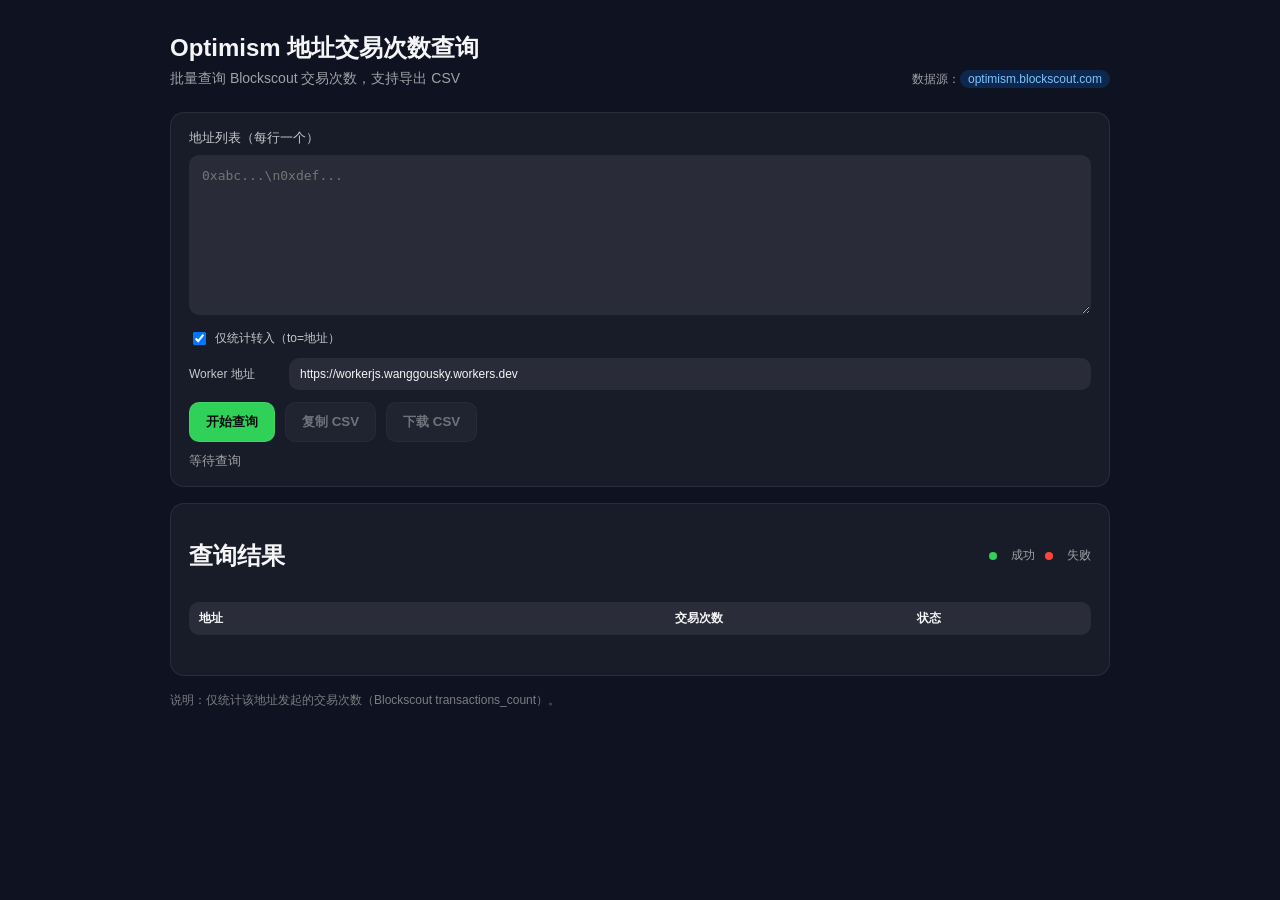
<file: index.html>
<!DOCTYPE html>
<html lang="zh-CN">
  <head>
    <meta charset="UTF-8" />
    <meta name="viewport" content="width=device-width, initial-scale=1.0" />
    <title>Optimism 地址交易次数查询</title>
    <link rel="stylesheet" href="./styles.css" />
  </head>
  <body>
    <div class="app">
      <header class="header">
        <div>
          <h1>Optimism 地址交易次数查询</h1>
          <p class="subtitle">批量查询 Blockscout 交易次数，支持导出 CSV</p>
        </div>
        <div class="meta">
          数据源：<span class="tag">optimism.blockscout.com</span>
        </div>
      </header>

      <section class="card">
        <label for="addressInput" class="label">地址列表（每行一个）</label>
        <textarea
          id="addressInput"
          class="textarea"
          placeholder="0xabc...\n0xdef..."
        ></textarea>

        <div class="proxy-row">
          <label class="checkbox">
            <input type="checkbox" id="onlyIncoming" checked />
            仅统计转入（to=地址）
          </label>
        </div>

        <div class="proxy-row">
          <label for="workerUrl" class="label-inline">Worker 地址</label>
          <input
            id="workerUrl"
            class="input"
            type="text"
            value="https://workerjs.wanggousky.workers.dev"
            disabled
          />
        </div>

        <div class="controls">
          <button id="btnQuery" class="btn primary">开始查询</button>
          <button id="btnCopy" class="btn" disabled>复制 CSV</button>
          <button id="btnDownload" class="btn" disabled>下载 CSV</button>
        </div>

        <div class="status">
          <span id="statusText">等待查询</span>
          <span id="statusHint" class="hint"></span>
        </div>
      </section>

      <section class="card">
        <div class="result-header">
          <h2>查询结果</h2>
          <div class="legend">
            <span class="dot ok"></span>成功
            <span class="dot fail"></span>失败
          </div>
        </div>
        <div class="table" id="resultTable">
          <div class="row header">
            <div>地址</div>
            <div>交易次数</div>
            <div>状态</div>
          </div>
        </div>
      </section>

      <footer class="footer">
        说明：仅统计该地址发起的交易次数（Blockscout transactions_count）。
      </footer>
    </div>

    <script src="./app.js"></script>
  </body>
</html>
</file>
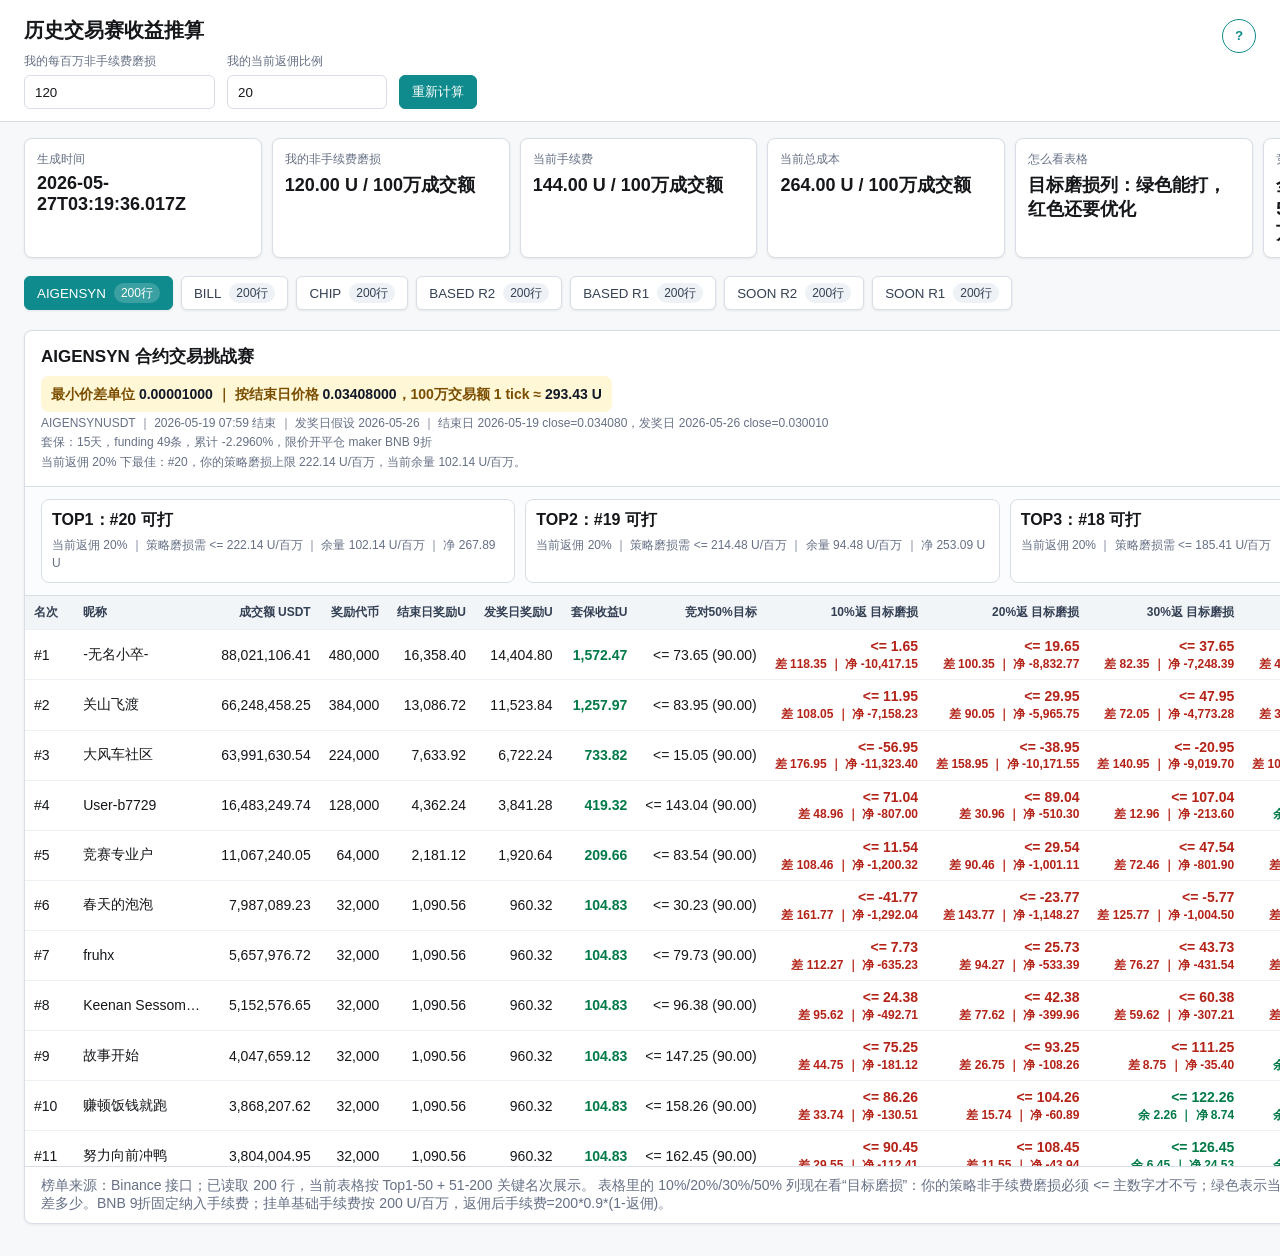
<file: lishi/index.html>
<!doctype html>
<html lang="zh-CN">
<head>
  <meta charset="utf-8">
  <meta name="viewport" content="width=device-width, initial-scale=1">
  <title>历史交易赛收益推算</title>
  <style>
    :root {
      --bg: #f7f8fa;
      --panel: #ffffff;
      --text: #15171a;
      --muted: #667085;
      --line: #d8dde6;
      --accent: #0f8b8d;
      --warn: #b54708;
      --bad: #b42318;
      --good: #027a48;
      --shadow: 0 1px 3px rgba(16, 24, 40, .08);
    }
    * { box-sizing: border-box; }
    body {
      margin: 0;
      background: var(--bg);
      color: var(--text);
      font-family: -apple-system, BlinkMacSystemFont, "Segoe UI", sans-serif;
      font-size: 14px;
    }
    header {
      padding: 18px 24px 12px;
      border-bottom: 1px solid var(--line);
      background: var(--panel);
      position: sticky;
      top: 0;
      z-index: 5;
    }
    .header-top {
      display: flex;
      justify-content: space-between;
      gap: 12px;
      align-items: center;
    }
    h1 { margin: 0 0 10px; font-size: 20px; line-height: 1.25; }
    .controls { display: flex; gap: 12px; flex-wrap: wrap; align-items: end; }
    label { display: grid; gap: 5px; color: var(--muted); font-size: 12px; }
    input, select {
      height: 34px;
      border: 1px solid var(--line);
      border-radius: 6px;
      padding: 0 10px;
      background: #fff;
      color: var(--text);
      min-width: 160px;
    }
    button {
      height: 34px;
      border: 1px solid var(--accent);
      border-radius: 6px;
      padding: 0 12px;
      background: var(--accent);
      color: #fff;
      cursor: pointer;
    }
    .help-btn {
      flex: 0 0 auto;
      width: 34px;
      padding: 0;
      border-radius: 50%;
      font-weight: 800;
      background: #fff;
      color: var(--accent);
    }
    .help-popover {
      position: fixed;
      top: 58px;
      right: 24px;
      width: min(420px, calc(100vw - 32px));
      background: var(--panel);
      border: 1px solid var(--line);
      border-radius: 8px;
      box-shadow: 0 12px 32px rgba(16, 24, 40, .16);
      padding: 14px 16px;
      z-index: 20;
      display: none;
    }
    .help-popover.open { display: block; }
    .help-popover h3 { margin: 0 0 8px; font-size: 15px; }
    .help-popover p { margin: 8px 0; color: var(--muted); line-height: 1.55; }
    .help-popover strong { color: var(--text); }
    main { padding: 16px 24px 32px; display: grid; gap: 16px; }
    .competition-tabs {
      display: flex;
      gap: 8px;
      overflow-x: auto;
      padding: 2px 0 4px;
      scrollbar-width: thin;
    }
    .tab-btn {
      flex: 0 0 auto;
      display: inline-flex;
      align-items: center;
      gap: 8px;
      max-width: 260px;
      background: var(--panel);
      color: #344054;
      border-color: var(--line);
      box-shadow: var(--shadow);
    }
    .tab-btn.active {
      color: #fff;
      background: var(--accent);
      border-color: var(--accent);
    }
    .tab-btn .tab-name {
      overflow: hidden;
      text-overflow: ellipsis;
      white-space: nowrap;
    }
    .tab-btn .tab-count {
      flex: 0 0 auto;
      min-width: 38px;
      height: 20px;
      line-height: 20px;
      border-radius: 999px;
      padding: 0 7px;
      background: #eef2f6;
      color: #344054;
      font-size: 12px;
      text-align: center;
    }
    .tab-btn.active .tab-count { background: rgba(255, 255, 255, .18); color: #fff; }
    .summary {
      display: grid;
      grid-template-columns: repeat(auto-fit, minmax(210px, 1fr));
      gap: 10px;
    }
    .best-strip {
      display: grid;
      grid-template-columns: repeat(auto-fit, minmax(250px, 1fr));
      gap: 10px;
      padding: 12px 16px;
      border-bottom: 1px solid var(--line);
      background: #fbfcfd;
    }
    .best-item {
      border: 1px solid var(--line);
      border-radius: 8px;
      padding: 10px;
      background: #fff;
      min-width: 0;
    }
    .best-item .rank { font-size: 16px; font-weight: 750; }
    .best-item .detail { margin-top: 5px; color: var(--muted); font-size: 12px; line-height: 1.5; }
    .metric, section {
      background: var(--panel);
      border: 1px solid var(--line);
      border-radius: 8px;
      box-shadow: var(--shadow);
    }
    .metric { padding: 12px; }
    .metric .label { color: var(--muted); font-size: 12px; }
    .metric .value { margin-top: 5px; font-size: 18px; font-weight: 700; }
    section { overflow: hidden; }
    .section-head {
      display: flex;
      justify-content: space-between;
      gap: 12px;
      padding: 14px 16px;
      border-bottom: 1px solid var(--line);
      align-items: start;
    }
    h2 { margin: 0; font-size: 17px; }
    .meta { color: var(--muted); font-size: 12px; line-height: 1.6; }
    .market-highlight {
      display: inline-block;
      margin: 8px 0 2px;
      padding: 8px 10px;
      border-radius: 8px;
      background: #fff7d6;
      color: #7a4d00;
      font-size: 14px;
      font-weight: 800;
      line-height: 1.45;
    }
    .market-highlight span { color: #111827; }
    .status { font-weight: 700; }
    .status.ok { color: var(--good); }
    .status.bad { color: var(--bad); }
    .status.warn { color: var(--warn); }
    .table-wrap {
      overflow: auto;
      max-height: min(680px, calc(100vh - 330px));
      min-height: 360px;
    }
    table { width: 100%; border-collapse: collapse; min-width: 1180px; }
    th, td {
      padding: 7px 9px;
      border-bottom: 1px solid #edf0f4;
      text-align: right;
      white-space: nowrap;
      height: 34px;
    }
    th {
      position: sticky;
      top: 0;
      background: #f2f5f8;
      z-index: 1;
      color: #344054;
      font-size: 12px;
    }
    td:first-child, th:first-child,
    td:nth-child(2), th:nth-child(2) { text-align: left; }
    .rank-col { width: 64px; }
    .name-col {
      width: 138px;
      max-width: 138px;
      overflow: hidden;
      text-overflow: ellipsis;
    }
    .scenario-cell {
      min-width: 118px;
      line-height: 1.35;
    }
    .scenario-cell .main { font-weight: 700; }
    .scenario-cell .sub { color: var(--muted); font-size: 12px; }
    .scenario-cell.negative .sub { color: var(--bad); }
    .scenario-cell.positive .sub { color: var(--good); }
    .positive { color: var(--good); font-weight: 650; }
    .negative { color: var(--bad); font-weight: 650; }
    .muted { color: var(--muted); }
    .note { padding: 10px 16px; color: var(--muted); border-top: 1px solid var(--line); }
  </style>
</head>
<body>
  <header>
    <div class="header-top">
      <h1>历史交易赛收益推算</h1>
      <button id="helpBtn" class="help-btn" type="button" title="查看计算说明">?</button>
    </div>
    <div class="controls">
      <label>我的每百万非手续费磨损
        <input id="wearInput" type="number" step="0.01" placeholder="例如 120">
      </label>
      <label>我的当前返佣比例
        <input id="myRebateInput" type="number" min="0" max="100" step="1" value="20">
      </label>
      <button id="applyBtn">重新计算</button>
    </div>
    <div id="helpPopover" class="help-popover" role="dialog" aria-label="计算说明">
      <h3>计算说明</h3>
      <p><strong>目标磨损</strong>：这一列的主数字是“策略非手续费磨损必须 <= 多少 U/百万才不亏”。绿色代表当前输入能扛住，红色代表还差多少。</p>
      <p><strong>手续费</strong>：BNB 9折固定纳入计算，挂单基础手续费按 200 U/百万。返佣后手续费 = 200 * 0.9 * (1 - 返佣)。20%返佣就是 144 U/百万。</p>
      <p><strong>竞对50%目标</strong>：假设所有对手都是 BNB 9折 + 50%返佣，手续费 90 U/百万，用最低成本压测。</p>
      <p><strong>套保收益</strong>：按 15 天 1x 看空计算，限价开平仓手续费用 BNB 9折 maker 费率，资金费率来自 Binance 历史资金费率接口。正资金费率时空单收钱，负资金费率时空单付钱。</p>
    </div>
  </header>
  <main>
    <div class="summary" id="summary"></div>
    <div class="competition-tabs" id="competitionTabs"></div>
    <div id="sections"></div>
  </main>
  <script src="./report_data.js"></script>
  <script>
    const report = window.LISHI_REPORT || { competitions: [], feeScenarios: [] };
    const wearInput = document.getElementById('wearInput');
    const myRebateInput = document.getElementById('myRebateInput');
    const REBATE_SCENARIOS = [10, 20, 30, 50];
    const MAKER_FEE_PER_1M = 200;
    const BNB_DISCOUNT = 0.9;
    let activeCompetitionSlug = report.competitions[0]?.slug || '';
    wearInput.value = report.assumptions && Number.isFinite(Number(report.assumptions.userWearCostPer1mU))
      ? String(report.assumptions.userWearCostPer1mU)
      : '0';

    function money(value, digits = 2) {
      if (value === null || value === undefined || Number.isNaN(Number(value))) return '-';
      return Number(value).toLocaleString('en-US', { maximumFractionDigits: digits, minimumFractionDigits: digits });
    }
    function token(value) {
      if (value === null || value === undefined || Number.isNaN(Number(value))) return '-';
      return Number(value).toLocaleString('en-US', { maximumFractionDigits: 4 });
    }
    function shortName(value, maxUnits = 16) {
      const text = String(value || '');
      let units = 0;
      let out = '';
      for (const char of text) {
        const code = char.codePointAt(0);
        const width = code > 255 ? 2 : 1;
        if (units + width > maxUnits) return `${out}...`;
        units += width;
        out += char;
      }
      return out;
    }
    function cssNum(value) {
      if (value === null || value === undefined || Number.isNaN(Number(value))) return '';
      return Number(value) >= 0 ? 'positive' : 'negative';
    }
    function rewardForRank(tiers, rank) {
      const tier = tiers.find((item) => rank >= item.rankStart && rank <= item.rankEnd);
      return tier ? Number(tier.rewardToken) : 0;
    }
    function makerFeeCostPer1m(rebatePct) {
      const rebateRate = Math.max(0, Math.min(100, Number(rebatePct || 0))) / 100;
      return MAKER_FEE_PER_1M * BNB_DISCOUNT * (1 - rebateRate);
    }
    function scenarioCalc(row, rebatePct, inputs) {
      const feePer1m = makerFeeCostPer1m(rebatePct);
      const volumeM = row.volumeUSDT / 1000000;
      const rewardIssueU = row.rewardAtIssueU;
      const hedgePnLU = row.hedgeNetU;
      const lockedRewardU = row.hedgeLockedRewardU;
      const maxWearIssue = rewardIssueU === null ? null : rewardIssueU / volumeM - feePer1m;
      const maxWearHedged = lockedRewardU === null ? null : lockedRewardU / volumeM - feePer1m;
      const tradingCostU = volumeM * (feePer1m + inputs.nonFeeWearPer1m);
      return {
        rebatePct,
        feePer1m,
        hedgePnLU,
        lockedRewardU,
        maxWearIssue,
        maxWearHedged,
        netIssueU: rewardIssueU === null ? null : rewardIssueU - tradingCostU,
        netHedgedU: lockedRewardU === null ? null : lockedRewardU - tradingCostU,
      };
    }
    function calculateRow(row, competition, inputs) {
      const current = scenarioCalc(row, inputs.myRebatePct, inputs);
      const competitor = scenarioCalc(row, 50, inputs);
      const optimizeNeeded = current.maxWearIssue === null ? null : Math.max(0, inputs.nonFeeWearPer1m - current.maxWearIssue);
      return {
        current,
        competitor,
        marginAfterMyCost: current.maxWearIssue === null ? null : current.maxWearIssue - inputs.nonFeeWearPer1m,
        costCeiling: current.maxWearIssue,
        optimizeNeeded,
        userNet: current.netIssueU,
        hedgedUserNet: current.netHedgedU,
      };
    }
    function currentInputs() {
      return {
        nonFeeWearPer1m: Number(wearInput.value || 0),
        myRebatePct: Number(myRebateInput.value || 0),
      };
    }
    function bestForCompetition(competition, inputs, limit = 1) {
      const candidates = [];
      for (const row of competition.rows || []) {
        const calc = calculateRow(row, competition, inputs);
        if (Number.isFinite(calc.userNet)) candidates.push({ competition, row, calc });
      }
      const viable = candidates.filter((item) => item.calc.marginAfterMyCost >= 0)
        .sort((a, b) => b.calc.userNet - a.calc.userNet);
      if (viable.length) return limit === 1 ? { status: 'viable', ...viable[0] } : viable.slice(0, limit).map((item) => ({ status: 'viable', ...item }));
      candidates.sort((a, b) => a.calc.optimizeNeeded - b.calc.optimizeNeeded);
      if (!candidates.length) return limit === 1 ? null : [];
      return limit === 1
        ? { status: 'needs_optimization', ...candidates[0] }
        : candidates.slice(0, limit).map((item) => ({ status: 'needs_optimization', ...item }));
    }
    function renderBestStrip(competition, inputs) {
      const bestItems = bestForCompetition(competition, inputs, 3);
      if (!bestItems.length) return '<div class="best-strip"><div class="muted">当前没有可计算榜单行。</div></div>';
      return `<div class="best-strip">${bestItems.map((item, idx) => {
        const status = item.status === 'viable' ? '可打' : '需优化';
        return `<div class="best-item">
          <div class="rank">TOP${idx + 1}：#${item.row.rank} ${status}</div>
          <div class="detail">当前返佣 ${money(inputs.myRebatePct, 0)}% ｜ 策略磨损需 <= ${money(item.calc.costCeiling, 2)} U/百万 ｜ ${item.calc.marginAfterMyCost >= 0 ? '余量' : '还差'} ${money(Math.abs(item.calc.marginAfterMyCost), 2)} U/百万 ｜ 净 ${money(item.calc.userNet, 2)} U</div>
        </div>`;
      }).join('')}</div>`;
    }
    function competitionTabLabel(competition) {
      if (competition.token && competition.stage) return `${competition.token} ${competition.stage}`;
      if (competition.token) return competition.token;
      return competition.name || competition.slug || '未命名交易赛';
    }
    function renderCompetitionTabs() {
      const tabsEl = document.getElementById('competitionTabs');
      if (!report.competitions.length) {
        tabsEl.innerHTML = '';
        return;
      }
      if (!report.competitions.some((item) => item.slug === activeCompetitionSlug)) {
        activeCompetitionSlug = report.competitions[0].slug;
      }
      tabsEl.innerHTML = report.competitions.map((competition) => {
        const st = competition.leaderboardStatus || {};
        const active = competition.slug === activeCompetitionSlug ? ' active' : '';
        return `<button class="tab-btn${active}" type="button" data-slug="${competition.slug}" title="${competition.name}">
          <span class="tab-name">${competitionTabLabel(competition)}</span>
          <span class="tab-count">${st.rowCount || 0}行</span>
        </button>`;
      }).join('');
      tabsEl.querySelectorAll('.tab-btn').forEach((button) => {
        button.addEventListener('click', () => {
          activeCompetitionSlug = button.dataset.slug;
          render();
        });
      });
    }
    function renderCompetition(competition, inputs) {
      const st = competition.leaderboardStatus || {};
      const statusClass = st.ok ? 'ok' : (st.reason === 'missing_resource_id' ? 'bad' : 'warn');
      const priceLine = `结束日 ${competition.prices?.end?.ymd || '-'} close=${money(competition.prices?.end?.price, 6)}，发奖日 ${competition.prices?.reward?.ymd || competition.rewardIssueDate || '-'} close=${money(competition.prices?.reward?.price, 6)}`;
      const hedgeLine = competition.hedge?.funding?.ok
        ? `套保：${competition.hedge.periodDays || 15}天，funding ${competition.hedge.funding.count || 0}条，累计 ${(Number(competition.hedge.funding.sumFundingRate || 0) * 100).toFixed(4)}%，限价开平仓 maker BNB 9折`
        : `套保：funding 未取到（${competition.hedge?.funding?.reason || 'unknown'}）`;
      const market = competition.market || {};
      const marketLine = market.ok
        ? `最小价差单位 <span>${money(market.tickSize, 8)}</span> ｜ 按结束日价格 <span>${money(market.endClosePrice, 8)}</span>，100万交易额 1 tick ≈ <span>${money(market.oneTickCostPer1mUAtEnd, 2)} U</span>`
        : `最小价差单位未取到：${market.reason || 'unknown'}`;
      const best = bestForCompetition(competition, inputs);
      const bestLine = best
        ? best.status === 'viable'
          ? `当前返佣 ${money(inputs.myRebatePct, 0)}% 下最佳：#${best.row.rank}，你的策略磨损上限 ${money(best.calc.costCeiling, 2)} U/百万，当前余量 ${money(best.calc.marginAfterMyCost, 2)} U/百万。`
          : `当前返佣 ${money(inputs.myRebatePct, 0)}% 下暂无可行名次；最接近 #${best.row.rank}，策略磨损需至少再降 ${money(best.calc.optimizeNeeded, 2)} U/百万。`
        : '当前没有可计算榜单行。';
      const rows = (competition.rows || []).map((row) => {
        const calc = calculateRow(row, competition, inputs);
        const hedgeCell = calc.current.hedgePnLU === null
          ? '-'
          : `${money(calc.current.hedgePnLU, 2)}`;
        const scenarioCells = REBATE_SCENARIOS.map((rebatePct) => {
          const sc = scenarioCalc(row, rebatePct, inputs);
          const gap = sc.maxWearIssue === null ? null : sc.maxWearIssue - inputs.nonFeeWearPer1m;
          const cls = cssNum(gap);
          const statusText = gap === null ? '-' : gap >= 0 ? `余 ${money(gap, 2)}` : `差 ${money(Math.abs(gap), 2)}`;
          return `<td class="scenario-cell ${cls}" title="BNB 9折固定，挂单手续费/百万=${money(sc.feePer1m, 2)}。主数字是该返佣档下，为了不亏钱，策略非手续费磨损必须小于等于多少；下面用你顶部输入的当前磨损计算余量/差距，并给出发奖日净利润。">
            <div class="main"><= ${money(sc.maxWearIssue, 2)}</div>
            <div class="sub">${statusText} ｜ 净 ${money(sc.netIssueU, 2)}</div>
          </td>`;
        }).join('');
        return `<tr>
          <td class="rank-col">#${row.rank}</td>
          <td class="name-col" title="${row.name || ''}">${shortName(row.name)}</td>
          <td>${money(row.volumeUSDT, 2)}</td>
          <td>${token(row.rewardToken)}</td>
          <td>${money(row.rewardAtEndU, 2)}</td>
          <td>${money(row.rewardAtIssueU, 2)}</td>
          <td class="${cssNum(calc.current.hedgePnLU)}" title="结束日奖励U - 发奖日奖励U - 限价开平仓手续费 + 空单资金费率收益。">${hedgeCell}</td>
          <td title="竞对最坏假设：BNB 9折 + 50%返佣。这里是竞对在该名次不亏钱时，策略非手续费磨损最多能到多少；括号内是手续费/百万。"><= ${money(calc.competitor.maxWearIssue, 2)} (${money(calc.competitor.feePer1m, 2)})</td>
          ${scenarioCells}
          <td class="${cssNum(calc.current.netHedgedU)}" title="按结束日奖励价值锁定，扣自动计算的套保手续费/资金费率，再扣当前返佣档位手续费和非手续费磨损。">${money(calc.current.netHedgedU, 2)}</td>
        </tr>`;
      }).join('');
      const sourceText = st.reason === 'snapshot_file' ? '本地 Top200 快照' : 'Binance 接口';
      const note = st.ok
        ? `榜单来源：${sourceText}；已读取 ${st.rowCount} 行，当前表格按 Top1-50 + 51-200 关键名次展示。`
        : `榜单未抓取：${st.reason || 'unknown'}。补上 resourceId 或快照后重新运行脚本即可生成同样维度的计算。`;
      return `<section>
        <div class="section-head">
          <div>
            <h2>${competition.name}</h2>
            <div class="market-highlight">${marketLine}</div>
            <div class="meta">${competition.symbol} ｜ ${competition.endTimeBeijing || '-'} 结束 ｜ 发奖日假设 ${competition.rewardIssueDate || '-'} ｜ ${priceLine}</div>
            <div class="meta">${hedgeLine}</div>
            <div class="meta">${bestLine}</div>
            ${competition.stageNote ? `<div class="meta">${competition.stageNote}</div>` : ''}
          </div>
          <div class="status ${statusClass}">${st.ok ? '榜单可用' : '榜单缺失'}</div>
        </div>
        ${renderBestStrip(competition, inputs)}
        <div class="table-wrap">
          <table>
            <thead>
              <tr>
                <th>名次</th><th>昵称</th><th>成交额 USDT</th><th>奖励代币</th>
                <th title="比赛结束日代币奖励价值。">结束日奖励U</th>
                <th title="奖励发布当日代币奖励价值，未套保口径。">发奖日奖励U</th>
                <th title="结束日奖励U - 发奖日奖励U - 限价开平仓手续费 + 空单资金费率收益。">套保收益U</th>
                <th title="竞对最坏假设：BNB 9折 + 50%返佣。显示竞对不亏钱所能承受的策略非手续费磨损/百万，括号为手续费/百万。">竞对50%目标</th>
                ${REBATE_SCENARIOS.map((pct) => `<th title="BNB 9折固定。主数字=该返佣档下，你的策略非手续费磨损必须压到多少以内才不亏钱；下方显示当前余量/差距和发奖日净利润。">${pct}%返 目标磨损</th>`).join('')}
                <th title="按当前返佣比例、结束日奖励价值、自动套保成本计算。">当前套保后利润</th>
              </tr>
            </thead>
            <tbody>${rows || '<tr><td colspan="12" class="muted">暂无榜单行</td></tr>'}</tbody>
          </table>
        </div>
        <div class="note">${note} 表格里的 10%/20%/30%/50% 列现在看“目标磨损”：你的策略非手续费磨损必须 <= 主数字才不亏；绿色表示当前顶部输入能扛住，红色表示还差多少。BNB 9折固定纳入手续费；挂单基础手续费按 200 U/百万，返佣后手续费=200*0.9*(1-返佣)。</div>
      </section>`;
    }
    function render() {
      const inputs = currentInputs();
      document.getElementById('summary').innerHTML = [
        ['生成时间', report.generatedAt || '-'],
        ['我的非手续费磨损', `${money(inputs.nonFeeWearPer1m, 2)} U / 100万成交额`],
        ['当前手续费', `${money(makerFeeCostPer1m(inputs.myRebatePct), 2)} U / 100万成交额`],
        ['当前总成本', `${money(inputs.nonFeeWearPer1m + makerFeeCostPer1m(inputs.myRebatePct), 2)} U / 100万成交额`],
        ['怎么看表格', '目标磨损列：绿色能打，红色还要优化'],
        ['竞对压力假设', '全部名次：BNB 9折 + 50%返佣，手续费90 U/百万'],
      ].map(([label, value]) => `<div class="metric"><div class="label">${label}</div><div class="value">${value}</div></div>`).join('');

      renderCompetitionTabs();
      const activeCompetition = report.competitions.find((competition) => competition.slug === activeCompetitionSlug);
      document.getElementById('sections').innerHTML = activeCompetition
        ? renderCompetition(activeCompetition, inputs)
        : '<section><div class="note">暂无交易赛数据。</div></section>';
    }
    document.getElementById('applyBtn').addEventListener('click', render);
    document.getElementById('helpBtn').addEventListener('click', () => {
      document.getElementById('helpPopover').classList.toggle('open');
    });
    document.addEventListener('click', (event) => {
      const popover = document.getElementById('helpPopover');
      const button = document.getElementById('helpBtn');
      if (!popover.contains(event.target) && event.target !== button) popover.classList.remove('open');
    });
    wearInput.addEventListener('input', render);
    myRebateInput.addEventListener('input', render);
    render();
  </script>
</body>
</html>
</file>
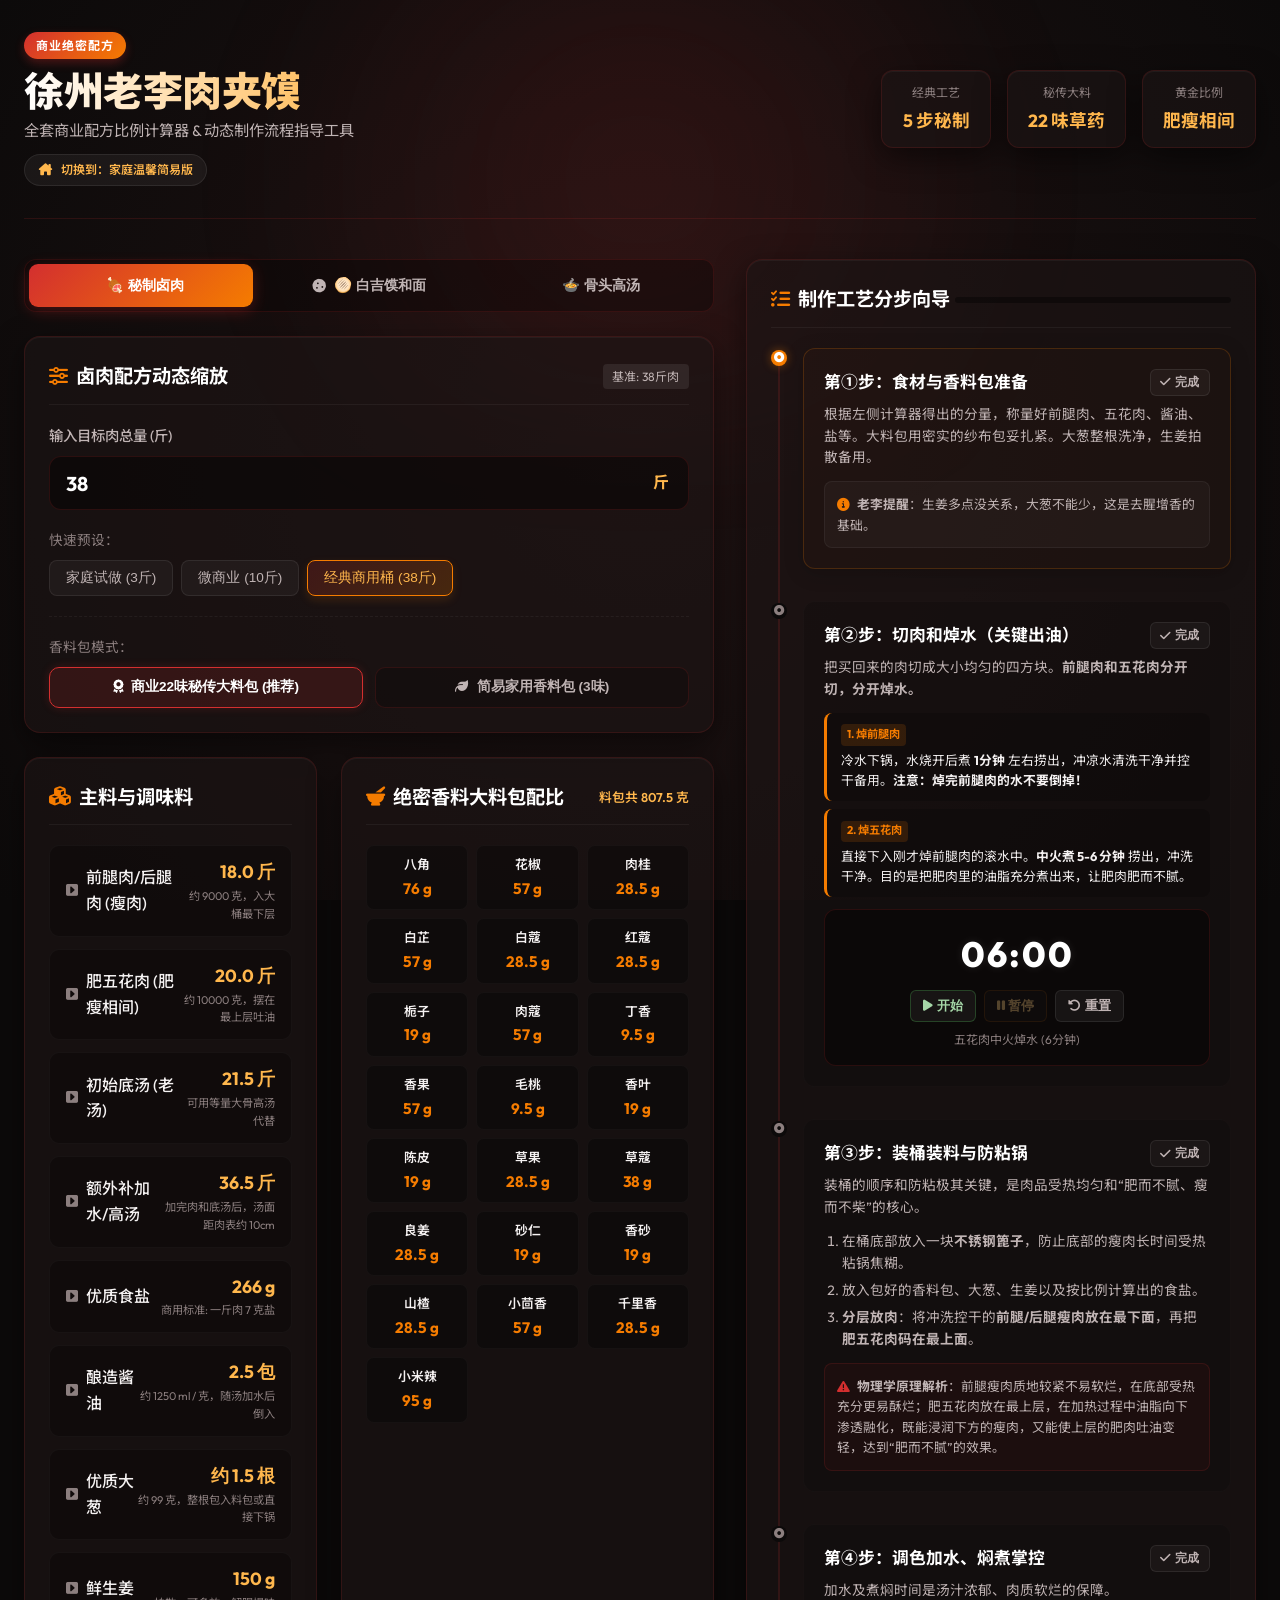
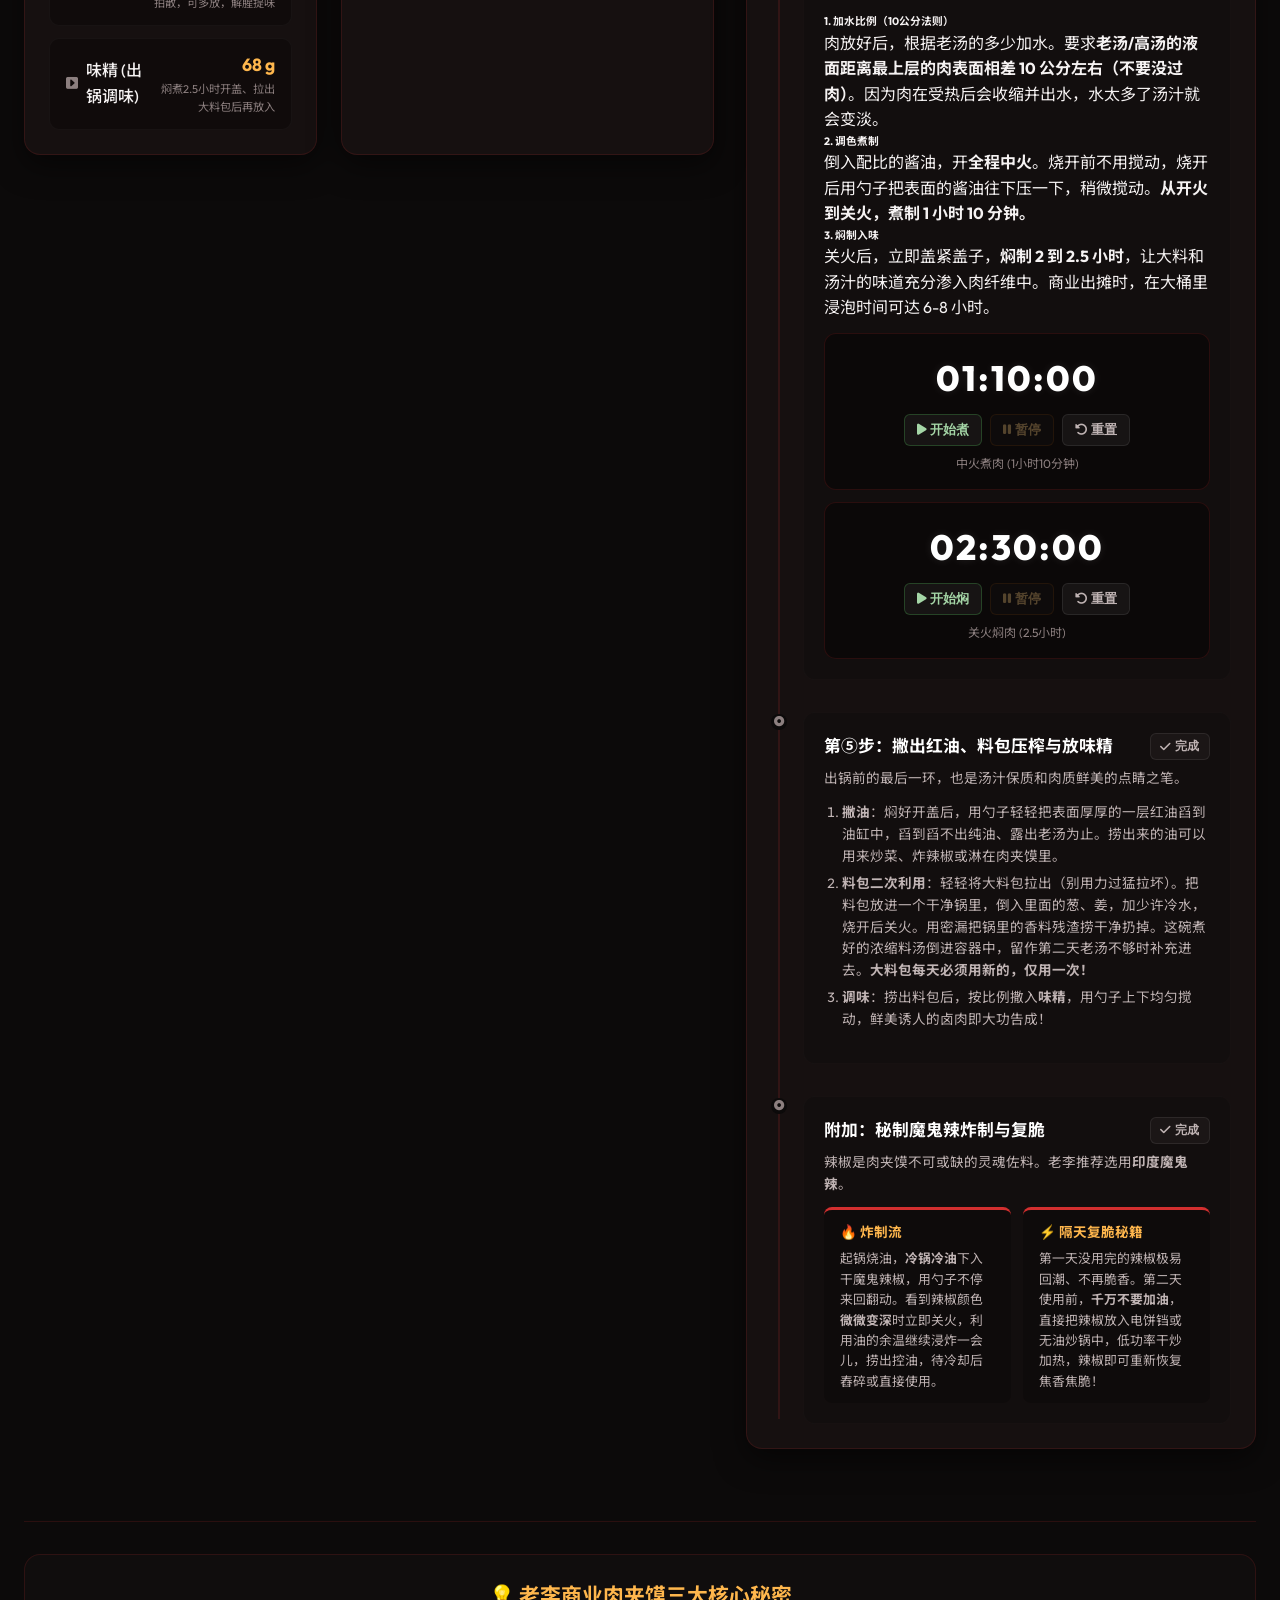
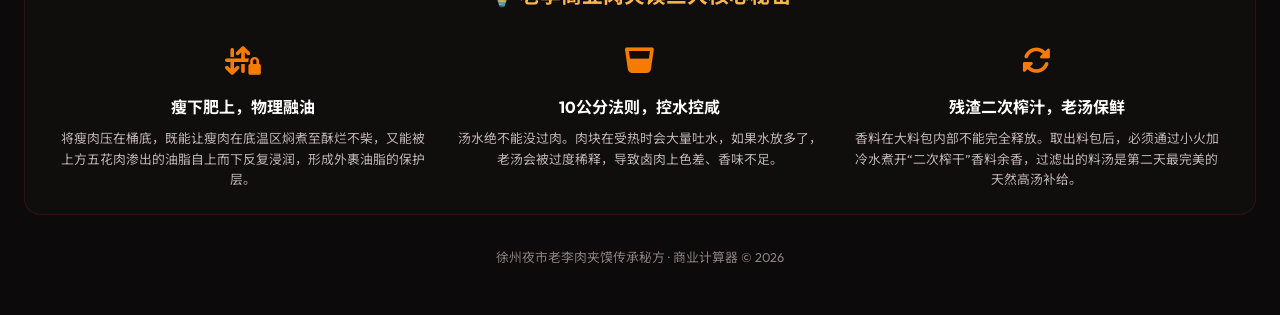
<file: meat-burger-recipe/index.html>
<!DOCTYPE html>
<html lang="zh-CN">
<head>
    <meta charset="UTF-8">
    <meta name="viewport" content="width=device-width, initial-scale=1.0">
    <title>徐州老李肉夹馍 · 全套商业配方助手</title>
    <!-- 引入高端现代字体 -->
    <link rel="preconnect" href="https://fonts.googleapis.com">
    <link rel="preconnect" href="https://fonts.gstatic.com" crossorigin>
    <link href="https://fonts.googleapis.com/css2?family=Noto+Sans+SC:wght@300;400;500;700;900&family=Outfit:wght@300;400;500;600;700;800&display=swap" rel="stylesheet">
    <!-- 引入 FontAwesome 图标库 -->
    <link rel="stylesheet" href="https://cdnjs.cloudflare.com/ajax/libs/font-awesome/6.4.0/css/all.min.css">
    <link rel="stylesheet" href="style.css">
</head>
<body>
    <div class="app-background"></div>
    
    <div class="container">
        <!-- 头部 Header -->
        <header class="app-header animate-fade-in">
            <div class="logo-area">
                <span class="badge">商业绝密配方</span>
                <h1>徐州老李肉夹馍</h1>
                <p class="subtitle">全套商业配方比例计算器 & 动态制作流程指导工具</p>
                <div class="version-switch">
                    <a href="family.html" class="btn-switch-link to-family"><i class="fa-solid fa-house-chimney"></i> 切换到：家庭温馨简易版</a>
                </div>
            </div>
            <div class="quick-stats">
                <div class="stat-card">
                    <span class="label">经典工艺</span>
                    <span class="value">5 步秘制</span>
                </div>
                <div class="stat-card">
                    <span class="label">秘传大料</span>
                    <span class="value">22 味草药</span>
                </div>
                <div class="stat-card">
                    <span class="label">黄金比例</span>
                    <span class="value">肥瘦相间</span>
                </div>
            </div>
        </header>

        <!-- 主体布局：计算器 + 时间轴步骤 -->
        <main class="app-main">
            
            <!-- 左侧：计算器控制面板 -->
            <section class="calc-section animate-slide-up">
                <!-- 导航 Tab -->
                <nav class="tabs-nav" id="calc-tabs">
                    <button class="tab-btn active" data-tab="stew-meat">
                        <i class="fa-solid fa-meat"></i> 🍖 秘制卤肉
                    </button>
                    <button class="tab-btn" data-tab="dough-bake">
                        <i class="fa-solid fa-cookie"></i> 🫓 白吉馍和面
                    </button>
                    <button class="tab-btn" data-tab="bone-soup">
                        <i class="fa-solid fa-bowl-hot"></i> 🍲 骨头高汤
                    </button>
                </nav>

                <!-- Tab 内容 1: 秘制卤肉计算器 -->
                <div class="tab-content active" id="tab-stew-meat">
                    <div class="card">
                        <div class="card-header">
                            <h3><i class="fa-solid fa-sliders"></i> 卤肉配方动态缩放</h3>
                            <span class="info-tag">基准: 38斤肉</span>
                        </div>
                        <div class="card-body">
                            <div class="input-group-wrapper">
                                <div class="input-field">
                                    <label for="meat-weight">输入目标肉总量 (斤)</label>
                                    <div class="input-with-unit">
                                        <input type="number" id="meat-weight" value="38" min="0.5" step="0.5">
                                        <span class="unit">斤</span>
                                    </div>
                                </div>
                                <div class="preset-wrapper">
                                    <label>快速预设：</label>
                                    <div class="preset-buttons">
                                        <button class="btn-preset" data-val="3">家庭试做 (3斤)</button>
                                        <button class="btn-preset" data-val="10">微商业 (10斤)</button>
                                        <button class="btn-preset active" data-val="38">经典商用桶 (38斤)</button>
                                    </div>
                                </div>
                            </div>

                            <div class="toggle-wrapper">
                                <label>香料包模式：</label>
                                <div class="toggle-buttons">
                                    <button class="btn-toggle active" id="mode-commercial" data-mode="commercial">
                                        <i class="fa-solid fa-award"></i> 商业22味秘传大料包 (推荐)
                                    </button>
                                    <button class="btn-toggle" id="mode-simple" data-mode="simple">
                                        <i class="fa-solid fa-leaf"></i> 简易家用香料包 (3味)
                                    </button>
                                </div>
                            </div>
                        </div>
                    </div>

                    <!-- 计算结果展示 -->
                    <div class="results-grid">
                        <!-- 主料与调料 -->
                        <div class="card result-card main-ingredients-card">
                            <div class="card-header">
                                <h4><i class="fa-solid fa-cubes"></i> 主料与调味料</h4>
                            </div>
                            <div class="card-body">
                                <ul class="ingredient-list" id="meat-main-list">
                                    <!-- 动态插入 -->
                                </ul>
                            </div>
                        </div>

                        <!-- 绝密大料包 -->
                        <div class="card result-card spice-ingredients-card">
                            <div class="card-header">
                                <h4><i class="fa-solid fa-mortar-pestle"></i> 绝密香料大料包配比</h4>
                                <span class="total-spice-weight" id="total-spice-weight">共 0 克</span>
                            </div>
                            <div class="card-body">
                                <div class="spice-grid" id="meat-spice-list">
                                    <!-- 动态插入 -->
                                </div>
                            </div>
                        </div>
                    </div>
                </div>

                <!-- Tab 内容 2: 白吉馍和面计算器 -->
                <div class="tab-content" id="tab-dough-bake">
                    <div class="card">
                        <div class="card-header">
                            <h3><i class="fa-solid fa-wheat-awn"></i> 白吉馍和面配方缩放</h3>
                            <span class="info-tag">水面比 1:2</span>
                        </div>
                        <div class="card-body">
                            <div class="input-group-wrapper">
                                <div class="input-field">
                                    <label for="flour-weight">输入面粉总量</label>
                                    <div class="input-with-unit">
                                        <input type="number" id="flour-weight" value="1000" min="100" step="50">
                                        <span class="unit" id="flour-unit-label">克 (g)</span>
                                    </div>
                                </div>
                                <div class="preset-wrapper">
                                    <label>快速预设：</label>
                                    <div class="preset-buttons">
                                        <button class="btn-preset-flour" data-val="500">约10个馍 (500g)</button>
                                        <button class="btn-preset-flour active" data-val="1000">约20个馍 (1kg)</button>
                                        <button class="btn-preset-flour" data-val="5000">商用发面 (5kg)</button>
                                    </div>
                                </div>
                            </div>
                        </div>
                    </div>

                    <div class="card result-card">
                        <div class="card-header">
                            <h4><i class="fa-solid fa-scale-balanced"></i> 和面原材料精确配比</h4>
                        </div>
                        <div class="card-body">
                            <ul class="ingredient-list flour-result-list" id="flour-ingredients-list">
                                <!-- 动态插入 -->
                            </ul>
                        </div>
                    </div>
                </div>

                <!-- Tab 内容 3: 骨头高汤计算器 -->
                <div class="tab-content" id="tab-bone-soup">
                    <div class="card">
                        <div class="card-header">
                            <h3><i class="fa-solid fa-fire-burner"></i> 骨头高汤熬制计算</h3>
                            <span class="info-tag">基准: 50斤水</span>
                        </div>
                        <div class="card-body">
                            <div class="input-group-wrapper">
                                <div class="input-field">
                                    <label for="water-weight">输入拟加清水量 (斤)</label>
                                    <div class="input-with-unit">
                                        <input type="number" id="water-weight" value="50" min="5" step="5">
                                        <span class="unit">斤</span>
                                    </div>
                                </div>
                                <div class="preset-wrapper">
                                    <label>快速预设：</label>
                                    <div class="preset-buttons">
                                        <button class="btn-preset-water" data-val="10">家用小锅 (10斤)</button>
                                        <button class="btn-preset-water active" data-val="50">商用标配 (50斤)</button>
                                        <button class="btn-preset-water" data-val="100">大锅熬汤 (100斤)</button>
                                    </div>
                                </div>
                            </div>
                        </div>
                    </div>

                    <div class="card result-card">
                        <div class="card-header">
                            <h4><i class="fa-solid fa-kitchen-set"></i> 高汤熬制料单与盐量</h4>
                        </div>
                        <div class="card-body">
                            <ul class="ingredient-list soup-result-list" id="soup-ingredients-list">
                                <!-- 动态插入 -->
                            </ul>
                        </div>
                    </div>
                </div>
            </section>

            <!-- 右侧：分步工艺向导 -->
            <section class="flow-section animate-slide-up-delay">
                <div class="card flow-card">
                    <div class="card-header flow-header">
                        <h3><i class="fa-solid fa-list-check"></i> 制作工艺分步向导</h3>
                        <div class="progress-bar-container">
                            <div class="progress-bar-fill" id="flow-progress" style="width: 0%;"></div>
                        </div>
                    </div>

                    <div class="steps-timeline" id="steps-container">
                        <!-- 步骤 1: 食材准备 -->
                        <div class="step-item" id="step-1" data-step="1">
                            <div class="step-number"><i class="fa-solid fa-circle-dot"></i></div>
                            <div class="step-content">
                                <div class="step-title">
                                    <h5>第①步：食材与香料包准备</h5>
                                    <button class="btn-complete-step"><i class="fa-solid fa-check"></i> 完成</button>
                                </div>
                                <p class="step-desc">
                                    根据左侧计算器得出的分量，称量好前腿肉、五花肉、酱油、盐等。大料包用密实的纱布包妥扎紧。大葱整根洗净，生姜拍散备用。
                                </p>
                                <div class="step-tips">
                                    <i class="fa-solid fa-circle-info"></i> <strong>老李提醒</strong>：生姜多点没关系，大葱不能少，这是去腥增香的基础。
                                </div>
                            </div>
                        </div>

                        <!-- 步骤 2: 切肉与焯水 -->
                        <div class="step-item" id="step-2" data-step="2">
                            <div class="step-number"><i class="fa-solid fa-circle-dot"></i></div>
                            <div class="step-content">
                                <div class="step-title">
                                    <h5>第②步：切肉和焯水（关键出油）</h5>
                                    <button class="btn-complete-step"><i class="fa-solid fa-check"></i> 完成</button>
                                </div>
                                <p class="step-desc">
                                    把买回来的肉切成大小均匀的四方块。<strong>前腿肉和五花肉分开切，分开焯水。</strong>
                                </p>
                                <div class="sub-steps">
                                    <div class="sub-step">
                                        <span class="sub-badge">1. 焯前腿肉</span>
                                        <p>冷水下锅，水烧开后煮 <strong>1分钟</strong> 左右捞出，冲凉水清洗干净并控干备用。<strong>注意：焯完前腿肉的水不要倒掉！</strong></p>
                                    </div>
                                    <div class="sub-step">
                                        <span class="sub-badge">2. 焯五花肉</span>
                                        <p>直接下入刚才焯前腿肉的滚水中。<strong>中火煮 5-6 分钟</strong> 捞出，冲洗干净。目的是把肥肉里的油脂充分煮出来，让肥肉肥而不腻。</p>
                                    </div>
                                </div>
                                <!-- 焯水计时器 -->
                                <div class="timer-widget" data-duration="360" data-timer-name="五花肉焯水">
                                    <div class="timer-display">06:00</div>
                                    <div class="timer-controls">
                                        <button class="btn-timer btn-start"><i class="fa-solid fa-play"></i> 开始</button>
                                        <button class="btn-timer btn-pause" disabled><i class="fa-solid fa-pause"></i> 暂停</button>
                                        <button class="btn-timer btn-reset"><i class="fa-solid fa-rotate-left"></i> 重置</button>
                                    </div>
                                    <span class="timer-label">五花肉中火焯水 (6分钟)</span>
                                </div>
                            </div>
                        </div>

                        <!-- 步骤 3: 开始卤肉细节 -->
                        <div class="step-item" id="step-3" data-step="3">
                            <div class="step-number"><i class="fa-solid fa-circle-dot"></i></div>
                            <div class="step-content">
                                <div class="step-title">
                                    <h5>第③步：装桶装料与防粘锅</h5>
                                    <button class="btn-complete-step"><i class="fa-solid fa-check"></i> 完成</button>
                                </div>
                                <p class="step-desc">
                                    装桶的顺序和防粘极其关键，是肉品受热均匀和“肥而不腻、瘦而不柴”的核心。
                                </p>
                                <ol class="order-list">
                                    <li>在桶底部放入一块<strong>不锈钢篦子</strong>，防止底部的瘦肉长时间受热粘锅焦糊。</li>
                                    <li>放入包好的香料包、大葱、生姜以及按比例计算出的食盐。</li>
                                    <li><strong>分层放肉</strong>：将冲洗控干的<strong>前腿/后腿瘦肉放在最下面</strong>，再把<strong>肥五花肉码在最上面</strong>。</li>
                                </ol>
                                <div class="step-tips important-tip">
                                    <i class="fa-solid fa-triangle-exclamation"></i> <strong>物理学原理解析</strong>：前腿瘦肉质地较紧不易软烂，在底部受热充分更易酥烂；肥五花肉放在最上层，在加热过程中油脂向下渗透融化，既能浸润下方的瘦肉，又能使上层的肥肉吐油变轻，达到“肥而不腻”的效果。
                                </div>
                            </div>
                        </div>

                        <!-- 步骤 4: 调色与焖煮 -->
                        <div class="step-item" id="step-4" data-step="4">
                            <div class="step-number"><i class="fa-solid fa-circle-dot"></i></div>
                            <div class="step-content">
                                <div class="step-title">
                                    <h5>第④步：调色加水、焖煮掌控</h5>
                                    <button class="btn-complete-step"><i class="fa-solid fa-check"></i> 完成</button>
                                </div>
                                <p class="step-desc">
                                    加水及煮焖时间是汤汁浓郁、肉质软烂的保障。
                                </p>
                                <div class="process-box">
                                    <h6>1. 加水比例（10公分法则）</h6>
                                    <p>肉放好后，根据老汤的多少加水。要求<strong>老汤/高汤的液面距离最上层的肉表面相差 10 公分左右（不要没过肉）</strong>。因为肉在受热后会收缩并出水，水太多了汤汁就会变淡。</p>
                                    
                                    <h6>2. 调色煮制</h6>
                                    <p>倒入配比的酱油，开<strong>全程中火</strong>。烧开前不用搅动，烧开后用勺子把表面的酱油往下压一下，稍微搅动。<strong>从开火到关火，煮制 1 小时 10 分钟。</strong></p>
                                    
                                    <h6>3. 焖制入味</h6>
                                    <p>关火后，立即盖紧盖子，<strong>焖制 2 到 2.5 小时</strong>，让大料和汤汁的味道充分渗入肉纤维中。商业出摊时，在大桶里浸泡时间可达 6-8 小时。</p>
                                </div>

                                <div class="timers-group">
                                    <!-- 煮肉计时器 -->
                                    <div class="timer-widget" data-duration="4200" data-timer-name="煮肉">
                                        <div class="timer-display">01:10:00</div>
                                        <div class="timer-controls">
                                            <button class="btn-timer btn-start"><i class="fa-solid fa-play"></i> 开始煮</button>
                                            <button class="btn-timer btn-pause" disabled><i class="fa-solid fa-pause"></i> 暂停</button>
                                            <button class="btn-timer btn-reset"><i class="fa-solid fa-rotate-left"></i> 重置</button>
                                        </div>
                                        <span class="timer-label">中火煮肉 (1小时10分钟)</span>
                                    </div>
                                    <!-- 焖肉计时器 -->
                                    <div class="timer-widget" data-duration="9000" data-timer-name="焖肉">
                                        <div class="timer-display">02:30:00</div>
                                        <div class="timer-controls">
                                            <button class="btn-timer btn-start"><i class="fa-solid fa-play"></i> 开始焖</button>
                                            <button class="btn-timer btn-pause" disabled><i class="fa-solid fa-pause"></i> 暂停</button>
                                            <button class="btn-timer btn-reset"><i class="fa-solid fa-rotate-left"></i> 重置</button>
                                        </div>
                                        <span class="timer-label">关火焖肉 (2.5小时)</span>
                                    </div>
                                </div>
                            </div>
                        </div>

                        <!-- 步骤 5: 出油与调味 -->
                        <div class="step-item" id="step-5" data-step="5">
                            <div class="step-number"><i class="fa-solid fa-circle-dot"></i></div>
                            <div class="step-content">
                                <div class="step-title">
                                    <h5>第⑤步：撇出红油、料包压榨与放味精</h5>
                                    <button class="btn-complete-step"><i class="fa-solid fa-check"></i> 完成</button>
                                </div>
                                <p class="step-desc">
                                    出锅前的最后一环，也是汤汁保质和肉质鲜美的点睛之笔。
                                </p>
                                <ol class="order-list">
                                    <li><strong>撇油</strong>：焖好开盖后，用勺子轻轻把表面厚厚的一层红油舀到油缸中，舀到舀不出纯油、露出老汤为止。捞出来的油可以用来炒菜、炸辣椒或淋在肉夹馍里。</li>
                                    <li><strong>料包二次利用</strong>：轻轻将大料包拉出（别用力过猛拉坏）。把料包放进一个干净锅里，倒入里面的葱、姜，加少许冷水，烧开后关火。用密漏把锅里的香料残渣捞干净扔掉。这碗煮好的浓缩料汤倒进容器中，留作第二天老汤不够时补充进去。<strong>大料包每天必须用新的，仅用一次！</strong></li>
                                    <li><strong>调味</strong>：捞出料包后，按比例撒入<strong>味精</strong>，用勺子上下均匀搅动，鲜美诱人的卤肉即大功告成！</li>
                                </ol>
                            </div>
                        </div>

                        <!-- 附加步骤 6: 炸干辣椒 -->
                        <div class="step-item" id="step-6" data-step="6">
                            <div class="step-number"><i class="fa-solid fa-circle-dot"></i></div>
                            <div class="step-content">
                                <div class="step-title">
                                    <h5>附加：秘制魔鬼辣炸制与复脆</h5>
                                    <button class="btn-complete-step"><i class="fa-solid fa-check"></i> 完成</button>
                                </div>
                                <p class="step-desc">
                                    辣椒是肉夹馍不可或缺的灵魂佐料。老李推荐选用<strong>印度魔鬼辣</strong>。
                                </p>
                                <div class="chili-flow">
                                    <div class="chili-step">
                                        <h6>🔥 炸制流</h6>
                                        <p>起锅烧油，<strong>冷锅冷油</strong>下入干魔鬼辣椒，用勺子不停来回翻动。看到辣椒颜色<strong>微微变深</strong>时立即关火，利用油的余温继续浸炸一会儿，捞出控油，待冷却后舂碎或直接使用。</p>
                                    </div>
                                    <div class="chili-step">
                                        <h6>⚡ 隔天复脆秘籍</h6>
                                        <p>第一天没用完的辣椒极易回潮、不再脆香。第二天使用前，<strong>千万不要加油</strong>，直接把辣椒放入电饼铛或无油炒锅中，低功率干炒加热，辣椒即可重新恢复焦香焦脆！</p>
                                    </div>
                                </div>
                            </div>
                        </div>
                    </div>
                </div>
            </section>
        </main>

        <!-- 底部原理解析卡片 -->
        <footer class="app-footer animate-fade-in">
            <div class="footer-card">
                <h3>💡 老李商业肉夹馍三大核心秘密</h3>
                <div class="secrets-grid">
                    <div class="secret-item">
                        <div class="secret-icon"><i class="fa-solid fa-arrow-down-up-lock"></i></div>
                        <h5>瘦下肥上，物理融油</h5>
                        <p>将瘦肉压在桶底，既能让瘦肉在底温区焖煮至酥烂不柴，又能被上方五花肉渗出的油脂自上而下反复浸润，形成外裹油脂的保护层。</p>
                    </div>
                    <div class="secret-item">
                        <div class="secret-icon"><i class="fa-solid fa-whiskey-glass"></i></div>
                        <h5>10公分法则，控水控咸</h5>
                        <p>汤水绝不能没过肉。肉块在受热时会大量吐水，如果水放多了，老汤会被过度稀释，导致卤肉上色差、香味不足。</p>
                    </div>
                    <div class="secret-item">
                        <div class="secret-icon"><i class="fa-solid fa-rotate"></i></div>
                        <h5>残渣二次榨汁，老汤保鲜</h5>
                        <p>香料在大料包内部不能完全释放。取出料包后，必须通过小火加冷水煮开“二次榨干”香料余香，过滤出的料汤是第二天最完美的天然高汤补给。</p>
                    </div>
                </div>
            </div>
            <div class="copyright">
                <p>徐州夜市老李肉夹馍传承秘方 · 商业计算器 © 2026</p>
            </div>
        </footer>
    </div>

    <!-- 内置提示音效（使用 Web Audio API 动态合成，无需外部音频文件） -->
    <script src="app.js"></script>
</body>
</html>
</file>
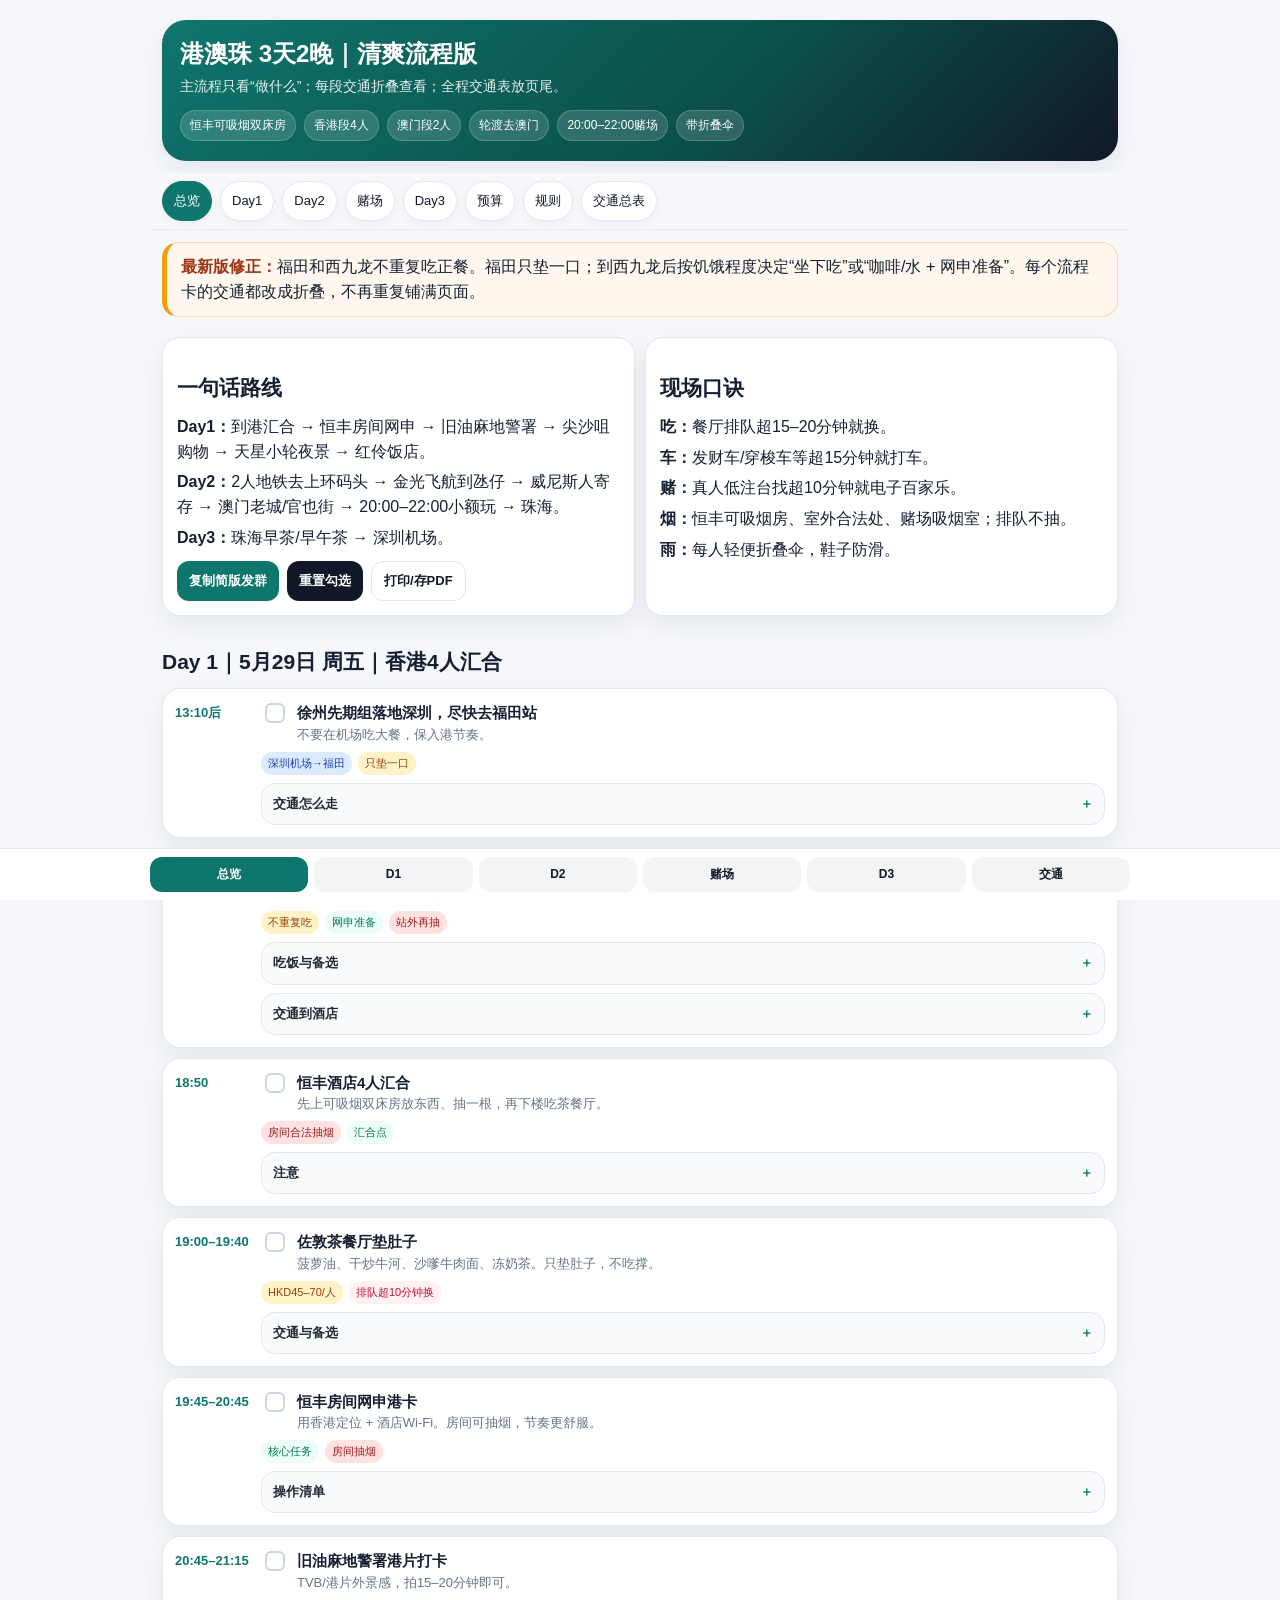
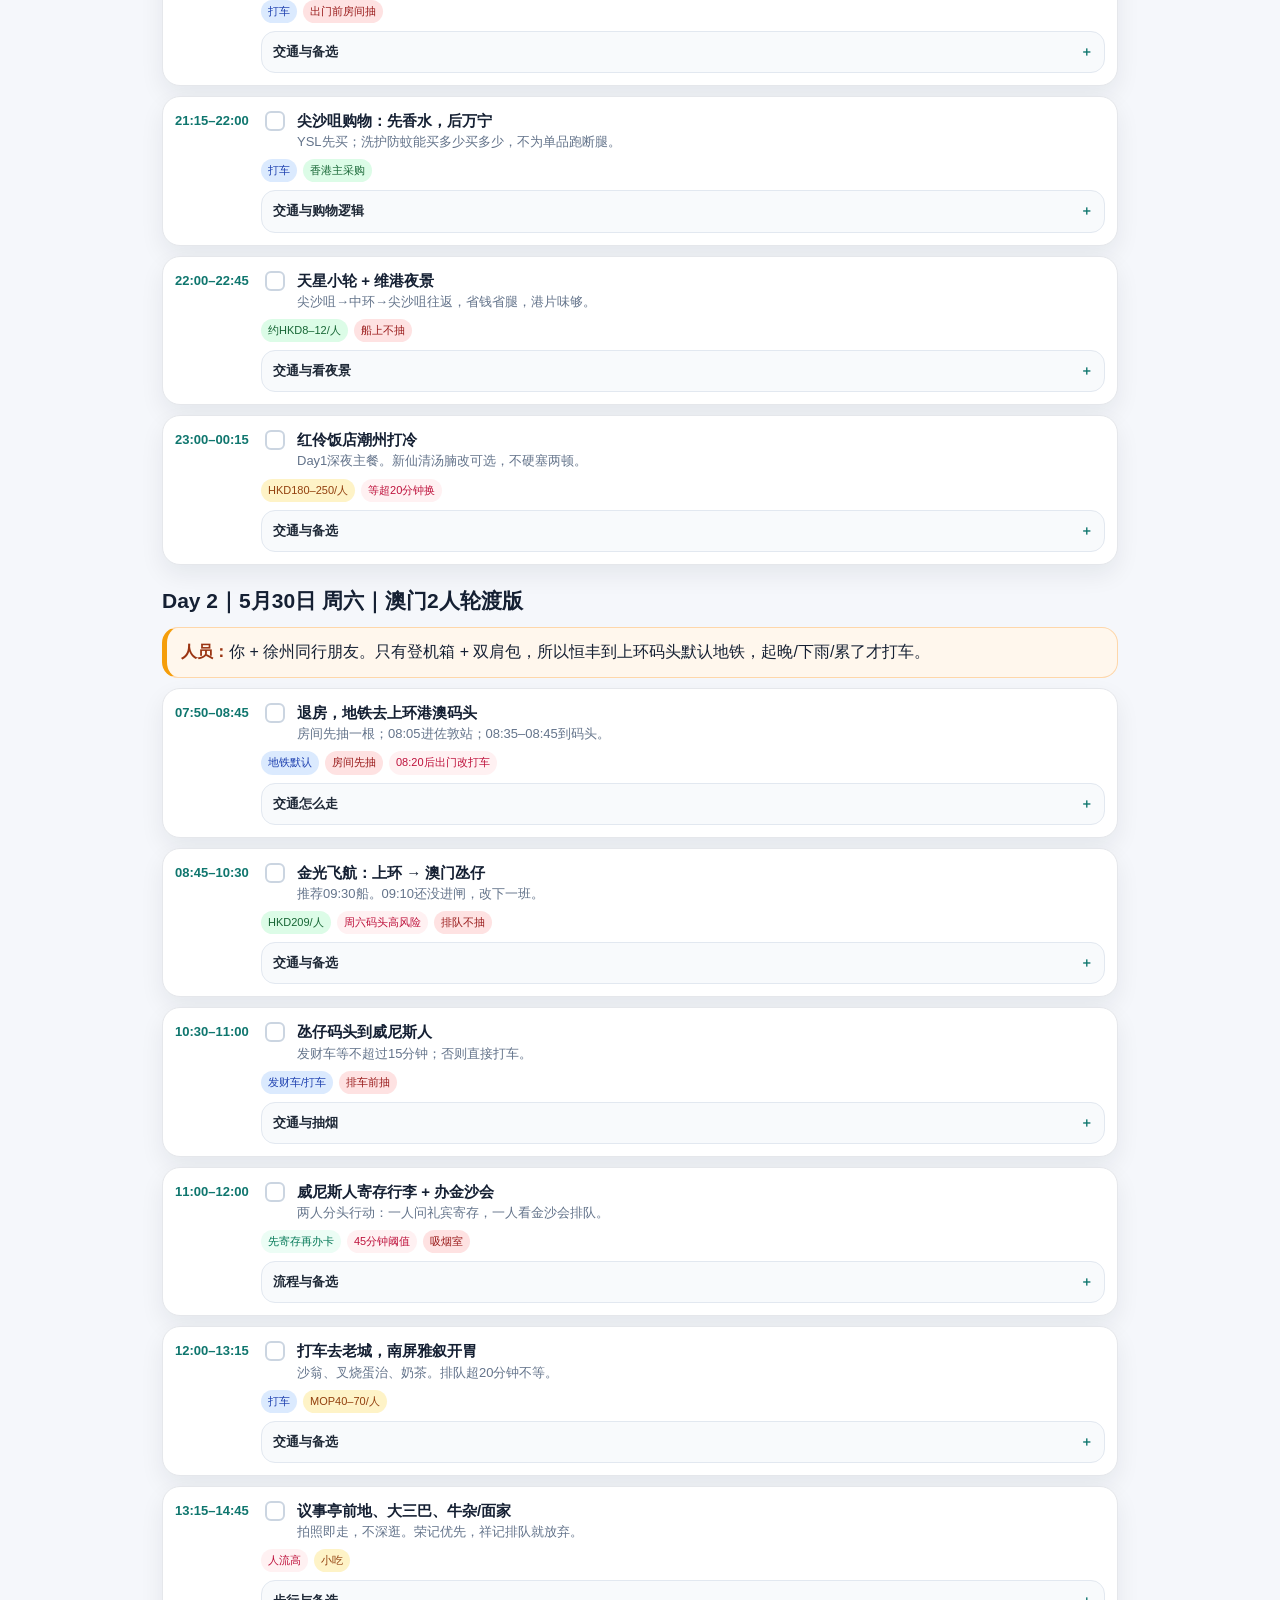
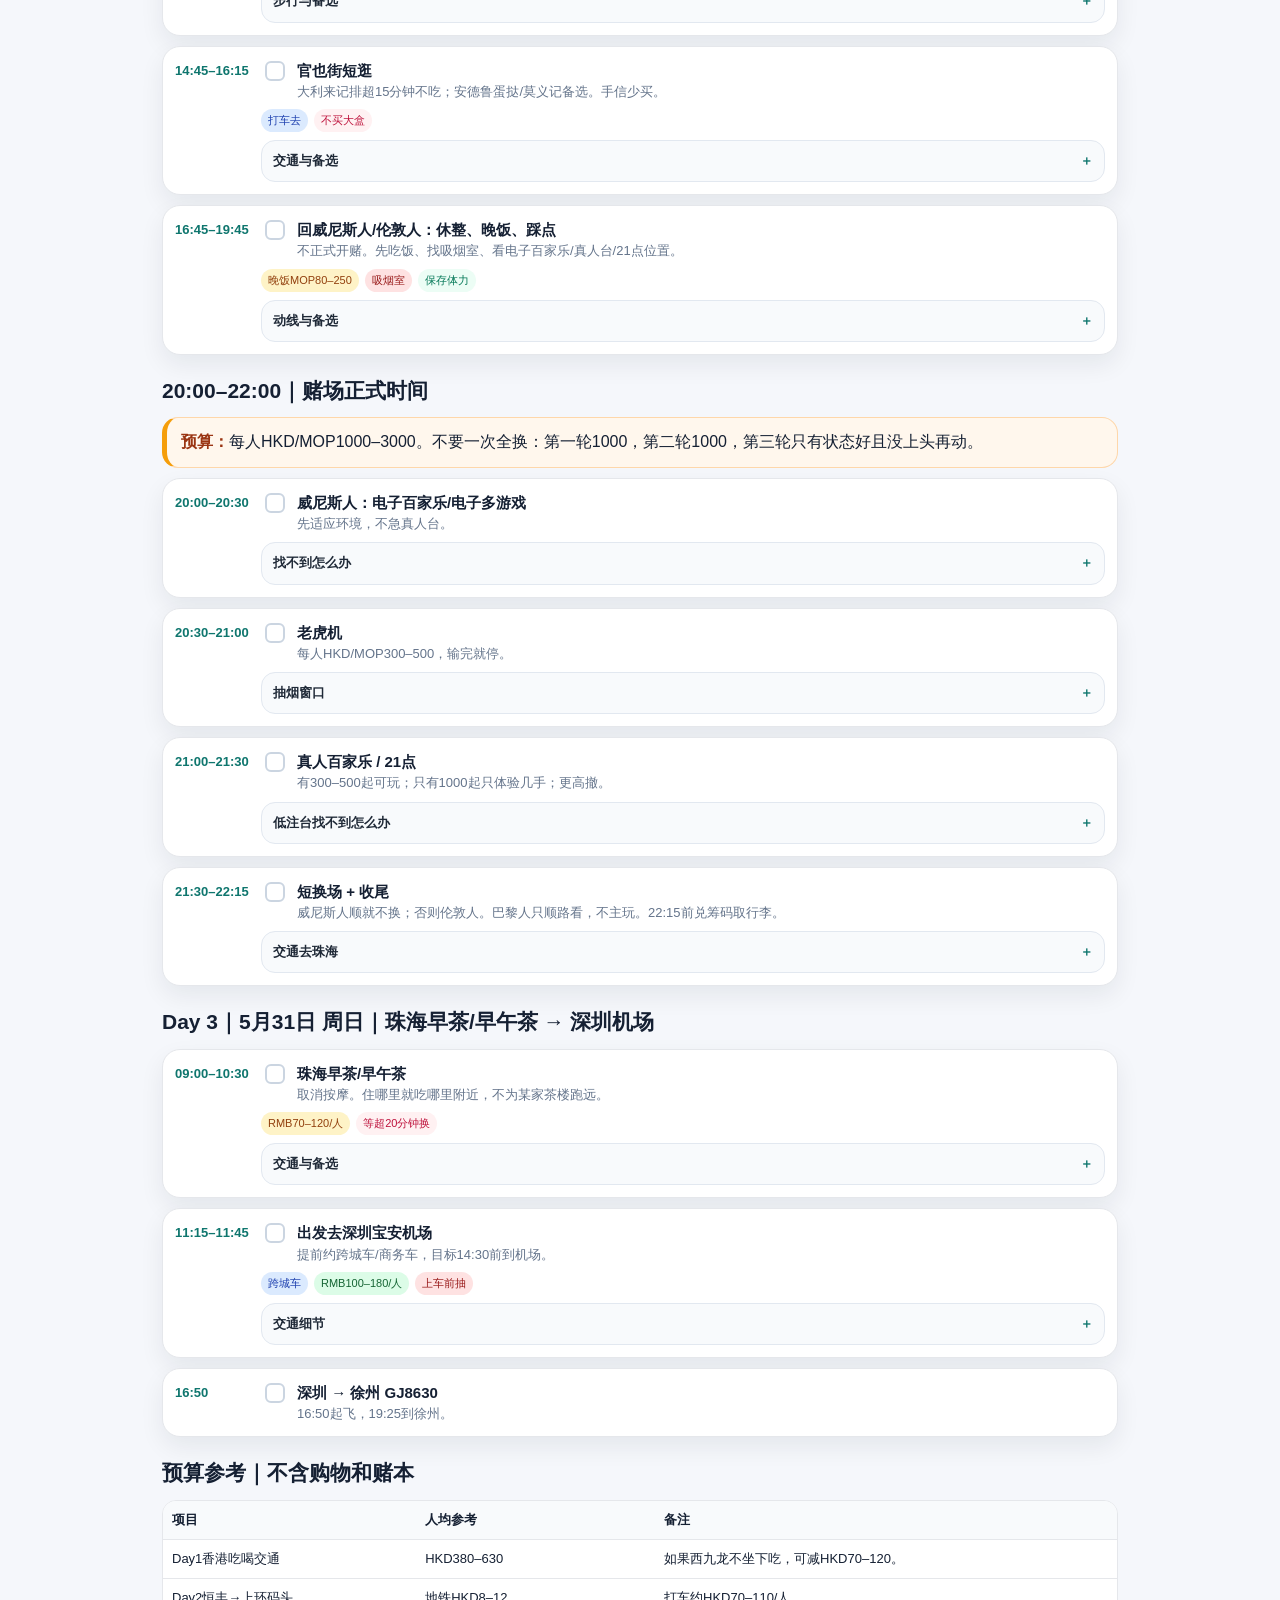
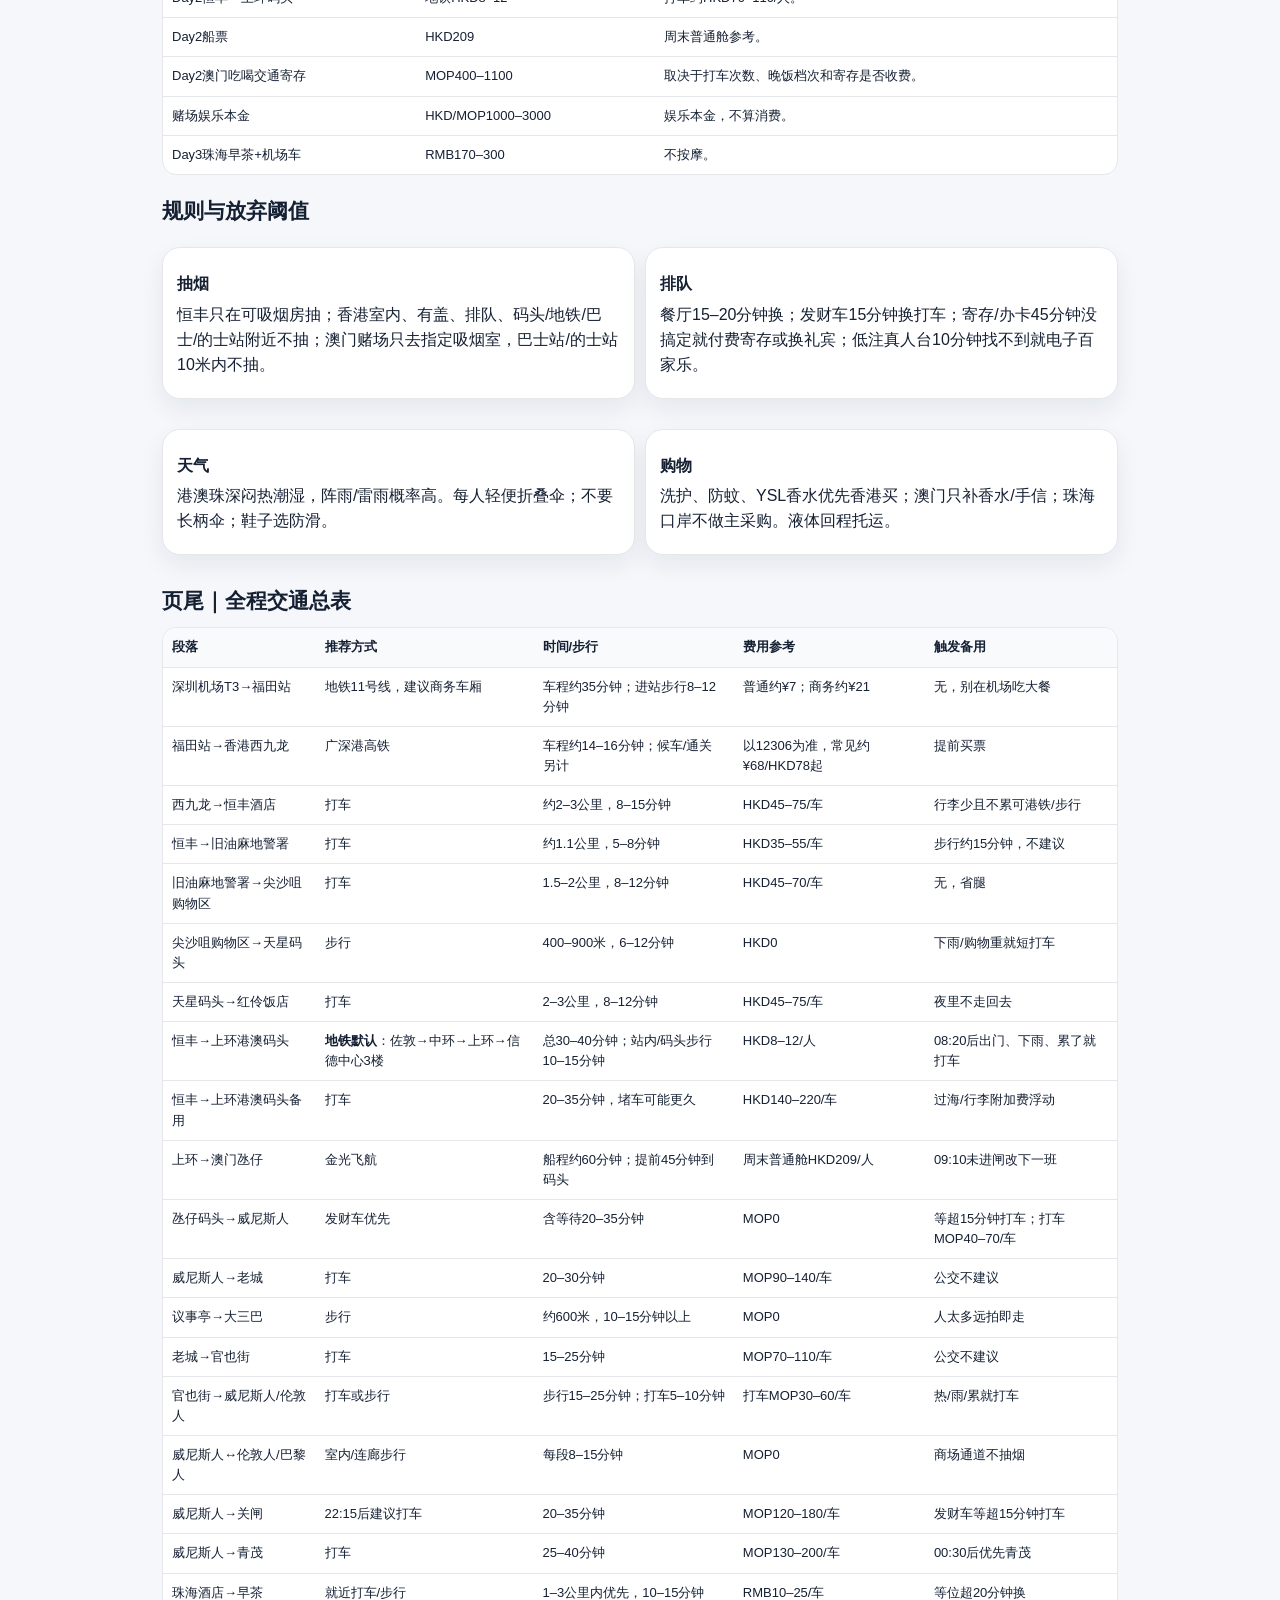
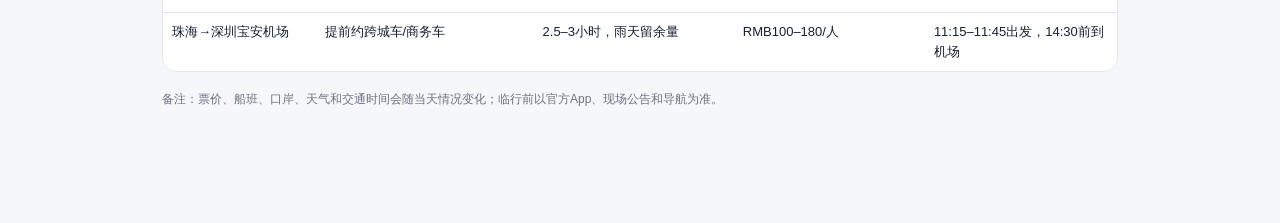
<file: hk_macau_zhuhai_h5_itinerary_v3_compact.html>
<!DOCTYPE html>
<html lang="zh-CN">
<head>
<meta charset="utf-8"/>
<meta name="viewport" content="width=device-width, initial-scale=1, viewport-fit=cover"/>
<title>港澳珠3天2晚｜清爽流程版</title>
<style>
:root{
  --bg:#f5f7fb;--card:#fff;--text:#152033;--muted:#64748b;--line:#e5e7eb;
  --brand:#0f766e;--brand2:#115e59;--amber:#f59e0b;--red:#dc2626;--green:#16a34a;--blue:#2563eb;
  --r:18px;--shadow:0 10px 24px rgba(15,23,42,.07)
}
*{box-sizing:border-box}
html{scroll-behavior:smooth}
body{margin:0;background:var(--bg);color:var(--text);font-family:-apple-system,BlinkMacSystemFont,"Segoe UI","PingFang SC","Microsoft YaHei",Arial,sans-serif;line-height:1.55}
.wrap{max-width:980px;margin:0 auto;padding:12px 12px 96px}
.hero{background:linear-gradient(135deg,#0f766e,#0b4f4a 60%,#111827);color:#fff;border-radius:24px;padding:20px 18px;margin:8px 0 12px;box-shadow:var(--shadow)}
h1{font-size:24px;line-height:1.18;margin:0 0 8px}
h2{font-size:21px;margin:20px 0 10px}
h3{font-size:16px;margin:10px 0 6px}
p{margin:6px 0}.hero p{color:rgba(255,255,255,.9);font-size:14px}
.chips{display:flex;flex-wrap:wrap;gap:8px;margin-top:12px}
.chip{font-size:12px;padding:5px 9px;border-radius:999px;background:rgba(255,255,255,.15);border:1px solid rgba(255,255,255,.18)}
.tabs{position:sticky;top:0;z-index:10;margin:0 -12px 12px;padding:8px 12px;background:rgba(245,247,251,.94);backdrop-filter:blur(10px);border-bottom:1px solid rgba(229,231,235,.85);overflow-x:auto}
.tabs .row{display:flex;gap:8px;min-width:max-content}
.tab{display:inline-block;padding:9px 11px;border-radius:999px;background:#fff;border:1px solid var(--line);box-shadow:0 3px 9px rgba(15,23,42,.04);font-size:13px;color:#111827;text-decoration:none;white-space:nowrap}
.tab.active{background:var(--brand);color:#fff;border-color:var(--brand)}
.card,.step{background:var(--card);border:1px solid var(--line);border-radius:var(--r);box-shadow:var(--shadow)}
.card{padding:14px;margin:10px 0}
.notice{background:#fff7ed;border:1px solid #fed7aa;border-left:5px solid var(--amber);border-radius:16px;padding:12px 14px;margin:10px 0}
.notice b{color:#9a3412}
.grid{display:grid;grid-template-columns:repeat(2,minmax(0,1fr));gap:10px}
@media(max-width:760px){.grid{grid-template-columns:1fr}h1{font-size:22px}.wrap{padding-left:10px;padding-right:10px}}
.small{font-size:13px;color:var(--muted)}
.timeline{display:flex;flex-direction:column;gap:10px}
.step{display:grid;grid-template-columns:76px 1fr;gap:10px;padding:12px}
@media(max-width:760px){.step{grid-template-columns:62px 1fr;padding:11px}}
.time{font-size:13px;font-weight:900;color:var(--brand);padding-top:2px}
.step-title{display:flex;gap:9px;align-items:flex-start}
.check{appearance:none;width:20px;height:20px;border-radius:6px;border:2px solid #cbd5e1;background:#fff;flex:0 0 auto;margin-top:2px;position:relative}
.check:checked{background:var(--brand);border-color:var(--brand)}
.check:checked:after{content:"✓";position:absolute;left:3px;top:-4px;font-size:15px;font-weight:900;color:#fff}
.name{font-size:15px;font-weight:900}
.tags{display:flex;gap:6px;flex-wrap:wrap;margin:7px 0}
.tag{font-size:11px;padding:3px 7px;border-radius:999px;background:#f1f5f9;color:#334155}
.tag.food{background:#fef3c7;color:#92400e}.tag.smoke{background:#fee2e2;color:#991b1b}.tag.warn{background:#fff1f2;color:#be123c}.tag.money{background:#dcfce7;color:#166534}.tag.move{background:#dbeafe;color:#1e40af}.tag.ok{background:#ecfdf5;color:#047857}
details{margin-top:8px;border:1px solid #e2e8f0;background:#f8fafc;border-radius:14px;padding:0}
summary{cursor:pointer;list-style:none;padding:10px 11px;font-weight:850;font-size:13px;color:#1f2937}
summary::-webkit-details-marker{display:none}
summary:after{content:"＋";float:right;color:var(--brand);font-weight:900}
details[open] summary:after{content:"－"}
.detail{padding:0 11px 10px;font-size:13px;color:#334155;border-top:1px solid #e2e8f0}
.detail ul{padding-left:18px;margin:8px 0}.detail li{margin:4px 0}
.kv{display:grid;grid-template-columns:repeat(4,1fr);gap:7px;margin:8px 0}
@media(max-width:760px){.kv{grid-template-columns:repeat(2,1fr)}}
.k{background:#fff;border:1px solid #e5e7eb;border-radius:12px;padding:7px}
.k span{display:block;font-size:11px;color:#64748b}.k b{font-size:13px}
.table{width:100%;border-collapse:separate;border-spacing:0;border:1px solid var(--line);border-radius:14px;overflow:hidden;background:#fff;font-size:13px}
.table th,.table td{padding:9px;border-bottom:1px solid var(--line);vertical-align:top;text-align:left}
.table th{background:#f8fafc;font-weight:900}.table tr:last-child td{border-bottom:0}
.btns{display:flex;gap:8px;flex-wrap:wrap;margin-top:10px}
button,.btn{border:0;border-radius:12px;background:var(--brand);color:#fff;padding:10px 12px;font-weight:850;font-size:13px;cursor:pointer;text-decoration:none}
button.secondary{background:#111827}button.light{background:#fff;color:#111827;border:1px solid var(--line)}
.stickybar{position:fixed;left:0;right:0;bottom:0;z-index:20;background:rgba(255,255,255,.96);backdrop-filter:blur(12px);border-top:1px solid var(--line);padding:8px 10px calc(8px + env(safe-area-inset-bottom))}
.stickybar .inner{max-width:980px;margin:0 auto;display:grid;grid-template-columns:repeat(6,1fr);gap:6px}
.mini{text-align:center;text-decoration:none;color:#111827;background:#f3f4f6;border-radius:12px;padding:8px 3px;font-size:12px;font-weight:850}
.mini.primary{background:var(--brand);color:#fff}
.source{font-size:12px;color:#6b7280;margin:18px 0}
@media print{.tabs,.stickybar,.btns{display:none}.wrap{max-width:none}.hero,.card,.step{box-shadow:none}body{background:#fff}details{page-break-inside:avoid}}
</style>
</head>
<body>
<div class="wrap">
<header class="hero">
  <h1>港澳珠 3天2晚｜清爽流程版</h1>
  <p>主流程只看“做什么”；每段交通折叠查看；全程交通表放页尾。</p>
  <div class="chips">
    <span class="chip">恒丰可吸烟双床房</span><span class="chip">香港段4人</span><span class="chip">澳门段2人</span>
    <span class="chip">轮渡去澳门</span><span class="chip">20:00–22:00赌场</span><span class="chip">带折叠伞</span>
  </div>
</header>

<nav class="tabs"><div class="row">
  <a class="tab active" href="#overview">总览</a><a class="tab" href="#day1">Day1</a><a class="tab" href="#day2">Day2</a>
  <a class="tab" href="#casino">赌场</a><a class="tab" href="#day3">Day3</a><a class="tab" href="#budget">预算</a>
  <a class="tab" href="#rules">规则</a><a class="tab" href="#transport">交通总表</a>
</div></nav>

<section id="overview">
  <div class="notice"><b>最新版修正：</b>福田和西九龙不重复吃正餐。福田只垫一口；到西九龙后按饥饿程度决定“坐下吃”或“咖啡/水 + 网申准备”。每个流程卡的交通都改成折叠，不再重复铺满页面。</div>
  <div class="grid">
    <div class="card">
      <h2>一句话路线</h2>
      <p><b>Day1：</b>到港汇合 → 恒丰房间网申 → 旧油麻地警署 → 尖沙咀购物 → 天星小轮夜景 → 红伶饭店。</p>
      <p><b>Day2：</b>2人地铁去上环码头 → 金光飞航到氹仔 → 威尼斯人寄存 → 澳门老城/官也街 → 20:00–22:00小额玩 → 珠海。</p>
      <p><b>Day3：</b>珠海早茶/早午茶 → 深圳机场。</p>
      <div class="btns">
        <button onclick="copyPlan()">复制简版发群</button>
        <button class="secondary" onclick="resetChecks()">重置勾选</button>
        <button class="light" onclick="window.print()">打印/存PDF</button>
      </div>
    </div>
    <div class="card">
      <h2>现场口诀</h2>
      <p><b>吃：</b>餐厅排队超15–20分钟就换。</p>
      <p><b>车：</b>发财车/穿梭车等超15分钟就打车。</p>
      <p><b>赌：</b>真人低注台找超10分钟就电子百家乐。</p>
      <p><b>烟：</b>恒丰可吸烟房、室外合法处、赌场吸烟室；排队不抽。</p>
      <p><b>雨：</b>每人轻便折叠伞，鞋子防滑。</p>
    </div>
  </div>
</section>

<section id="day1">
  <h2>Day 1｜5月29日 周五｜香港4人汇合</h2>
  <div class="timeline">

    <div class="step"><div class="time">13:10后</div><div>
      <div class="step-title"><input class="check" data-id="d1-1" type="checkbox"><div><div class="name">徐州先期组落地深圳，尽快去福田站</div><div class="small">不要在机场吃大餐，保入港节奏。</div></div></div>
      <div class="tags"><span class="tag move">深圳机场→福田</span><span class="tag food">只垫一口</span></div>
      <details><summary>交通怎么走</summary><div class="detail">
        <div class="kv"><div class="k"><span>方式</span><b>深圳地铁11号线</b></div><div class="k"><span>车程</span><b>约35分钟</b></div><div class="k"><span>费用</span><b>普通约¥7 / 商务约¥21</b></div><div class="k"><span>建议</span><b>商务车厢更舒服</b></div></div>
        <ul><li>深圳机场站上车，福田站下。</li><li>福田只买水、咖啡、面包、饭团，别正餐恋战。</li></ul>
      </div></details>
    </div></div>

    <div class="step"><div class="time">15:30–17:20</div><div>
      <div class="step-title"><input class="check" data-id="d1-2" type="checkbox"><div><div class="name">香港西九龙：按饥饿程度决定吃不吃</div><div class="small">福田已吃：这里只喝水/咖啡，准备港卡网申。没吃：添好运/上和清汤腩/一乐烧鹅三选一。</div></div></div>
      <div class="tags"><span class="tag food">不重复吃</span><span class="tag ok">网申准备</span><span class="tag smoke">站外再抽</span></div>
      <details><summary>吃饭与备选</summary><div class="detail">
        <ul>
          <li><b>没吃正餐：</b>添好运优先，排超15分钟换上和清汤腩；再不行一乐烧鹅。</li>
          <li><b>福田已经吃了：</b>别硬吃，找咖啡/水，坐下准备港卡APP、证件照片、定位权限。</li>
          <li><b>抽烟：</b>站内不抽。离开高铁站/港铁站/有盖通道后，找室外合法位置抽。</li>
        </ul>
      </div></details>
      <details><summary>交通到酒店</summary><div class="detail">
        <div class="kv"><div class="k"><span>推荐</span><b>打车</b></div><div class="k"><span>距离</span><b>约2–3公里</b></div><div class="k"><span>时间</span><b>8–15分钟</b></div><div class="k"><span>费用</span><b>HKD45–75/车</b></div></div>
        <ul><li>有登机箱就别硬走；到恒丰后优先上可吸烟房休整。</li></ul>
      </div></details>
    </div></div>

    <div class="step"><div class="time">18:50</div><div>
      <div class="step-title"><input class="check" data-id="d1-3" type="checkbox"><div><div class="name">恒丰酒店4人汇合</div><div class="small">先上可吸烟双床房放东西、抽一根，再下楼吃茶餐厅。</div></div></div>
      <div class="tags"><span class="tag smoke">房间合法抽烟</span><span class="tag ok">汇合点</span></div>
      <details><summary>注意</summary><div class="detail"><ul><li>只在可吸烟房抽；不要在走廊、电梯、大堂抽。</li><li>港卡网申所需证件、手机、地址信息先摆好。</li></ul></div></details>
    </div></div>

    <div class="step"><div class="time">19:00–19:40</div><div>
      <div class="step-title"><input class="check" data-id="d1-4" type="checkbox"><div><div class="name">佐敦茶餐厅垫肚子</div><div class="small">菠萝油、干炒牛河、沙嗲牛肉面、冻奶茶。只垫肚子，不吃撑。</div></div></div>
      <div class="tags"><span class="tag food">HKD45–70/人</span><span class="tag warn">排队超10分钟换</span></div>
      <details><summary>交通与备选</summary><div class="detail">
        <ul><li>恒丰周边就近找街坊茶餐厅，别锁死一家。</li><li>排队超10分钟，直接换隔壁/附近茶餐厅。</li><li>饭后若外面合法位置合适可抽；不合适就回房间抽。</li></ul>
      </div></details>
    </div></div>

    <div class="step"><div class="time">19:45–20:45</div><div>
      <div class="step-title"><input class="check" data-id="d1-5" type="checkbox"><div><div class="name">恒丰房间网申港卡</div><div class="small">用香港定位 + 酒店Wi‑Fi。房间可抽烟，节奏更舒服。</div></div></div>
      <div class="tags"><span class="tag ok">核心任务</span><span class="tag smoke">房间抽烟</span></div>
      <details><summary>操作清单</summary><div class="detail"><ul><li>APP定位权限打开；证件照片不要反光；地址信息保持一致。</li><li>20:35左右提交后检查短信/邮件。</li><li>证件远离烟灰缸，别把港澳通行证熏成“港片道具”。</li></ul></div></details>
    </div></div>

    <div class="step"><div class="time">20:45–21:15</div><div>
      <div class="step-title"><input class="check" data-id="d1-6" type="checkbox"><div><div class="name">旧油麻地警署港片打卡</div><div class="small">TVB/港片外景感，拍15–20分钟即可。</div></div></div>
      <div class="tags"><span class="tag move">打车</span><span class="tag smoke">出门前房间抽</span></div>
      <details><summary>交通与备选</summary><div class="detail">
        <div class="kv"><div class="k"><span>方式</span><b>打车</b></div><div class="k"><span>距离</span><b>约1.1公里</b></div><div class="k"><span>时间</span><b>5–8分钟</b></div><div class="k"><span>费用</span><b>HKD35–55/车</b></div></div>
        <ul><li>拍完如果室外合法位置合适可抽；否则别冒险，直接去尖沙咀。</li></ul>
      </div></details>
    </div></div>

    <div class="step"><div class="time">21:15–22:00</div><div>
      <div class="step-title"><input class="check" data-id="d1-7" type="checkbox"><div><div class="name">尖沙咀购物：先香水，后万宁</div><div class="small">YSL先买；洗护防蚊能买多少买多少，不为单品跑断腿。</div></div></div>
      <div class="tags"><span class="tag move">打车</span><span class="tag money">香港主采购</span></div>
      <details><summary>交通与购物逻辑</summary><div class="detail">
        <div class="kv"><div class="k"><span>旧警署→尖沙咀</span><b>8–12分钟</b></div><div class="k"><span>费用</span><b>HKD45–70/车</b></div><div class="k"><span>购物顺序</span><b>YSL→万宁</b></div><div class="k"><span>液体</span><b>回程托运</b></div></div>
        <ul><li>香港买洗护/药妆最方便；澳门只补香水/手信；珠海口岸不承担主采购。</li><li>进商场前可抽；商场、门口、码头入口不抽。</li></ul>
      </div></details>
    </div></div>

    <div class="step"><div class="time">22:00–22:45</div><div>
      <div class="step-title"><input class="check" data-id="d1-8" type="checkbox"><div><div class="name">天星小轮 + 维港夜景</div><div class="small">尖沙咀→中环→尖沙咀往返，省钱省腿，港片味够。</div></div></div>
      <div class="tags"><span class="tag money">约HKD8–12/人</span><span class="tag smoke">船上不抽</span></div>
      <details><summary>交通与看夜景</summary><div class="detail">
        <div class="kv"><div class="k"><span>购物区→码头</span><b>步行6–12分钟</b></div><div class="k"><span>距离</span><b>约400–900米</b></div><div class="k"><span>船程</span><b>单程数分钟</b></div><div class="k"><span>看景</span><b>钟楼/海边10分钟</b></div></div>
        <ul><li>不用买贵游轮，天星小轮 + 海边已经够。</li><li>下船后离开码头建筑和排队区，再找合法位置抽。</li></ul>
      </div></details>
    </div></div>

    <div class="step"><div class="time">23:00–00:15</div><div>
      <div class="step-title"><input class="check" data-id="d1-9" type="checkbox"><div><div class="name">红伶饭店潮州打冷</div><div class="small">Day1深夜主餐。新仙清汤腩改可选，不硬塞两顿。</div></div></div>
      <div class="tags"><span class="tag food">HKD180–250/人</span><span class="tag warn">等超20分钟换</span></div>
      <details><summary>交通与备选</summary><div class="detail">
        <div class="kv"><div class="k"><span>码头→红伶</span><b>打车8–12分钟</b></div><div class="k"><span>费用</span><b>HKD45–75/车</b></div><div class="k"><span>备选</span><b>佐敦小炒/粥粉面</b></div><div class="k"><span>回程</span><b>打车回恒丰</b></div></div>
        <ul><li>能在合法室外抽就抽；不方便直接回恒丰可吸烟房。</li></ul>
      </div></details>
    </div></div>

  </div>
</section>

<section id="day2">
  <h2>Day 2｜5月30日 周六｜澳门2人轮渡版</h2>
  <div class="notice"><b>人员：</b>你 + 徐州同行朋友。只有登机箱 + 双肩包，所以恒丰到上环码头默认地铁，起晚/下雨/累了才打车。</div>
  <div class="timeline">

    <div class="step"><div class="time">07:50–08:45</div><div>
      <div class="step-title"><input class="check" data-id="d2-1" type="checkbox"><div><div class="name">退房，地铁去上环港澳码头</div><div class="small">房间先抽一根；08:05进佐敦站；08:35–08:45到码头。</div></div></div>
      <div class="tags"><span class="tag move">地铁默认</span><span class="tag smoke">房间先抽</span><span class="tag warn">08:20后出门改打车</span></div>
      <details><summary>交通怎么走</summary><div class="detail">
        <div class="kv"><div class="k"><span>路线</span><b>佐敦→中环→上环</b></div><div class="k"><span>总时间</span><b>30–40分钟</b></div><div class="k"><span>费用</span><b>HKD8–12/人</b></div><div class="k"><span>步行</span><b>站内+码头10–15分钟</b></div></div>
        <ul><li>恒丰下楼进佐敦站，荃湾线到中环，换港岛线到上环，按“港澳码头/信德中心”指示去3楼。</li><li><b>打车备用：</b>20–35分钟，约HKD140–220/车；下雨、起晚、腿累就打车。</li><li>进码头楼前如时间够可抽；进楼后不抽。</li></ul>
      </div></details>
    </div></div>

    <div class="step"><div class="time">08:45–10:30</div><div>
      <div class="step-title"><input class="check" data-id="d2-2" type="checkbox"><div><div class="name">金光飞航：上环 → 澳门氹仔</div><div class="small">推荐09:30船。09:10还没进闸，改下一班。</div></div></div>
      <div class="tags"><span class="tag money">HKD209/人</span><span class="tag warn">周六码头高风险</span><span class="tag smoke">排队不抽</span></div>
      <details><summary>交通与备选</summary><div class="detail">
        <ul><li>08:45前到码头最稳；09:00到还可以；09:10还没进闸直接改10:00/10:30。</li><li>船程约60分钟。船上不能抽。</li><li>如果金光飞航票紧张，备选喷射飞航去外港码头，但去威尼斯人更绕。</li></ul>
      </div></details>
    </div></div>

    <div class="step"><div class="time">10:30–11:00</div><div>
      <div class="step-title"><input class="check" data-id="d2-3" type="checkbox"><div><div class="name">氹仔码头到威尼斯人</div><div class="small">发财车等不超过15分钟；否则直接打车。</div></div></div>
      <div class="tags"><span class="tag move">发财车/打车</span><span class="tag smoke">排车前抽</span></div>
      <details><summary>交通与抽烟</summary><div class="detail">
        <div class="kv"><div class="k"><span>发财车</span><b>MOP0</b></div><div class="k"><span>含等待</span><b>20–35分钟</b></div><div class="k"><span>打车</span><b>8–12分钟</b></div><div class="k"><span>打车费</span><b>MOP40–70/车</b></div></div>
        <ul><li>出入境后到室外，远离巴士站/的士站10米以上再抽。</li><li>已经开始排队就不抽。</li></ul>
      </div></details>
    </div></div>

    <div class="step"><div class="time">11:00–12:00</div><div>
      <div class="step-title"><input class="check" data-id="d2-4" type="checkbox"><div><div class="name">威尼斯人寄存行李 + 办金沙会</div><div class="small">两人分头行动：一人问礼宾寄存，一人看金沙会排队。</div></div></div>
      <div class="tags"><span class="tag ok">先寄存再办卡</span><span class="tag warn">45分钟阈值</span><span class="tag smoke">吸烟室</span></div>
      <details><summary>流程与备选</summary><div class="detail">
        <ul><li>话术：我们今晚会在威尼斯人赌场玩，晚上回来取行李，可以先寄存吗？</li><li>礼宾能收：立刻存，不必先办卡。</li><li>要求会员：办金沙会；排队超45分钟，问付费寄存。</li><li>威尼斯人卡住：去伦敦人/巴黎人礼宾问。</li><li>心理价位：MOP/HKD30–60/件。办完去赌场指定吸烟室抽。</li></ul>
      </div></details>
    </div></div>

    <div class="step"><div class="time">12:00–13:15</div><div>
      <div class="step-title"><input class="check" data-id="d2-5" type="checkbox"><div><div class="name">打车去老城，南屏雅叙开胃</div><div class="small">沙翁、叉烧蛋治、奶茶。排队超20分钟不等。</div></div></div>
      <div class="tags"><span class="tag move">打车</span><span class="tag food">MOP40–70/人</span></div>
      <details><summary>交通与备选</summary><div class="detail">
        <div class="kv"><div class="k"><span>威尼斯人→老城</span><b>20–30分钟</b></div><div class="k"><span>费用</span><b>MOP90–140/车</b></div><div class="k"><span>南屏排队</span><b>超20分钟撤</b></div><div class="k"><span>备选</span><b>黄枝记/荣记</b></div></div>
        <ul><li>上车前抽烟要远离的士站10米以上。</li><li>南屏排队太久：黄枝记云吞面，或荣记牛杂。</li></ul>
      </div></details>
    </div></div>

    <div class="step"><div class="time">13:15–14:45</div><div>
      <div class="step-title"><input class="check" data-id="d2-6" type="checkbox"><div><div class="name">议事亭前地、大三巴、牛杂/面家</div><div class="small">拍照即走，不深逛。荣记优先，祥记排队就放弃。</div></div></div>
      <div class="tags"><span class="tag warn">人流高</span><span class="tag food">小吃</span></div>
      <details><summary>步行与备选</summary><div class="detail">
        <ul><li>议事亭到大三巴约600米，周六人多约10–15分钟以上。</li><li>大三巴人太密：街口/侧面远景拍，不挤正面。</li><li>荣记排队超15分钟：换黄枝记/附近小吃；祥记排超15分钟不等。</li><li>核心人流区不抽，离开人群后再抽。</li></ul>
      </div></details>
    </div></div>

    <div class="step"><div class="time">14:45–16:15</div><div>
      <div class="step-title"><input class="check" data-id="d2-7" type="checkbox"><div><div class="name">官也街短逛</div><div class="small">大利来记排超15分钟不吃；安德鲁蛋挞/莫义记备选。手信少买。</div></div></div>
      <div class="tags"><span class="tag move">打车去</span><span class="tag warn">不买大盒</span></div>
      <details><summary>交通与备选</summary><div class="detail">
        <div class="kv"><div class="k"><span>老城→官也街</span><b>15–25分钟</b></div><div class="k"><span>费用</span><b>MOP70–110/车</b></div><div class="k"><span>回金沙系</span><b>打车5–10分钟</b></div><div class="k"><span>费用</span><b>MOP30–60/车</b></div></div>
        <ul><li>官也街人密不建议抽；走到外围开阔处再抽。</li><li>热、雨、累就别步行回威尼斯人，直接打车。</li></ul>
      </div></details>
    </div></div>

    <div class="step"><div class="time">16:45–19:45</div><div>
      <div class="step-title"><input class="check" data-id="d2-8" type="checkbox"><div><div class="name">回威尼斯人/伦敦人：休整、晚饭、踩点</div><div class="small">不正式开赌。先吃饭、找吸烟室、看电子百家乐/真人台/21点位置。</div></div></div>
      <div class="tags"><span class="tag food">晚饭MOP80–250</span><span class="tag smoke">吸烟室</span><span class="tag ok">保存体力</span></div>
      <details><summary>动线与备选</summary><div class="detail">
        <ul><li>威尼斯人/伦敦人/巴黎人之间步行约8–15分钟一段。</li><li>晚饭等位超20分钟：美食广场；再挤就换伦敦人/巴黎人。</li><li>19:30前后去吸烟室抽一根，20:00开始正式玩。</li></ul>
      </div></details>
    </div></div>

  </div>
</section>

<section id="casino">
  <h2>20:00–22:00｜赌场正式时间</h2>
  <div class="notice"><b>预算：</b>每人HKD/MOP1000–3000。不要一次全换：第一轮1000，第二轮1000，第三轮只有状态好且没上头再动。</div>
  <div class="timeline">
    <div class="step"><div class="time">20:00–20:30</div><div>
      <div class="step-title"><input class="check" data-id="c-1" type="checkbox"><div><div class="name">威尼斯人：电子百家乐/电子多游戏</div><div class="small">先适应环境，不急真人台。</div></div></div>
      <details><summary>找不到怎么办</summary><div class="detail"><ul><li>直接问工作人员：电子百家乐在哪里？小额百家乐在哪里？21点最低多少？低额老虎机区在哪？</li></ul></div></details>
    </div></div>
    <div class="step"><div class="time">20:30–21:00</div><div>
      <div class="step-title"><input class="check" data-id="c-2" type="checkbox"><div><div class="name">老虎机</div><div class="small">每人HKD/MOP300–500，输完就停。</div></div></div>
      <details><summary>抽烟窗口</summary><div class="detail"><ul><li>21:00换真人台前，去指定吸烟室抽一根。</li></ul></div></details>
    </div></div>
    <div class="step"><div class="time">21:00–21:30</div><div>
      <div class="step-title"><input class="check" data-id="c-3" type="checkbox"><div><div class="name">真人百家乐 / 21点</div><div class="small">有300–500起可玩；只有1000起只体验几手；更高撤。</div></div></div>
      <details><summary>低注台找不到怎么办</summary><div class="detail"><ul><li>找低注真人台超过10分钟，立刻回电子百家乐。</li><li>别为了“来都来了”硬上高注台。</li></ul></div></details>
    </div></div>
    <div class="step"><div class="time">21:30–22:15</div><div>
      <div class="step-title"><input class="check" data-id="c-4" type="checkbox"><div><div class="name">短换场 + 收尾</div><div class="small">威尼斯人顺就不换；否则伦敦人。巴黎人只顺路看，不主玩。22:15前兑筹码取行李。</div></div></div>
      <details><summary>交通去珠海</summary><div class="detail">
        <ul><li>22:15后建议直接打车去关闸。发财车等超15分钟就放弃。</li><li>关闸适合22:15–23:30；00:30后直接青茂。</li><li>离开前在威尼斯人吸烟室抽完，别在的士站旁抽。</li></ul>
      </div></details>
    </div></div>
  </div>
</section>

<section id="day3">
  <h2>Day 3｜5月31日 周日｜珠海早茶/早午茶 → 深圳机场</h2>
  <div class="timeline">
    <div class="step"><div class="time">09:00–10:30</div><div>
      <div class="step-title"><input class="check" data-id="d3-1" type="checkbox"><div><div class="name">珠海早茶/早午茶</div><div class="small">取消按摩。住哪里就吃哪里附近，不为某家茶楼跑远。</div></div></div>
      <div class="tags"><span class="tag food">RMB70–120/人</span><span class="tag warn">等超20分钟换</span></div>
      <details><summary>交通与备选</summary><div class="detail">
        <ul><li>酒店附近1–3公里优先，打车10–15分钟，约RMB10–25/车。</li><li>前晚23:30前到珠海：08:45–10:15早茶。</li><li>前晚00:30后到珠海：09:30–11:00早午茶。</li><li>点虾饺、凤爪、排骨、肠粉、萝卜糕、粥。</li></ul>
      </div></details>
    </div></div>
    <div class="step"><div class="time">11:15–11:45</div><div>
      <div class="step-title"><input class="check" data-id="d3-2" type="checkbox"><div><div class="name">出发去深圳宝安机场</div><div class="small">提前约跨城车/商务车，目标14:30前到机场。</div></div></div>
      <div class="tags"><span class="tag move">跨城车</span><span class="tag money">RMB100–180/人</span><span class="tag smoke">上车前抽</span></div>
      <details><summary>交通细节</summary><div class="detail">
        <ul><li>珠海→深圳宝安机场约2.5–3小时，雨天/周末留足余量。</li><li>上车前抽一根；跨城路上别指望停车抽。</li><li>机场14:30前到，洗护液体全部托运；安检前室外指定点再抽。</li></ul>
      </div></details>
    </div></div>
    <div class="step"><div class="time">16:50</div><div>
      <div class="step-title"><input class="check" data-id="d3-3" type="checkbox"><div><div class="name">深圳 → 徐州 GJ8630</div><div class="small">16:50起飞，19:25到徐州。</div></div></div>
    </div></div>
  </div>
</section>

<section id="budget">
  <h2>预算参考｜不含购物和赌本</h2>
  <table class="table">
    <thead><tr><th>项目</th><th>人均参考</th><th>备注</th></tr></thead>
    <tbody>
      <tr><td>Day1香港吃喝交通</td><td>HKD380–630</td><td>如果西九龙不坐下吃，可减HKD70–120。</td></tr>
      <tr><td>Day2恒丰→上环码头</td><td>地铁HKD8–12</td><td>打车约HKD70–110/人。</td></tr>
      <tr><td>Day2船票</td><td>HKD209</td><td>周末普通舱参考。</td></tr>
      <tr><td>Day2澳门吃喝交通寄存</td><td>MOP400–1100</td><td>取决于打车次数、晚饭档次和寄存是否收费。</td></tr>
      <tr><td>赌场娱乐本金</td><td>HKD/MOP1000–3000</td><td>娱乐本金，不算消费。</td></tr>
      <tr><td>Day3珠海早茶+机场车</td><td>RMB170–300</td><td>不按摩。</td></tr>
    </tbody>
  </table>
</section>

<section id="rules">
  <h2>规则与放弃阈值</h2>
  <div class="grid">
    <div class="card">
      <h3>抽烟</h3>
      <p>恒丰只在可吸烟房抽；香港室内、有盖、排队、码头/地铁/巴士/的士站附近不抽；澳门赌场只去指定吸烟室，巴士站/的士站10米内不抽。</p>
    </div>
    <div class="card">
      <h3>排队</h3>
      <p>餐厅15–20分钟换；发财车15分钟换打车；寄存/办卡45分钟没搞定就付费寄存或换礼宾；低注真人台10分钟找不到就电子百家乐。</p>
    </div>
    <div class="card">
      <h3>天气</h3>
      <p>港澳珠深闷热潮湿，阵雨/雷雨概率高。每人轻便折叠伞；不要长柄伞；鞋子选防滑。</p>
    </div>
    <div class="card">
      <h3>购物</h3>
      <p>洗护、防蚊、YSL香水优先香港买；澳门只补香水/手信；珠海口岸不做主采购。液体回程托运。</p>
    </div>
  </div>
</section>

<section id="transport">
  <h2>页尾｜全程交通总表</h2>
  <table class="table">
    <thead><tr><th>段落</th><th>推荐方式</th><th>时间/步行</th><th>费用参考</th><th>触发备用</th></tr></thead>
    <tbody>
      <tr><td>深圳机场T3→福田站</td><td>地铁11号线，建议商务车厢</td><td>车程约35分钟；进站步行8–12分钟</td><td>普通约¥7；商务约¥21</td><td>无，别在机场吃大餐</td></tr>
      <tr><td>福田站→香港西九龙</td><td>广深港高铁</td><td>车程约14–16分钟；候车/通关另计</td><td>以12306为准，常见约¥68/HKD78起</td><td>提前买票</td></tr>
      <tr><td>西九龙→恒丰酒店</td><td>打车</td><td>约2–3公里，8–15分钟</td><td>HKD45–75/车</td><td>行李少且不累可港铁/步行</td></tr>
      <tr><td>恒丰→旧油麻地警署</td><td>打车</td><td>约1.1公里，5–8分钟</td><td>HKD35–55/车</td><td>步行约15分钟，不建议</td></tr>
      <tr><td>旧油麻地警署→尖沙咀购物区</td><td>打车</td><td>1.5–2公里，8–12分钟</td><td>HKD45–70/车</td><td>无，省腿</td></tr>
      <tr><td>尖沙咀购物区→天星码头</td><td>步行</td><td>400–900米，6–12分钟</td><td>HKD0</td><td>下雨/购物重就短打车</td></tr>
      <tr><td>天星码头→红伶饭店</td><td>打车</td><td>2–3公里，8–12分钟</td><td>HKD45–75/车</td><td>夜里不走回去</td></tr>
      <tr><td>恒丰→上环港澳码头</td><td><b>地铁默认</b>：佐敦→中环→上环→信德中心3楼</td><td>总30–40分钟；站内/码头步行10–15分钟</td><td>HKD8–12/人</td><td>08:20后出门、下雨、累了就打车</td></tr>
      <tr><td>恒丰→上环港澳码头备用</td><td>打车</td><td>20–35分钟，堵车可能更久</td><td>HKD140–220/车</td><td>过海/行李附加费浮动</td></tr>
      <tr><td>上环→澳门氹仔</td><td>金光飞航</td><td>船程约60分钟；提前45分钟到码头</td><td>周末普通舱HKD209/人</td><td>09:10未进闸改下一班</td></tr>
      <tr><td>氹仔码头→威尼斯人</td><td>发财车优先</td><td>含等待20–35分钟</td><td>MOP0</td><td>等超15分钟打车；打车MOP40–70/车</td></tr>
      <tr><td>威尼斯人→老城</td><td>打车</td><td>20–30分钟</td><td>MOP90–140/车</td><td>公交不建议</td></tr>
      <tr><td>议事亭→大三巴</td><td>步行</td><td>约600米，10–15分钟以上</td><td>MOP0</td><td>人太多远拍即走</td></tr>
      <tr><td>老城→官也街</td><td>打车</td><td>15–25分钟</td><td>MOP70–110/车</td><td>公交不建议</td></tr>
      <tr><td>官也街→威尼斯人/伦敦人</td><td>打车或步行</td><td>步行15–25分钟；打车5–10分钟</td><td>打车MOP30–60/车</td><td>热/雨/累就打车</td></tr>
      <tr><td>威尼斯人↔伦敦人/巴黎人</td><td>室内/连廊步行</td><td>每段8–15分钟</td><td>MOP0</td><td>商场通道不抽烟</td></tr>
      <tr><td>威尼斯人→关闸</td><td>22:15后建议打车</td><td>20–35分钟</td><td>MOP120–180/车</td><td>发财车等超15分钟打车</td></tr>
      <tr><td>威尼斯人→青茂</td><td>打车</td><td>25–40分钟</td><td>MOP130–200/车</td><td>00:30后优先青茂</td></tr>
      <tr><td>珠海酒店→早茶</td><td>就近打车/步行</td><td>1–3公里内优先，10–15分钟</td><td>RMB10–25/车</td><td>等位超20分钟换</td></tr>
      <tr><td>珠海→深圳宝安机场</td><td>提前约跨城车/商务车</td><td>2.5–3小时，雨天留余量</td><td>RMB100–180/人</td><td>11:15–11:45出发，14:30前到机场</td></tr>
    </tbody>
  </table>
  <div class="source">备注：票价、船班、口岸、天气和交通时间会随当天情况变化；临行前以官方App、现场公告和导航为准。</div>
</section>

</div>

<div class="stickybar"><div class="inner">
  <a class="mini primary" href="#overview">总览</a><a class="mini" href="#day1">D1</a><a class="mini" href="#day2">D2</a>
  <a class="mini" href="#casino">赌场</a><a class="mini" href="#day3">D3</a><a class="mini" href="#transport">交通</a>
</div></div>

<script>
const checks=document.querySelectorAll('.check');
checks.forEach(c=>{
  const id=c.dataset.id;
  c.checked=localStorage.getItem('compact_trip_'+id)==='1';
  c.addEventListener('change',()=>localStorage.setItem('compact_trip_'+id,c.checked?'1':'0'));
});
function resetChecks(){
  checks.forEach(c=>{c.checked=false;localStorage.removeItem('compact_trip_'+c.dataset.id)});
  alert('已重置所有勾选');
}
function copyPlan(){
  const txt=`港澳珠最终清爽版：Day1 先期组深圳到福田只垫一口，到香港西九龙按饿不饿决定是否吃，恒丰酒店4人汇合，房间网申港卡，旧油麻地警署，尖沙咀购物，天星小轮夜景，红伶饭店。Day2 澳门2人，恒丰默认地铁去上环码头，09:30金光飞航到氹仔，发财车/打车到威尼斯人寄存行李，老城大三巴/牛杂/官也街，傍晚回威尼斯人/伦敦人休整，20:00-22:00小额玩百家乐、21点、老虎机，22:15后取行李走关闸入珠海，太晚改青茂。Day3 珠海早茶/早午茶，11:15-11:45出发深圳机场。带折叠伞；抽烟只在恒丰可吸烟房、室外合法位置和赌场吸烟室，排队不抽。`;
  navigator.clipboard.writeText(txt).then(()=>alert('简版已复制'));
}
const tabs=document.querySelectorAll('.tab'); const secs=[...document.querySelectorAll('section')];
window.addEventListener('scroll',()=>{
  let cur='overview';
  secs.forEach(s=>{ if(window.scrollY>=s.offsetTop-80) cur=s.id; });
  tabs.forEach(t=>t.classList.toggle('active',t.getAttribute('href')==='#'+cur));
},{passive:true});
</script>
</body>
</html>
</file>
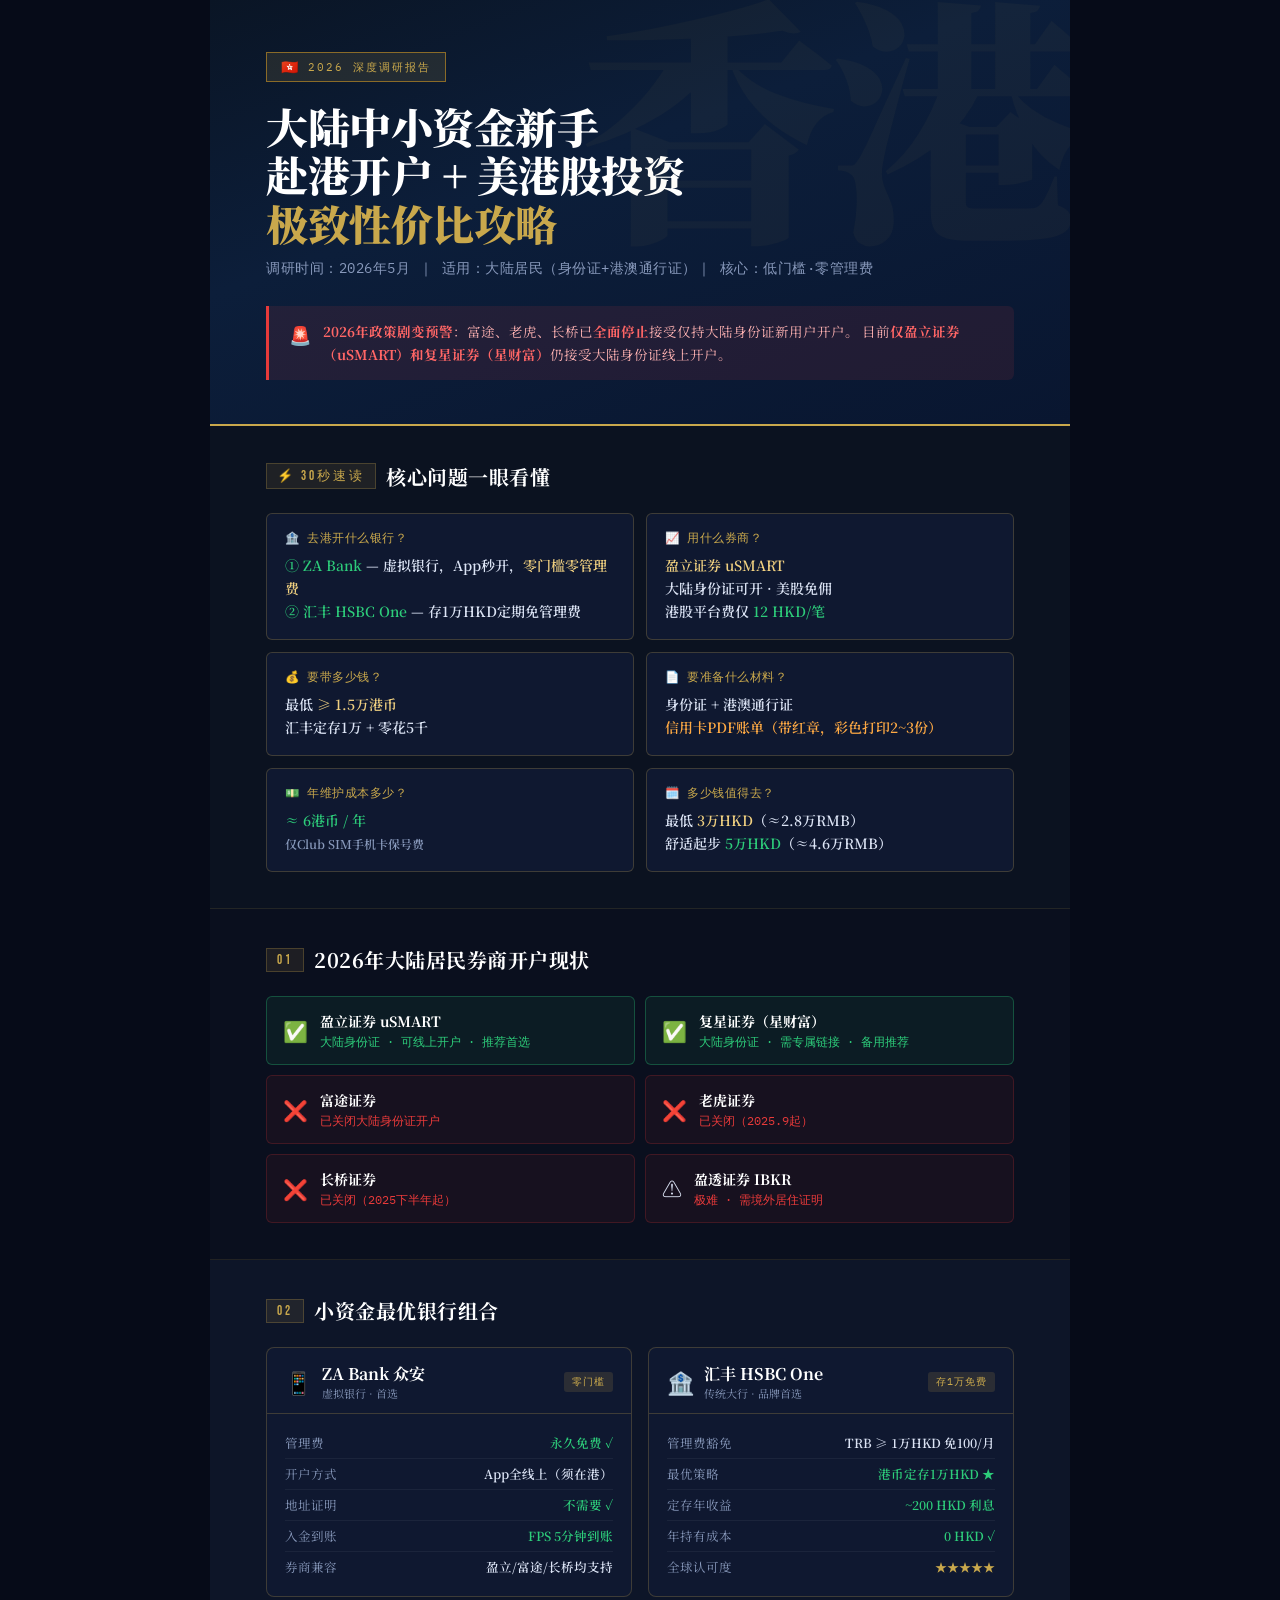
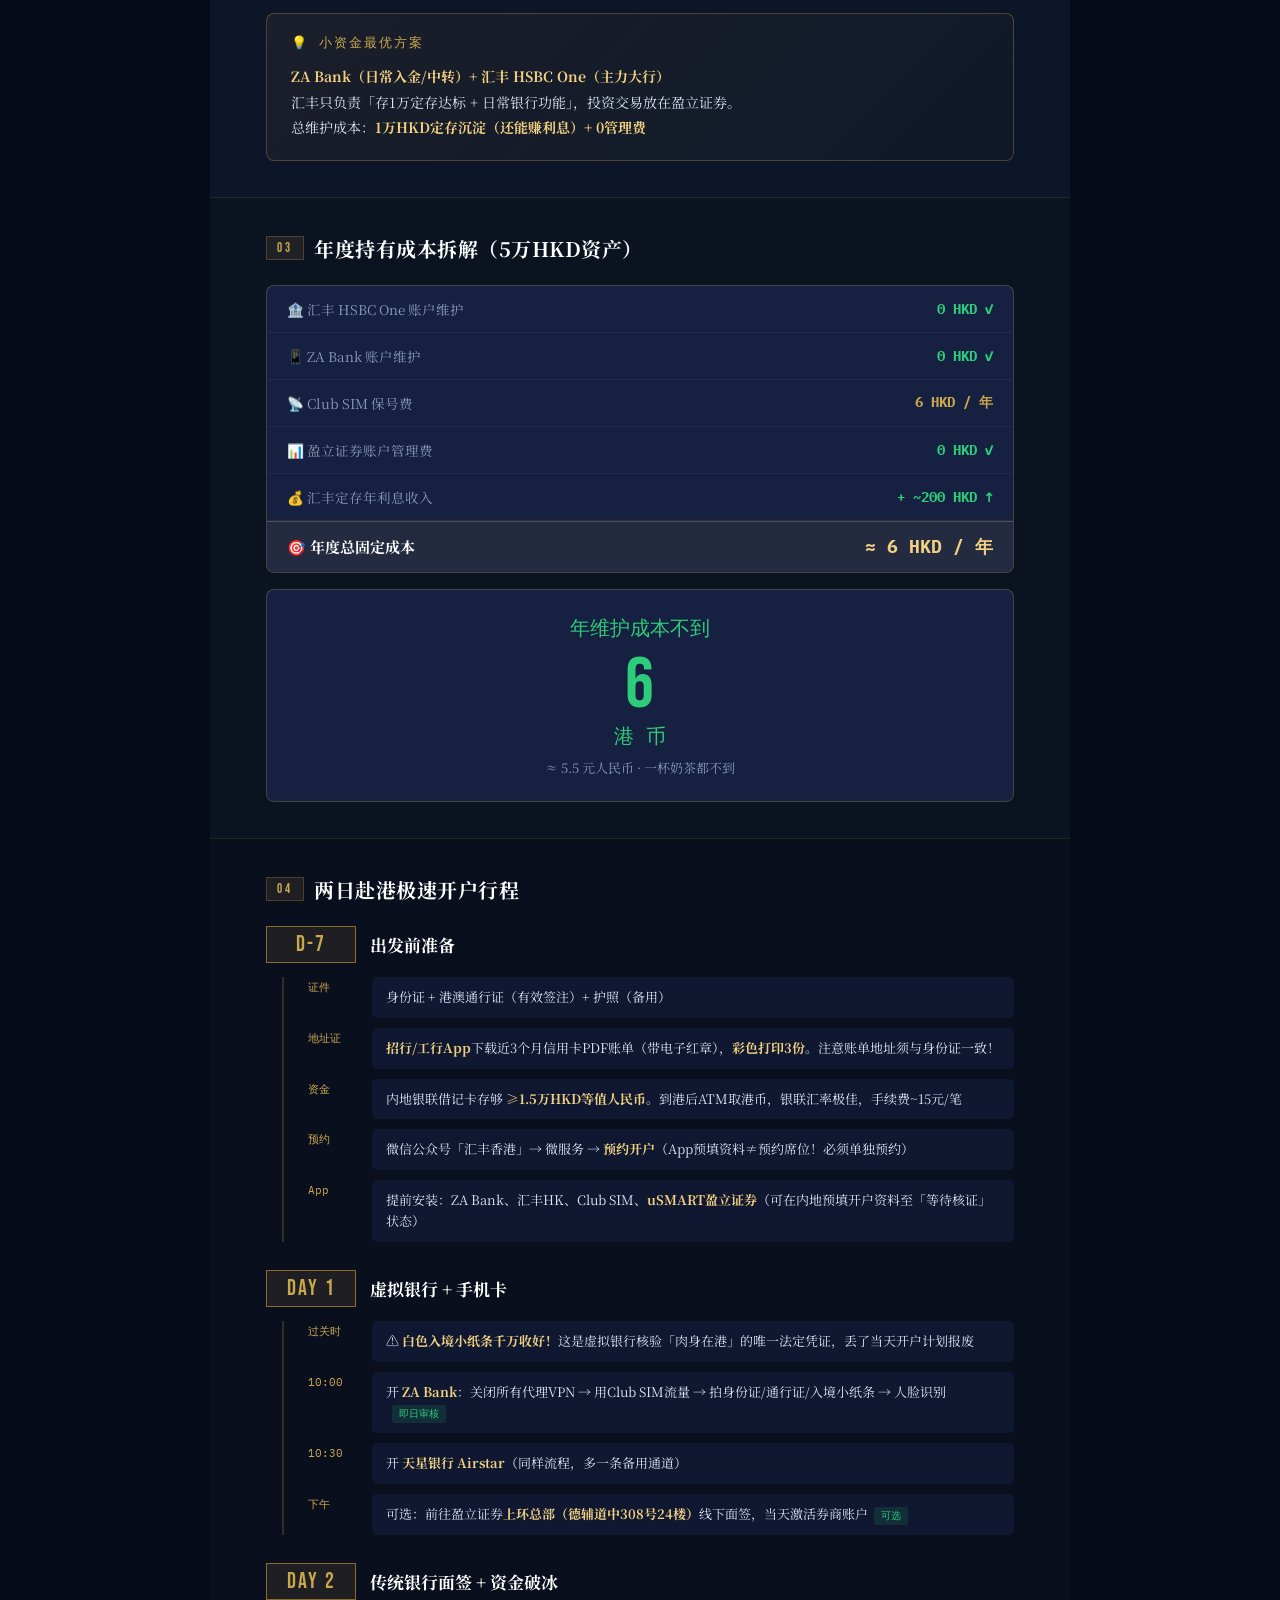
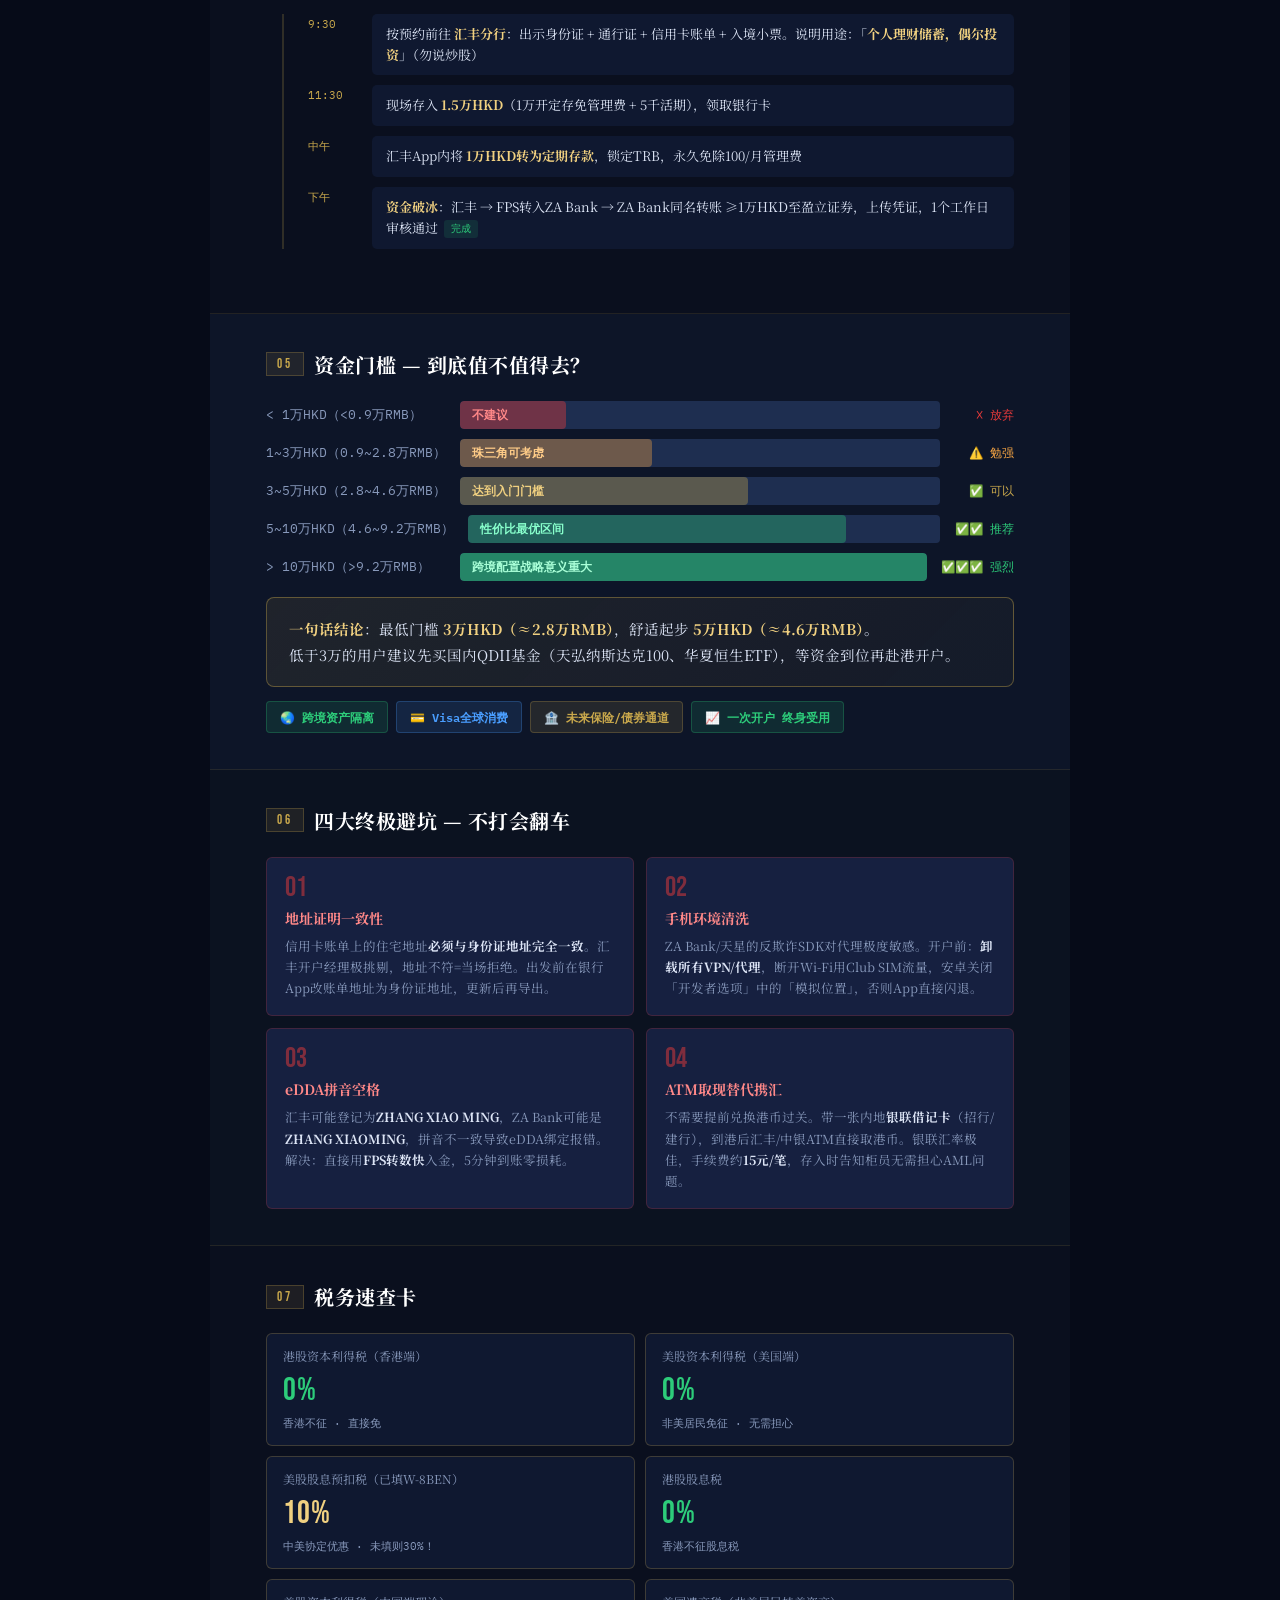
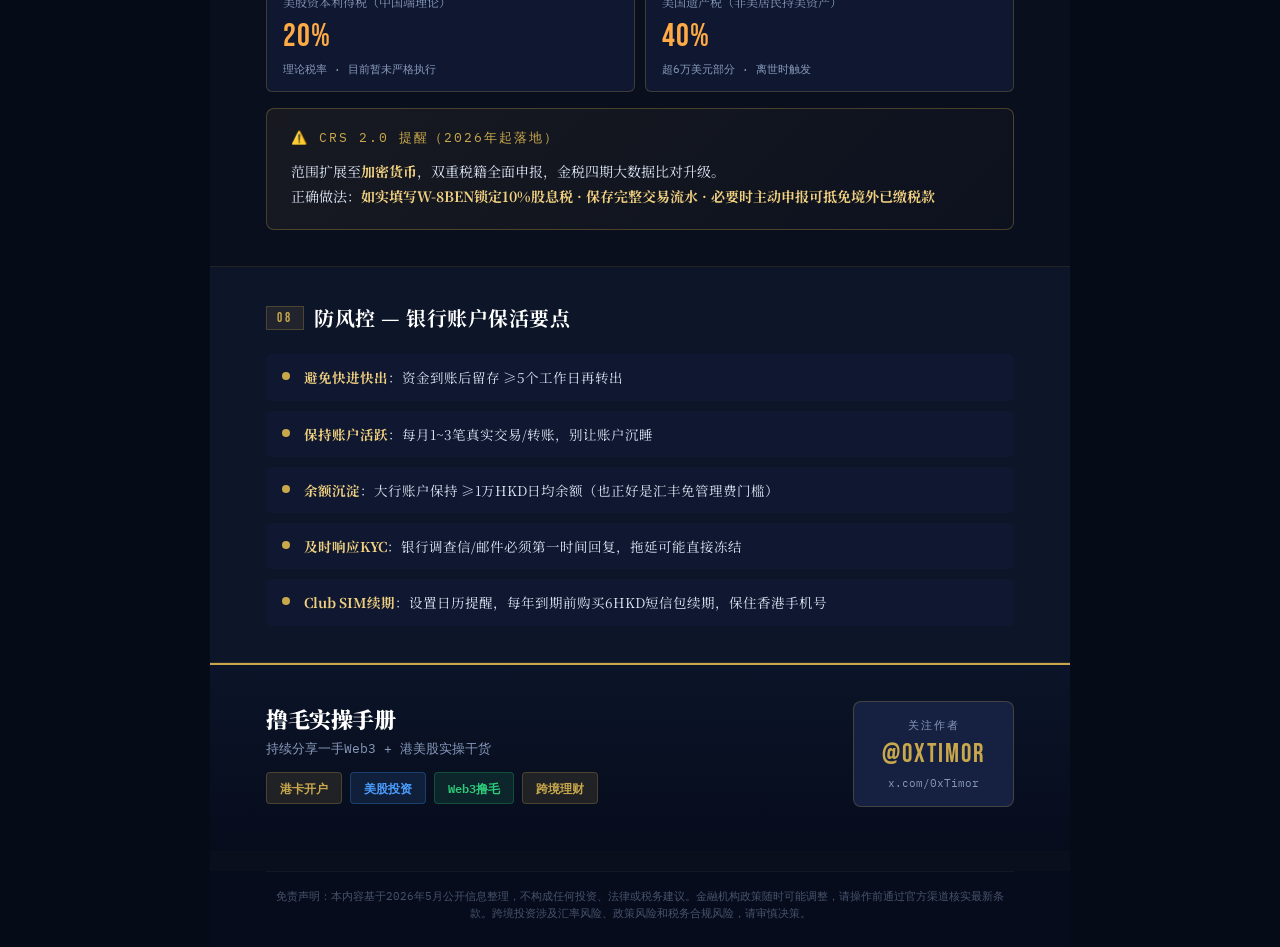
<file: hkcard-mini.html>
<!DOCTYPE html>
<html lang="zh-HK">
<head>
<meta charset="UTF-8">
<meta name="viewport" content="width=device-width, initial-scale=1.0">
<title>🇭🇰 赴港开户实操手册 2026</title>
<link rel="preconnect" href="https://fonts.googleapis.com">
<link href="https://fonts.googleapis.com/css2?family=Noto+Serif+SC:wght@400;600;700;900&family=Bebas+Neue&family=IBM+Plex+Mono:wght@400;600&display=swap" rel="stylesheet">
<style>
  :root {
    --ink: #0a0f1e;
    --gold: #c9a84c;
    --gold-light: #f0d080;
    --gold-dim: #8a6b28;
    --red: #e83a3a;
    --green: #2dcc7a;
    --blue: #4a9eff;
    --surface: #0f1830;
    --surface2: #162040;
    --surface3: #1e2e50;
    --border: rgba(201, 168, 76, 0.25);
    --text: #dce4f5;
    --text-dim: #8899bb;
    --width: 860px;
  }

  * { margin: 0; padding: 0; box-sizing: border-box; }

  body {
    background: #060b18;
    font-family: 'Noto Serif SC', serif;
    color: var(--text);
    display: flex;
    justify-content: center;
    padding: 0;
  }

  .card {
    width: var(--width);
    background: var(--ink);
    position: relative;
    overflow: hidden;
  }

  /* ─── HEADER ─── */
  .header {
    background: linear-gradient(160deg, #0a1525 0%, #0c1e3a 40%, #091630 100%);
    padding: 52px 56px 44px;
    position: relative;
    border-bottom: 2px solid var(--gold);
    overflow: hidden;
  }

  .header::before {
    content: '香港';
    position: absolute;
    right: -10px;
    top: -20px;
    font-size: 260px;
    font-weight: 900;
    color: rgba(201,168,76,0.04);
    line-height: 1;
    letter-spacing: -10px;
  }

  .header-tag {
    display: inline-flex;
    align-items: center;
    gap: 8px;
    background: rgba(201,168,76,0.12);
    border: 1px solid var(--gold-dim);
    color: var(--gold);
    font-family: 'IBM Plex Mono', monospace;
    font-size: 11px;
    padding: 5px 14px;
    letter-spacing: 2px;
    text-transform: uppercase;
    margin-bottom: 20px;
  }

  .header-flag { font-size: 14px; }

  .header h1 {
    font-size: 42px;
    font-weight: 900;
    line-height: 1.15;
    color: #fff;
    letter-spacing: -0.5px;
    margin-bottom: 8px;
  }

  .header h1 span {
    color: var(--gold);
  }

  .header-sub {
    font-size: 14px;
    color: var(--text-dim);
    margin-top: 12px;
    font-family: 'IBM Plex Mono', monospace;
    letter-spacing: 0.5px;
  }

  .warning-banner {
    margin-top: 28px;
    background: rgba(232,58,58,0.10);
    border-left: 3px solid var(--red);
    border-radius: 0 6px 6px 0;
    padding: 14px 20px;
    display: flex;
    gap: 12px;
    align-items: flex-start;
  }

  .warning-icon {
    font-size: 18px;
    flex-shrink: 0;
    margin-top: 1px;
  }

  .warning-text {
    font-size: 13.5px;
    line-height: 1.7;
    color: #ffb3b3;
  }

  .warning-text strong {
    color: #ff6666;
    font-weight: 700;
  }

  /* ─── SECTION ─── */
  .section {
    padding: 36px 56px;
    border-bottom: 1px solid rgba(201,168,76,0.12);
  }

  .section-label {
    display: flex;
    align-items: center;
    gap: 10px;
    margin-bottom: 22px;
  }

  .section-num {
    font-family: 'Bebas Neue', sans-serif;
    font-size: 13px;
    color: var(--gold);
    letter-spacing: 3px;
    background: rgba(201,168,76,0.1);
    border: 1px solid var(--border);
    padding: 3px 10px;
  }

  .section-title {
    font-size: 20px;
    font-weight: 700;
    color: #fff;
    letter-spacing: 0.5px;
  }

  /* ─── QUICK ANSWER GRID ─── */
  .qa-grid {
    display: grid;
    grid-template-columns: 1fr 1fr;
    gap: 12px;
  }

  .qa-item {
    background: var(--surface);
    border: 1px solid var(--border);
    border-radius: 6px;
    padding: 16px 18px;
  }

  .qa-q {
    font-size: 11.5px;
    color: var(--gold);
    font-family: 'IBM Plex Mono', monospace;
    letter-spacing: 0.5px;
    margin-bottom: 8px;
    display: flex;
    align-items: center;
    gap: 6px;
  }

  .qa-a {
    font-size: 14px;
    line-height: 1.65;
    color: var(--text);
    font-weight: 600;
  }

  .qa-a .hi { color: var(--gold-light); }
  .qa-a .ok { color: var(--green); }
  .qa-a .warn { color: #ffaa44; }

  .qa-item.full { grid-column: 1 / -1; }

  /* ─── BROKER STATUS ─── */
  .broker-grid {
    display: grid;
    grid-template-columns: 1fr 1fr;
    gap: 10px;
  }

  .broker-card {
    border-radius: 6px;
    padding: 14px 16px;
    display: flex;
    align-items: center;
    gap: 12px;
    border: 1px solid;
  }

  .broker-card.open {
    background: rgba(45,204,122,0.07);
    border-color: rgba(45,204,122,0.3);
  }

  .broker-card.closed {
    background: rgba(232,58,58,0.06);
    border-color: rgba(232,58,58,0.2);
  }

  .broker-icon {
    font-size: 20px;
    flex-shrink: 0;
  }

  .broker-name {
    font-size: 14px;
    font-weight: 700;
    color: #fff;
    margin-bottom: 3px;
  }

  .broker-status {
    font-size: 11.5px;
    font-family: 'IBM Plex Mono', monospace;
  }

  .open .broker-status { color: var(--green); }
  .closed .broker-status { color: var(--red); }

  /* ─── BANK RECOMMEND ─── */
  .bank-row {
    display: grid;
    grid-template-columns: 1fr 1fr;
    gap: 16px;
  }

  .bank-card {
    background: var(--surface);
    border: 1px solid var(--border);
    border-radius: 8px;
    overflow: hidden;
  }

  .bank-head {
    padding: 14px 18px 12px;
    border-bottom: 1px solid var(--border);
    display: flex;
    align-items: center;
    gap: 10px;
  }

  .bank-emoji { font-size: 22px; }

  .bank-title {
    font-size: 16px;
    font-weight: 700;
    color: #fff;
  }

  .bank-badge {
    margin-left: auto;
    font-size: 10px;
    font-family: 'IBM Plex Mono', monospace;
    background: rgba(201,168,76,0.15);
    color: var(--gold);
    padding: 3px 8px;
    border-radius: 3px;
    letter-spacing: 1px;
  }

  .bank-body {
    padding: 14px 18px;
  }

  .bank-row-item {
    display: flex;
    justify-content: space-between;
    align-items: center;
    padding: 6px 0;
    border-bottom: 1px solid rgba(255,255,255,0.05);
    font-size: 12.5px;
  }

  .bank-row-item:last-child { border-bottom: none; }

  .bank-row-label { color: var(--text-dim); }
  .bank-row-val { color: var(--text); font-weight: 600; text-align: right; }
  .bank-row-val.green { color: var(--green); }

  /* ─── STRATEGY ─── */
  .strategy-box {
    background: linear-gradient(135deg, rgba(201,168,76,0.07), rgba(201,168,76,0.02));
    border: 1px solid rgba(201,168,76,0.3);
    border-radius: 8px;
    padding: 20px 24px;
    margin-top: 16px;
  }

  .strategy-title {
    font-size: 13px;
    color: var(--gold);
    font-family: 'IBM Plex Mono', monospace;
    letter-spacing: 2px;
    margin-bottom: 12px;
  }

  .strategy-text {
    font-size: 14px;
    line-height: 1.8;
    color: var(--text);
  }

  .strategy-text strong { color: var(--gold-light); }

  /* ─── COST BREAKDOWN ─── */
  .cost-box {
    background: var(--surface2);
    border-radius: 8px;
    overflow: hidden;
    border: 1px solid var(--border);
  }

  .cost-row {
    display: flex;
    justify-content: space-between;
    align-items: center;
    padding: 13px 20px;
    border-bottom: 1px solid rgba(255,255,255,0.05);
    font-size: 13.5px;
  }

  .cost-row:last-child { border-bottom: none; }
  .cost-label { color: var(--text-dim); }
  .cost-val { font-weight: 700; color: var(--text); font-family: 'IBM Plex Mono', monospace; }
  .cost-val.zero { color: var(--green); }
  .cost-row.total {
    background: rgba(201,168,76,0.08);
    border-top: 1px solid rgba(201,168,76,0.3);
  }
  .cost-row.total .cost-label { color: #fff; font-weight: 700; font-size: 15px; }
  .cost-row.total .cost-val { color: var(--gold-light); font-size: 18px; }

  /* ─── TIMELINE ─── */
  .timeline {
    position: relative;
  }

  .tl-day {
    margin-bottom: 28px;
    position: relative;
  }

  .tl-day-header {
    display: flex;
    align-items: center;
    gap: 14px;
    margin-bottom: 14px;
  }

  .tl-day-badge {
    font-family: 'Bebas Neue', sans-serif;
    font-size: 22px;
    letter-spacing: 2px;
    color: var(--gold);
    background: rgba(201,168,76,0.1);
    border: 1px solid var(--gold-dim);
    padding: 4px 16px;
    min-width: 90px;
    text-align: center;
  }

  .tl-day-title {
    font-size: 17px;
    font-weight: 700;
    color: #fff;
  }

  .tl-steps {
    margin-left: 16px;
    border-left: 2px solid rgba(201,168,76,0.2);
    padding-left: 24px;
    display: flex;
    flex-direction: column;
    gap: 10px;
  }

  .tl-step {
    display: flex;
    align-items: flex-start;
    gap: 12px;
  }

  .tl-time {
    font-family: 'IBM Plex Mono', monospace;
    font-size: 11px;
    color: var(--gold);
    min-width: 52px;
    padding-top: 3px;
    flex-shrink: 0;
  }

  .tl-content {
    background: var(--surface);
    border-radius: 5px;
    padding: 10px 14px;
    font-size: 13px;
    line-height: 1.6;
    flex: 1;
  }

  .tl-content strong { color: var(--gold-light); }
  .tl-content .tag {
    display: inline-block;
    background: rgba(45,204,122,0.12);
    color: var(--green);
    font-size: 10px;
    padding: 1px 7px;
    border-radius: 3px;
    margin-left: 6px;
    vertical-align: middle;
    font-family: 'IBM Plex Mono', monospace;
  }

  /* ─── FUND THRESHOLD ─── */
  .fund-bars {
    display: flex;
    flex-direction: column;
    gap: 10px;
  }

  .fund-bar {
    display: flex;
    align-items: center;
    gap: 14px;
  }

  .fund-bar-label {
    font-size: 12.5px;
    color: var(--text-dim);
    min-width: 180px;
    font-family: 'IBM Plex Mono', monospace;
    flex-shrink: 0;
  }

  .fund-bar-track {
    flex: 1;
    height: 28px;
    background: var(--surface3);
    border-radius: 4px;
    overflow: hidden;
    position: relative;
  }

  .fund-bar-fill {
    height: 100%;
    border-radius: 4px;
    display: flex;
    align-items: center;
    padding: 0 12px;
    font-size: 11.5px;
    font-weight: 700;
    font-family: 'IBM Plex Mono', monospace;
    transition: width 0.3s;
  }

  .fund-bar-fill.no { background: rgba(232,58,58,0.4); color: #ff8888; width: 22%; }
  .fund-bar-fill.maybe { background: rgba(255,170,68,0.35); color: #ffcc88; width: 40%; }
  .fund-bar-fill.ok { background: rgba(201,168,76,0.35); color: var(--gold-light); width: 60%; }
  .fund-bar-fill.good { background: rgba(45,204,122,0.35); color: #88ffcc; width: 80%; }
  .fund-bar-fill.great { background: rgba(45,204,122,0.55); color: #aaffd8; width: 100%; }

  .fund-verdict {
    font-size: 11.5px;
    min-width: 60px;
    text-align: right;
    font-family: 'IBM Plex Mono', monospace;
    flex-shrink: 0;
  }

  /* ─── PITFALLS ─── */
  .pitfall-grid {
    display: grid;
    grid-template-columns: 1fr 1fr;
    gap: 12px;
  }

  .pitfall-card {
    background: var(--surface2);
    border: 1px solid rgba(232,58,58,0.2);
    border-radius: 6px;
    padding: 16px 18px;
  }

  .pitfall-num {
    font-family: 'Bebas Neue', sans-serif;
    font-size: 28px;
    color: rgba(232,58,58,0.5);
    line-height: 1;
    margin-bottom: 6px;
  }

  .pitfall-title {
    font-size: 14px;
    font-weight: 700;
    color: #ff8888;
    margin-bottom: 8px;
  }

  .pitfall-body {
    font-size: 12.5px;
    line-height: 1.7;
    color: var(--text-dim);
  }

  .pitfall-body strong { color: var(--text); }

  /* ─── TAX ─── */
  .tax-row-grid {
    display: grid;
    grid-template-columns: 1fr 1fr;
    gap: 10px;
  }

  .tax-item {
    background: var(--surface);
    border: 1px solid var(--border);
    border-radius: 6px;
    padding: 14px 16px;
    display: flex;
    flex-direction: column;
    gap: 6px;
  }

  .tax-label {
    font-size: 12px;
    color: var(--text-dim);
    line-height: 1.4;
  }

  .tax-rate {
    font-family: 'Bebas Neue', sans-serif;
    font-size: 32px;
    letter-spacing: 1px;
  }

  .tax-rate.zero { color: var(--green); }
  .tax-rate.low { color: var(--gold-light); }
  .tax-rate.mid { color: #ffaa44; }

  .tax-note {
    font-size: 11px;
    color: var(--text-dim);
    font-family: 'IBM Plex Mono', monospace;
  }

  /* ─── RISK CONTROL ─── */
  .risk-list {
    display: flex;
    flex-direction: column;
    gap: 10px;
  }

  .risk-item {
    display: flex;
    gap: 14px;
    align-items: flex-start;
    background: var(--surface);
    border-radius: 5px;
    padding: 12px 16px;
  }

  .risk-dot {
    width: 8px;
    height: 8px;
    border-radius: 50%;
    background: var(--gold);
    flex-shrink: 0;
    margin-top: 6px;
  }

  .risk-content {
    font-size: 13.5px;
    line-height: 1.65;
    color: var(--text);
  }

  .risk-content strong { color: var(--gold-light); }

  /* ─── DIVIDER ─── */
  .divider {
    height: 1px;
    background: linear-gradient(90deg, transparent, rgba(201,168,76,0.3), transparent);
    margin: 4px 0;
  }

  /* ─── FOOTER ─── */
  .footer {
    background: linear-gradient(180deg, #0b1428 0%, #060c1c 100%);
    padding: 36px 56px 44px;
    border-top: 2px solid var(--gold);
    display: flex;
    align-items: center;
    justify-content: space-between;
    gap: 20px;
  }

  .footer-author {
    display: flex;
    flex-direction: column;
    gap: 6px;
  }

  .footer-handle {
    font-size: 22px;
    font-weight: 900;
    color: #fff;
    letter-spacing: -0.5px;
  }

  .footer-handle span { color: var(--gold); }

  .footer-desc {
    font-size: 13px;
    color: var(--text-dim);
    font-family: 'IBM Plex Mono', monospace;
  }

  .footer-x {
    background: var(--surface2);
    border: 1.5px solid var(--border);
    border-radius: 8px;
    padding: 16px 28px;
    text-align: center;
  }

  .footer-x-label {
    font-size: 11px;
    color: var(--text-dim);
    font-family: 'IBM Plex Mono', monospace;
    letter-spacing: 2px;
    text-transform: uppercase;
    margin-bottom: 6px;
  }

  .footer-x-handle {
    font-family: 'Bebas Neue', sans-serif;
    font-size: 26px;
    color: var(--gold);
    letter-spacing: 2px;
  }

  .footer-disclaimer {
    margin-top: 20px;
    font-size: 10.5px;
    color: rgba(136,153,187,0.5);
    font-family: 'IBM Plex Mono', monospace;
    line-height: 1.7;
    border-top: 1px solid rgba(255,255,255,0.05);
    padding-top: 16px;
    text-align: center;
  }

  /* ─── HIGHLIGHT BOX ─── */
  .highlight {
    background: linear-gradient(135deg, rgba(201,168,76,0.1), rgba(201,168,76,0.04));
    border: 1.5px solid rgba(201,168,76,0.4);
    border-radius: 8px;
    padding: 18px 22px;
    margin-top: 16px;
    font-size: 14.5px;
    line-height: 1.8;
    color: var(--text);
  }

  .highlight strong { color: var(--gold-light); font-weight: 700; }

  /* ─── CHIP ROW ─── */
  .chip-row {
    display: flex;
    flex-wrap: wrap;
    gap: 8px;
    margin-top: 14px;
  }

  .chip {
    font-size: 12px;
    padding: 5px 13px;
    border-radius: 4px;
    font-family: 'IBM Plex Mono', monospace;
    font-weight: 600;
  }

  .chip.green { background: rgba(45,204,122,0.12); color: var(--green); border: 1px solid rgba(45,204,122,0.25); }
  .chip.gold { background: rgba(201,168,76,0.12); color: var(--gold); border: 1px solid rgba(201,168,76,0.25); }
  .chip.blue { background: rgba(74,158,255,0.12); color: var(--blue); border: 1px solid rgba(74,158,255,0.25); }
  .chip.red { background: rgba(232,58,58,0.12); color: #ff8888; border: 1px solid rgba(232,58,58,0.25); }

  /* ─── STAR RATING ─── */
  .star { color: var(--gold); font-size: 12px; }
  .star-dim { color: var(--surface3); font-size: 12px; }

  /* ─── SECTION BG VARIANTS ─── */
  .section.dark { background: #0b1220; }
  .section.mid { background: #0d1528; }

  .money-highlight {
    text-align: center;
    padding: 24px;
    background: var(--surface2);
    border-radius: 8px;
    border: 1px solid var(--border);
    margin-top: 16px;
  }

  .money-big {
    font-family: 'Bebas Neue', sans-serif;
    font-size: 72px;
    color: var(--green);
    line-height: 1;
    letter-spacing: 2px;
  }

  .money-unit {
    font-size: 20px;
    color: var(--green);
    font-family: 'IBM Plex Mono', monospace;
    margin-bottom: 8px;
  }

  .money-desc {
    font-size: 13px;
    color: var(--text-dim);
  }

</style>
</head>
<body>
<div class="card">

  <!-- ═══ HEADER ═══ -->
  <div class="header">
    <div class="header-tag">
      <span class="header-flag">🇭🇰</span>
      2026 深度调研报告
    </div>
    <h1>大陆中小资金新手<br>赴港开户 + 美港股投资<br><span>极致性价比攻略</span></h1>
    <div class="header-sub">调研时间：2026年5月 ｜ 适用：大陆居民（身份证+港澳通行证）｜ 核心：低门槛·零管理费</div>
    <div class="warning-banner">
      <div class="warning-icon">🚨</div>
      <div class="warning-text">
        <strong>2026年政策剧变预警</strong>：富途、老虎、长桥已<strong>全面停止</strong>接受仅持大陆身份证新用户开户。
        目前<strong>仅盈立证券（uSMART）和复星证券（星财富）</strong>仍接受大陆身份证线上开户。
      </div>
    </div>
  </div>

  <!-- ═══ SECTION 1: 30秒速读 ═══ -->
  <div class="section dark">
    <div class="section-label">
      <div class="section-num">⚡ 30秒速读</div>
      <div class="section-title">核心问题一眼看懂</div>
    </div>
    <div class="qa-grid">
      <div class="qa-item">
        <div class="qa-q">🏦 去港开什么银行？</div>
        <div class="qa-a">
          <span class="ok">① ZA Bank</span> — 虚拟银行，App秒开，<span class="hi">零门槛零管理费</span><br>
          <span class="ok">② 汇丰 HSBC One</span> — 存1万HKD定期免管理费
        </div>
      </div>
      <div class="qa-item">
        <div class="qa-q">📈 用什么券商？</div>
        <div class="qa-a">
          <span class="hi">盈立证券 uSMART</span><br>
          大陆身份证可开 · 美股免佣<br>
          港股平台费仅 <span class="ok">12 HKD/笔</span>
        </div>
      </div>
      <div class="qa-item">
        <div class="qa-q">💰 要带多少钱？</div>
        <div class="qa-a">最低 <span class="hi">≥ 1.5万港币</span><br>汇丰定存1万 + 零花5千</div>
      </div>
      <div class="qa-item">
        <div class="qa-q">📄 要准备什么材料？</div>
        <div class="qa-a">
          身份证 + 港澳通行证<br>
          <span class="warn">信用卡PDF账单（带红章，彩色打印2~3份）</span>
        </div>
      </div>
      <div class="qa-item">
        <div class="qa-q">💵 年维护成本多少？</div>
        <div class="qa-a">
          <span class="ok">≈ 6港币 / 年</span><br>
          <span style="color:var(--text-dim);font-size:12px;">仅Club SIM手机卡保号费</span>
        </div>
      </div>
      <div class="qa-item">
        <div class="qa-q">🗓️ 多少钱值得去？</div>
        <div class="qa-a">
          最低 <span class="hi">3万HKD</span>（≈2.8万RMB）<br>
          舒适起步 <span class="ok">5万HKD</span>（≈4.6万RMB）
        </div>
      </div>
    </div>
  </div>

  <!-- ═══ SECTION 2: 券商现状 ═══ -->
  <div class="section">
    <div class="section-label">
      <div class="section-num">01</div>
      <div class="section-title">2026年大陆居民券商开户现状</div>
    </div>
    <div class="broker-grid">
      <div class="broker-card open">
        <div class="broker-icon">✅</div>
        <div>
          <div class="broker-name">盈立证券 uSMART</div>
          <div class="broker-status">大陆身份证 · 可线上开户 · 推荐首选</div>
        </div>
      </div>
      <div class="broker-card open">
        <div class="broker-icon">✅</div>
        <div>
          <div class="broker-name">复星证券（星财富）</div>
          <div class="broker-status">大陆身份证 · 需专属链接 · 备用推荐</div>
        </div>
      </div>
      <div class="broker-card closed">
        <div class="broker-icon">❌</div>
        <div>
          <div class="broker-name">富途证券</div>
          <div class="broker-status">已关闭大陆身份证开户</div>
        </div>
      </div>
      <div class="broker-card closed">
        <div class="broker-icon">❌</div>
        <div>
          <div class="broker-name">老虎证券</div>
          <div class="broker-status">已关闭（2025.9起）</div>
        </div>
      </div>
      <div class="broker-card closed">
        <div class="broker-icon">❌</div>
        <div>
          <div class="broker-name">长桥证券</div>
          <div class="broker-status">已关闭（2025下半年起）</div>
        </div>
      </div>
      <div class="broker-card closed">
        <div class="broker-icon">⚠️</div>
        <div>
          <div class="broker-name">盈透证券 IBKR</div>
          <div class="broker-status">极难 · 需境外居住证明</div>
        </div>
      </div>
    </div>
  </div>

  <!-- ═══ SECTION 3: 银行推荐 ═══ -->
  <div class="section mid">
    <div class="section-label">
      <div class="section-num">02</div>
      <div class="section-title">小资金最优银行组合</div>
    </div>
    <div class="bank-row">
      <div class="bank-card">
        <div class="bank-head">
          <div class="bank-emoji">📱</div>
          <div>
            <div class="bank-title">ZA Bank 众安</div>
            <div style="font-size:11px;color:var(--text-dim);">虚拟银行 · 首选</div>
          </div>
          <div class="bank-badge">零门槛</div>
        </div>
        <div class="bank-body">
          <div class="bank-row-item">
            <span class="bank-row-label">管理费</span>
            <span class="bank-row-val green">永久免费 ✓</span>
          </div>
          <div class="bank-row-item">
            <span class="bank-row-label">开户方式</span>
            <span class="bank-row-val">App全线上（须在港）</span>
          </div>
          <div class="bank-row-item">
            <span class="bank-row-label">地址证明</span>
            <span class="bank-row-val green">不需要 ✓</span>
          </div>
          <div class="bank-row-item">
            <span class="bank-row-label">入金到账</span>
            <span class="bank-row-val green">FPS 5分钟到账</span>
          </div>
          <div class="bank-row-item">
            <span class="bank-row-label">券商兼容</span>
            <span class="bank-row-val">盈立/富途/长桥均支持</span>
          </div>
        </div>
      </div>
      <div class="bank-card">
        <div class="bank-head">
          <div class="bank-emoji">🏦</div>
          <div>
            <div class="bank-title">汇丰 HSBC One</div>
            <div style="font-size:11px;color:var(--text-dim);">传统大行 · 品牌首选</div>
          </div>
          <div class="bank-badge">存1万免费</div>
        </div>
        <div class="bank-body">
          <div class="bank-row-item">
            <span class="bank-row-label">管理费豁免</span>
            <span class="bank-row-val">TRB ≥ 1万HKD 免100/月</span>
          </div>
          <div class="bank-row-item">
            <span class="bank-row-label">最优策略</span>
            <span class="bank-row-val green">港币定存1万HKD ★</span>
          </div>
          <div class="bank-row-item">
            <span class="bank-row-label">定存年收益</span>
            <span class="bank-row-val green">~200 HKD 利息</span>
          </div>
          <div class="bank-row-item">
            <span class="bank-row-label">年持有成本</span>
            <span class="bank-row-val green">0 HKD ✓</span>
          </div>
          <div class="bank-row-item">
            <span class="bank-row-label">全球认可度</span>
            <span class="bank-row-val"><span class="star">★★★★★</span></span>
          </div>
        </div>
      </div>
    </div>
    <div class="strategy-box">
      <div class="strategy-title">💡 小资金最优方案</div>
      <div class="strategy-text">
        <strong>ZA Bank（日常入金/中转）+ 汇丰 HSBC One（主力大行）</strong><br>
        汇丰只负责「存1万定存达标 + 日常银行功能」，投资交易放在盈立证券。<br>
        总维护成本：<strong>1万HKD定存沉淀（还能赚利息）+ 0管理费</strong>
      </div>
    </div>
  </div>

  <!-- ═══ SECTION 4: 年度成本 ═══ -->
  <div class="section dark">
    <div class="section-label">
      <div class="section-num">03</div>
      <div class="section-title">年度持有成本拆解（5万HKD资产）</div>
    </div>
    <div class="cost-box">
      <div class="cost-row">
        <span class="cost-label">🏦 汇丰 HSBC One 账户维护</span>
        <span class="cost-val zero">0 HKD ✓</span>
      </div>
      <div class="cost-row">
        <span class="cost-label">📱 ZA Bank 账户维护</span>
        <span class="cost-val zero">0 HKD ✓</span>
      </div>
      <div class="cost-row">
        <span class="cost-label">📡 Club SIM 保号费</span>
        <span class="cost-val" style="color:var(--gold)">6 HKD / 年</span>
      </div>
      <div class="cost-row">
        <span class="cost-label">📊 盈立证券账户管理费</span>
        <span class="cost-val zero">0 HKD ✓</span>
      </div>
      <div class="cost-row">
        <span class="cost-label">💰 汇丰定存年利息收入</span>
        <span class="cost-val zero">+ ~200 HKD ↑</span>
      </div>
      <div class="cost-row total">
        <span class="cost-label">🎯 年度总固定成本</span>
        <span class="cost-val">≈ 6 HKD / 年</span>
      </div>
    </div>
    <div class="money-highlight">
      <div class="money-unit">年维护成本不到</div>
      <div class="money-big">6</div>
      <div class="money-unit">港 币</div>
      <div class="money-desc">≈ 5.5 元人民币 · 一杯奶茶都不到</div>
    </div>
  </div>

  <!-- ═══ SECTION 5: 两日行程 ═══ -->
  <div class="section">
    <div class="section-label">
      <div class="section-num">04</div>
      <div class="section-title">两日赴港极速开户行程</div>
    </div>
    <div class="timeline">
      <!-- 出发前 -->
      <div class="tl-day">
        <div class="tl-day-header">
          <div class="tl-day-badge">D-7</div>
          <div class="tl-day-title">出发前准备</div>
        </div>
        <div class="tl-steps">
          <div class="tl-step">
            <div class="tl-time">证件</div>
            <div class="tl-content">身份证 + 港澳通行证（有效签注）+ 护照（备用）</div>
          </div>
          <div class="tl-step">
            <div class="tl-time">地址证</div>
            <div class="tl-content"><strong>招行/工行App</strong>下载近3个月信用卡PDF账单（带电子红章），<strong>彩色打印3份</strong>。注意账单地址须与身份证一致！</div>
          </div>
          <div class="tl-step">
            <div class="tl-time">资金</div>
            <div class="tl-content">内地银联借记卡存够 <strong>≥1.5万HKD等值人民币</strong>。到港后ATM取港币，银联汇率极佳，手续费~15元/笔</div>
          </div>
          <div class="tl-step">
            <div class="tl-time">预约</div>
            <div class="tl-content">微信公众号「汇丰香港」→ 微服务 → <strong>预约开户</strong>（App预填资料≠预约席位！必须单独预约）</div>
          </div>
          <div class="tl-step">
            <div class="tl-time">App</div>
            <div class="tl-content">提前安装：ZA Bank、汇丰HK、Club SIM、<strong>uSMART盈立证券</strong>（可在内地预填开户资料至「等待核证」状态）</div>
          </div>
        </div>
      </div>

      <!-- Day 1 -->
      <div class="tl-day">
        <div class="tl-day-header">
          <div class="tl-day-badge">DAY 1</div>
          <div class="tl-day-title">虚拟银行 + 手机卡</div>
        </div>
        <div class="tl-steps">
          <div class="tl-step">
            <div class="tl-time">过关时</div>
            <div class="tl-content">⚠️ <strong>白色入境小纸条千万收好！</strong>这是虚拟银行核验「肉身在港」的唯一法定凭证，丢了当天开户计划报废</div>
          </div>
          <div class="tl-step">
            <div class="tl-time">10:00</div>
            <div class="tl-content">开 <strong>ZA Bank</strong>：关闭所有代理VPN → 用Club SIM流量 → 拍身份证/通行证/入境小纸条 → 人脸识别<span class="tag">即日审核</span></div>
          </div>
          <div class="tl-step">
            <div class="tl-time">10:30</div>
            <div class="tl-content">开 <strong>天星银行 Airstar</strong>（同样流程，多一条备用通道）</div>
          </div>
          <div class="tl-step">
            <div class="tl-time">下午</div>
            <div class="tl-content">可选：前往盈立证券<strong>上环总部（德辅道中308号24楼）</strong>线下面签，当天激活券商账户<span class="tag">可选</span></div>
          </div>
        </div>
      </div>

      <!-- Day 2 -->
      <div class="tl-day">
        <div class="tl-day-header">
          <div class="tl-day-badge">DAY 2</div>
          <div class="tl-day-title">传统银行面签 + 资金破冰</div>
        </div>
        <div class="tl-steps">
          <div class="tl-step">
            <div class="tl-time">9:30</div>
            <div class="tl-content">按预约前往 <strong>汇丰分行</strong>：出示身份证 + 通行证 + 信用卡账单 + 入境小票。说明用途：「<strong>个人理财储蓄，偶尔投资</strong>」（勿说炒股）</div>
          </div>
          <div class="tl-step">
            <div class="tl-time">11:30</div>
            <div class="tl-content">现场存入 <strong>1.5万HKD</strong>（1万开定存免管理费 + 5千活期），领取银行卡</div>
          </div>
          <div class="tl-step">
            <div class="tl-time">中午</div>
            <div class="tl-content">汇丰App内将 <strong>1万HKD转为定期存款</strong>，锁定TRB，永久免除100/月管理费</div>
          </div>
          <div class="tl-step">
            <div class="tl-time">下午</div>
            <div class="tl-content"><strong>资金破冰</strong>：汇丰 → FPS转入ZA Bank → ZA Bank同名转账 ≥1万HKD至盈立证券，上传凭证，1个工作日审核通过<span class="tag">完成</span></div>
          </div>
        </div>
      </div>
    </div>
  </div>

  <!-- ═══ SECTION 6: 资金门槛 ═══ -->
  <div class="section mid">
    <div class="section-label">
      <div class="section-num">05</div>
      <div class="section-title">资金门槛 — 到底值不值得去？</div>
    </div>
    <div class="fund-bars">
      <div class="fund-bar">
        <div class="fund-bar-label">&lt; 1万HKD（&lt;0.9万RMB）</div>
        <div class="fund-bar-track">
          <div class="fund-bar-fill no">不建议</div>
        </div>
        <div class="fund-verdict" style="color:var(--red)">❌ 放弃</div>
      </div>
      <div class="fund-bar">
        <div class="fund-bar-label">1~3万HKD（0.9~2.8万RMB）</div>
        <div class="fund-bar-track">
          <div class="fund-bar-fill maybe">珠三角可考虑</div>
        </div>
        <div class="fund-verdict" style="color:#ffaa44">⚠️ 勉强</div>
      </div>
      <div class="fund-bar">
        <div class="fund-bar-label">3~5万HKD（2.8~4.6万RMB）</div>
        <div class="fund-bar-track">
          <div class="fund-bar-fill ok">达到入门门槛</div>
        </div>
        <div class="fund-verdict" style="color:var(--gold)">✅ 可以</div>
      </div>
      <div class="fund-bar">
        <div class="fund-bar-label">5~10万HKD（4.6~9.2万RMB）</div>
        <div class="fund-bar-track">
          <div class="fund-bar-fill good">性价比最优区间</div>
        </div>
        <div class="fund-verdict" style="color:var(--green)">✅✅ 推荐</div>
      </div>
      <div class="fund-bar">
        <div class="fund-bar-label">&gt; 10万HKD（&gt;9.2万RMB）</div>
        <div class="fund-bar-track">
          <div class="fund-bar-fill great">跨境配置战略意义重大</div>
        </div>
        <div class="fund-verdict" style="color:var(--green)">✅✅✅ 强烈</div>
      </div>
    </div>
    <div class="highlight">
      <strong>一句话结论</strong>：最低门槛 <strong>3万HKD（≈2.8万RMB）</strong>，舒适起步 <strong>5万HKD（≈4.6万RMB）</strong>。<br>
      低于3万的用户建议先买国内QDII基金（天弘纳斯达克100、华夏恒生ETF），等资金到位再赴港开户。
    </div>
    <div class="chip-row">
      <span class="chip green">🌏 跨境资产隔离</span>
      <span class="chip blue">💳 Visa全球消费</span>
      <span class="chip gold">🏦 未来保险/债券通道</span>
      <span class="chip green">📈 一次开户 终身受用</span>
    </div>
  </div>

  <!-- ═══ SECTION 7: 四大避坑 ═══ -->
  <div class="section dark">
    <div class="section-label">
      <div class="section-num">06</div>
      <div class="section-title">四大终极避坑 — 不打会翻车</div>
    </div>
    <div class="pitfall-grid">
      <div class="pitfall-card">
        <div class="pitfall-num">01</div>
        <div class="pitfall-title">地址证明一致性</div>
        <div class="pitfall-body">信用卡账单上的住宅地址<strong>必须与身份证地址完全一致</strong>。汇丰开户经理极挑剔，地址不符=当场拒绝。出发前在银行App改账单地址为身份证地址，更新后再导出。</div>
      </div>
      <div class="pitfall-card">
        <div class="pitfall-num">02</div>
        <div class="pitfall-title">手机环境清洗</div>
        <div class="pitfall-body">ZA Bank/天星的反欺诈SDK对代理极度敏感。开户前：<strong>卸载所有VPN/代理</strong>，断开Wi-Fi用Club SIM流量，安卓关闭「开发者选项」中的「模拟位置」，否则App直接闪退。</div>
      </div>
      <div class="pitfall-card">
        <div class="pitfall-num">03</div>
        <div class="pitfall-title">eDDA拼音空格</div>
        <div class="pitfall-body">汇丰可能登记为<strong>ZHANG XIAO MING</strong>，ZA Bank可能是<strong>ZHANG XIAOMING</strong>，拼音不一致导致eDDA绑定报错。解决：直接用<strong>FPS转数快</strong>入金，5分钟到账零损耗。</div>
      </div>
      <div class="pitfall-card">
        <div class="pitfall-num">04</div>
        <div class="pitfall-title">ATM取现替代携汇</div>
        <div class="pitfall-body">不需要提前兑换港币过关。带一张内地<strong>银联借记卡</strong>（招行/建行），到港后汇丰/中银ATM直接取港币。银联汇率极佳，手续费约<strong>15元/笔</strong>，存入时告知柜员无需担心AML问题。</div>
      </div>
    </div>
  </div>

  <!-- ═══ SECTION 8: 税务速查 ═══ -->
  <div class="section">
    <div class="section-label">
      <div class="section-num">07</div>
      <div class="section-title">税务速查卡</div>
    </div>
    <div class="tax-row-grid">
      <div class="tax-item">
        <div class="tax-label">港股资本利得税（香港端）</div>
        <div class="tax-rate zero">0%</div>
        <div class="tax-note">香港不征 · 直接免</div>
      </div>
      <div class="tax-item">
        <div class="tax-label">美股资本利得税（美国端）</div>
        <div class="tax-rate zero">0%</div>
        <div class="tax-note">非美居民免征 · 无需担心</div>
      </div>
      <div class="tax-item">
        <div class="tax-label">美股股息预扣税（已填W-8BEN）</div>
        <div class="tax-rate low">10%</div>
        <div class="tax-note">中美协定优惠 · 未填则30%！</div>
      </div>
      <div class="tax-item">
        <div class="tax-label">港股股息税</div>
        <div class="tax-rate zero">0%</div>
        <div class="tax-note">香港不征股息税</div>
      </div>
      <div class="tax-item">
        <div class="tax-label">美股资本利得税（中国端理论）</div>
        <div class="tax-rate mid">20%</div>
        <div class="tax-note">理论税率 · 目前暂未严格执行</div>
      </div>
      <div class="tax-item">
        <div class="tax-label">美国遗产税（非美居民持美资产）</div>
        <div class="tax-rate mid">40%</div>
        <div class="tax-note">超6万美元部分 · 离世时触发</div>
      </div>
    </div>
    <div class="strategy-box" style="margin-top:16px;">
      <div class="strategy-title">⚠️ CRS 2.0 提醒（2026年起落地）</div>
      <div class="strategy-text">
        范围扩展至<strong>加密货币</strong>，双重税籍全面申报，金税四期大数据比对升级。<br>
        正确做法：<strong>如实填写W-8BEN锁定10%股息税 · 保存完整交易流水 · 必要时主动申报可抵免境外已缴税款</strong>
      </div>
    </div>
  </div>

  <!-- ═══ SECTION 9: 防风控 ═══ -->
  <div class="section mid">
    <div class="section-label">
      <div class="section-num">08</div>
      <div class="section-title">防风控 — 银行账户保活要点</div>
    </div>
    <div class="risk-list">
      <div class="risk-item">
        <div class="risk-dot"></div>
        <div class="risk-content"><strong>避免快进快出</strong>：资金到账后留存 ≥5个工作日再转出</div>
      </div>
      <div class="risk-item">
        <div class="risk-dot"></div>
        <div class="risk-content"><strong>保持账户活跃</strong>：每月1~3笔真实交易/转账，别让账户沉睡</div>
      </div>
      <div class="risk-item">
        <div class="risk-dot"></div>
        <div class="risk-content"><strong>余额沉淀</strong>：大行账户保持 ≥1万HKD日均余额（也正好是汇丰免管理费门槛）</div>
      </div>
      <div class="risk-item">
        <div class="risk-dot"></div>
        <div class="risk-content"><strong>及时响应KYC</strong>：银行调查信/邮件必须第一时间回复，拖延可能直接冻结</div>
      </div>
      <div class="risk-item">
        <div class="risk-dot"></div>
        <div class="risk-content"><strong>Club SIM续期</strong>：设置日历提醒，每年到期前购买6HKD短信包续期，保住香港手机号</div>
      </div>
    </div>
  </div>

  <!-- ═══ FOOTER ═══ -->
  <div class="footer">
    <div style="flex:1;">
      <div class="footer-author">
        <div class="footer-handle">撸毛实操手册</div>
        <div class="footer-desc">持续分享一手Web3 + 港美股实操干货</div>
      </div>
      <div class="chip-row" style="margin-top:14px;">
        <span class="chip gold">港卡开户</span>
        <span class="chip blue">美股投资</span>
        <span class="chip green">Web3撸毛</span>
        <span class="chip gold">跨境理财</span>
      </div>
    </div>
    <div class="footer-x">
      <div class="footer-x-label">关注作者</div>
      <div class="footer-x-handle">@0xTimor</div>
      <div style="font-size:11px;color:var(--text-dim);margin-top:6px;font-family:'IBM Plex Mono',monospace;">x.com/0xTimor</div>
    </div>
  </div>
  <div style="padding: 0 56px 24px; background:#060c1c;">
    <div class="footer-disclaimer">
      免责声明：本内容基于2026年5月公开信息整理，不构成任何投资、法律或税务建议。金融机构政策随时可能调整，请操作前通过官方渠道核实最新条款。跨境投资涉及汇率风险、政策风险和税务合规风险，请审慎决策。
    </div>
  </div>

</div>
</body>
</html>
</file>
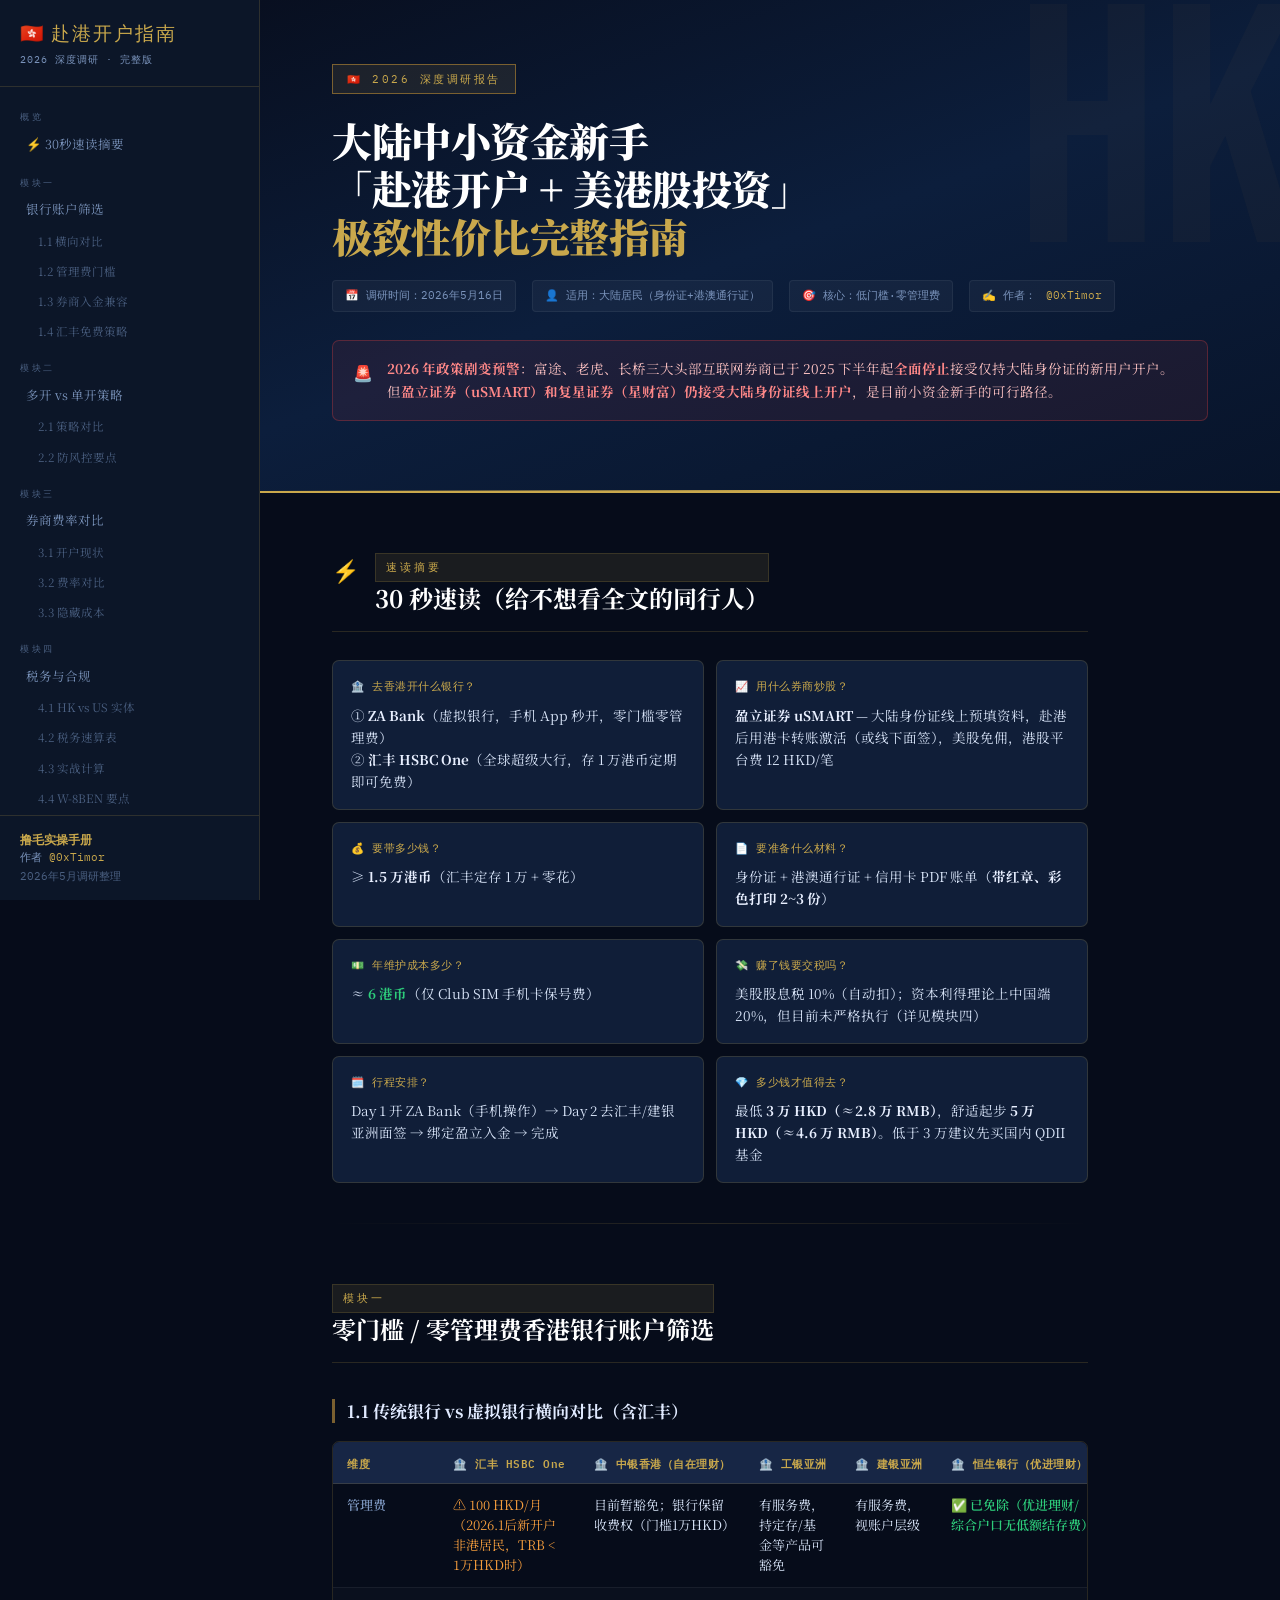
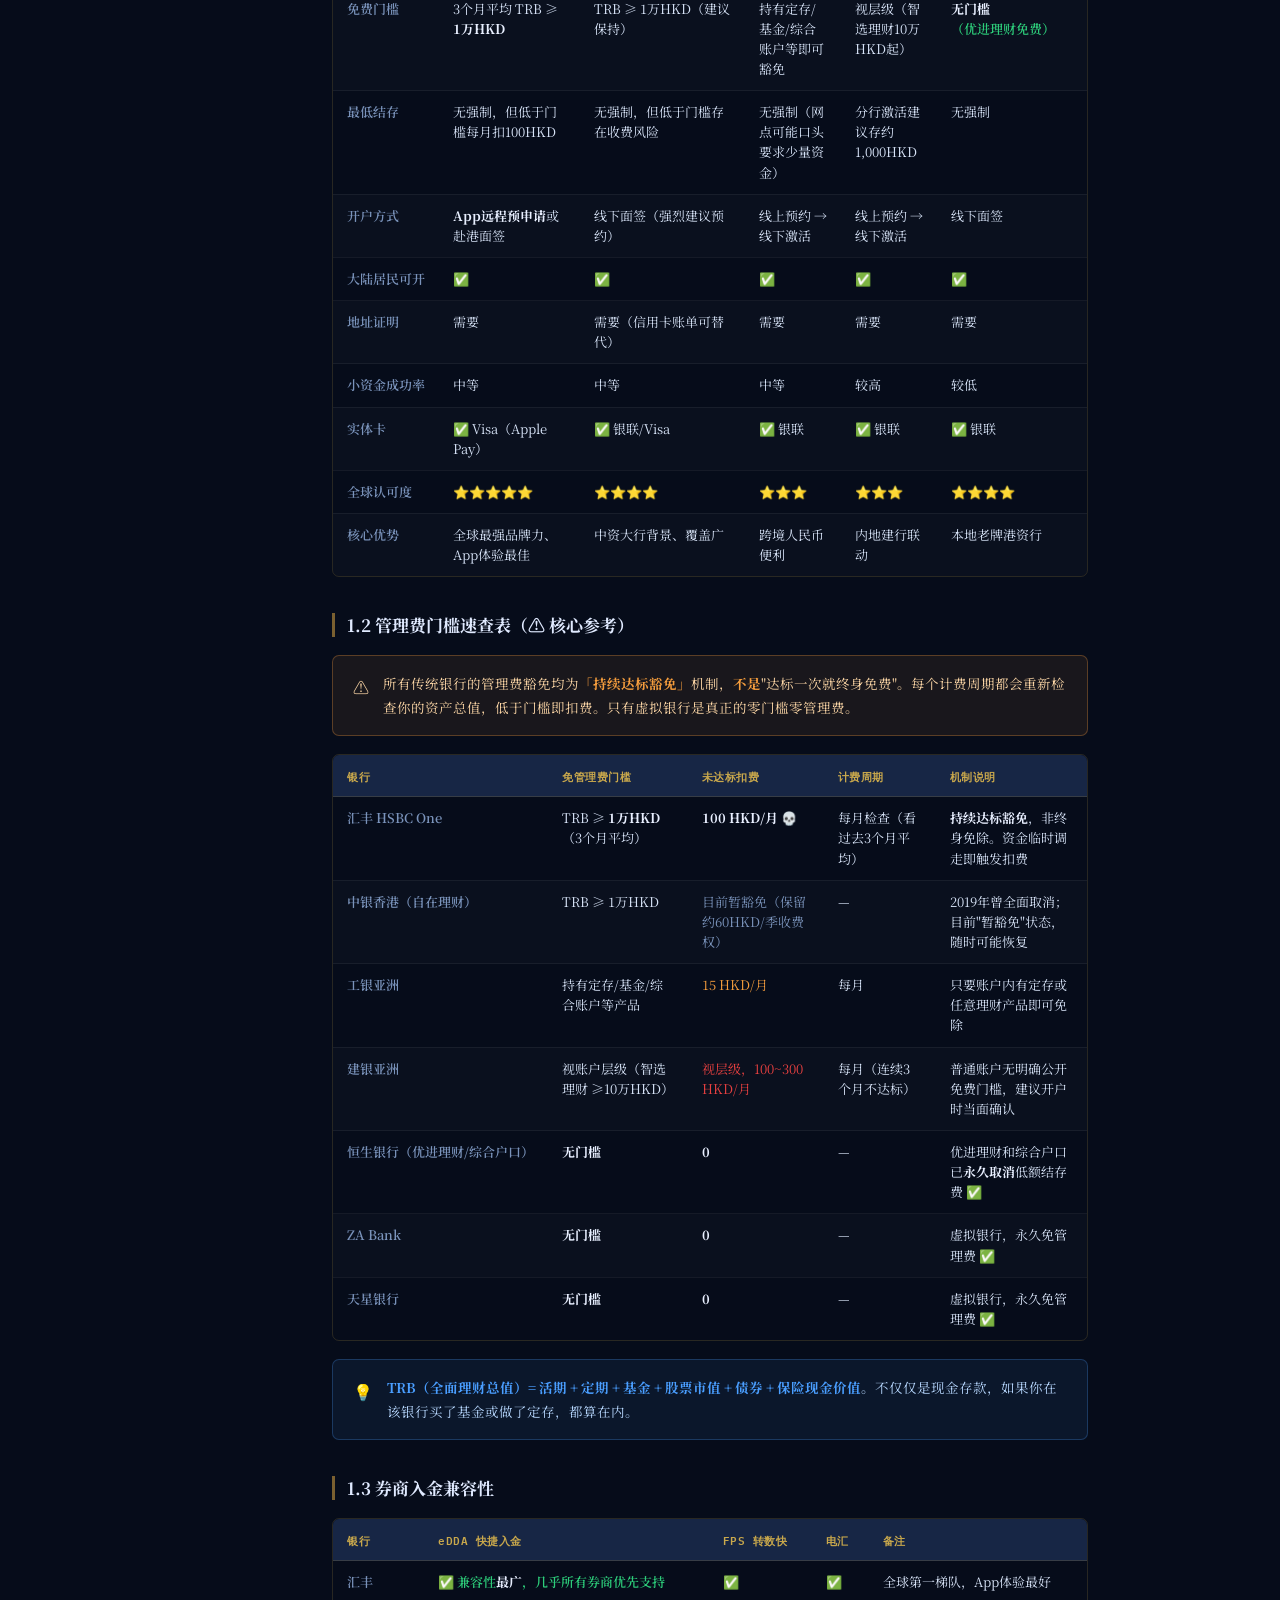
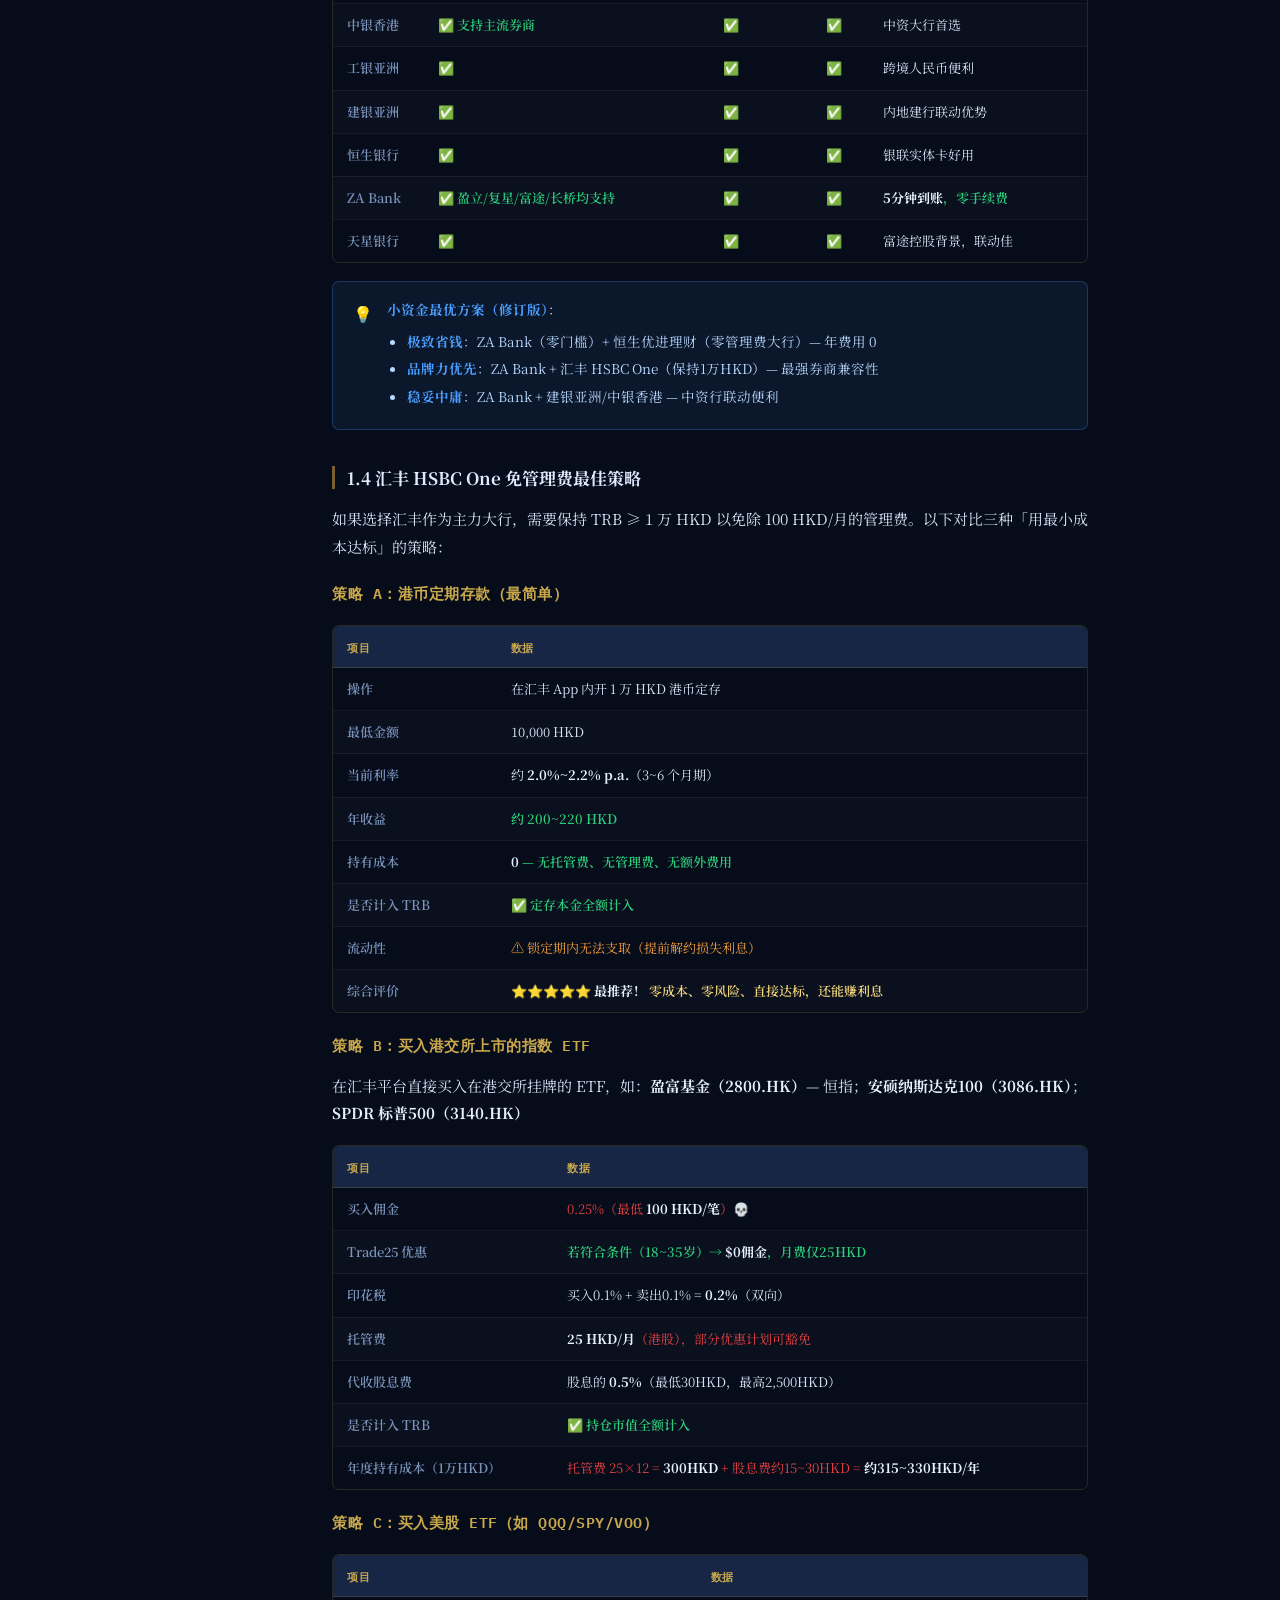
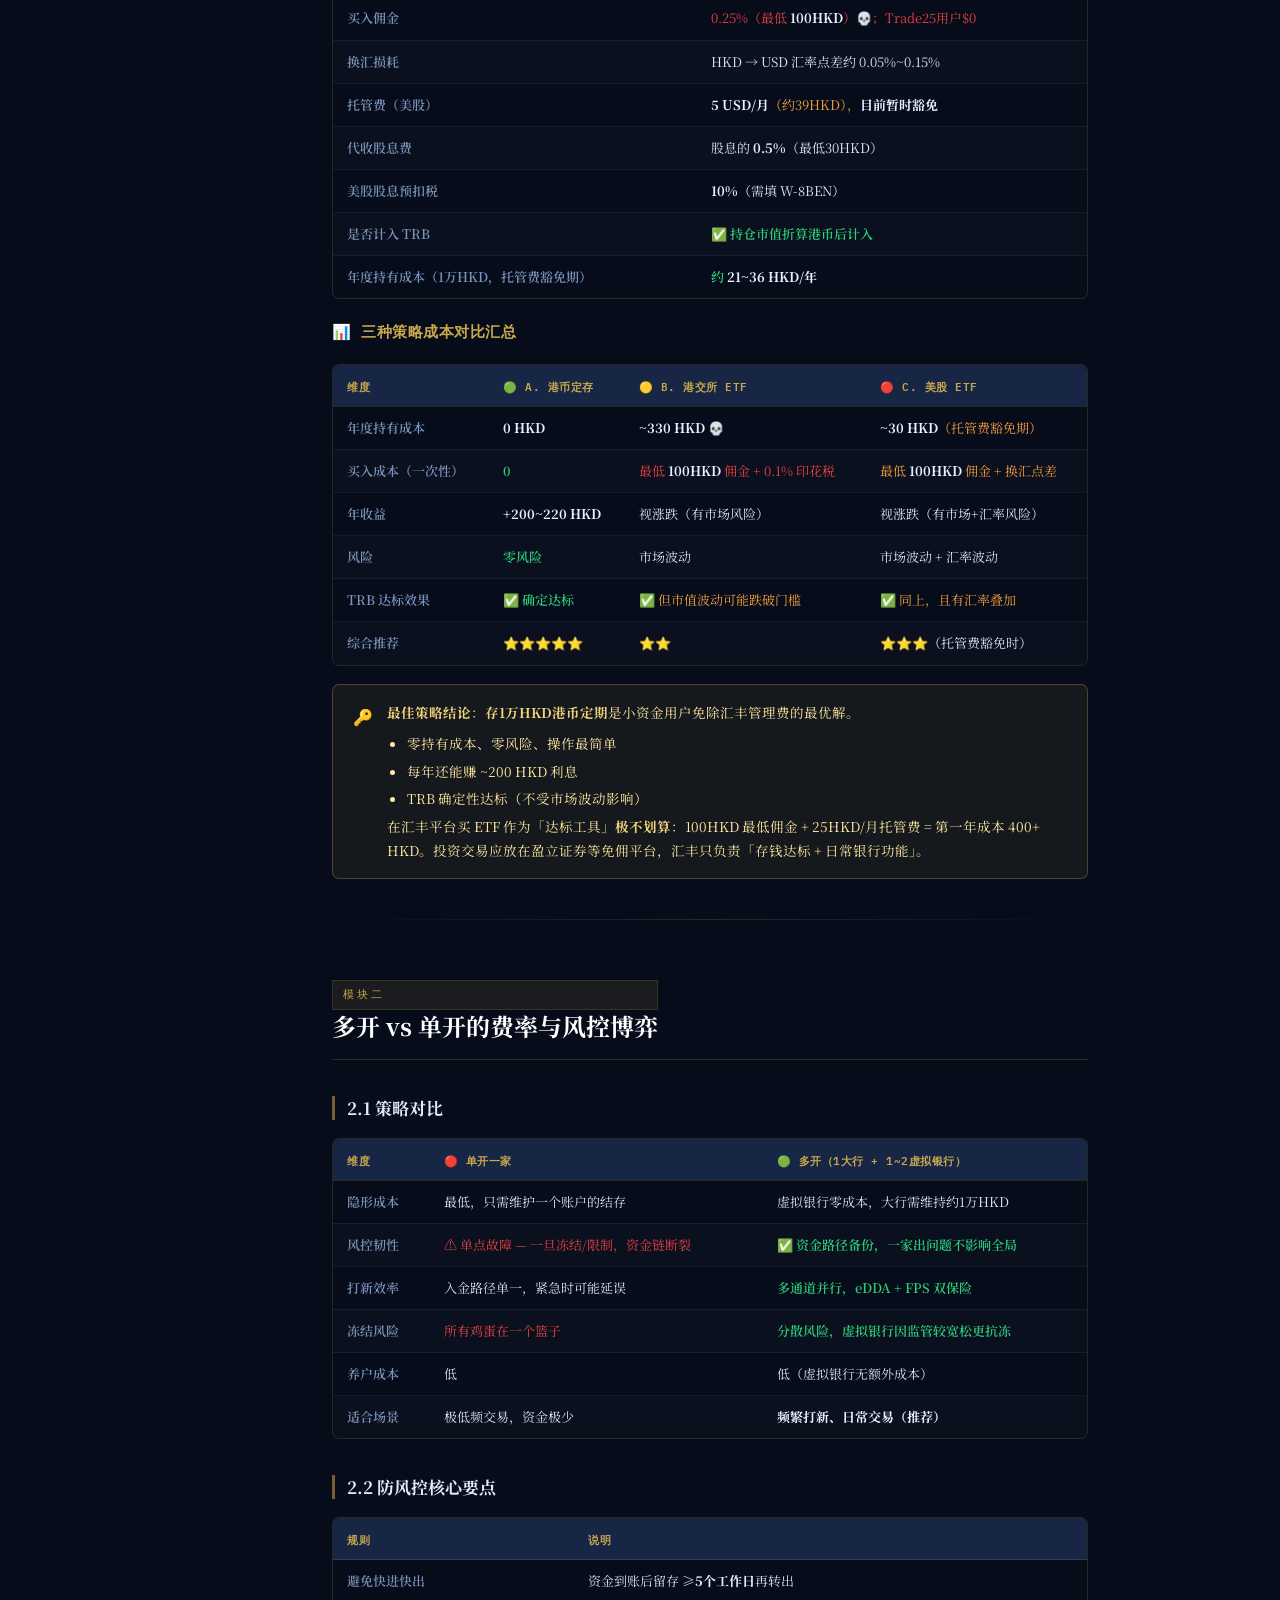
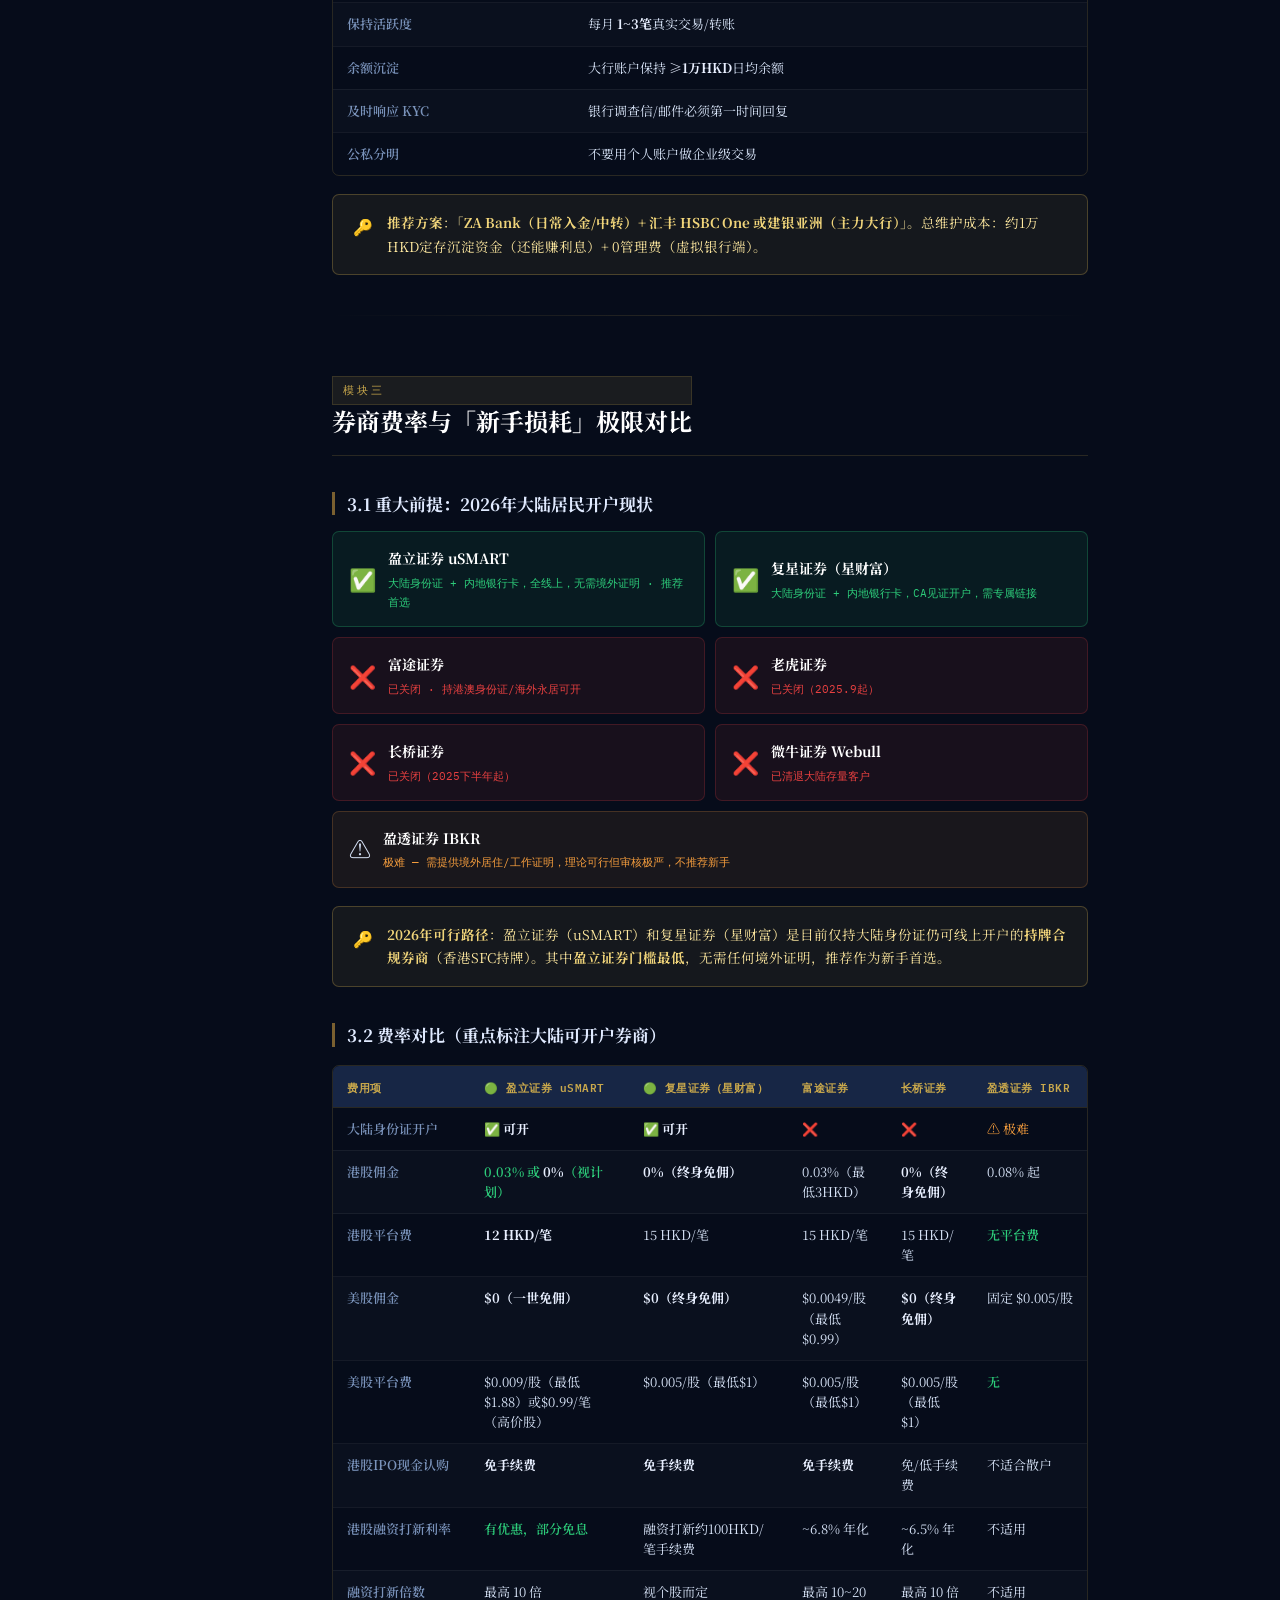
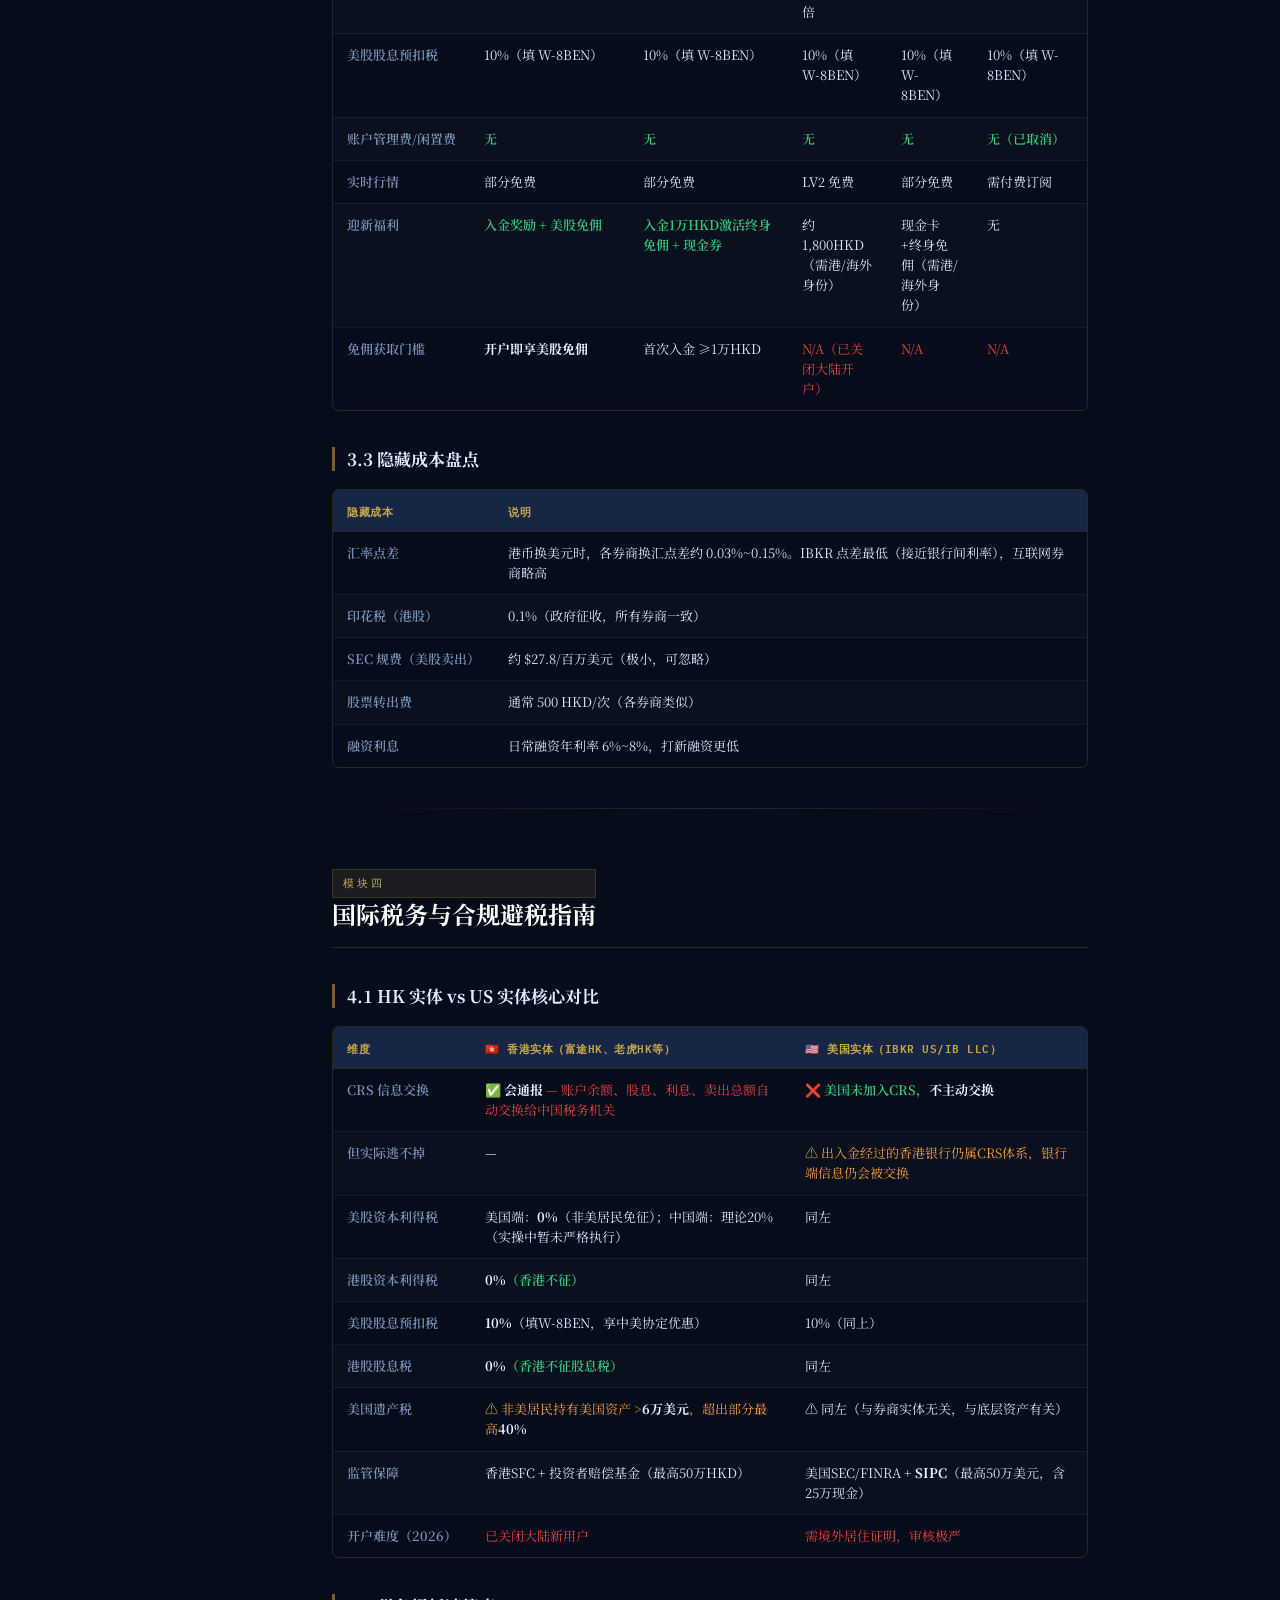
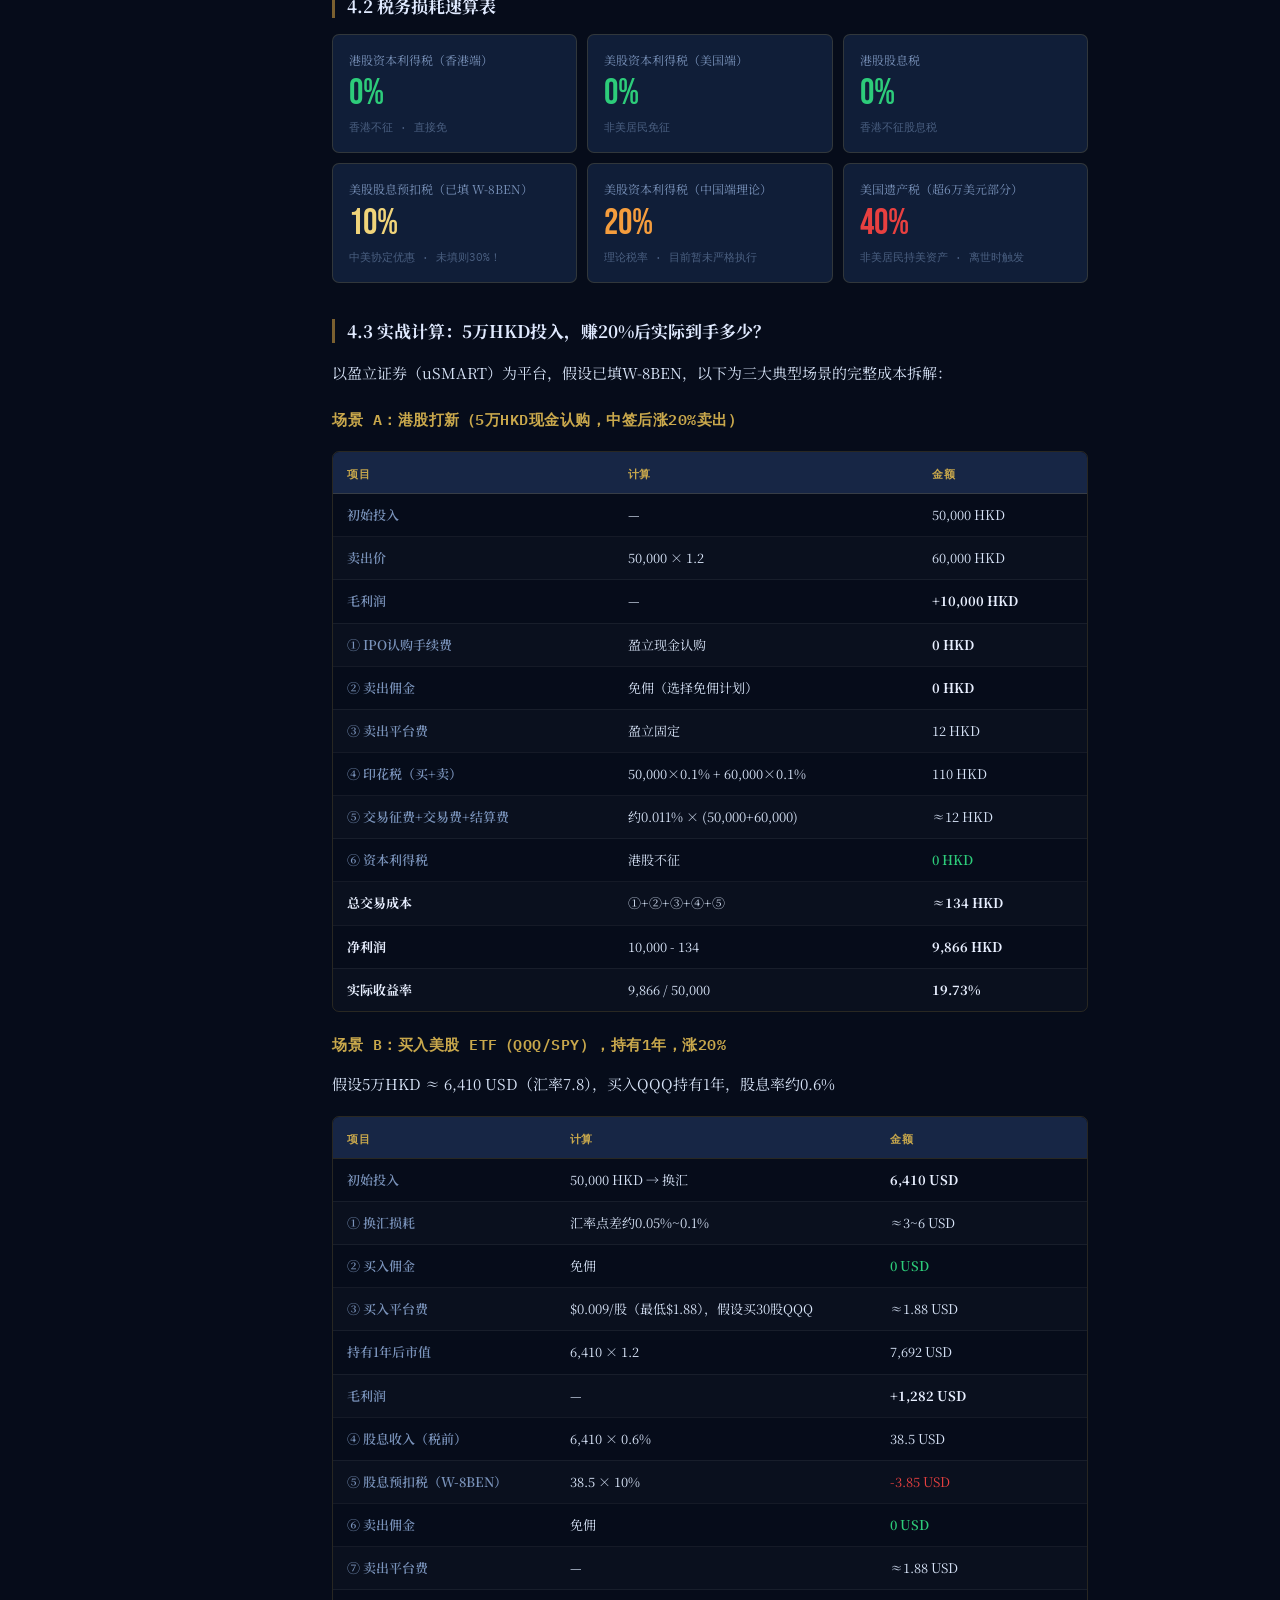
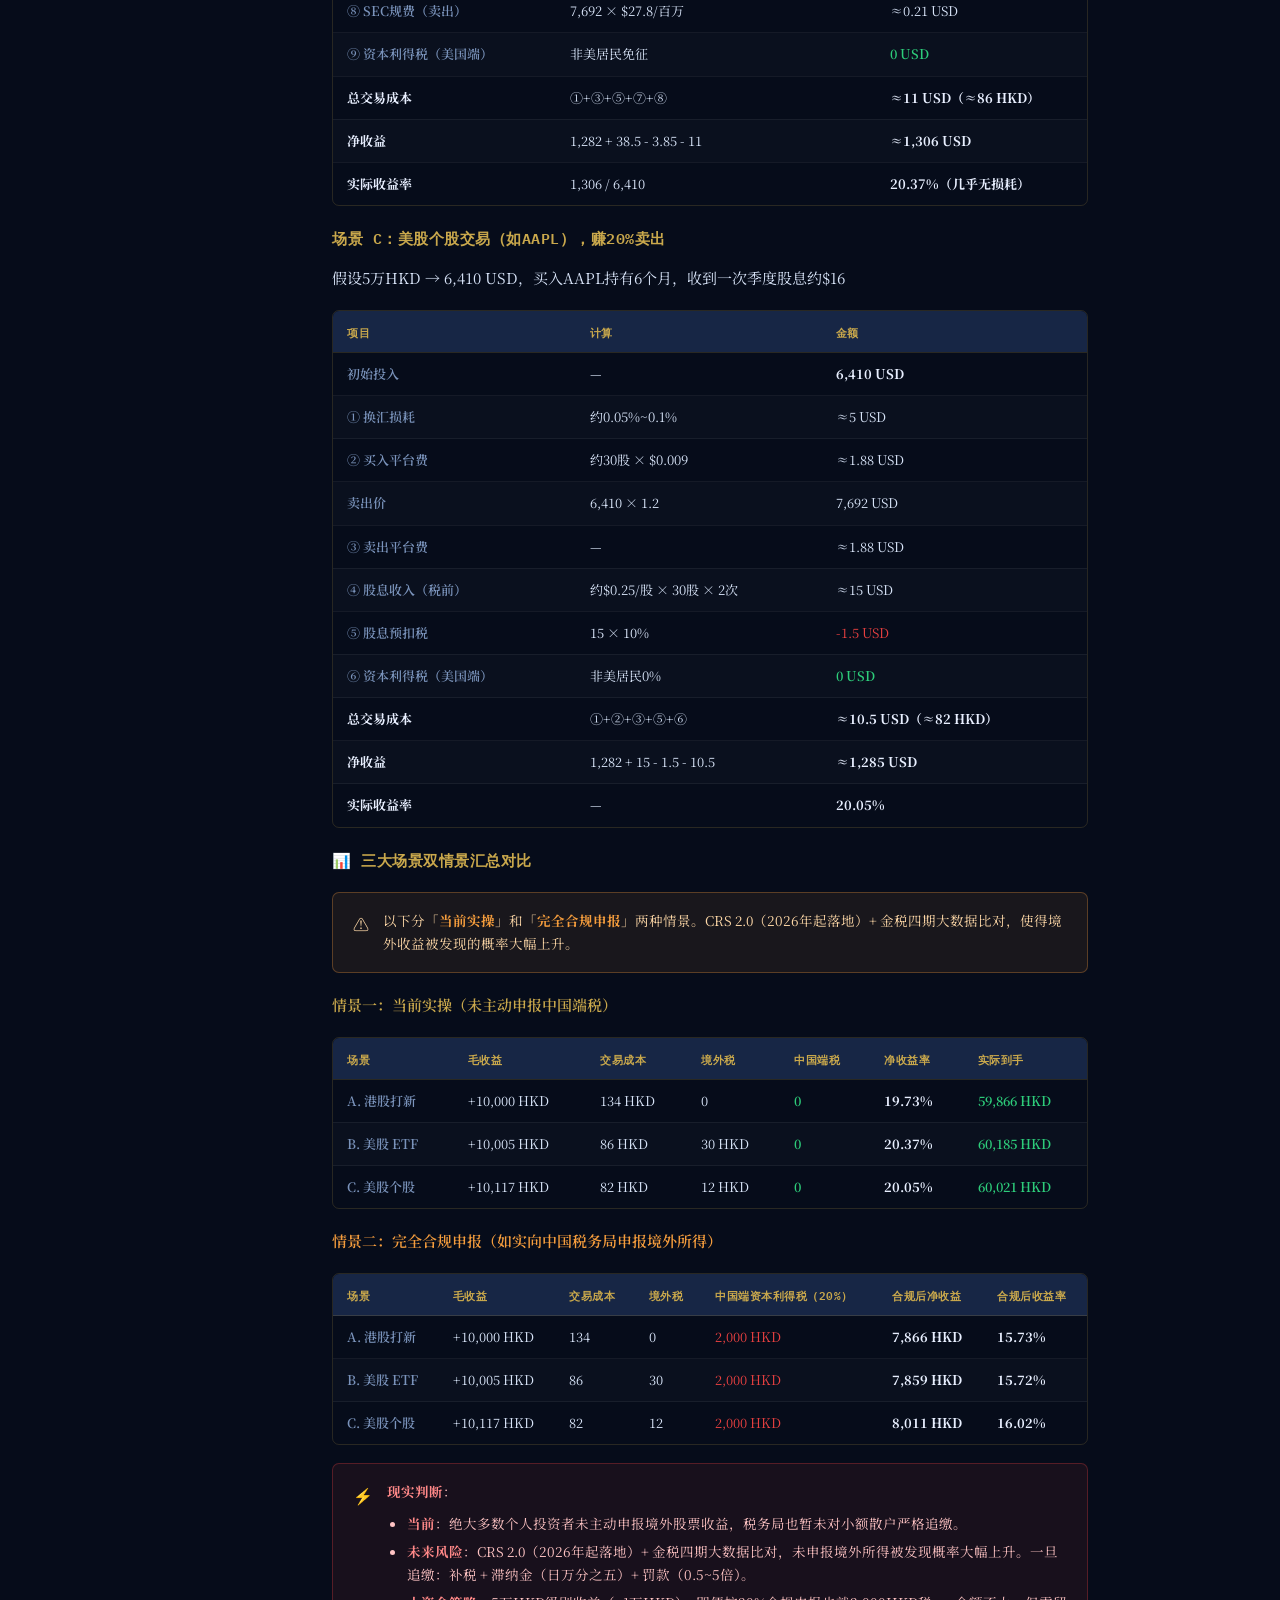
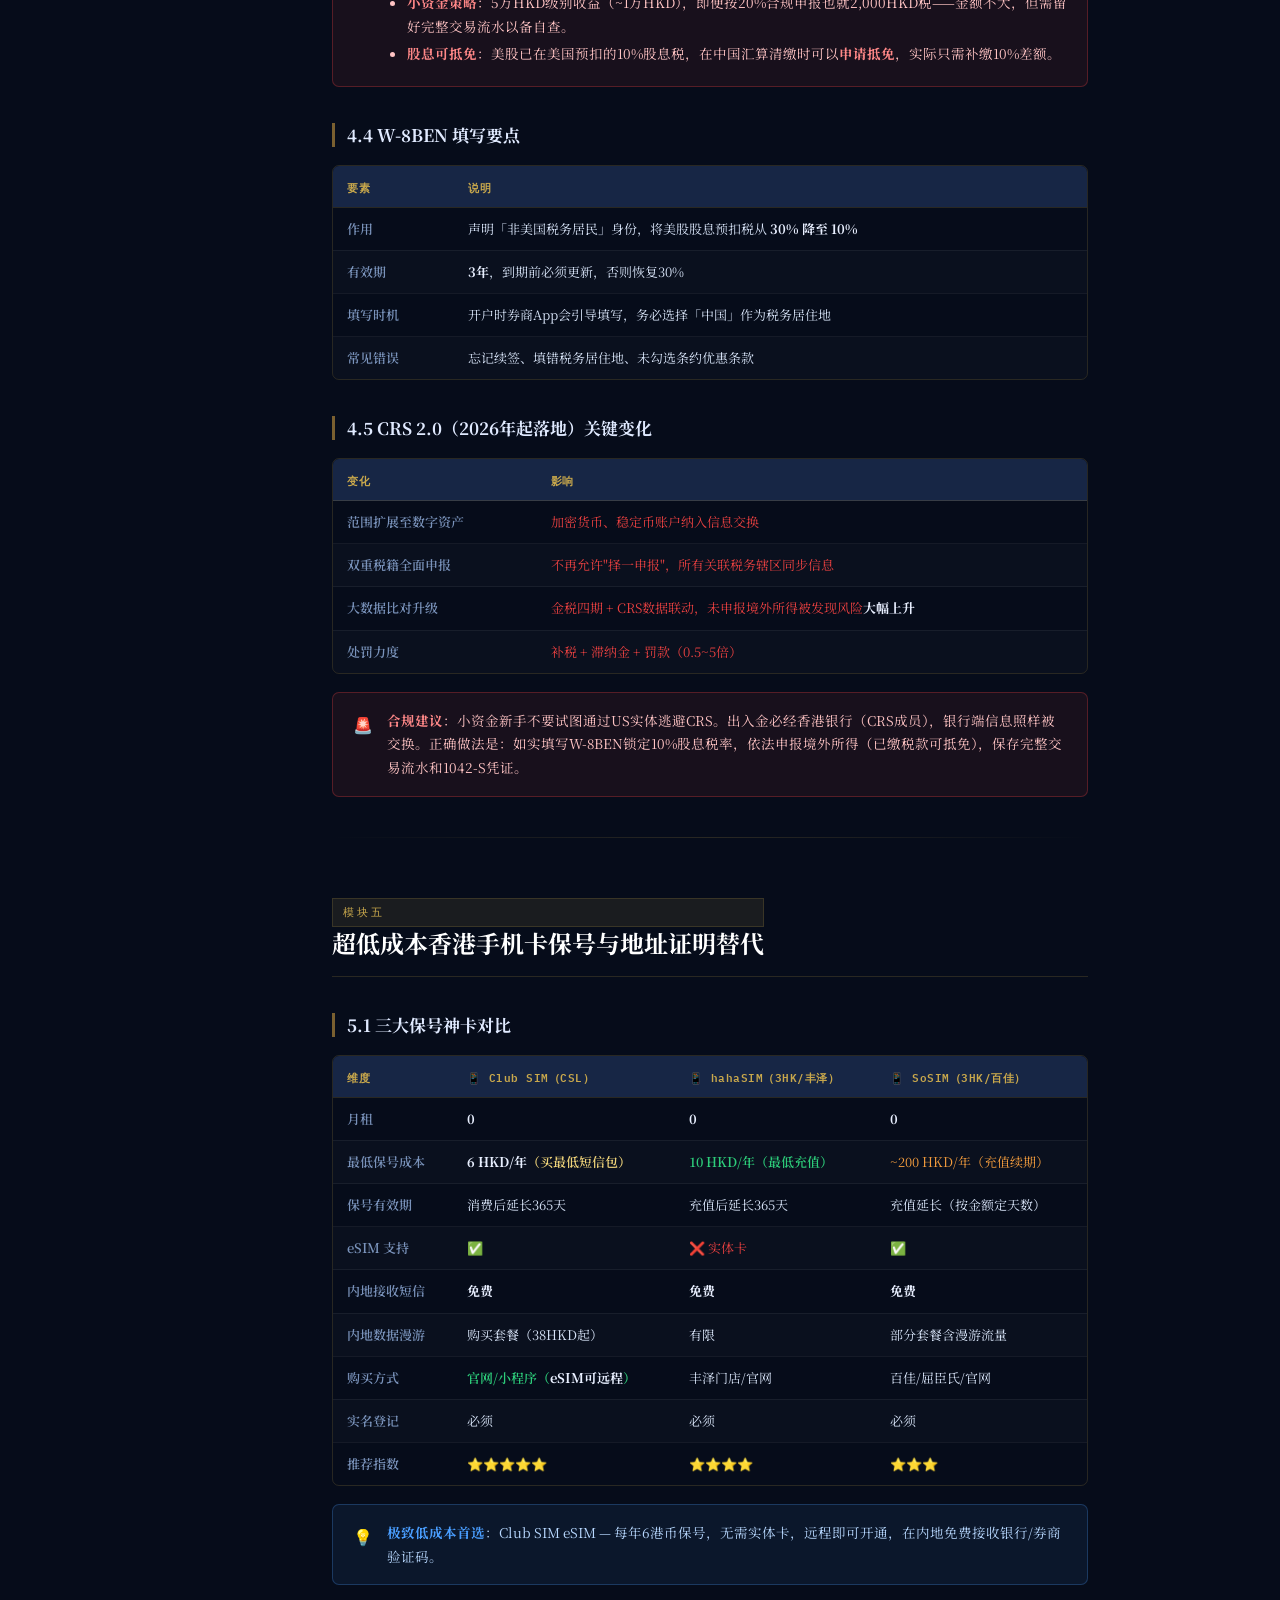
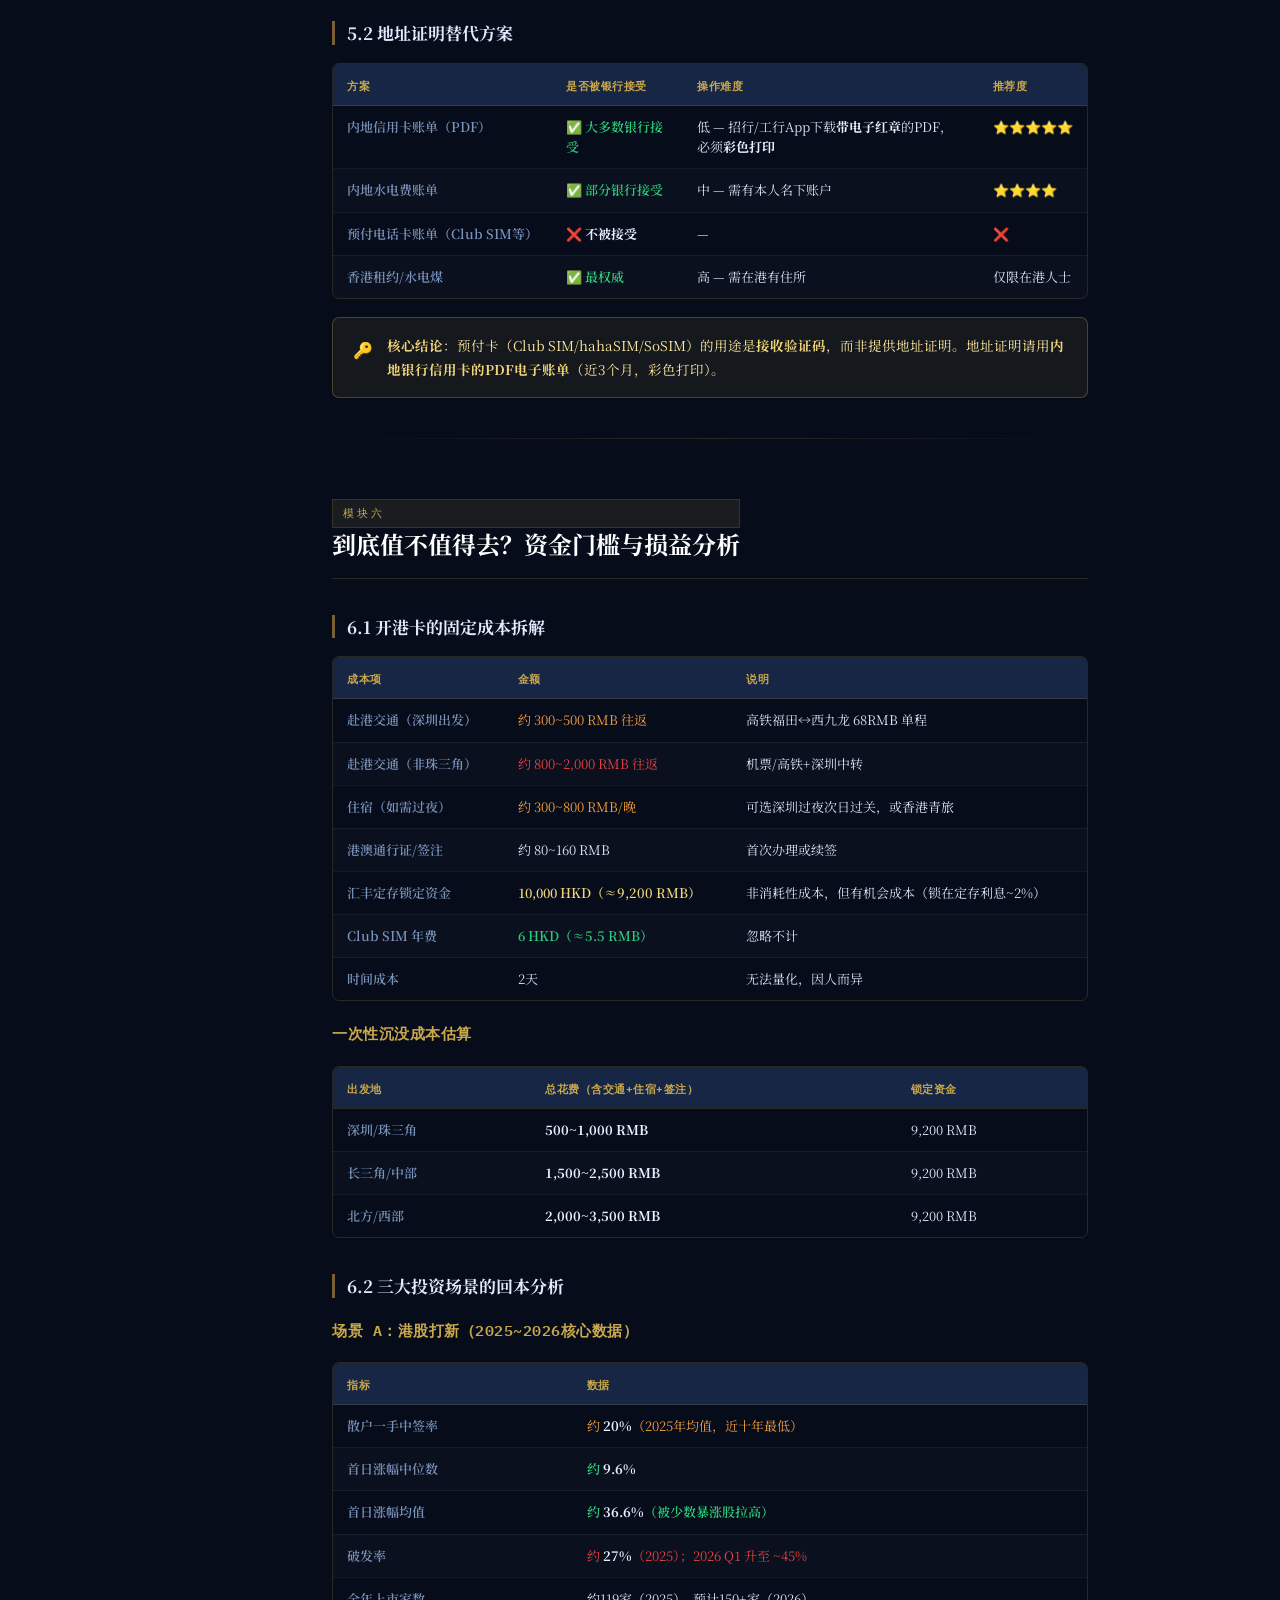
<file: hkcard.html>
<!DOCTYPE html>
<html lang="zh-HK">
<head>
<meta charset="UTF-8">
<meta name="viewport" content="width=device-width, initial-scale=1.0">
<title>🇭🇰 赴港开户 + 美港股投资深度指南 2026 | @0xTimor</title>
<link rel="preconnect" href="https://fonts.googleapis.com">
<link href="https://fonts.googleapis.com/css2?family=Noto+Serif+SC:wght@300;400;500;600;700;900&family=Bebas+Neue&family=IBM+Plex+Mono:wght@300;400;500;600&display=swap" rel="stylesheet">
<style>
/* ═══════════════════════════════
   DESIGN TOKENS
═══════════════════════════════ */
:root {
  --ink:       #060c1a;
  --surface:   #0c1628;
  --surface2:  #101e38;
  --surface3:  #172645;
  --surface4:  #1e2f52;
  --gold:      #c9a84c;
  --gold-lt:   #f0d47a;
  --gold-dim:  #7a6030;
  --gold-bg:   rgba(201,168,76,0.08);
  --red:       #e84040;
  --red-bg:    rgba(232,64,64,0.08);
  --green:     #2dcc7a;
  --green-bg:  rgba(45,204,122,0.08);
  --blue:      #4a9eff;
  --blue-bg:   rgba(74,158,255,0.08);
  --orange:    #f59d3d;
  --orange-bg: rgba(245,157,61,0.08);
  --border:    rgba(201,168,76,0.18);
  --border2:   rgba(255,255,255,0.06);
  --text:      #d8e4f8;
  --text-dim:  #7a93bb;
  --text-muted:#4a5f80;
  --nav-w:     260px;
  --radius:    7px;
}

/* ═══════════════════════════════
   RESET & BASE
═══════════════════════════════ */
*, *::before, *::after { box-sizing: border-box; margin: 0; padding: 0; }

html { scroll-behavior: smooth; }

body {
  background: var(--ink);
  color: var(--text);
  font-family: 'Noto Serif SC', serif;
  font-size: 15px;
  line-height: 1.75;
  display: flex;
  min-height: 100vh;
}

a { color: var(--gold); text-decoration: none; }
a:hover { color: var(--gold-lt); text-decoration: underline; }

strong { font-weight: 700; color: #e8efff; }

/* ═══════════════════════════════
   SIDEBAR NAVIGATION
═══════════════════════════════ */
.nav-sidebar {
  position: fixed;
  top: 0; left: 0;
  width: var(--nav-w);
  height: 100vh;
  background: var(--surface);
  border-right: 1px solid var(--border);
  display: flex;
  flex-direction: column;
  overflow: hidden;
  z-index: 100;
}

.nav-logo {
  padding: 24px 20px 18px;
  border-bottom: 1px solid var(--border);
  flex-shrink: 0;
}

.nav-logo-title {
  font-family: 'Bebas Neue', sans-serif;
  font-size: 19px;
  letter-spacing: 2px;
  color: var(--gold);
  line-height: 1.2;
}

.nav-logo-sub {
  font-family: 'IBM Plex Mono', monospace;
  font-size: 10px;
  color: var(--text-dim);
  margin-top: 4px;
  letter-spacing: 1px;
}

.nav-scroll {
  flex: 1;
  overflow-y: auto;
  padding: 12px 0 24px;
}

.nav-scroll::-webkit-scrollbar { width: 3px; }
.nav-scroll::-webkit-scrollbar-track { background: transparent; }
.nav-scroll::-webkit-scrollbar-thumb { background: var(--gold-dim); border-radius: 2px; }

.nav-group { margin-bottom: 4px; }

.nav-group-label {
  font-family: 'IBM Plex Mono', monospace;
  font-size: 9px;
  letter-spacing: 2.5px;
  color: var(--text-muted);
  text-transform: uppercase;
  padding: 10px 20px 4px;
}

.nav-item {
  display: block;
  padding: 7px 20px 7px 24px;
  font-size: 12.5px;
  color: var(--text-dim);
  border-left: 2px solid transparent;
  transition: all 0.15s;
  line-height: 1.4;
  cursor: pointer;
}

.nav-item:hover {
  color: var(--text);
  background: rgba(255,255,255,0.03);
  border-left-color: var(--gold-dim);
  text-decoration: none;
}

.nav-item.active {
  color: var(--gold-lt);
  background: rgba(201,168,76,0.06);
  border-left-color: var(--gold);
  font-weight: 600;
}

.nav-item.sub {
  padding-left: 36px;
  font-size: 11.5px;
  color: var(--text-muted);
}

.nav-item.sub:hover { color: var(--text-dim); }
.nav-item.sub.active { color: var(--gold); }

.nav-footer {
  padding: 14px 20px;
  border-top: 1px solid var(--border);
  flex-shrink: 0;
}

.nav-author {
  font-family: 'IBM Plex Mono', monospace;
  font-size: 11px;
  color: var(--text-dim);
  line-height: 1.6;
}

.nav-author .handle {
  color: var(--gold);
  font-weight: 600;
  font-size: 12px;
}

/* ═══════════════════════════════
   MAIN CONTENT
═══════════════════════════════ */
.main {
  margin-left: var(--nav-w);
  flex: 1;
  min-width: 0;
}

/* ═══════════════════════════════
   PAGE HEADER
═══════════════════════════════ */
.page-header {
  background: linear-gradient(160deg, #080f20 0%, #0c1e3c 50%, #08142a 100%);
  padding: 64px 72px 52px;
  border-bottom: 2px solid var(--gold);
  position: relative;
  overflow: hidden;
}

.page-header::before {
  content: 'HK';
  position: absolute;
  right: -20px; top: -30px;
  font-family: 'Bebas Neue', sans-serif;
  font-size: 340px;
  color: rgba(201,168,76,0.03);
  line-height: 1;
  pointer-events: none;
}

.page-header::after {
  content: '';
  position: absolute;
  bottom: 0; left: 0; right: 0;
  height: 1px;
  background: linear-gradient(90deg, transparent, var(--gold), transparent);
}

.header-eyebrow {
  display: inline-flex;
  align-items: center;
  gap: 8px;
  background: rgba(201,168,76,0.1);
  border: 1px solid var(--gold-dim);
  color: var(--gold);
  font-family: 'IBM Plex Mono', monospace;
  font-size: 10.5px;
  letter-spacing: 2.5px;
  text-transform: uppercase;
  padding: 5px 14px;
  margin-bottom: 22px;
}

.page-title {
  font-size: 40px;
  font-weight: 900;
  line-height: 1.2;
  color: #fff;
  letter-spacing: -0.5px;
  margin-bottom: 12px;
}

.page-title .accent { color: var(--gold); }

.page-meta {
  display: flex;
  flex-wrap: wrap;
  gap: 16px;
  margin-top: 20px;
}

.meta-chip {
  display: flex;
  align-items: center;
  gap: 6px;
  font-family: 'IBM Plex Mono', monospace;
  font-size: 11px;
  color: var(--text-dim);
  background: rgba(255,255,255,0.04);
  border: 1px solid var(--border2);
  padding: 5px 12px;
  border-radius: 4px;
}

/* ═══════════════════════════════
   CONTENT SECTIONS
═══════════════════════════════ */
.content-body {
  max-width: 900px;
  padding: 0 72px 100px;
}

.section-block {
  padding-top: 56px;
}

.section-header {
  display: flex;
  align-items: flex-start;
  gap: 16px;
  margin-bottom: 28px;
  padding-bottom: 18px;
  border-bottom: 1px solid var(--border);
}

.section-num {
  font-family: 'Bebas Neue', sans-serif;
  font-size: 11px;
  letter-spacing: 3px;
  color: var(--gold);
  background: rgba(201,168,76,0.1);
  border: 1px solid var(--border);
  padding: 4px 10px;
  flex-shrink: 0;
  margin-top: 4px;
}

.section-title {
  font-size: 24px;
  font-weight: 700;
  color: #fff;
  line-height: 1.3;
}

.section-emoji { font-size: 22px; flex-shrink: 0; margin-top: 2px; }

.sub-section { margin-top: 36px; }

.sub-title {
  font-size: 17px;
  font-weight: 700;
  color: #e0eaff;
  margin-bottom: 16px;
  padding-left: 12px;
  border-left: 3px solid var(--gold-dim);
  line-height: 1.4;
}

.sub-sub-title {
  font-size: 15px;
  font-weight: 600;
  color: var(--gold);
  margin: 20px 0 12px;
  font-family: 'IBM Plex Mono', monospace;
  letter-spacing: 0.5px;
}

.prose {
  color: var(--text);
  line-height: 1.85;
  margin-bottom: 16px;
}

.prose + .prose { margin-top: -4px; }

/* ═══════════════════════════════
   TABLES
═══════════════════════════════ */
.table-wrap {
  overflow-x: auto;
  margin: 18px 0;
  border-radius: var(--radius);
  border: 1px solid var(--border);
}

.table-wrap::-webkit-scrollbar { height: 4px; }
.table-wrap::-webkit-scrollbar-track { background: var(--surface2); }
.table-wrap::-webkit-scrollbar-thumb { background: var(--gold-dim); border-radius: 2px; }

table {
  width: 100%;
  border-collapse: collapse;
  font-size: 13px;
  line-height: 1.55;
}

thead tr {
  background: var(--surface3);
}

thead th {
  padding: 12px 14px;
  text-align: left;
  color: var(--gold);
  font-family: 'IBM Plex Mono', monospace;
  font-size: 11px;
  font-weight: 600;
  letter-spacing: 0.5px;
  border-bottom: 1px solid var(--border);
  white-space: nowrap;
}

tbody tr {
  border-bottom: 1px solid var(--border2);
  transition: background 0.1s;
}

tbody tr:hover { background: rgba(255,255,255,0.02); }
tbody tr:last-child { border-bottom: none; }

tbody td {
  padding: 11px 14px;
  color: var(--text);
  vertical-align: top;
}

tbody td:first-child {
  color: var(--text-dim);
  font-weight: 600;
  white-space: nowrap;
}

tbody tr:nth-child(even) { background: rgba(255,255,255,0.015); }
tbody tr:nth-child(even):hover { background: rgba(255,255,255,0.025); }

.t-green { color: var(--green) !important; font-weight: 600; }
.t-red { color: var(--red) !important; }
.t-gold { color: var(--gold-lt) !important; font-weight: 600; }
.t-orange { color: var(--orange) !important; }
.t-dim { color: var(--text-dim) !important; }
.t-white { color: #fff !important; font-weight: 700; }
.t-center { text-align: center !important; }
.t-mono { font-family: 'IBM Plex Mono', monospace; font-size: 12px; }

/* ═══════════════════════════════
   CALLOUT BOXES
═══════════════════════════════ */
.callout {
  display: flex;
  gap: 14px;
  border-radius: var(--radius);
  padding: 16px 20px;
  margin: 18px 0;
  border: 1px solid;
  line-height: 1.75;
  font-size: 13.5px;
}

.callout-icon { font-size: 16px; flex-shrink: 0; margin-top: 2px; }

.callout-body { flex: 1; }

.callout-body p { margin-bottom: 8px; }
.callout-body p:last-child { margin-bottom: 0; }

.callout-body ul { padding-left: 20px; }
.callout-body li { margin-bottom: 4px; }

.callout.caution {
  background: var(--red-bg);
  border-color: rgba(232,64,64,0.3);
  color: #ffc4c4;
}
.callout.caution strong { color: #ff8888; }
.callout.caution .callout-icon { color: var(--red); }

.callout.warning {
  background: var(--orange-bg);
  border-color: rgba(245,157,61,0.3);
  color: #ffd9a8;
}
.callout.warning strong { color: var(--orange); }

.callout.tip {
  background: var(--blue-bg);
  border-color: rgba(74,158,255,0.25);
  color: #b8d8ff;
}
.callout.tip strong { color: var(--blue); }

.callout.important {
  background: var(--gold-bg);
  border-color: rgba(201,168,76,0.3);
  color: #ffe9a0;
}
.callout.important strong { color: var(--gold-lt); }

.callout.note {
  background: rgba(255,255,255,0.03);
  border-color: var(--border2);
  color: var(--text-dim);
}
.callout.note strong { color: var(--text); }

/* ═══════════════════════════════
   QUICK ANSWER GRID
═══════════════════════════════ */
.qa-grid {
  display: grid;
  grid-template-columns: 1fr 1fr;
  gap: 12px;
  margin: 18px 0;
}

.qa-card {
  background: var(--surface2);
  border: 1px solid var(--border);
  border-radius: var(--radius);
  padding: 16px 18px;
}

.qa-q {
  font-family: 'IBM Plex Mono', monospace;
  font-size: 10.5px;
  color: var(--gold);
  letter-spacing: 0.5px;
  margin-bottom: 8px;
  display: flex;
  align-items: center;
  gap: 6px;
}

.qa-a {
  font-size: 13.5px;
  line-height: 1.65;
  color: var(--text);
}

/* ═══════════════════════════════
   STRATEGY CARDS
═══════════════════════════════ */
.strategy-grid {
  display: grid;
  grid-template-columns: repeat(3, 1fr);
  gap: 12px;
  margin: 16px 0;
}

.strategy-card {
  background: var(--surface2);
  border: 1px solid var(--border);
  border-radius: var(--radius);
  padding: 16px;
}

.strategy-label {
  font-family: 'IBM Plex Mono', monospace;
  font-size: 10px;
  letter-spacing: 2px;
  color: var(--gold);
  text-transform: uppercase;
  margin-bottom: 8px;
}

.strategy-title {
  font-size: 13.5px;
  font-weight: 700;
  color: #fff;
  margin-bottom: 8px;
}

.strategy-body {
  font-size: 12.5px;
  color: var(--text-dim);
  line-height: 1.65;
}

/* ═══════════════════════════════
   BROKER CARDS
═══════════════════════════════ */
.broker-grid {
  display: grid;
  grid-template-columns: 1fr 1fr;
  gap: 10px;
  margin: 16px 0;
}

.broker-card {
  border-radius: var(--radius);
  padding: 14px 16px;
  display: flex;
  align-items: center;
  gap: 12px;
  border: 1px solid;
}

.broker-card.open { background: var(--green-bg); border-color: rgba(45,204,122,0.25); }
.broker-card.closed { background: var(--red-bg); border-color: rgba(232,64,64,0.2); }
.broker-card.warn { background: var(--orange-bg); border-color: rgba(245,157,61,0.2); }

.broker-status { font-size: 11px; font-family: 'IBM Plex Mono', monospace; margin-top: 3px; }
.broker-card.open .broker-status { color: var(--green); }
.broker-card.closed .broker-status { color: var(--red); }
.broker-card.warn .broker-status { color: var(--orange); }
.broker-name { font-size: 14px; font-weight: 700; color: #fff; }

/* ═══════════════════════════════
   COST SUMMARY
═══════════════════════════════ */
.cost-summary {
  background: var(--surface2);
  border: 1px solid var(--border);
  border-radius: var(--radius);
  overflow: hidden;
  margin: 16px 0;
}

.cost-row {
  display: flex;
  justify-content: space-between;
  align-items: center;
  padding: 12px 18px;
  border-bottom: 1px solid var(--border2);
  font-size: 13.5px;
}

.cost-row:last-child { border-bottom: none; }
.cost-label { color: var(--text-dim); }
.cost-val { font-family: 'IBM Plex Mono', monospace; font-weight: 700; }
.cost-val.zero { color: var(--green); }
.cost-val.gold { color: var(--gold-lt); }

.cost-row.total {
  background: rgba(201,168,76,0.07);
  border-top: 1px solid rgba(201,168,76,0.25);
}

.cost-row.total .cost-label { color: #fff; font-weight: 700; font-size: 15px; }
.cost-row.total .cost-val { color: var(--gold-lt); font-size: 20px; }

/* ═══════════════════════════════
   FUND THRESHOLD BARS
═══════════════════════════════ */
.fund-bars { display: flex; flex-direction: column; gap: 10px; margin: 18px 0; }

.fund-bar { display: flex; align-items: center; gap: 14px; }

.fund-bar-label {
  font-family: 'IBM Plex Mono', monospace;
  font-size: 11px;
  color: var(--text-dim);
  min-width: 210px;
  flex-shrink: 0;
}

.fund-bar-track {
  flex: 1;
  height: 30px;
  background: var(--surface3);
  border-radius: 4px;
  overflow: hidden;
}

.fund-bar-fill {
  height: 100%;
  border-radius: 4px;
  display: flex;
  align-items: center;
  padding: 0 12px;
  font-size: 11.5px;
  font-weight: 700;
  font-family: 'IBM Plex Mono', monospace;
}

.fund-bar-fill.no { background: rgba(232,64,64,0.35); color: #ff9999; width: 20%; }
.fund-bar-fill.maybe { background: rgba(245,157,61,0.35); color: #ffc47a; width: 38%; }
.fund-bar-fill.ok { background: rgba(201,168,76,0.35); color: var(--gold-lt); width: 56%; }
.fund-bar-fill.good { background: rgba(45,204,122,0.35); color: #88ffcc; width: 78%; }
.fund-bar-fill.great { background: rgba(45,204,122,0.5); color: #aaffd8; width: 100%; }

.fund-verdict {
  font-family: 'IBM Plex Mono', monospace;
  font-size: 12px;
  min-width: 70px;
  text-align: right;
  flex-shrink: 0;
}

/* ═══════════════════════════════
   TIMELINE
═══════════════════════════════ */
.timeline { margin: 16px 0; }

.tl-phase { margin-bottom: 32px; }

.tl-phase-header {
  display: flex;
  align-items: center;
  gap: 14px;
  margin-bottom: 16px;
}

.tl-badge {
  font-family: 'Bebas Neue', sans-serif;
  font-size: 20px;
  letter-spacing: 2px;
  color: var(--gold);
  background: rgba(201,168,76,0.1);
  border: 1px solid var(--gold-dim);
  padding: 5px 18px;
  min-width: 100px;
  text-align: center;
  flex-shrink: 0;
}

.tl-phase-title { font-size: 16px; font-weight: 700; color: #fff; }

.tl-steps {
  margin-left: 18px;
  border-left: 2px solid rgba(201,168,76,0.2);
  padding-left: 26px;
  display: flex;
  flex-direction: column;
  gap: 10px;
}

.tl-step { display: flex; align-items: flex-start; gap: 12px; }

.tl-time {
  font-family: 'IBM Plex Mono', monospace;
  font-size: 10.5px;
  color: var(--gold);
  min-width: 56px;
  padding-top: 11px;
  flex-shrink: 0;
  line-height: 1.3;
}

.tl-content {
  background: var(--surface2);
  border: 1px solid var(--border2);
  border-radius: 5px;
  padding: 10px 14px;
  font-size: 13px;
  line-height: 1.65;
  flex: 1;
  color: var(--text);
}

.tl-content strong { color: var(--gold-lt); }

.tag-inline {
  display: inline-flex;
  align-items: center;
  background: rgba(45,204,122,0.12);
  color: var(--green);
  font-size: 10px;
  padding: 1px 7px;
  border-radius: 3px;
  margin-left: 6px;
  font-family: 'IBM Plex Mono', monospace;
  vertical-align: middle;
}

.tag-warn {
  background: rgba(245,157,61,0.12);
  color: var(--orange);
}

/* ═══════════════════════════════
   TAX CARDS
═══════════════════════════════ */
.tax-grid {
  display: grid;
  grid-template-columns: repeat(3, 1fr);
  gap: 10px;
  margin: 16px 0;
}

.tax-card {
  background: var(--surface2);
  border: 1px solid var(--border);
  border-radius: var(--radius);
  padding: 16px;
}

.tax-card-label { font-size: 12px; color: var(--text-dim); line-height: 1.45; margin-bottom: 8px; }

.tax-rate {
  font-family: 'Bebas Neue', sans-serif;
  font-size: 36px;
  line-height: 1;
  margin-bottom: 6px;
}

.tax-rate.zero { color: var(--green); }
.tax-rate.low { color: var(--gold-lt); }
.tax-rate.mid { color: var(--orange); }
.tax-rate.high { color: var(--red); }

.tax-note { font-family: 'IBM Plex Mono', monospace; font-size: 10.5px; color: var(--text-muted); }

/* ═══════════════════════════════
   HIGHLIGHT / KEY BOXES
═══════════════════════════════ */
.key-box {
  background: linear-gradient(135deg, rgba(201,168,76,0.08), rgba(201,168,76,0.03));
  border: 1.5px solid rgba(201,168,76,0.3);
  border-radius: var(--radius);
  padding: 20px 24px;
  margin: 18px 0;
}

.key-box-title {
  font-family: 'IBM Plex Mono', monospace;
  font-size: 10.5px;
  color: var(--gold);
  letter-spacing: 2px;
  text-transform: uppercase;
  margin-bottom: 10px;
}

.key-box-body {
  font-size: 14px;
  line-height: 1.8;
  color: var(--text);
}

.key-box-body strong { color: var(--gold-lt); }

/* ═══════════════════════════════
   BIG STAT
═══════════════════════════════ */
.big-stat {
  text-align: center;
  background: var(--surface2);
  border: 1px solid var(--border);
  border-radius: var(--radius);
  padding: 32px 24px;
  margin: 18px 0;
}

.big-stat-label { font-family: 'IBM Plex Mono', monospace; font-size: 11px; color: var(--text-dim); letter-spacing: 2px; text-transform: uppercase; margin-bottom: 8px; }
.big-stat-num { font-family: 'Bebas Neue', sans-serif; font-size: 80px; color: var(--green); line-height: 1; letter-spacing: 4px; }
.big-stat-unit { font-family: 'IBM Plex Mono', monospace; font-size: 20px; color: var(--green); margin-bottom: 10px; }
.big-stat-desc { font-size: 13px; color: var(--text-dim); }

/* ═══════════════════════════════
   LIST STYLES
═══════════════════════════════ */
.styled-list {
  list-style: none;
  padding: 0;
  margin: 12px 0;
  display: flex;
  flex-direction: column;
  gap: 8px;
}

.styled-list li {
  display: flex;
  gap: 10px;
  align-items: flex-start;
  padding: 10px 14px;
  background: var(--surface2);
  border-radius: 5px;
  font-size: 13.5px;
  line-height: 1.65;
}

.styled-list li::before {
  content: '▸';
  color: var(--gold);
  flex-shrink: 0;
  margin-top: 2px;
  font-size: 12px;
}

/* ═══════════════════════════════
   DIVIDER
═══════════════════════════════ */
.divider {
  height: 1px;
  background: linear-gradient(90deg, transparent, var(--border), transparent);
  margin: 40px 0 0;
}

/* ═══════════════════════════════
   SITE OFFICE TABLE (location)
═══════════════════════════════ */
.office-card {
  background: var(--surface2);
  border: 1px solid var(--border);
  border-radius: var(--radius);
  padding: 18px 20px;
  margin: 10px 0;
}

.office-name { font-size: 15px; font-weight: 700; color: #fff; margin-bottom: 8px; }
.office-row { display: flex; gap: 10px; font-size: 13px; margin-bottom: 5px; color: var(--text); }
.office-key { color: var(--text-dim); min-width: 56px; flex-shrink: 0; }
.office-phone { font-family: 'IBM Plex Mono', monospace; color: var(--blue); }

/* ═══════════════════════════════
   CHIPS
═══════════════════════════════ */
.chip-row { display: flex; flex-wrap: wrap; gap: 8px; margin: 12px 0; }

.chip {
  font-size: 11.5px;
  padding: 4px 12px;
  border-radius: 4px;
  font-family: 'IBM Plex Mono', monospace;
  font-weight: 600;
  border: 1px solid;
}

.chip.green { background: var(--green-bg); color: var(--green); border-color: rgba(45,204,122,0.25); }
.chip.gold { background: var(--gold-bg); color: var(--gold); border-color: rgba(201,168,76,0.25); }
.chip.blue { background: var(--blue-bg); color: var(--blue); border-color: rgba(74,158,255,0.25); }
.chip.red { background: var(--red-bg); color: #ff8888; border-color: rgba(232,64,64,0.25); }
.chip.orange { background: var(--orange-bg); color: var(--orange); border-color: rgba(245,157,61,0.25); }

/* ═══════════════════════════════
   FOOTER
═══════════════════════════════ */
.page-footer {
  background: var(--surface);
  border-top: 2px solid var(--gold);
  padding: 48px 72px 56px;
  display: flex;
  align-items: center;
  justify-content: space-between;
  gap: 32px;
}

.footer-left {}
.footer-author-name {
  font-size: 26px;
  font-weight: 900;
  color: #fff;
  margin-bottom: 6px;
}
.footer-author-name span { color: var(--gold); }

.footer-desc {
  font-family: 'IBM Plex Mono', monospace;
  font-size: 12px;
  color: var(--text-dim);
  margin-bottom: 16px;
}

.footer-x-box {
  background: var(--surface2);
  border: 1.5px solid var(--border);
  border-radius: var(--radius);
  padding: 20px 32px;
  text-align: center;
}

.footer-x-label {
  font-family: 'IBM Plex Mono', monospace;
  font-size: 10px;
  color: var(--text-dim);
  letter-spacing: 3px;
  text-transform: uppercase;
  margin-bottom: 6px;
}

.footer-x-handle {
  font-family: 'Bebas Neue', sans-serif;
  font-size: 28px;
  color: var(--gold);
  letter-spacing: 2px;
}

.footer-x-url {
  font-family: 'IBM Plex Mono', monospace;
  font-size: 11px;
  color: var(--blue);
  margin-top: 4px;
}

.footer-disclaimer {
  padding: 16px 72px 28px;
  background: var(--ink);
  font-family: 'IBM Plex Mono', monospace;
  font-size: 10px;
  color: var(--text-muted);
  line-height: 1.8;
  border-top: 1px solid var(--border2);
  text-align: center;
}

/* ═══════════════════════════════
   SCROLL PROGRESS
═══════════════════════════════ */
.progress-bar {
  position: fixed;
  top: 0; left: var(--nav-w);
  right: 0;
  height: 2px;
  background: linear-gradient(90deg, var(--gold), var(--green));
  transform-origin: left;
  transform: scaleX(0);
  z-index: 200;
  transition: transform 0.1s;
}

/* ═══════════════════════════════
   MOBILE TOGGLE
═══════════════════════════════ */
.nav-toggle {
  display: none;
  position: fixed;
  bottom: 20px; right: 20px;
  width: 48px; height: 48px;
  background: var(--gold);
  color: var(--ink);
  border: none;
  border-radius: 50%;
  font-size: 20px;
  cursor: pointer;
  z-index: 300;
  align-items: center;
  justify-content: center;
}

/* ═══════════════════════════════
   RESPONSIVE
═══════════════════════════════ */
@media (max-width: 900px) {
  :root { --nav-w: 0px; }
  .nav-sidebar {
    width: 260px;
    transform: translateX(-100%);
    transition: transform 0.25s;
    --nav-w: 260px;
  }
  .nav-sidebar.open { transform: translateX(0); }
  .nav-toggle { display: flex; }
  .main { margin-left: 0; }
  .progress-bar { left: 0; }
  .page-header { padding: 40px 28px 36px; }
  .content-body { padding: 0 28px 80px; }
  .page-footer { padding: 36px 28px; flex-direction: column; }
  .page-title { font-size: 28px; }
  .qa-grid { grid-template-columns: 1fr; }
  .strategy-grid { grid-template-columns: 1fr; }
  .tax-grid { grid-template-columns: 1fr 1fr; }
  .broker-grid { grid-template-columns: 1fr; }
  .footer-disclaimer { padding: 16px 28px 28px; }
}
</style>
</head>
<body>

<!-- ══════ PROGRESS BAR ══════ -->
<div class="progress-bar" id="progressBar"></div>

<!-- ══════ SIDEBAR NAV ══════ -->
<nav class="nav-sidebar" id="navSidebar">
  <div class="nav-logo">
    <div class="nav-logo-title">🇭🇰 赴港开户指南</div>
    <div class="nav-logo-sub">2026 深度调研 · 完整版</div>
  </div>

  <div class="nav-scroll">
    <div class="nav-group">
      <div class="nav-group-label">概览</div>
      <a class="nav-item active" href="#summary">⚡ 30秒速读摘要</a>
    </div>

    <div class="nav-group">
      <div class="nav-group-label">模块一</div>
      <a class="nav-item" href="#mod1">银行账户筛选</a>
      <a class="nav-item sub" href="#mod1-1">1.1 横向对比</a>
      <a class="nav-item sub" href="#mod1-2">1.2 管理费门槛</a>
      <a class="nav-item sub" href="#mod1-3">1.3 券商入金兼容</a>
      <a class="nav-item sub" href="#mod1-4">1.4 汇丰免费策略</a>
    </div>

    <div class="nav-group">
      <div class="nav-group-label">模块二</div>
      <a class="nav-item" href="#mod2">多开 vs 单开策略</a>
      <a class="nav-item sub" href="#mod2-1">2.1 策略对比</a>
      <a class="nav-item sub" href="#mod2-2">2.2 防风控要点</a>
    </div>

    <div class="nav-group">
      <div class="nav-group-label">模块三</div>
      <a class="nav-item" href="#mod3">券商费率对比</a>
      <a class="nav-item sub" href="#mod3-1">3.1 开户现状</a>
      <a class="nav-item sub" href="#mod3-2">3.2 费率对比</a>
      <a class="nav-item sub" href="#mod3-3">3.3 隐藏成本</a>
    </div>

    <div class="nav-group">
      <div class="nav-group-label">模块四</div>
      <a class="nav-item" href="#mod4">税务与合规</a>
      <a class="nav-item sub" href="#mod4-1">4.1 HK vs US 实体</a>
      <a class="nav-item sub" href="#mod4-2">4.2 税务速算表</a>
      <a class="nav-item sub" href="#mod4-3">4.3 实战计算</a>
      <a class="nav-item sub" href="#mod4-4">4.4 W-8BEN 要点</a>
      <a class="nav-item sub" href="#mod4-5">4.5 CRS 2.0 预警</a>
    </div>

    <div class="nav-group">
      <div class="nav-group-label">模块五</div>
      <a class="nav-item" href="#mod5">手机卡 & 地址证明</a>
      <a class="nav-item sub" href="#mod5-1">5.1 保号神卡对比</a>
      <a class="nav-item sub" href="#mod5-2">5.2 地址证明方案</a>
    </div>

    <div class="nav-group">
      <div class="nav-group-label">模块六</div>
      <a class="nav-item" href="#mod6">值不值得去？</a>
      <a class="nav-item sub" href="#mod6-1">6.1 固定成本拆解</a>
      <a class="nav-item sub" href="#mod6-2">6.2 三大场景分析</a>
      <a class="nav-item sub" href="#mod6-3">6.3 资金门槛建议</a>
    </div>

    <div class="nav-group">
      <div class="nav-group-label">行动清单</div>
      <a class="nav-item" href="#action">两日开户行程</a>
      <a class="nav-item sub" href="#action-pre">出发前 D-7</a>
      <a class="nav-item sub" href="#action-usmart">盈立证券开户</a>
      <a class="nav-item sub" href="#action-day1">Day 1</a>
      <a class="nav-item sub" href="#action-day2">Day 2</a>
      <a class="nav-item sub" href="#action-back">回国后</a>
    </div>

    <div class="nav-group">
      <div class="nav-group-label">附录</div>
      <a class="nav-item" href="#appendix">费用速查卡</a>
    </div>
  </div>

  <div class="nav-footer">
    <div class="nav-author">
      <div class="handle">撸毛实操手册</div>
      <div>作者 <a href="https://x.com/0xTimor" target="_blank">@0xTimor</a></div>
      <div style="margin-top:2px;color:var(--text-muted);">2026年5月调研整理</div>
    </div>
  </div>
</nav>

<!-- ══════ MOBILE TOGGLE ══════ -->
<button class="nav-toggle" id="navToggle" onclick="toggleNav()" title="打开导航">☰</button>

<!-- ══════ MAIN CONTENT ══════ -->
<main class="main">

  <!-- ═══ PAGE HEADER ═══ -->
  <header class="page-header">
    <div class="header-eyebrow">🇭🇰 2026 深度调研报告</div>
    <h1 class="page-title">大陆中小资金新手<br>「赴港开户 + 美港股投资」<br><span class="accent">极致性价比完整指南</span></h1>
    <div class="page-meta">
      <div class="meta-chip">📅 调研时间：2026年5月16日</div>
      <div class="meta-chip">👤 适用：大陆居民（身份证+港澳通行证）</div>
      <div class="meta-chip">🎯 核心：低门槛·零管理费</div>
      <div class="meta-chip">✍️ 作者：<a href="https://x.com/0xTimor" target="_blank" style="color:var(--gold);margin-left:4px;">@0xTimor</a></div>
    </div>

    <div style="margin-top:28px;">
      <div class="callout caution">
        <span class="callout-icon">🚨</span>
        <div class="callout-body">
          <p><strong>2026 年政策剧变预警</strong>：富途、老虎、长桥三大头部互联网券商已于 2025 下半年起<strong>全面停止</strong>接受仅持大陆身份证的新用户开户。但<strong>盈立证券（uSMART）和复星证券（星财富）仍接受大陆身份证线上开户</strong>，是目前小资金新手的可行路径。</p>
        </div>
      </div>
    </div>
  </header>

  <div class="content-body">

  <!-- ════════════════════════════
       SECTION: 30秒速读
  ════════════════════════════ -->
  <section class="section-block" id="summary">
    <div class="section-header">
      <span class="section-emoji">⚡</span>
      <div>
        <div class="section-num">速读摘要</div>
        <h2 class="section-title">30 秒速读（给不想看全文的同行人）</h2>
      </div>
    </div>

    <div class="qa-grid">
      <div class="qa-card">
        <div class="qa-q">🏦 去香港开什么银行？</div>
        <div class="qa-a">① <strong>ZA Bank</strong>（虚拟银行，手机 App 秒开，零门槛零管理费）<br>② <strong>汇丰 HSBC One</strong>（全球超级大行，存 1 万港币定期即可免费）</div>
      </div>
      <div class="qa-card">
        <div class="qa-q">📈 用什么券商炒股？</div>
        <div class="qa-a"><strong>盈立证券 uSMART</strong> — 大陆身份证线上预填资料，赴港后用港卡转账激活（或线下面签），美股免佣，港股平台费 12 HKD/笔</div>
      </div>
      <div class="qa-card">
        <div class="qa-q">💰 要带多少钱？</div>
        <div class="qa-a">≥ <strong>1.5 万港币</strong>（汇丰定存 1 万 + 零花）</div>
      </div>
      <div class="qa-card">
        <div class="qa-q">📄 要准备什么材料？</div>
        <div class="qa-a">身份证 + 港澳通行证 + 信用卡 PDF 账单（<strong>带红章、彩色打印 2~3 份</strong>）</div>
      </div>
      <div class="qa-card">
        <div class="qa-q">💵 年维护成本多少？</div>
        <div class="qa-a">≈ <strong style="color:var(--green)">6 港币</strong>（仅 Club SIM 手机卡保号费）</div>
      </div>
      <div class="qa-card">
        <div class="qa-q">💸 赚了钱要交税吗？</div>
        <div class="qa-a">美股股息税 10%（自动扣）；资本利得理论上中国端 20%，但目前未严格执行（详见模块四）</div>
      </div>
      <div class="qa-card">
        <div class="qa-q">🗓️ 行程安排？</div>
        <div class="qa-a">Day 1 开 ZA Bank（手机操作）→ Day 2 去汇丰/建银亚洲面签 → 绑定盈立入金 → 完成</div>
      </div>
      <div class="qa-card">
        <div class="qa-q">💎 多少钱才值得去？</div>
        <div class="qa-a">最低 <strong>3 万 HKD（≈2.8 万 RMB）</strong>，舒适起步 <strong>5 万 HKD（≈4.6 万 RMB）</strong>。低于 3 万建议先买国内 QDII 基金</div>
      </div>
    </div>
  </section>

  <div class="divider"></div>

  <!-- ════════════════════════════
       MODULE 1: 银行筛选
  ════════════════════════════ -->
  <section class="section-block" id="mod1">
    <div class="section-header">
      <div>
        <div class="section-num">模块一</div>
        <h2 class="section-title">零门槛 / 零管理费香港银行账户筛选</h2>
      </div>
    </div>

    <!-- 1.1 -->
    <div class="sub-section" id="mod1-1">
      <h3 class="sub-title">1.1 传统银行 vs 虚拟银行横向对比（含汇丰）</h3>
      <div class="table-wrap">
        <table>
          <thead>
            <tr>
              <th>维度</th>
              <th>🏦 汇丰 HSBC One</th>
              <th>🏦 中银香港（自在理财）</th>
              <th>🏦 工银亚洲</th>
              <th>🏦 建银亚洲</th>
              <th>🏦 恒生银行（优进理财）</th>
              <th>📱 ZA Bank 众安</th>
              <th>📱 天星银行 Airstar</th>
            </tr>
          </thead>
          <tbody>
            <tr>
              <td>管理费</td>
              <td class="t-orange">⚠️ 100 HKD/月（2026.1后新开户非港居民，TRB &lt; 1万HKD时）</td>
              <td>目前暂豁免；银行保留收费权（门槛1万HKD）</td>
              <td>有服务费，持定存/基金等产品可豁免</td>
              <td>有服务费，视账户层级</td>
              <td class="t-green">✅ 已免除（优进理财/综合户口无低额结存费）</td>
              <td class="t-green">✅ 完全免除</td>
              <td class="t-green">✅ 完全免除</td>
            </tr>
            <tr>
              <td>免费门槛</td>
              <td>3个月平均 TRB ≥ <strong>1万HKD</strong></td>
              <td>TRB ≥ 1万HKD（建议保持）</td>
              <td>持有定存/基金/综合账户等即可豁免</td>
              <td>视层级（智选理财10万HKD起）</td>
              <td class="t-green"><strong>无门槛</strong>（优进理财免费）</td>
              <td class="t-green"><strong>无门槛</strong></td>
              <td class="t-green"><strong>无门槛</strong></td>
            </tr>
            <tr>
              <td>最低结存</td>
              <td>无强制，但低于门槛每月扣100HKD</td>
              <td>无强制，但低于门槛存在收费风险</td>
              <td>无强制（网点可能口头要求少量资金）</td>
              <td>分行激活建议存约1,000HKD</td>
              <td>无强制</td>
              <td class="t-green"><strong>无要求</strong></td>
              <td class="t-green"><strong>无要求</strong></td>
            </tr>
            <tr>
              <td>开户方式</td>
              <td><strong>App远程预申请</strong>或赴港面签</td>
              <td>线下面签（强烈建议预约）</td>
              <td>线上预约 → 线下激活</td>
              <td>线上预约 → 线下激活</td>
              <td>线下面签</td>
              <td class="t-green"><strong>App全线上</strong>（须在港）</td>
              <td class="t-green"><strong>App全线上</strong>（须在港）</td>
            </tr>
            <tr>
              <td>大陆居民可开</td>
              <td class="t-green">✅</td>
              <td class="t-green">✅</td>
              <td class="t-green">✅</td>
              <td class="t-green">✅</td>
              <td class="t-green">✅</td>
              <td class="t-green">✅ 访港旅客可开</td>
              <td class="t-green">✅ 访港旅客可开</td>
            </tr>
            <tr>
              <td>地址证明</td>
              <td>需要</td>
              <td>需要（信用卡账单可替代）</td>
              <td>需要</td>
              <td>需要</td>
              <td>需要</td>
              <td class="t-green"><strong>不需要</strong></td>
              <td class="t-green"><strong>不需要</strong></td>
            </tr>
            <tr>
              <td>小资金成功率</td>
              <td>中等</td>
              <td>中等</td>
              <td>中等</td>
              <td>较高</td>
              <td>较低</td>
              <td class="t-green"><strong>极高</strong></td>
              <td class="t-green"><strong>极高</strong></td>
            </tr>
            <tr>
              <td>实体卡</td>
              <td>✅ Visa（Apple Pay）</td>
              <td>✅ 银联/Visa</td>
              <td>✅ 银联</td>
              <td>✅ 银联</td>
              <td>✅ 银联</td>
              <td>✅ Visa</td>
              <td>✅ Visa</td>
            </tr>
            <tr>
              <td>全球认可度</td>
              <td class="t-gold">⭐⭐⭐⭐⭐</td>
              <td>⭐⭐⭐⭐</td>
              <td>⭐⭐⭐</td>
              <td>⭐⭐⭐</td>
              <td>⭐⭐⭐⭐</td>
              <td>⭐⭐⭐</td>
              <td>⭐⭐⭐</td>
            </tr>
            <tr>
              <td>核心优势</td>
              <td>全球最强品牌力、App体验最佳</td>
              <td>中资大行背景、覆盖广</td>
              <td>跨境人民币便利</td>
              <td>内地建行联动</td>
              <td>本地老牌港资行</td>
              <td class="t-green">零门槛、秒开户</td>
              <td>富途控股联动</td>
            </tr>
          </tbody>
        </table>
      </div>
    </div>

    <!-- 1.2 -->
    <div class="sub-section" id="mod1-2">
      <h3 class="sub-title">1.2 管理费门槛速查表（⚠️ 核心参考）</h3>

      <div class="callout warning">
        <span class="callout-icon">⚠️</span>
        <div class="callout-body">
          <p>所有传统银行的管理费豁免均为<strong>「持续达标豁免」</strong>机制，<strong>不是</strong>"达标一次就终身免费"。每个计费周期都会重新检查你的资产总值，低于门槛即扣费。只有虚拟银行是真正的零门槛零管理费。</p>
        </div>
      </div>

      <div class="table-wrap">
        <table>
          <thead>
            <tr>
              <th>银行</th>
              <th>免管理费门槛</th>
              <th>未达标扣费</th>
              <th>计费周期</th>
              <th>机制说明</th>
            </tr>
          </thead>
          <tbody>
            <tr>
              <td>汇丰 HSBC One</td>
              <td>TRB ≥ <strong>1万HKD</strong>（3个月平均）</td>
              <td class="t-red"><strong>100 HKD/月 💀</strong></td>
              <td>每月检查（看过去3个月平均）</td>
              <td><strong>持续达标豁免</strong>，非终身免除。资金临时调走即触发扣费</td>
            </tr>
            <tr>
              <td>中银香港（自在理财）</td>
              <td>TRB ≥ 1万HKD</td>
              <td class="t-dim">目前暂豁免（保留约60HKD/季收费权）</td>
              <td>—</td>
              <td>2019年曾全面取消；目前"暂豁免"状态，随时可能恢复</td>
            </tr>
            <tr>
              <td>工银亚洲</td>
              <td>持有定存/基金/综合账户等产品</td>
              <td class="t-orange">15 HKD/月</td>
              <td>每月</td>
              <td>只要账户内有定存或任意理财产品即可免除</td>
            </tr>
            <tr>
              <td>建银亚洲</td>
              <td>视账户层级（智选理财 ≥10万HKD）</td>
              <td class="t-red">视层级，100~300 HKD/月</td>
              <td>每月（连续3个月不达标）</td>
              <td>普通账户无明确公开免费门槛，建议开户时当面确认</td>
            </tr>
            <tr>
              <td>恒生银行（优进理财/综合户口）</td>
              <td class="t-green"><strong>无门槛</strong></td>
              <td class="t-green"><strong>0</strong></td>
              <td>—</td>
              <td>优进理财和综合户口已<strong>永久取消</strong>低额结存费 ✅</td>
            </tr>
            <tr>
              <td>ZA Bank</td>
              <td class="t-green"><strong>无门槛</strong></td>
              <td class="t-green"><strong>0</strong></td>
              <td>—</td>
              <td>虚拟银行，永久免管理费 ✅</td>
            </tr>
            <tr>
              <td>天星银行</td>
              <td class="t-green"><strong>无门槛</strong></td>
              <td class="t-green"><strong>0</strong></td>
              <td>—</td>
              <td>虚拟银行，永久免管理费 ✅</td>
            </tr>
          </tbody>
        </table>
      </div>

      <div class="callout tip">
        <span class="callout-icon">💡</span>
        <div class="callout-body">
          <p><strong>TRB（全面理财总值）= 活期 + 定期 + 基金 + 股票市值 + 债券 + 保险现金价值</strong>。不仅仅是现金存款，如果你在该银行买了基金或做了定存，都算在内。</p>
        </div>
      </div>
    </div>

    <!-- 1.3 -->
    <div class="sub-section" id="mod1-3">
      <h3 class="sub-title">1.3 券商入金兼容性</h3>
      <div class="table-wrap">
        <table>
          <thead>
            <tr><th>银行</th><th>eDDA 快捷入金</th><th>FPS 转数快</th><th>电汇</th><th>备注</th></tr>
          </thead>
          <tbody>
            <tr><td>汇丰</td><td class="t-green">✅ 兼容性<strong>最广</strong>，几乎所有券商优先支持</td><td class="t-green">✅</td><td class="t-green">✅</td><td>全球第一梯队，App体验最好</td></tr>
            <tr><td>中银香港</td><td class="t-green">✅ 支持主流券商</td><td class="t-green">✅</td><td class="t-green">✅</td><td>中资大行首选</td></tr>
            <tr><td>工银亚洲</td><td class="t-green">✅</td><td class="t-green">✅</td><td class="t-green">✅</td><td>跨境人民币便利</td></tr>
            <tr><td>建银亚洲</td><td class="t-green">✅</td><td class="t-green">✅</td><td class="t-green">✅</td><td>内地建行联动优势</td></tr>
            <tr><td>恒生银行</td><td class="t-green">✅</td><td class="t-green">✅</td><td class="t-green">✅</td><td>银联实体卡好用</td></tr>
            <tr><td>ZA Bank</td><td class="t-green">✅ 盈立/复星/富途/长桥均支持</td><td class="t-green">✅</td><td class="t-green">✅</td><td class="t-green"><strong>5分钟到账</strong>，零手续费</td></tr>
            <tr><td>天星银行</td><td class="t-green">✅</td><td class="t-green">✅</td><td class="t-green">✅</td><td>富途控股背景，联动佳</td></tr>
          </tbody>
        </table>
      </div>

      <div class="callout tip">
        <span class="callout-icon">💡</span>
        <div class="callout-body">
          <p><strong>小资金最优方案（修订版）</strong>：</p>
          <ul>
            <li><strong>极致省钱</strong>：ZA Bank（零门槛）+ 恒生优进理财（零管理费大行）— 年费用 0</li>
            <li><strong>品牌力优先</strong>：ZA Bank + 汇丰 HSBC One（保持1万HKD）— 最强券商兼容性</li>
            <li><strong>稳妥中庸</strong>：ZA Bank + 建银亚洲/中银香港 — 中资行联动便利</li>
          </ul>
        </div>
      </div>
    </div>

    <!-- 1.4 -->
    <div class="sub-section" id="mod1-4">
      <h3 class="sub-title">1.4 汇丰 HSBC One 免管理费最佳策略</h3>
      <p class="prose">如果选择汇丰作为主力大行，需要保持 TRB ≥ 1 万 HKD 以免除 100 HKD/月的管理费。以下对比三种「用最小成本达标」的策略：</p>

      <div class="sub-sub-title">策略 A：港币定期存款（最简单）</div>
      <div class="table-wrap">
        <table>
          <thead><tr><th>项目</th><th>数据</th></tr></thead>
          <tbody>
            <tr><td>操作</td><td>在汇丰 App 内开 1 万 HKD 港币定存</td></tr>
            <tr><td>最低金额</td><td>10,000 HKD</td></tr>
            <tr><td>当前利率</td><td>约 <strong>2.0%~2.2% p.a.</strong>（3~6 个月期）</td></tr>
            <tr><td>年收益</td><td class="t-green">约 200~220 HKD</td></tr>
            <tr><td>持有成本</td><td class="t-green"><strong>0</strong> — 无托管费、无管理费、无额外费用</td></tr>
            <tr><td>是否计入 TRB</td><td class="t-green">✅ 定存本金全额计入</td></tr>
            <tr><td>流动性</td><td class="t-orange">⚠️ 锁定期内无法支取（提前解约损失利息）</td></tr>
            <tr><td>综合评价</td><td class="t-gold">⭐⭐⭐⭐⭐ <strong>最推荐！</strong> 零成本、零风险、直接达标，还能赚利息</td></tr>
          </tbody>
        </table>
      </div>

      <div class="sub-sub-title">策略 B：买入港交所上市的指数 ETF</div>
      <p class="prose">在汇丰平台直接买入在港交所挂牌的 ETF，如：<strong>盈富基金（2800.HK）</strong>— 恒指；<strong>安硕纳斯达克100（3086.HK）</strong>；<strong>SPDR 标普500（3140.HK）</strong></p>
      <div class="table-wrap">
        <table>
          <thead><tr><th>项目</th><th>数据</th></tr></thead>
          <tbody>
            <tr><td>买入佣金</td><td class="t-red">0.25%（最低 <strong>100 HKD/笔</strong>）💀</td></tr>
            <tr><td>Trade25 优惠</td><td class="t-green">若符合条件（18~35岁）→ <strong>$0佣金</strong>，月费仅25HKD</td></tr>
            <tr><td>印花税</td><td>买入0.1% + 卖出0.1% = <strong>0.2%</strong>（双向）</td></tr>
            <tr><td>托管费</td><td class="t-red"><strong>25 HKD/月</strong>（港股），部分优惠计划可豁免</td></tr>
            <tr><td>代收股息费</td><td>股息的 <strong>0.5%</strong>（最低30HKD，最高2,500HKD）</td></tr>
            <tr><td>是否计入 TRB</td><td class="t-green">✅ 持仓市值全额计入</td></tr>
            <tr><td>年度持有成本（1万HKD）</td><td class="t-red">托管费 25×12 = <strong>300HKD</strong> + 股息费约15~30HKD = <strong>约315~330HKD/年</strong></td></tr>
          </tbody>
        </table>
      </div>

      <div class="sub-sub-title">策略 C：买入美股 ETF（如 QQQ/SPY/VOO）</div>
      <div class="table-wrap">
        <table>
          <thead><tr><th>项目</th><th>数据</th></tr></thead>
          <tbody>
            <tr><td>买入佣金</td><td class="t-red">0.25%（最低 <strong>100HKD</strong>）💀；Trade25用户$0</td></tr>
            <tr><td>换汇损耗</td><td>HKD → USD 汇率点差约 0.05%~0.15%</td></tr>
            <tr><td>托管费（美股）</td><td class="t-orange"><strong>5 USD/月</strong>（约39HKD），<strong>目前暂时豁免</strong></td></tr>
            <tr><td>代收股息费</td><td>股息的 <strong>0.5%</strong>（最低30HKD）</td></tr>
            <tr><td>美股股息预扣税</td><td><strong>10%</strong>（需填 W-8BEN）</td></tr>
            <tr><td>是否计入 TRB</td><td class="t-green">✅ 持仓市值折算港币后计入</td></tr>
            <tr><td>年度持有成本（1万HKD，托管费豁免期）</td><td class="t-green">约 <strong>21~36 HKD/年</strong></td></tr>
          </tbody>
        </table>
      </div>

      <div class="sub-sub-title">📊 三种策略成本对比汇总</div>
      <div class="table-wrap">
        <table>
          <thead><tr><th>维度</th><th>🟢 A. 港币定存</th><th>🟡 B. 港交所 ETF</th><th>🔴 C. 美股 ETF</th></tr></thead>
          <tbody>
            <tr><td>年度持有成本</td><td class="t-green"><strong>0 HKD</strong></td><td class="t-red"><strong>~330 HKD 💀</strong></td><td class="t-orange"><strong>~30 HKD</strong>（托管费豁免期）</td></tr>
            <tr><td>买入成本（一次性）</td><td class="t-green">0</td><td class="t-red">最低 <strong>100HKD</strong> 佣金 + 0.1% 印花税</td><td class="t-orange">最低 <strong>100HKD</strong> 佣金 + 换汇点差</td></tr>
            <tr><td>年收益</td><td class="t-green"><strong>+200~220 HKD</strong></td><td>视涨跌（有市场风险）</td><td>视涨跌（有市场+汇率风险）</td></tr>
            <tr><td>风险</td><td class="t-green">零风险</td><td>市场波动</td><td>市场波动 + 汇率波动</td></tr>
            <tr><td>TRB 达标效果</td><td class="t-green">✅ 确定达标</td><td class="t-orange">✅ 但市值波动可能跌破门槛</td><td class="t-orange">✅ 同上，且有汇率叠加</td></tr>
            <tr><td>综合推荐</td><td class="t-gold">⭐⭐⭐⭐⭐</td><td>⭐⭐</td><td>⭐⭐⭐（托管费豁免时）</td></tr>
          </tbody>
        </table>
      </div>

      <div class="callout important">
        <span class="callout-icon">🔑</span>
        <div class="callout-body">
          <p><strong>最佳策略结论</strong>：<strong>存1万HKD港币定期</strong>是小资金用户免除汇丰管理费的最优解。</p>
          <ul>
            <li>零持有成本、零风险、操作最简单</li>
            <li>每年还能赚 ~200 HKD 利息</li>
            <li>TRB 确定性达标（不受市场波动影响）</li>
          </ul>
          <p>在汇丰平台买 ETF 作为「达标工具」<strong>极不划算</strong>：100HKD 最低佣金 + 25HKD/月托管费 = 第一年成本 400+ HKD。投资交易应放在盈立证券等免佣平台，汇丰只负责「存钱达标 + 日常银行功能」。</p>
        </div>
      </div>
    </div>
  </section>

  <div class="divider"></div>

  <!-- ════════════════════════════
       MODULE 2: 多开 vs 单开
  ════════════════════════════ -->
  <section class="section-block" id="mod2">
    <div class="section-header">
      <div>
        <div class="section-num">模块二</div>
        <h2 class="section-title">多开 vs 单开的费率与风控博弈</h2>
      </div>
    </div>

    <div class="sub-section" id="mod2-1">
      <h3 class="sub-title">2.1 策略对比</h3>
      <div class="table-wrap">
        <table>
          <thead><tr><th>维度</th><th>🔴 单开一家</th><th>🟢 多开（1大行 + 1~2虚拟银行）</th></tr></thead>
          <tbody>
            <tr><td>隐形成本</td><td>最低，只需维护一个账户的结存</td><td>虚拟银行零成本，大行需维持约1万HKD</td></tr>
            <tr><td>风控韧性</td><td class="t-red">⚠️ 单点故障 — 一旦冻结/限制，资金链断裂</td><td class="t-green">✅ 资金路径备份，一家出问题不影响全局</td></tr>
            <tr><td>打新效率</td><td>入金路径单一，紧急时可能延误</td><td class="t-green">多通道并行，eDDA + FPS 双保险</td></tr>
            <tr><td>冻结风险</td><td class="t-red">所有鸡蛋在一个篮子</td><td class="t-green">分散风险，虚拟银行因监管较宽松更抗冻</td></tr>
            <tr><td>养户成本</td><td>低</td><td>低（虚拟银行无额外成本）</td></tr>
            <tr><td>适合场景</td><td>极低频交易，资金极少</td><td class="t-green"><strong>频繁打新、日常交易（推荐）</strong></td></tr>
          </tbody>
        </table>
      </div>
    </div>

    <div class="sub-section" id="mod2-2">
      <h3 class="sub-title">2.2 防风控核心要点</h3>
      <div class="table-wrap">
        <table>
          <thead><tr><th>规则</th><th>说明</th></tr></thead>
          <tbody>
            <tr><td>避免快进快出</td><td>资金到账后留存 <strong>≥5个工作日</strong>再转出</td></tr>
            <tr><td>保持活跃度</td><td>每月 <strong>1~3笔</strong>真实交易/转账</td></tr>
            <tr><td>余额沉淀</td><td>大行账户保持 <strong>≥1万HKD</strong>日均余额</td></tr>
            <tr><td>及时响应 KYC</td><td>银行调查信/邮件必须第一时间回复</td></tr>
            <tr><td>公私分明</td><td>不要用个人账户做企业级交易</td></tr>
          </tbody>
        </table>
      </div>

      <div class="callout important">
        <span class="callout-icon">🔑</span>
        <div class="callout-body">
          <p><strong>推荐方案</strong>：「<strong>ZA Bank（日常入金/中转）+ 汇丰 HSBC One 或建银亚洲（主力大行）</strong>」。总维护成本：约1万HKD定存沉淀资金（还能赚利息）+ 0管理费（虚拟银行端）。</p>
        </div>
      </div>
    </div>
  </section>

  <div class="divider"></div>

  <!-- ════════════════════════════
       MODULE 3: 券商费率
  ════════════════════════════ -->
  <section class="section-block" id="mod3">
    <div class="section-header">
      <div>
        <div class="section-num">模块三</div>
        <h2 class="section-title">券商费率与「新手损耗」极限对比</h2>
      </div>
    </div>

    <div class="sub-section" id="mod3-1">
      <h3 class="sub-title">3.1 重大前提：2026年大陆居民开户现状</h3>

      <div class="broker-grid">
        <div class="broker-card open">
          <span style="font-size:22px;">✅</span>
          <div>
            <div class="broker-name">盈立证券 uSMART</div>
            <div class="broker-status">大陆身份证 + 内地银行卡，全线上，无需境外证明 · 推荐首选</div>
          </div>
        </div>
        <div class="broker-card open">
          <span style="font-size:22px;">✅</span>
          <div>
            <div class="broker-name">复星证券（星财富）</div>
            <div class="broker-status">大陆身份证 + 内地银行卡，CA见证开户，需专属链接</div>
          </div>
        </div>
        <div class="broker-card closed">
          <span style="font-size:22px;">❌</span>
          <div>
            <div class="broker-name">富途证券</div>
            <div class="broker-status">已关闭 · 持港澳身份证/海外永居可开</div>
          </div>
        </div>
        <div class="broker-card closed">
          <span style="font-size:22px;">❌</span>
          <div>
            <div class="broker-name">老虎证券</div>
            <div class="broker-status">已关闭（2025.9起）</div>
          </div>
        </div>
        <div class="broker-card closed">
          <span style="font-size:22px;">❌</span>
          <div>
            <div class="broker-name">长桥证券</div>
            <div class="broker-status">已关闭（2025下半年起）</div>
          </div>
        </div>
        <div class="broker-card closed">
          <span style="font-size:22px;">❌</span>
          <div>
            <div class="broker-name">微牛证券 Webull</div>
            <div class="broker-status">已清退大陆存量客户</div>
          </div>
        </div>
        <div class="broker-card warn" style="grid-column:1/-1;">
          <span style="font-size:22px;">⚠️</span>
          <div>
            <div class="broker-name">盈透证券 IBKR</div>
            <div class="broker-status">极难 — 需提供境外居住/工作证明，理论可行但审核极严，不推荐新手</div>
          </div>
        </div>
      </div>

      <div class="callout important">
        <span class="callout-icon">🔑</span>
        <div class="callout-body">
          <p><strong>2026年可行路径</strong>：盈立证券（uSMART）和复星证券（星财富）是目前仅持大陆身份证仍可线上开户的<strong>持牌合规券商</strong>（香港SFC持牌）。其中<strong>盈立证券门槛最低</strong>，无需任何境外证明，推荐作为新手首选。</p>
        </div>
      </div>
    </div>

    <div class="sub-section" id="mod3-2">
      <h3 class="sub-title">3.2 费率对比（重点标注大陆可开户券商）</h3>
      <div class="table-wrap">
        <table>
          <thead>
            <tr>
              <th>费用项</th>
              <th>🟢 盈立证券 uSMART</th>
              <th>🟢 复星证券（星财富）</th>
              <th>富途证券</th>
              <th>长桥证券</th>
              <th>盈透证券 IBKR</th>
            </tr>
          </thead>
          <tbody>
            <tr>
              <td>大陆身份证开户</td>
              <td class="t-green"><strong>✅ 可开</strong></td>
              <td class="t-green"><strong>✅ 可开</strong></td>
              <td class="t-red">❌</td>
              <td class="t-red">❌</td>
              <td class="t-orange">⚠️ 极难</td>
            </tr>
            <tr>
              <td>港股佣金</td>
              <td class="t-green">0.03% 或 <strong>0%</strong>（视计划）</td>
              <td class="t-green"><strong>0%（终身免佣）</strong></td>
              <td>0.03%（最低3HKD）</td>
              <td class="t-green"><strong>0%（终身免佣）</strong></td>
              <td>0.08% 起</td>
            </tr>
            <tr>
              <td>港股平台费</td>
              <td class="t-gold"><strong>12 HKD/笔</strong></td>
              <td>15 HKD/笔</td>
              <td>15 HKD/笔</td>
              <td>15 HKD/笔</td>
              <td class="t-green">无平台费</td>
            </tr>
            <tr>
              <td>美股佣金</td>
              <td class="t-green"><strong>$0（一世免佣）</strong></td>
              <td class="t-green"><strong>$0（终身免佣）</strong></td>
              <td>$0.0049/股（最低$0.99）</td>
              <td class="t-green"><strong>$0（终身免佣）</strong></td>
              <td>固定 $0.005/股</td>
            </tr>
            <tr>
              <td>美股平台费</td>
              <td>$0.009/股（最低$1.88）或$0.99/笔（高价股）</td>
              <td>$0.005/股（最低$1）</td>
              <td>$0.005/股（最低$1）</td>
              <td>$0.005/股（最低$1）</td>
              <td class="t-green">无</td>
            </tr>
            <tr>
              <td>港股IPO现金认购</td>
              <td class="t-green"><strong>免手续费</strong></td>
              <td class="t-green"><strong>免手续费</strong></td>
              <td class="t-green"><strong>免手续费</strong></td>
              <td>免/低手续费</td>
              <td>不适合散户</td>
            </tr>
            <tr>
              <td>港股融资打新利率</td>
              <td class="t-green">有优惠，部分免息</td>
              <td>融资打新约100HKD/笔手续费</td>
              <td>~6.8% 年化</td>
              <td>~6.5% 年化</td>
              <td>不适用</td>
            </tr>
            <tr>
              <td>融资打新倍数</td>
              <td>最高 10 倍</td>
              <td>视个股而定</td>
              <td>最高 10~20 倍</td>
              <td>最高 10 倍</td>
              <td>不适用</td>
            </tr>
            <tr>
              <td>美股股息预扣税</td>
              <td>10%（填 W-8BEN）</td>
              <td>10%（填 W-8BEN）</td>
              <td>10%（填 W-8BEN）</td>
              <td>10%（填 W-8BEN）</td>
              <td>10%（填 W-8BEN）</td>
            </tr>
            <tr>
              <td>账户管理费/闲置费</td>
              <td class="t-green">无</td>
              <td class="t-green">无</td>
              <td class="t-green">无</td>
              <td class="t-green">无</td>
              <td class="t-green">无（已取消）</td>
            </tr>
            <tr>
              <td>实时行情</td>
              <td>部分免费</td>
              <td>部分免费</td>
              <td>LV2 免费</td>
              <td>部分免费</td>
              <td>需付费订阅</td>
            </tr>
            <tr>
              <td>迎新福利</td>
              <td class="t-green">入金奖励 + 美股免佣</td>
              <td class="t-green">入金1万HKD激活终身免佣 + 现金券</td>
              <td>约1,800HKD（需港/海外身份）</td>
              <td>现金卡+终身免佣（需港/海外身份）</td>
              <td>无</td>
            </tr>
            <tr>
              <td>免佣获取门槛</td>
              <td class="t-green"><strong>开户即享美股免佣</strong></td>
              <td>首次入金 ≥1万HKD</td>
              <td class="t-red">N/A（已关闭大陆开户）</td>
              <td class="t-red">N/A</td>
              <td class="t-red">N/A</td>
            </tr>
          </tbody>
        </table>
      </div>
    </div>

    <div class="sub-section" id="mod3-3">
      <h3 class="sub-title">3.3 隐藏成本盘点</h3>
      <div class="table-wrap">
        <table>
          <thead><tr><th>隐藏成本</th><th>说明</th></tr></thead>
          <tbody>
            <tr><td>汇率点差</td><td>港币换美元时，各券商换汇点差约 0.03%~0.15%。IBKR 点差最低（接近银行间利率），互联网券商略高</td></tr>
            <tr><td>印花税（港股）</td><td>0.1%（政府征收，所有券商一致）</td></tr>
            <tr><td>SEC 规费（美股卖出）</td><td>约 $27.8/百万美元（极小，可忽略）</td></tr>
            <tr><td>股票转出费</td><td>通常 500 HKD/次（各券商类似）</td></tr>
            <tr><td>融资利息</td><td>日常融资年利率 6%~8%，打新融资更低</td></tr>
          </tbody>
        </table>
      </div>
    </div>
  </section>

  <div class="divider"></div>

  <!-- ════════════════════════════
       MODULE 4: 税务
  ════════════════════════════ -->
  <section class="section-block" id="mod4">
    <div class="section-header">
      <div>
        <div class="section-num">模块四</div>
        <h2 class="section-title">国际税务与合规避税指南</h2>
      </div>
    </div>

    <div class="sub-section" id="mod4-1">
      <h3 class="sub-title">4.1 HK 实体 vs US 实体核心对比</h3>
      <div class="table-wrap">
        <table>
          <thead><tr><th>维度</th><th>🇭🇰 香港实体（富途HK、老虎HK等）</th><th>🇺🇸 美国实体（IBKR US/IB LLC）</th></tr></thead>
          <tbody>
            <tr><td>CRS 信息交换</td><td class="t-red">✅ <strong>会通报</strong> — 账户余额、股息、利息、卖出总额自动交换给中国税务机关</td><td class="t-green">❌ 美国未加入CRS，<strong>不主动交换</strong></td></tr>
            <tr><td>但实际逃不掉</td><td>—</td><td class="t-orange">⚠️ 出入金经过的香港银行仍属CRS体系，银行端信息仍会被交换</td></tr>
            <tr><td>美股资本利得税</td><td>美国端：<strong>0%</strong>（非美居民免征）；中国端：理论20%（实操中暂未严格执行）</td><td>同左</td></tr>
            <tr><td>港股资本利得税</td><td class="t-green"><strong>0%</strong>（香港不征）</td><td>同左</td></tr>
            <tr><td>美股股息预扣税</td><td><strong>10%</strong>（填W-8BEN，享中美协定优惠）</td><td>10%（同上）</td></tr>
            <tr><td>港股股息税</td><td class="t-green"><strong>0%</strong>（香港不征股息税）</td><td>同左</td></tr>
            <tr><td>美国遗产税</td><td class="t-orange">⚠️ 非美居民持有美国资产 &gt;<strong>6万美元</strong>，超出部分最高<strong>40%</strong></td><td>⚠️ 同左（与券商实体无关，与底层资产有关）</td></tr>
            <tr><td>监管保障</td><td>香港SFC + 投资者赔偿基金（最高50万HKD）</td><td>美国SEC/FINRA + <strong>SIPC</strong>（最高50万美元，含25万现金）</td></tr>
            <tr><td>开户难度（2026）</td><td class="t-red">已关闭大陆新用户</td><td class="t-red">需境外居住证明，审核极严</td></tr>
          </tbody>
        </table>
      </div>
    </div>

    <div class="sub-section" id="mod4-2">
      <h3 class="sub-title">4.2 税务损耗速算表</h3>
      <div class="tax-grid">
        <div class="tax-card">
          <div class="tax-card-label">港股资本利得税（香港端）</div>
          <div class="tax-rate zero">0%</div>
          <div class="tax-note">香港不征 · 直接免</div>
        </div>
        <div class="tax-card">
          <div class="tax-card-label">美股资本利得税（美国端）</div>
          <div class="tax-rate zero">0%</div>
          <div class="tax-note">非美居民免征</div>
        </div>
        <div class="tax-card">
          <div class="tax-card-label">港股股息税</div>
          <div class="tax-rate zero">0%</div>
          <div class="tax-note">香港不征股息税</div>
        </div>
        <div class="tax-card">
          <div class="tax-card-label">美股股息预扣税（已填 W-8BEN）</div>
          <div class="tax-rate low">10%</div>
          <div class="tax-note">中美协定优惠 · 未填则30%！</div>
        </div>
        <div class="tax-card">
          <div class="tax-card-label">美股资本利得税（中国端理论）</div>
          <div class="tax-rate mid">20%</div>
          <div class="tax-note">理论税率 · 目前暂未严格执行</div>
        </div>
        <div class="tax-card">
          <div class="tax-card-label">美国遗产税（超6万美元部分）</div>
          <div class="tax-rate high">40%</div>
          <div class="tax-note">非美居民持美资产 · 离世时触发</div>
        </div>
      </div>
    </div>

    <div class="sub-section" id="mod4-3">
      <h3 class="sub-title">4.3 实战计算：5万HKD投入，赚20%后实际到手多少？</h3>
      <p class="prose">以盈立证券（uSMART）为平台，假设已填W-8BEN，以下为三大典型场景的完整成本拆解：</p>

      <div class="sub-sub-title">场景 A：港股打新（5万HKD现金认购，中签后涨20%卖出）</div>
      <div class="table-wrap">
        <table>
          <thead><tr><th>项目</th><th>计算</th><th>金额</th></tr></thead>
          <tbody>
            <tr><td>初始投入</td><td>—</td><td>50,000 HKD</td></tr>
            <tr><td>卖出价</td><td>50,000 × 1.2</td><td>60,000 HKD</td></tr>
            <tr><td>毛利润</td><td>—</td><td class="t-green"><strong>+10,000 HKD</strong></td></tr>
            <tr><td>① IPO认购手续费</td><td>盈立现金认购</td><td class="t-green"><strong>0 HKD</strong></td></tr>
            <tr><td>② 卖出佣金</td><td>免佣（选择免佣计划）</td><td class="t-green"><strong>0 HKD</strong></td></tr>
            <tr><td>③ 卖出平台费</td><td>盈立固定</td><td>12 HKD</td></tr>
            <tr><td>④ 印花税（买+卖）</td><td>50,000×0.1% + 60,000×0.1%</td><td>110 HKD</td></tr>
            <tr><td>⑤ 交易征费+交易费+结算费</td><td>约0.011% × (50,000+60,000)</td><td>≈12 HKD</td></tr>
            <tr><td>⑥ 资本利得税</td><td>港股不征</td><td class="t-green">0 HKD</td></tr>
            <tr><td><strong>总交易成本</strong></td><td>①+②+③+④+⑤</td><td class="t-gold"><strong>≈134 HKD</strong></td></tr>
            <tr><td><strong>净利润</strong></td><td>10,000 - 134</td><td class="t-green"><strong>9,866 HKD</strong></td></tr>
            <tr><td><strong>实际收益率</strong></td><td>9,866 / 50,000</td><td class="t-green"><strong>19.73%</strong></td></tr>
          </tbody>
        </table>
      </div>

      <div class="sub-sub-title">场景 B：买入美股 ETF（QQQ/SPY），持有1年，涨20%</div>
      <p class="prose">假设5万HKD ≈ 6,410 USD（汇率7.8），买入QQQ持有1年，股息率约0.6%</p>
      <div class="table-wrap">
        <table>
          <thead><tr><th>项目</th><th>计算</th><th>金额</th></tr></thead>
          <tbody>
            <tr><td>初始投入</td><td>50,000 HKD → 换汇</td><td><strong>6,410 USD</strong></td></tr>
            <tr><td>① 换汇损耗</td><td>汇率点差约0.05%~0.1%</td><td>≈3~6 USD</td></tr>
            <tr><td>② 买入佣金</td><td>免佣</td><td class="t-green">0 USD</td></tr>
            <tr><td>③ 买入平台费</td><td>$0.009/股（最低$1.88），假设买30股QQQ</td><td>≈1.88 USD</td></tr>
            <tr><td>持有1年后市值</td><td>6,410 × 1.2</td><td>7,692 USD</td></tr>
            <tr><td>毛利润</td><td>—</td><td class="t-green"><strong>+1,282 USD</strong></td></tr>
            <tr><td>④ 股息收入（税前）</td><td>6,410 × 0.6%</td><td>38.5 USD</td></tr>
            <tr><td>⑤ 股息预扣税（W-8BEN）</td><td>38.5 × 10%</td><td class="t-red">-3.85 USD</td></tr>
            <tr><td>⑥ 卖出佣金</td><td>免佣</td><td class="t-green">0 USD</td></tr>
            <tr><td>⑦ 卖出平台费</td><td>—</td><td>≈1.88 USD</td></tr>
            <tr><td>⑧ SEC规费（卖出）</td><td>7,692 × $27.8/百万</td><td>≈0.21 USD</td></tr>
            <tr><td>⑨ 资本利得税（美国端）</td><td>非美居民免征</td><td class="t-green">0 USD</td></tr>
            <tr><td><strong>总交易成本</strong></td><td>①+③+⑤+⑦+⑧</td><td class="t-gold"><strong>≈11 USD（≈86 HKD）</strong></td></tr>
            <tr><td><strong>净收益</strong></td><td>1,282 + 38.5 - 3.85 - 11</td><td class="t-green"><strong>≈1,306 USD</strong></td></tr>
            <tr><td><strong>实际收益率</strong></td><td>1,306 / 6,410</td><td class="t-green"><strong>20.37%（几乎无损耗）</strong></td></tr>
          </tbody>
        </table>
      </div>

      <div class="sub-sub-title">场景 C：美股个股交易（如AAPL），赚20%卖出</div>
      <p class="prose">假设5万HKD → 6,410 USD，买入AAPL持有6个月，收到一次季度股息约$16</p>
      <div class="table-wrap">
        <table>
          <thead><tr><th>项目</th><th>计算</th><th>金额</th></tr></thead>
          <tbody>
            <tr><td>初始投入</td><td>—</td><td><strong>6,410 USD</strong></td></tr>
            <tr><td>① 换汇损耗</td><td>约0.05%~0.1%</td><td>≈5 USD</td></tr>
            <tr><td>② 买入平台费</td><td>约30股 × $0.009</td><td>≈1.88 USD</td></tr>
            <tr><td>卖出价</td><td>6,410 × 1.2</td><td>7,692 USD</td></tr>
            <tr><td>③ 卖出平台费</td><td>—</td><td>≈1.88 USD</td></tr>
            <tr><td>④ 股息收入（税前）</td><td>约$0.25/股 × 30股 × 2次</td><td>≈15 USD</td></tr>
            <tr><td>⑤ 股息预扣税</td><td>15 × 10%</td><td class="t-red">-1.5 USD</td></tr>
            <tr><td>⑥ 资本利得税（美国端）</td><td>非美居民0%</td><td class="t-green">0 USD</td></tr>
            <tr><td><strong>总交易成本</strong></td><td>①+②+③+⑤+⑥</td><td class="t-gold"><strong>≈10.5 USD（≈82 HKD）</strong></td></tr>
            <tr><td><strong>净收益</strong></td><td>1,282 + 15 - 1.5 - 10.5</td><td class="t-green"><strong>≈1,285 USD</strong></td></tr>
            <tr><td><strong>实际收益率</strong></td><td>—</td><td class="t-green"><strong>20.05%</strong></td></tr>
          </tbody>
        </table>
      </div>

      <div class="sub-sub-title">📊 三大场景双情景汇总对比</div>
      <div class="callout warning">
        <span class="callout-icon">⚠️</span>
        <div class="callout-body"><p>以下分「<strong>当前实操</strong>」和「<strong>完全合规申报</strong>」两种情景。CRS 2.0（2026年起落地）+ 金税四期大数据比对，使得境外收益被发现的概率大幅上升。</p></div>
      </div>
      <p class="prose" style="color:var(--gold);font-weight:600;">情景一：当前实操（未主动申报中国端税）</p>
      <div class="table-wrap">
        <table>
          <thead><tr><th>场景</th><th>毛收益</th><th>交易成本</th><th>境外税</th><th>中国端税</th><th>净收益率</th><th>实际到手</th></tr></thead>
          <tbody>
            <tr><td>A. 港股打新</td><td>+10,000 HKD</td><td>134 HKD</td><td>0</td><td class="t-green">0</td><td class="t-green"><strong>19.73%</strong></td><td class="t-green">59,866 HKD</td></tr>
            <tr><td>B. 美股 ETF</td><td>+10,005 HKD</td><td>86 HKD</td><td>30 HKD</td><td class="t-green">0</td><td class="t-green"><strong>20.37%</strong></td><td class="t-green">60,185 HKD</td></tr>
            <tr><td>C. 美股个股</td><td>+10,117 HKD</td><td>82 HKD</td><td>12 HKD</td><td class="t-green">0</td><td class="t-green"><strong>20.05%</strong></td><td class="t-green">60,021 HKD</td></tr>
          </tbody>
        </table>
      </div>
      <p class="prose" style="color:var(--orange);font-weight:600;margin-top:16px;">情景二：完全合规申报（如实向中国税务局申报境外所得）</p>
      <div class="table-wrap">
        <table>
          <thead><tr><th>场景</th><th>毛收益</th><th>交易成本</th><th>境外税</th><th>中国端资本利得税（20%）</th><th>合规后净收益</th><th>合规后收益率</th></tr></thead>
          <tbody>
            <tr><td>A. 港股打新</td><td>+10,000 HKD</td><td>134</td><td>0</td><td class="t-red">2,000 HKD</td><td class="t-orange"><strong>7,866 HKD</strong></td><td class="t-orange"><strong>15.73%</strong></td></tr>
            <tr><td>B. 美股 ETF</td><td>+10,005 HKD</td><td>86</td><td>30</td><td class="t-red">2,000 HKD</td><td class="t-orange"><strong>7,859 HKD</strong></td><td class="t-orange"><strong>15.72%</strong></td></tr>
            <tr><td>C. 美股个股</td><td>+10,117 HKD</td><td>82</td><td>12</td><td class="t-red">2,000 HKD</td><td class="t-orange"><strong>8,011 HKD</strong></td><td class="t-orange"><strong>16.02%</strong></td></tr>
          </tbody>
        </table>
      </div>

      <div class="callout caution">
        <span class="callout-icon">⚡</span>
        <div class="callout-body">
          <p><strong>现实判断</strong>：</p>
          <ul>
            <li><strong>当前</strong>：绝大多数个人投资者未主动申报境外股票收益，税务局也暂未对小额散户严格追缴。</li>
            <li><strong>未来风险</strong>：CRS 2.0（2026年起落地）+ 金税四期大数据比对，未申报境外所得被发现概率大幅上升。一旦追缴：补税 + 滞纳金（日万分之五）+ 罚款（0.5~5倍）。</li>
            <li><strong>小资金策略</strong>：5万HKD级别收益（~1万HKD），即便按20%合规申报也就2,000HKD税——金额不大，但需留好完整交易流水以备自查。</li>
            <li><strong>股息可抵免</strong>：美股已在美国预扣的10%股息税，在中国汇算清缴时可以<strong>申请抵免</strong>，实际只需补缴10%差额。</li>
          </ul>
        </div>
      </div>
    </div>

    <div class="sub-section" id="mod4-4">
      <h3 class="sub-title">4.4 W-8BEN 填写要点</h3>
      <div class="table-wrap">
        <table>
          <thead><tr><th>要素</th><th>说明</th></tr></thead>
          <tbody>
            <tr><td>作用</td><td>声明「非美国税务居民」身份，将美股股息预扣税从 <strong>30% 降至 10%</strong></td></tr>
            <tr><td>有效期</td><td><strong>3年</strong>，到期前必须更新，否则恢复30%</td></tr>
            <tr><td>填写时机</td><td>开户时券商App会引导填写，务必选择「中国」作为税务居住地</td></tr>
            <tr><td>常见错误</td><td>忘记续签、填错税务居住地、未勾选条约优惠条款</td></tr>
          </tbody>
        </table>
      </div>
    </div>

    <div class="sub-section" id="mod4-5">
      <h3 class="sub-title">4.5 CRS 2.0（2026年起落地）关键变化</h3>
      <div class="table-wrap">
        <table>
          <thead><tr><th>变化</th><th>影响</th></tr></thead>
          <tbody>
            <tr><td>范围扩展至数字资产</td><td class="t-red">加密货币、稳定币账户纳入信息交换</td></tr>
            <tr><td>双重税籍全面申报</td><td class="t-red">不再允许"择一申报"，所有关联税务辖区同步信息</td></tr>
            <tr><td>大数据比对升级</td><td class="t-red">金税四期 + CRS数据联动，未申报境外所得被发现风险<strong>大幅上升</strong></td></tr>
            <tr><td>处罚力度</td><td class="t-red">补税 + 滞纳金 + 罚款（0.5~5倍）</td></tr>
          </tbody>
        </table>
      </div>
      <div class="callout caution">
        <span class="callout-icon">🚨</span>
        <div class="callout-body"><p><strong>合规建议</strong>：小资金新手不要试图通过US实体逃避CRS。出入金必经香港银行（CRS成员），银行端信息照样被交换。正确做法是：如实填写W-8BEN锁定10%股息税率，依法申报境外所得（已缴税款可抵免），保存完整交易流水和1042-S凭证。</p></div>
      </div>
    </div>
  </section>

  <div class="divider"></div>

  <!-- ════════════════════════════
       MODULE 5: 手机卡
  ════════════════════════════ -->
  <section class="section-block" id="mod5">
    <div class="section-header">
      <div>
        <div class="section-num">模块五</div>
        <h2 class="section-title">超低成本香港手机卡保号与地址证明替代</h2>
      </div>
    </div>

    <div class="sub-section" id="mod5-1">
      <h3 class="sub-title">5.1 三大保号神卡对比</h3>
      <div class="table-wrap">
        <table>
          <thead><tr><th>维度</th><th>📱 Club SIM（CSL）</th><th>📱 hahaSIM（3HK/丰泽）</th><th>📱 SoSIM（3HK/百佳）</th></tr></thead>
          <tbody>
            <tr><td>月租</td><td class="t-green"><strong>0</strong></td><td class="t-green"><strong>0</strong></td><td class="t-green"><strong>0</strong></td></tr>
            <tr><td>最低保号成本</td><td class="t-gold"><strong>6 HKD/年</strong>（买最低短信包）</td><td class="t-green">10 HKD/年（最低充值）</td><td class="t-orange">~200 HKD/年（充值续期）</td></tr>
            <tr><td>保号有效期</td><td>消费后延长365天</td><td>充值后延长365天</td><td>充值延长（按金额定天数）</td></tr>
            <tr><td>eSIM 支持</td><td class="t-green">✅</td><td class="t-red">❌ 实体卡</td><td class="t-green">✅</td></tr>
            <tr><td>内地接收短信</td><td class="t-green"><strong>免费</strong></td><td class="t-green"><strong>免费</strong></td><td class="t-green"><strong>免费</strong></td></tr>
            <tr><td>内地数据漫游</td><td>购买套餐（38HKD起）</td><td>有限</td><td>部分套餐含漫游流量</td></tr>
            <tr><td>购买方式</td><td class="t-green">官网/小程序（<strong>eSIM可远程</strong>）</td><td>丰泽门店/官网</td><td>百佳/屈臣氏/官网</td></tr>
            <tr><td>实名登记</td><td>必须</td><td>必须</td><td>必须</td></tr>
            <tr><td>推荐指数</td><td class="t-gold">⭐⭐⭐⭐⭐</td><td>⭐⭐⭐⭐</td><td>⭐⭐⭐</td></tr>
          </tbody>
        </table>
      </div>
      <div class="callout tip">
        <span class="callout-icon">💡</span>
        <div class="callout-body"><p><strong>极致低成本首选</strong>：Club SIM eSIM — 每年6港币保号，无需实体卡，远程即可开通，在内地免费接收银行/券商验证码。</p></div>
      </div>
    </div>

    <div class="sub-section" id="mod5-2">
      <h3 class="sub-title">5.2 地址证明替代方案</h3>
      <div class="table-wrap">
        <table>
          <thead><tr><th>方案</th><th>是否被银行接受</th><th>操作难度</th><th>推荐度</th></tr></thead>
          <tbody>
            <tr><td>内地信用卡账单（PDF）</td><td class="t-green">✅ 大多数银行接受</td><td>低 — 招行/工行App下载<strong>带电子红章</strong>的PDF，必须<strong>彩色打印</strong></td><td class="t-gold">⭐⭐⭐⭐⭐</td></tr>
            <tr><td>内地水电费账单</td><td class="t-green">✅ 部分银行接受</td><td>中 — 需有本人名下账户</td><td>⭐⭐⭐⭐</td></tr>
            <tr><td>预付电话卡账单（Club SIM等）</td><td class="t-red">❌ <strong>不被接受</strong></td><td>—</td><td class="t-red">❌</td></tr>
            <tr><td>香港租约/水电煤</td><td class="t-green">✅ 最权威</td><td>高 — 需在港有住所</td><td>仅限在港人士</td></tr>
          </tbody>
        </table>
      </div>
      <div class="callout important">
        <span class="callout-icon">🔑</span>
        <div class="callout-body"><p><strong>核心结论</strong>：预付卡（Club SIM/hahaSIM/SoSIM）的用途是<strong>接收验证码</strong>，而非提供地址证明。地址证明请用<strong>内地银行信用卡的PDF电子账单</strong>（近3个月，彩色打印）。</p></div>
      </div>
    </div>
  </section>

  <div class="divider"></div>

  <!-- ════════════════════════════
       MODULE 6: 值不值得去
  ════════════════════════════ -->
  <section class="section-block" id="mod6">
    <div class="section-header">
      <div>
        <div class="section-num">模块六</div>
        <h2 class="section-title">到底值不值得去？资金门槛与损益分析</h2>
      </div>
    </div>

    <div class="sub-section" id="mod6-1">
      <h3 class="sub-title">6.1 开港卡的固定成本拆解</h3>
      <div class="table-wrap">
        <table>
          <thead><tr><th>成本项</th><th>金额</th><th>说明</th></tr></thead>
          <tbody>
            <tr><td>赴港交通（深圳出发）</td><td class="t-orange">约 300~500 RMB 往返</td><td>高铁福田↔西九龙 68RMB 单程</td></tr>
            <tr><td>赴港交通（非珠三角）</td><td class="t-red">约 800~2,000 RMB 往返</td><td>机票/高铁+深圳中转</td></tr>
            <tr><td>住宿（如需过夜）</td><td class="t-orange">约 300~800 RMB/晚</td><td>可选深圳过夜次日过关，或香港青旅</td></tr>
            <tr><td>港澳通行证/签注</td><td>约 80~160 RMB</td><td>首次办理或续签</td></tr>
            <tr><td>汇丰定存锁定资金</td><td class="t-gold">10,000 HKD（≈9,200 RMB）</td><td>非消耗性成本，但有机会成本（锁在定存利息~2%）</td></tr>
            <tr><td>Club SIM 年费</td><td class="t-green">6 HKD（≈5.5 RMB）</td><td>忽略不计</td></tr>
            <tr><td>时间成本</td><td>2天</td><td>无法量化，因人而异</td></tr>
          </tbody>
        </table>
      </div>
      <div class="sub-sub-title">一次性沉没成本估算</div>
      <div class="table-wrap">
        <table>
          <thead><tr><th>出发地</th><th>总花费（含交通+住宿+签注）</th><th>锁定资金</th></tr></thead>
          <tbody>
            <tr><td>深圳/珠三角</td><td class="t-green"><strong>500~1,000 RMB</strong></td><td>9,200 RMB</td></tr>
            <tr><td>长三角/中部</td><td class="t-orange"><strong>1,500~2,500 RMB</strong></td><td>9,200 RMB</td></tr>
            <tr><td>北方/西部</td><td class="t-red"><strong>2,000~3,500 RMB</strong></td><td>9,200 RMB</td></tr>
          </tbody>
        </table>
      </div>
    </div>

    <div class="sub-section" id="mod6-2">
      <h3 class="sub-title">6.2 三大投资场景的回本分析</h3>

      <div class="sub-sub-title">场景 A：港股打新（2025~2026核心数据）</div>
      <div class="table-wrap">
        <table>
          <thead><tr><th>指标</th><th>数据</th></tr></thead>
          <tbody>
            <tr><td>散户一手中签率</td><td class="t-orange">约 <strong>20%</strong>（2025年均值，近十年最低）</td></tr>
            <tr><td>首日涨幅中位数</td><td class="t-green">约 <strong>9.6%</strong></td></tr>
            <tr><td>首日涨幅均值</td><td class="t-green">约 <strong>36.6%</strong>（被少数暴涨股拉高）</td></tr>
            <tr><td>破发率</td><td class="t-red">约 <strong>27%</strong>（2025）；2026 Q1 升至 ~45%</td></tr>
            <tr><td>全年上市家数</td><td>约119家（2025），预计150+家（2026）</td></tr>
          </tbody>
        </table>
      </div>
      <div class="sub-sub-title">打新回本模型（5万HKD现金认购）</div>
      <div class="table-wrap">
        <table>
          <thead><tr><th>假设</th><th>计算</th><th>结果</th></tr></thead>
          <tbody>
            <tr><td>每月参与3~4只新股</td><td>全年约40次申购</td><td>—</td></tr>
            <tr><td>中签率20%</td><td>40 × 20% = 8次中签</td><td>—</td></tr>
            <tr><td>每次中签一手约5,000~10,000HKD</td><td>平均约7,000HKD/手</td><td>—</td></tr>
            <tr><td>首日涨幅中位数9.6%</td><td>7,000 × 9.6% = 672HKD/次</td><td>—</td></tr>
            <tr><td>扣除破发损失（27%概率，平均亏5%）</td><td>8 × 27% × 7,000 × (-5%) = -756HKD</td><td>—</td></tr>
            <tr><td><strong>年度打新净收益估算</strong></td><td>8 × 672 - 756</td><td class="t-green"><strong>≈ 4,620 HKD（≈4,250 RMB）</strong></td></tr>
          </tbody>
        </table>
      </div>

      <div class="sub-sub-title">场景 B：美股/港股 ETF 长期持有</div>
      <div class="table-wrap">
        <table>
          <thead><tr><th>假设</th><th>结果</th></tr></thead>
          <tbody>
            <tr><td>投入5万HKD买 QQQ/SPY</td><td>—</td></tr>
            <tr><td>年化收益10%（历史均值）</td><td class="t-green">+5,000 HKD</td></tr>
            <tr><td>交易成本（盈立免佣体系）</td><td class="t-green">&lt; 100 HKD</td></tr>
            <tr><td><strong>净收益</strong></td><td class="t-green"><strong>≈4,900 HKD（≈4,500 RMB）</strong></td></tr>
            <tr><td>⚠️ 但如果只为买ETF...</td><td class="t-dim">国内通过QDII基金也能实现类似效果，无需港卡</td></tr>
          </tbody>
        </table>
      </div>

      <div class="sub-sub-title">场景 C：美股个股交易（打差价）</div>
      <div class="table-wrap">
        <table>
          <thead><tr><th>假设</th><th>结果</th></tr></thead>
          <tbody>
            <tr><td>频繁交易美股个股</td><td>依赖个人能力，无法给出均值</td></tr>
            <tr><td>港卡的<strong>独特优势</strong></td><td>直接持有美股、T+0交易、无QDII额度限制</td></tr>
            <tr><td>适合人群</td><td>有交易经验、资金≥5万HKD的主动投资者</td></tr>
          </tbody>
        </table>
      </div>
    </div>

    <div class="sub-section" id="mod6-3">
      <h3 class="sub-title">6.3 💰 资金门槛建议（核心结论）</h3>
      <div class="fund-bars">
        <div class="fund-bar">
          <div class="fund-bar-label">&lt; 1万HKD（&lt;0.9万RMB）</div>
          <div class="fund-bar-track"><div class="fund-bar-fill no">❌ 不建议</div></div>
          <div class="fund-verdict" style="color:var(--red)">❌ 放弃</div>
        </div>
        <div class="fund-bar">
          <div class="fund-bar-label">1~3万HKD（0.9~2.8万RMB）</div>
          <div class="fund-bar-track"><div class="fund-bar-fill maybe">⚠️ 珠三角用户勉强</div></div>
          <div class="fund-verdict" style="color:var(--orange)">⚠️ 勉强</div>
        </div>
        <div class="fund-bar">
          <div class="fund-bar-label">3~5万HKD（2.8~4.6万RMB）</div>
          <div class="fund-bar-track"><div class="fund-bar-fill ok">✅ 达到入门门槛</div></div>
          <div class="fund-verdict" style="color:var(--gold)">✅ 可以</div>
        </div>
        <div class="fund-bar">
          <div class="fund-bar-label">5~10万HKD（4.6~9.2万RMB）</div>
          <div class="fund-bar-track"><div class="fund-bar-fill good">✅✅ 性价比最优区间</div></div>
          <div class="fund-verdict" style="color:var(--green)">✅✅ 推荐</div>
        </div>
        <div class="fund-bar">
          <div class="fund-bar-label">&gt; 10万HKD（&gt;9.2万RMB）</div>
          <div class="fund-bar-track"><div class="fund-bar-fill great">✅✅✅ 强烈推荐</div></div>
          <div class="fund-verdict" style="color:var(--green)">✅✅✅ 必去</div>
        </div>
      </div>

      <div class="table-wrap" style="margin-top:16px;">
        <table>
          <thead><tr><th>投资金额</th><th>建议</th><th>理由</th></tr></thead>
          <tbody>
            <tr><td>&lt; 1万HKD（&lt;0.9万RMB）</td><td class="t-red">❌ 不建议去</td><td>光汇丰定存门槛就要1万HKD，剩余可投资金为零</td></tr>
            <tr><td>1~3万HKD（0.9~2.8万RMB）</td><td class="t-orange">⚠️ 珠三角用户勉强可以</td><td>扣除1万定存后，仅0~2万可投资。打新资金不足，中签后利润微薄</td></tr>
            <tr><td>3~5万HKD（2.8~4.6万RMB）</td><td class="t-gold">✅ 达到入门门槛</td><td>1万定存 + 2~4万打新/投资。年打新收益约2,000~4,000HKD，可覆盖赴港成本</td></tr>
            <tr><td>5~10万HKD（4.6~9.2万RMB）</td><td class="t-green">✅✅ 性价比最优区间</td><td>打新+ETF组合年收益可达5,000~10,000HKD。所有地区用户均划算</td></tr>
            <tr><td>&gt; 10万HKD（&gt;9.2万RMB）</td><td class="t-green">✅✅✅ 强烈推荐</td><td>可分散多只新股、融资打新、长期持仓美股。跨境资产配置战略意义重大</td></tr>
          </tbody>
        </table>
      </div>

      <div class="callout important">
        <span class="callout-icon">🔑</span>
        <div class="callout-body">
          <p><strong>一句话结论</strong>：</p>
          <ul>
            <li><strong>最低门槛</strong>：<strong>3万HKD（≈2.8万RMB）</strong>— 1万定存免管理费 + 2万可投资金</li>
            <li><strong>舒适起步</strong>：<strong>5万HKD（≈4.6万RMB）</strong>— 打新+ETF组合，年收益可覆盖所有成本</li>
            <li><strong>低于3万HKD的用户</strong>：建议先在国内通过QDII基金（如天弘纳斯达克100、华夏恒生ETF）间接参与港美股，等资金积累到位后再赴港开户</li>
          </ul>
        </div>
      </div>

      <div class="callout tip">
        <span class="callout-icon">💡</span>
        <div class="callout-body">
          <p><strong>隐藏价值提醒</strong>：港卡的价值不仅是投资收益，还有：</p>
          <ul>
            <li>🌏 <strong>跨境资产隔离</strong>：人民币单一货币风险对冲</li>
            <li>💳 <strong>全球消费</strong>：Visa/Mastercard 实体卡，全球刷卡无障碍</li>
            <li>🏦 <strong>未来扩展性</strong>：保险、债券、海外房产首付等场景的资金通道</li>
            <li>📈 <strong>一次开户，终身受用</strong>：港卡没有使用期限，开一次用一辈子</li>
          </ul>
        </div>
      </div>
    </div>
  </section>

  <div class="divider"></div>

  <!-- ════════════════════════════
       ACTION PLAN
  ════════════════════════════ -->
  <section class="section-block" id="action">
    <div class="section-header">
      <span class="section-emoji">🚀</span>
      <div>
        <div class="section-num">行动清单</div>
        <h2 class="section-title">两日赴港极速开户方案</h2>
      </div>
    </div>

    <!-- 出发前 -->
    <div class="sub-section" id="action-pre">
      <h3 class="sub-title">出发前准备（D-14 至 D-1）</h3>
      <div class="table-wrap">
        <table>
          <thead><tr><th>序号</th><th>事项</th><th>具体操作</th></tr></thead>
          <tbody>
            <tr><td>1</td><td><strong>证件检查</strong></td><td>身份证 + 港澳通行证（有效签注）+ 护照（备用）</td></tr>
            <tr><td>2</td><td><strong>地址证明</strong></td><td>在招行/工行App下载近3个月信用卡PDF账单（确保<strong>带电子红章</strong>），<strong>彩色打印3份</strong></td></tr>
            <tr><td>3</td><td><strong>资金准备</strong></td><td>内地银联借记卡存够 ≥1.5万HKD等值人民币（<strong>到港后ATM直接取港币，免携汇过关</strong>）</td></tr>
            <tr><td>4</td><td><strong>手机卡</strong></td><td>在Club SIM官网购买eSIM（可提前下载App，到港后完成实名登记）</td></tr>
            <tr><td>5</td><td><strong>银行预约</strong></td><td>⚠️ 微信公众号「汇丰香港」→ 微服务 → <strong>预约开户</strong>（App预填资料≠预约席位！）/ 建银亚洲公众号预约</td></tr>
            <tr><td>6</td><td><strong>App预装</strong></td><td>汇丰HSBC HK、建银亚洲、ZA Bank、天星银行、Club SIM、<strong>uSMART盈立证券</strong></td></tr>
            <tr><td>7</td><td><strong>出入境记录</strong></td><td>准备好国家移民管理局小程序，到港后立即导出PDF</td></tr>
            <tr><td>8</td><td><strong>盈立证券预填资料</strong></td><td>在uSMART App中提交开户申请至「<strong>等待核证</strong>」状态（见下方详细流程）</td></tr>
          </tbody>
        </table>
      </div>

      <div class="callout caution">
        <span class="callout-icon">🛡️</span>
        <div class="callout-body">
          <p><strong>四大终极避坑补丁（不打会翻车）</strong></p>
          <p><strong>① 地址证明一致性</strong>：信用卡账单上的「住宅地址」必须与身份证地址<strong>至少一个完全一致</strong>。汇丰开户经理极挑剔，地址不符=当场拒绝。<strong>出发前在银行App改账单地址为身份证地址，等更新后再导出。</strong></p>
          <p><strong>② 手机环境清洗（Day 1开虚拟银行前必做）</strong>：ZA Bank/天星的反欺诈SDK对代理工具极度敏感。开户前务必：a) <strong>关闭并卸载所有代理</strong>（V2Ray/Clash/Mihomo等）b) <strong>断开Wi-Fi，用Club SIM流量或内地卡官方漫游</strong> c) 安卓用户<strong>关闭「开发者选项」</strong>，尤其是「模拟位置」，否则App直接闪退。</p>
          <p><strong>③ eDDA拼音空格容错</strong>：汇丰可能登记为ZHANG XIAO MING，ZA Bank可能是ZHANG XIAOMING，拼音不一致会导致eDDA绑定盈立时报错。<strong>解决方案</strong>：直接用<strong>FPS转数快</strong>转账入金（复制盈立FPS ID，银行App转账，5分钟到账零损耗）。</p>
          <p><strong>④ 银联ATM取现替代携汇</strong>：不需要提前兑换港币现钞过关。带一张内地银联借记卡（招行/建行等），到港后在汇丰/中银ATM直接取港币。银联汇率极佳，手续费约15元/笔。</p>
        </div>
      </div>
    </div>

    <!-- 盈立开户 -->
    <div class="sub-section" id="action-usmart">
      <h3 class="sub-title">盈立证券 uSMART 开户流程（分两阶段完成）</h3>

      <div class="callout caution">
        <span class="callout-icon">⚠️</span>
        <div class="callout-body">
          <p><strong>冷启动提醒</strong>：盈立证券虽然支持大陆身份证线上开户，但根据香港证监会（SFC）远程身份核证（KYC）要求，账户不会仅凭提交资料就直接审核通过。你必须通过以下两种方式之一完成最终激活：</p>
          <ul>
            <li><strong>同名港卡转账</strong>：用本人香港银行账户向盈立转账 ≥ <strong>1万HKD</strong></li>
            <li><strong>线下门店面签</strong>：携带身份证正本前往盈立香港网点当场核证</li>
          </ul>
          <p>因此正确的流程是：<strong>内地预填资料 → 赴港开银行卡 → 用港卡转账激活 或 线下面签激活</strong>。</p>
        </div>
      </div>

      <div class="sub-sub-title">阶段一：内地预填（D-7，约10分钟）</div>
      <div class="table-wrap">
        <table>
          <thead><tr><th>步骤</th><th>操作</th><th>耗时</th></tr></thead>
          <tbody>
            <tr><td>① 注册</td><td>打开uSMART App → 用内地手机号注册</td><td>1分钟</td></tr>
            <tr><td>② 选择开户类型</td><td>点击「开户」→ 选择「<strong>大陆身份证</strong>」</td><td>—</td></tr>
            <tr><td>③ 上传证件</td><td>拍摄身份证正反面（注意光线和清晰度）</td><td>2分钟</td></tr>
            <tr><td>④ 人脸识别</td><td>按提示完成活体检测</td><td>1分钟</td></tr>
            <tr><td>⑤ 填写资料</td><td>职业信息、年收入范围、投资经验、税务居住地选「中国」</td><td>3分钟</td></tr>
            <tr><td>⑥ 电子签名</td><td>在屏幕上手写签名</td><td>1分钟</td></tr>
            <tr><td>⑦ 提交</td><td>系统进入「<strong>等待核证</strong>」状态</td><td>⏸️ 暂停，等赴港后完成</td></tr>
          </tbody>
        </table>
      </div>

      <div class="sub-sub-title">阶段二：赴港后激活（二选一）</div>
      <div class="table-wrap">
        <table>
          <thead><tr><th>方式</th><th>操作</th><th>适合场景</th></tr></thead>
          <tbody>
            <tr><td><strong>方式A：同名港卡转账（推荐）</strong></td><td>Day 2拿到汇丰/ZA Bank卡后 → 通过FPS/eDDA向盈立转账 ≥ <strong>1万HKD</strong> → 上传转账凭证 → 1个工作日内审核通过 → 在App内填写<strong>W-8BEN</strong></td><td>大多数人的选择，无需额外跑腿</td></tr>
            <tr><td><strong>方式B：线下门店面签</strong></td><td>Day 1下午直接去盈立香港网点 → 带身份证正本+过关小票 → 当场完成核证 → 无需等港卡</td><td>想当天就搞定券商的人</td></tr>
          </tbody>
        </table>
      </div>

      <div class="sub-sub-title">盈立证券香港线下网点</div>
      <div class="office-card">
        <div class="office-name">📍 上环总部（首选）</div>
        <div class="office-row"><span class="office-key">地址</span><span>德辅道中 308 号富卫金融中心 24 楼</span></div>
        <div class="office-row"><span class="office-key">交通</span><span>港铁上环站 A2 出口步行 3 分钟</span></div>
        <div class="office-row"><span class="office-key">时间</span><span>交易日 09:00-18:00</span></div>
      </div>
      <div class="office-card">
        <div class="office-name">📍 上水网点（新界用户方便）</div>
        <div class="office-row"><span class="office-key">地址</span><span>龙琛路 39 号上水广场 17 楼</span></div>
        <div class="office-row"><span class="office-key">交通</span><span>港铁上水站 A4 出口步行 5 分钟</span></div>
        <div class="office-row"><span class="office-key">时间</span><span>周一至六 09:00-18:00</span></div>
      </div>
      <div class="office-card">
        <div class="office-name">📞 预约联系方式</div>
        <div class="office-row"><span class="office-key">电话</span><span class="office-phone">+852 3018 4526</span></div>
        <div class="office-row"><span class="office-key">WhatsApp</span><span class="office-phone">+852 5989 2641</span></div>
      </div>
    </div>

    <!-- Day 1 -->
    <div class="sub-section" id="action-day1">
      <h3 class="sub-title">Day 1：虚拟银行 + 手机卡 +（可选）券商面签</h3>

      <div class="callout warning">
        <span class="callout-icon">⚠️</span>
        <div class="callout-body"><p><strong>过关小纸条是生死线！</strong> 过香港海关时闸机吐出的白色「访港旅客入境标签」（Landing Slip），是虚拟银行在线核验你「肉身在港」的唯一法定凭证。<strong>千万不要丢！</strong> 丢了小纸条，Day 1的虚拟银行开户计划直接报废。</p></div>
      </div>

      <div class="timeline">
        <div class="tl-phase">
          <div class="tl-steps">
            <div class="tl-step">
              <div class="tl-time">过关时</div>
              <div class="tl-content">① 收好<strong>白色过关小纸条</strong> ② 连接香港网络（用Club SIM，不要用代理）③ 导出出入境记录PDF</div>
            </div>
            <div class="tl-step">
              <div class="tl-time">10:00</div>
              <div class="tl-content">打开 <strong>ZA Bank</strong> App → 开户 → 身份证/通行证拍照 → <strong>小纸条拍照</strong> → 人脸识别 → 提交 <span class="tag-inline">即日审核</span></div>
            </div>
            <div class="tl-step">
              <div class="tl-time">10:30</div>
              <div class="tl-content">打开 <strong>天星银行 Airstar</strong> App → 同样流程开户 <span class="tag-inline">双保险</span></div>
            </div>
            <div class="tl-step">
              <div class="tl-time">11:00</div>
              <div class="tl-content">Club SIM eSIM <strong>实名登记</strong>（如未完成），激活香港手机号</div>
            </div>
            <div class="tl-step">
              <div class="tl-time">下午（可选）</div>
              <div class="tl-content">如选择<strong>方式B</strong>：前往盈立证券<strong>上环总部或上水网点</strong>线下面签 → 当场核证通过 <span class="tag-inline">券商当天搞定</span></div>
            </div>
            <div class="tl-step">
              <div class="tl-time">晚间</div>
              <div class="tl-content">等待ZA Bank审核结果 → 通过后App内存入少量港币（如500HKD）测试账户功能</div>
            </div>
          </div>
        </div>
      </div>
    </div>

    <!-- Day 2 -->
    <div class="sub-section" id="action-day2">
      <h3 class="sub-title">Day 2：传统银行面签 + 资金破冰</h3>

      <div class="timeline">
        <div class="tl-phase">
          <div class="tl-steps">
            <div class="tl-step">
              <div class="tl-time">9:30</div>
              <div class="tl-content">按预约前往 <strong>汇丰分行</strong> 或 <strong>建银亚洲分行</strong>（二选一）</div>
            </div>
            <div class="tl-step">
              <div class="tl-time">10:00</div>
              <div class="tl-content">面签开户：出示<strong>身份证 + 通行证 + 信用卡账单 + 过关小票</strong><br>说明开户用途：「<strong>个人理财储蓄，偶尔进行投资</strong>」<span class="tag-inline tag-warn">勿说炒股/打新</span></div>
            </div>
            <div class="tl-step">
              <div class="tl-time">面签中</div>
              <div class="tl-content">现场存入 <strong>1.5万HKD</strong>（汇丰：1万开定存免管理费 + 5千活期）激活账户 + TRB达标</div>
            </div>
            <div class="tl-step">
              <div class="tl-time">11:30</div>
              <div class="tl-content">开户完成，领取<strong>银行卡 + 网银权限</strong> <span class="tag-inline">传统大行到手</span></div>
            </div>
            <div class="tl-step">
              <div class="tl-time">中午</div>
              <div class="tl-content">在汇丰App内将 <strong>1万HKD转为定期存款</strong>，锁定TRB，永久免除100/月管理费</div>
            </div>
            <div class="tl-step">
              <div class="tl-time">下午</div>
              <div class="tl-content"><strong>资金破冰</strong>：汇丰5,000HKD活期 → FPS转入ZA Bank → ZA Bank同名转账 ≥1万HKD至盈立证券 → 上传转账凭证 <span class="tag-inline">完成券商KYC</span></div>
            </div>
            <div class="tl-step">
              <div class="tl-time">可选</div>
              <div class="tl-content">Walk-in尝试第二家大行（汇丰/建银亚洲/中银香港）作为备选账户</div>
            </div>
          </div>
        </div>
      </div>

      <div class="sub-sub-title">赴港期间（资金破冰后）</div>
      <div class="table-wrap">
        <table>
          <thead><tr><th>时间</th><th>行动</th><th>预期成果</th></tr></thead>
          <tbody>
            <tr><td>转账后1个工作日</td><td>盈立证券审核通过 → 在App内完成 <strong>W-8BEN表格</strong> → 锁定美股股息10%税率</td><td class="t-green">券商正式开通 ✅</td></tr>
            <tr><td>（可选）</td><td>通过复星证券专属链接开户，入金1万HKD激活终身免佣</td><td>备用券商就位</td></tr>
          </tbody>
        </table>
      </div>
    </div>

    <!-- 回国后 -->
    <div class="sub-section" id="action-back">
      <h3 class="sub-title">回到内地后（D+3 起）</h3>
      <ul class="styled-list">
        <li>汇丰/建银亚洲网银激活，设置转账额度</li>
        <li>ZA Bank绑定eDDA至盈立证券（如未完成）</li>
        <li>盈立证券App确认W-8BEN生效，尝试首笔交易</li>
        <li>每月保持银行账户1~3笔小额交易（<strong>养户</strong>，防风控）</li>
        <li>Club SIM设置日历提醒，每年到期前购买<strong>6 HKD短信包</strong>续期</li>
        <li>（可选）通过复星证券专属链接开户，入金1万HKD激活终身免佣，作为备用券商</li>
      </ul>
    </div>
  </section>

  <div class="divider"></div>

  <!-- ════════════════════════════
       APPENDIX
  ════════════════════════════ -->
  <section class="section-block" id="appendix">
    <div class="section-header">
      <div>
        <div class="section-num">附录</div>
        <h2 class="section-title">关键费用速查卡</h2>
      </div>
    </div>

    <h3 class="sub-title" style="margin-top:0;">年度持有成本估算（小资金场景：5万HKD资产）</h3>
    <div class="cost-summary">
      <div class="cost-row">
        <span class="cost-label">🏦 汇丰 HSBC One 账户维护</span>
        <span class="cost-val zero">0 HKD ✓</span>
      </div>
      <div class="cost-row">
        <span class="cost-label" style="font-size:12px;color:var(--text-muted);">（定存1万HKD达标，还能赚 ~200HKD 利息）</span>
        <span class="cost-val" style="color:var(--green);font-size:12px;">+200 HKD</span>
      </div>
      <div class="cost-row">
        <span class="cost-label">📱 ZA Bank 账户维护</span>
        <span class="cost-val zero">0 HKD ✓</span>
      </div>
      <div class="cost-row">
        <span class="cost-label">📡 Club SIM 保号费</span>
        <span class="cost-val gold">6 HKD / 年</span>
      </div>
      <div class="cost-row">
        <span class="cost-label">📊 盈立证券账户管理费</span>
        <span class="cost-val zero">0 HKD ✓</span>
      </div>
      <div class="cost-row total">
        <span class="cost-label">🎯 年度总固定成本</span>
        <span class="cost-val gold">≈ 6 HKD / 年</span>
      </div>
    </div>

    <div class="big-stat">
      <div class="big-stat-label">年维护成本仅需</div>
      <div class="big-stat-num">6</div>
      <div class="big-stat-unit">港 币</div>
      <div class="big-stat-desc">≈ 人民币 5.5 元 · 不到一杯奶茶</div>
    </div>

    <h3 class="sub-title" style="margin-top:32px;">单次港股打新成本估算（1万HKD现金认购）</h3>
    <div class="cost-summary">
      <div class="cost-row">
        <span class="cost-label">认购手续费</span>
        <span class="cost-val zero">0 HKD（盈立/复星现金认购免费）</span>
      </div>
      <div class="cost-row">
        <span class="cost-label">中签后卖出佣金</span>
        <span class="cost-val zero">0~3 HKD（视免佣政策）</span>
      </div>
      <div class="cost-row">
        <span class="cost-label">平台费</span>
        <span class="cost-val gold">12~15 HKD（盈立12HKD，复星15HKD）</span>
      </div>
      <div class="cost-row">
        <span class="cost-label">印花税</span>
        <span class="cost-val" style="color:var(--text-dim)">卖出金额 × 0.1%</span>
      </div>
      <div class="cost-row total">
        <span class="cost-label">总计（不含印花税）</span>
        <span class="cost-val gold">≈ 12~18 HKD</span>
      </div>
    </div>

    <div class="callout note" style="margin-top:28px;">
      <span class="callout-icon">📌</span>
      <div class="callout-body">
        <p><strong>免责声明</strong>：本报告基于2026年5月公开信息整理，不构成任何投资、法律或税务建议。金融机构政策随时可能调整，请在操作前通过官方渠道核实最新条款。跨境投资涉及汇率风险、政策风险和税务合规风险，请审慎决策。</p>
      </div>
    </div>

    <div class="chip-row" style="margin-top:20px;">
      <span class="chip green">🌏 跨境资产隔离</span>
      <span class="chip blue">💳 Visa全球消费</span>
      <span class="chip gold">🏦 保险/债券/房产通道</span>
      <span class="chip green">📈 一次开户 终身受用</span>
      <span class="chip orange">⚠️ CRS 2.0 合规存证</span>
    </div>
  </section>

  </div><!-- end content-body -->

  <!-- ══════ PAGE FOOTER ══════ -->
  <footer class="page-footer">
    <div class="footer-left">
      <div class="footer-author-name">撸毛实操手册 <span>@0xTimor</span></div>
      <div class="footer-desc">持续分享 Web3 撸毛 + 港美股实操 + 跨境资产配置干货</div>
      <div class="chip-row">
        <span class="chip gold">港卡开户</span>
        <span class="chip blue">美股投资</span>
        <span class="chip green">Web3 撸毛</span>
        <span class="chip orange">跨境资产配置</span>
      </div>
    </div>
    <div class="footer-x-box">
      <div class="footer-x-label">关注作者</div>
      <div class="footer-x-handle">@0xTimor</div>
      <div class="footer-x-url">
        <a href="https://x.com/0xTimor" target="_blank">x.com/0xTimor</a>
      </div>
    </div>
  </footer>
  <div class="footer-disclaimer">
    © 2026 撸毛实操手册 · 调研整理时间：2026年5月16日 · 本内容仅供参考，不构成投资建议 · 金融机构政策随时变更，请以官方最新信息为准
  </div>

</main>

<script>
// ── Active nav tracking
const sections = document.querySelectorAll('[id]');
const navItems = document.querySelectorAll('.nav-item');

function setActive() {
  let current = '';
  sections.forEach(s => {
    const top = s.getBoundingClientRect().top;
    if (top <= 120) current = s.id;
  });
  navItems.forEach(item => {
    item.classList.remove('active');
    const href = item.getAttribute('href');
    if (href === '#' + current) item.classList.add('active');
  });
}

// ── Scroll progress bar
function updateProgress() {
  const bar = document.getElementById('progressBar');
  const docHeight = document.documentElement.scrollHeight - window.innerHeight;
  const progress = window.scrollY / docHeight;
  bar.style.transform = `scaleX(${progress})`;
}

window.addEventListener('scroll', () => {
  setActive();
  updateProgress();
}, { passive: true });

// ── Mobile nav toggle
function toggleNav() {
  const nav = document.getElementById('navSidebar');
  const btn = document.getElementById('navToggle');
  nav.classList.toggle('open');
  btn.textContent = nav.classList.contains('open') ? '✕' : '☰';
}

// Close nav on link click (mobile)
document.querySelectorAll('.nav-item').forEach(item => {
  item.addEventListener('click', () => {
    if (window.innerWidth <= 900) {
      document.getElementById('navSidebar').classList.remove('open');
      document.getElementById('navToggle').textContent = '☰';
    }
  });
});

// Initial
setActive();
</script>
</body>
</html>
</file>
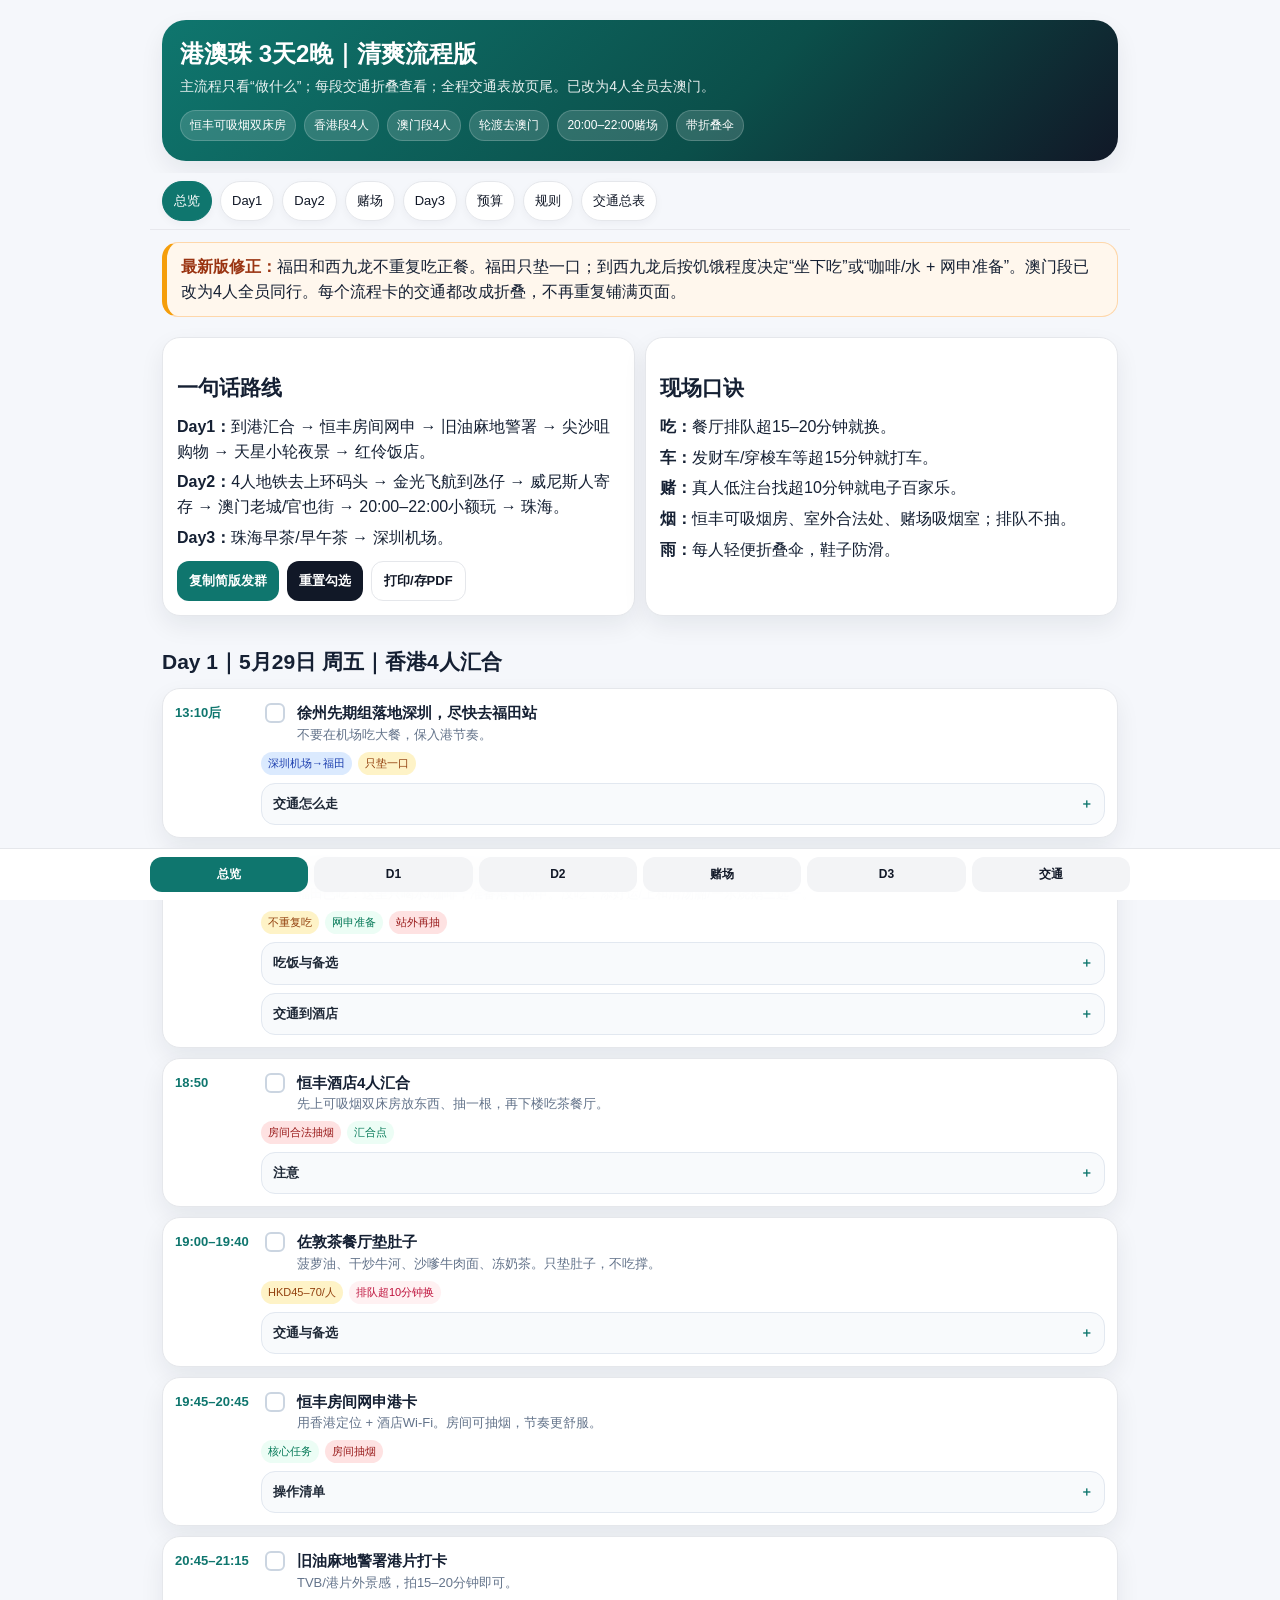
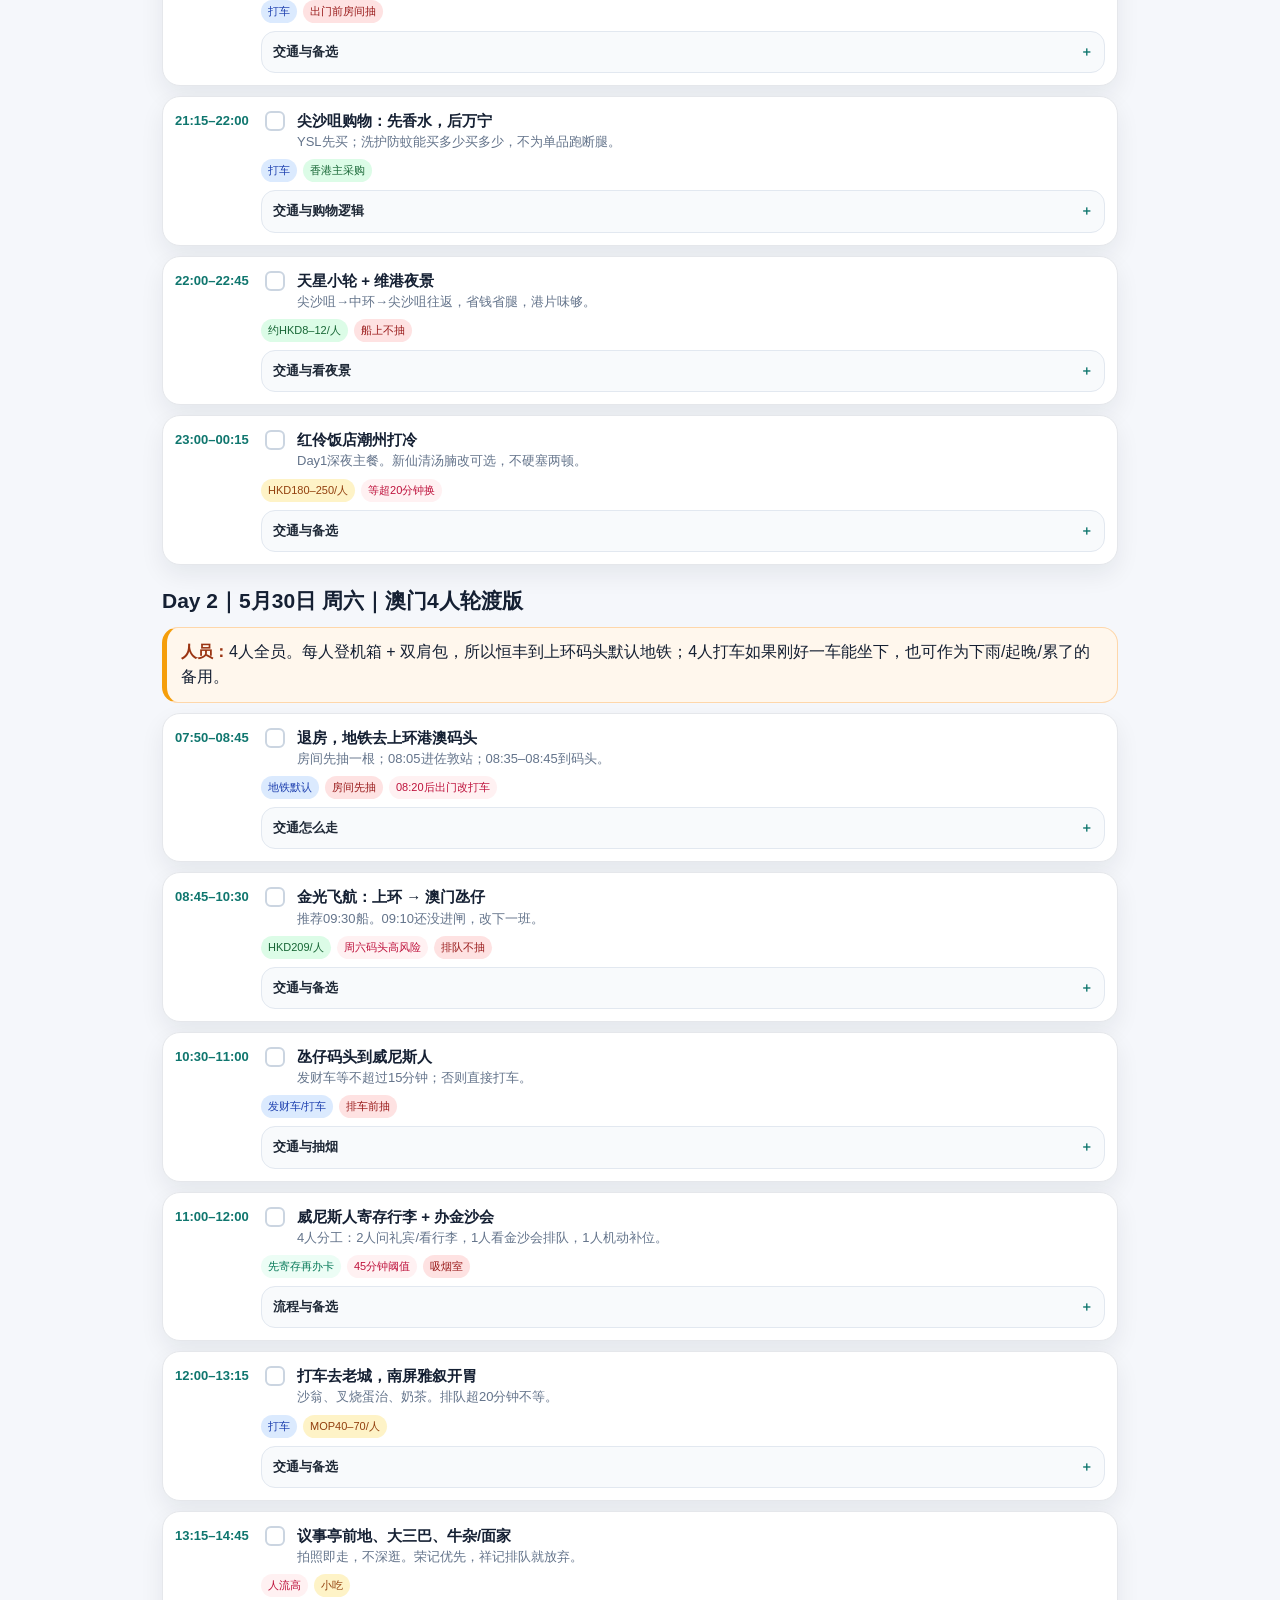
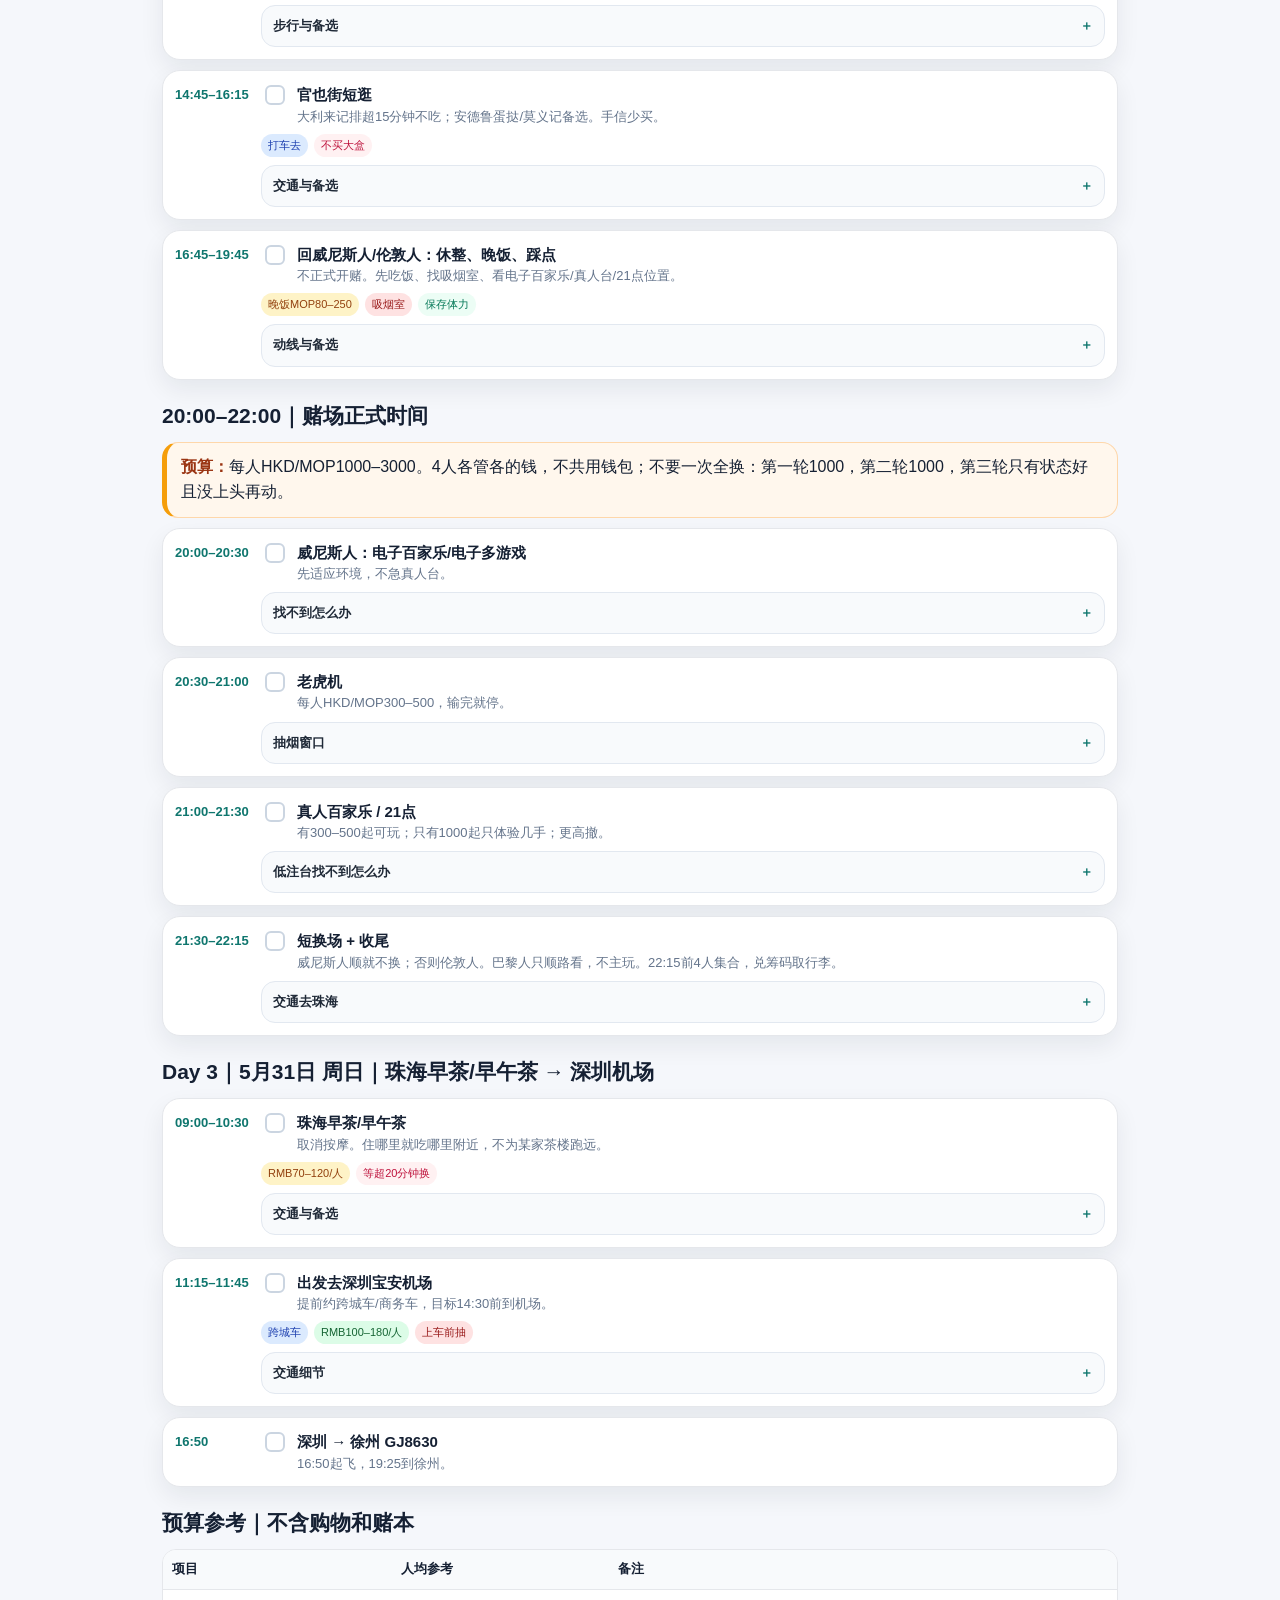
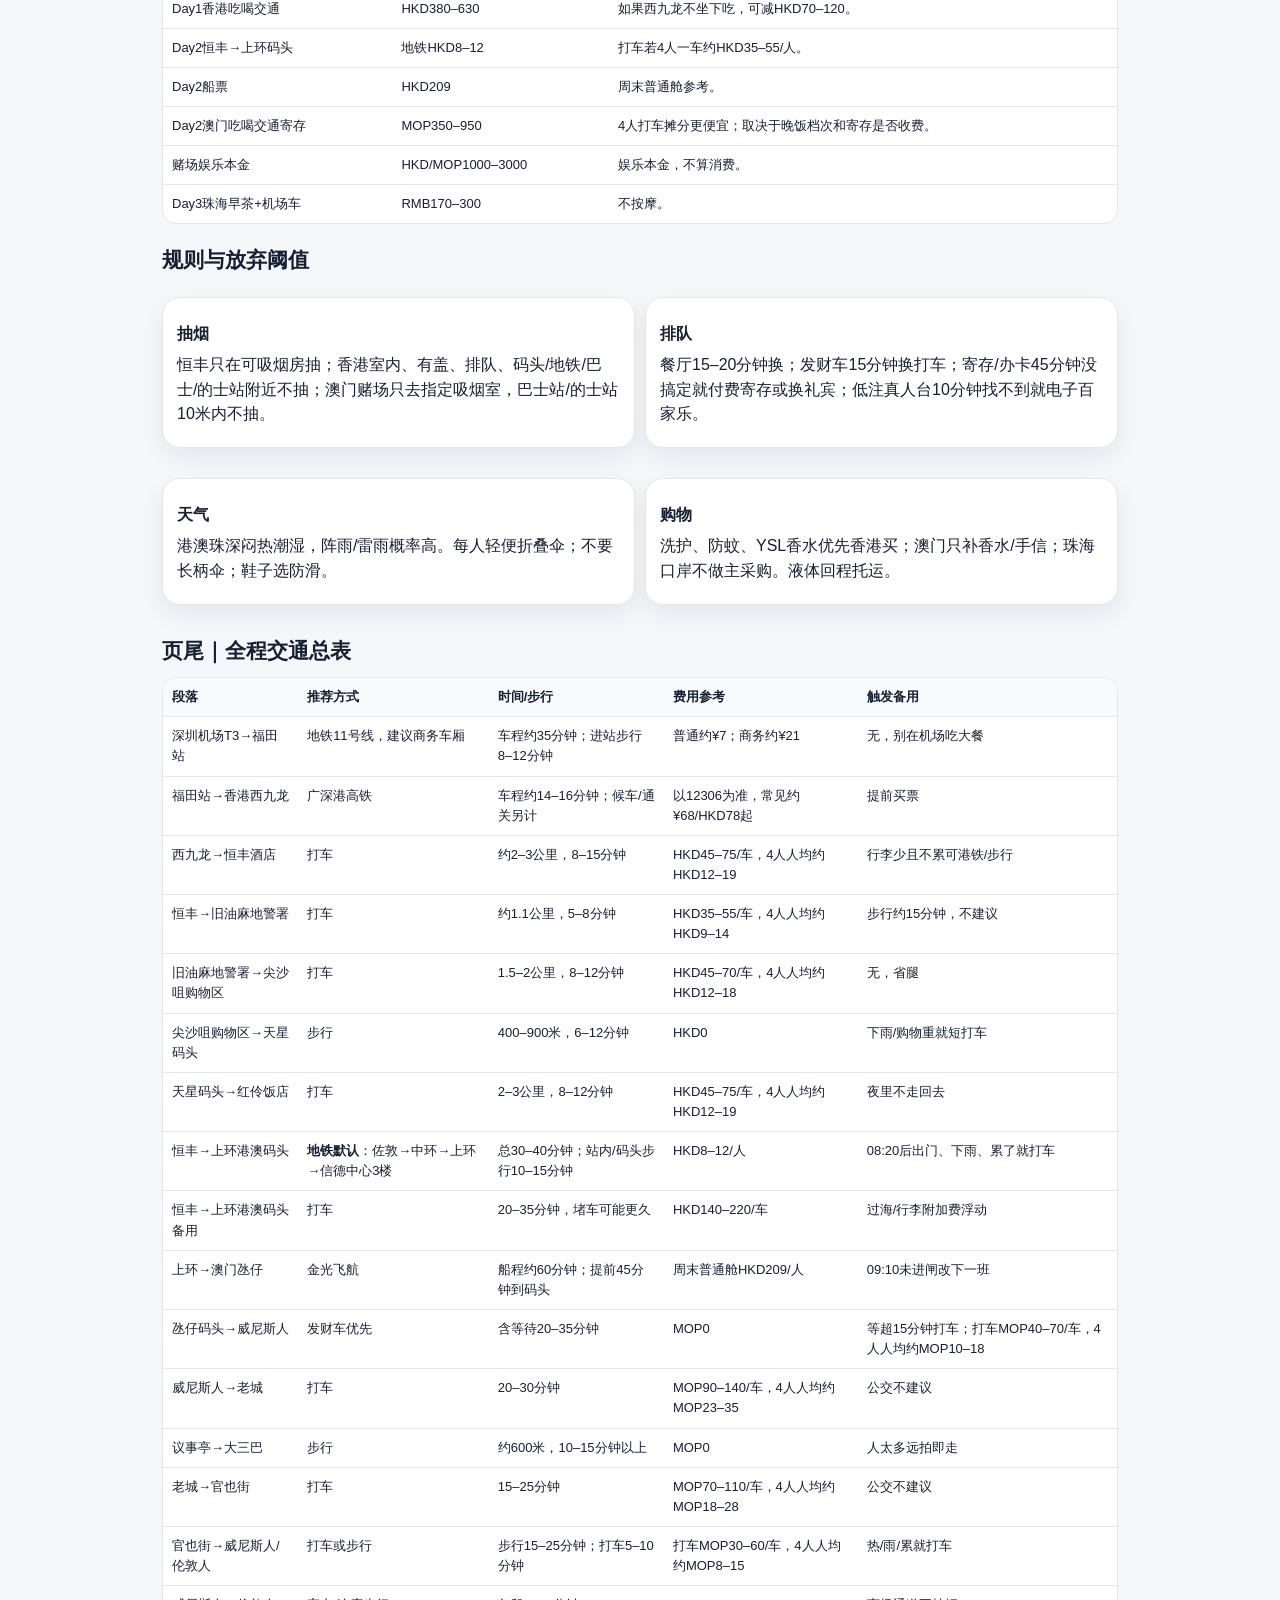
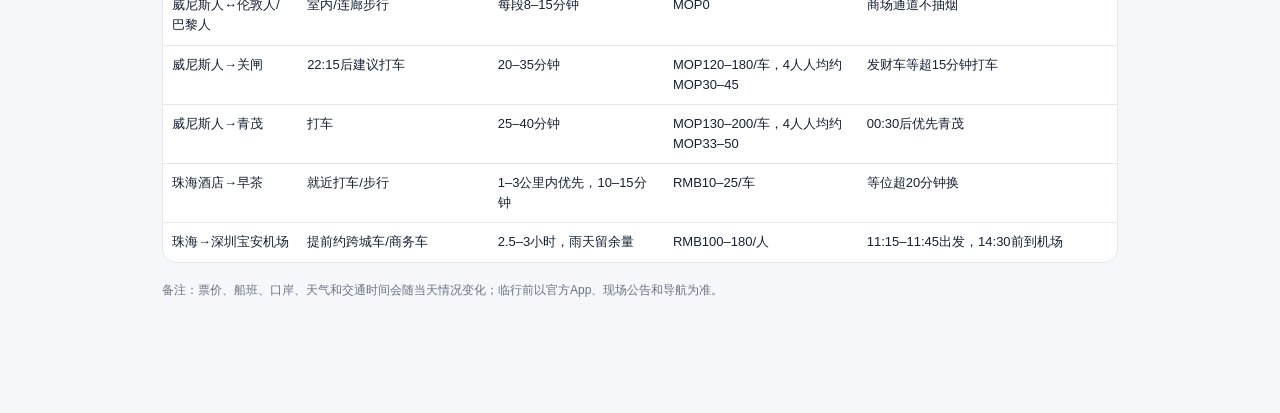
<file: preview.html>
<!DOCTYPE html>
<html lang="zh-CN">
<head>
<meta charset="utf-8"/>
<meta name="viewport" content="width=device-width, initial-scale=1, viewport-fit=cover"/>
<title>港澳珠3天2晚｜清爽流程版</title>
<style>
:root{
  --bg:#f5f7fb;--card:#fff;--text:#152033;--muted:#64748b;--line:#e5e7eb;
  --brand:#0f766e;--brand2:#115e59;--amber:#f59e0b;--red:#dc2626;--green:#16a34a;--blue:#2563eb;
  --r:18px;--shadow:0 10px 24px rgba(15,23,42,.07)
}
*{box-sizing:border-box}
html{scroll-behavior:smooth}
body{margin:0;background:var(--bg);color:var(--text);font-family:-apple-system,BlinkMacSystemFont,"Segoe UI","PingFang SC","Microsoft YaHei",Arial,sans-serif;line-height:1.55}
.wrap{max-width:980px;margin:0 auto;padding:12px 12px 96px}
.hero{background:linear-gradient(135deg,#0f766e,#0b4f4a 60%,#111827);color:#fff;border-radius:24px;padding:20px 18px;margin:8px 0 12px;box-shadow:var(--shadow)}
h1{font-size:24px;line-height:1.18;margin:0 0 8px}
h2{font-size:21px;margin:20px 0 10px}
h3{font-size:16px;margin:10px 0 6px}
p{margin:6px 0}.hero p{color:rgba(255,255,255,.9);font-size:14px}
.chips{display:flex;flex-wrap:wrap;gap:8px;margin-top:12px}
.chip{font-size:12px;padding:5px 9px;border-radius:999px;background:rgba(255,255,255,.15);border:1px solid rgba(255,255,255,.18)}
.tabs{position:sticky;top:0;z-index:10;margin:0 -12px 12px;padding:8px 12px;background:rgba(245,247,251,.94);backdrop-filter:blur(10px);border-bottom:1px solid rgba(229,231,235,.85);overflow-x:auto}
.tabs .row{display:flex;gap:8px;min-width:max-content}
.tab{display:inline-block;padding:9px 11px;border-radius:999px;background:#fff;border:1px solid var(--line);box-shadow:0 3px 9px rgba(15,23,42,.04);font-size:13px;color:#111827;text-decoration:none;white-space:nowrap}
.tab.active{background:var(--brand);color:#fff;border-color:var(--brand)}
.card,.step{background:var(--card);border:1px solid var(--line);border-radius:var(--r);box-shadow:var(--shadow)}
.card{padding:14px;margin:10px 0}
.notice{background:#fff7ed;border:1px solid #fed7aa;border-left:5px solid var(--amber);border-radius:16px;padding:12px 14px;margin:10px 0}
.notice b{color:#9a3412}
.grid{display:grid;grid-template-columns:repeat(2,minmax(0,1fr));gap:10px}
@media(max-width:760px){.grid{grid-template-columns:1fr}h1{font-size:22px}.wrap{padding-left:10px;padding-right:10px}}
.small{font-size:13px;color:var(--muted)}
.timeline{display:flex;flex-direction:column;gap:10px}
.step{display:grid;grid-template-columns:76px 1fr;gap:10px;padding:12px}
@media(max-width:760px){.step{grid-template-columns:62px 1fr;padding:11px}}
.time{font-size:13px;font-weight:900;color:var(--brand);padding-top:2px}
.step-title{display:flex;gap:9px;align-items:flex-start}
.check{appearance:none;width:20px;height:20px;border-radius:6px;border:2px solid #cbd5e1;background:#fff;flex:0 0 auto;margin-top:2px;position:relative}
.check:checked{background:var(--brand);border-color:var(--brand)}
.check:checked:after{content:"✓";position:absolute;left:3px;top:-4px;font-size:15px;font-weight:900;color:#fff}
.name{font-size:15px;font-weight:900}
.tags{display:flex;gap:6px;flex-wrap:wrap;margin:7px 0}
.tag{font-size:11px;padding:3px 7px;border-radius:999px;background:#f1f5f9;color:#334155}
.tag.food{background:#fef3c7;color:#92400e}.tag.smoke{background:#fee2e2;color:#991b1b}.tag.warn{background:#fff1f2;color:#be123c}.tag.money{background:#dcfce7;color:#166534}.tag.move{background:#dbeafe;color:#1e40af}.tag.ok{background:#ecfdf5;color:#047857}
details{margin-top:8px;border:1px solid #e2e8f0;background:#f8fafc;border-radius:14px;padding:0}
summary{cursor:pointer;list-style:none;padding:10px 11px;font-weight:850;font-size:13px;color:#1f2937}
summary::-webkit-details-marker{display:none}
summary:after{content:"＋";float:right;color:var(--brand);font-weight:900}
details[open] summary:after{content:"－"}
.detail{padding:0 11px 10px;font-size:13px;color:#334155;border-top:1px solid #e2e8f0}
.detail ul{padding-left:18px;margin:8px 0}.detail li{margin:4px 0}
.kv{display:grid;grid-template-columns:repeat(4,1fr);gap:7px;margin:8px 0}
@media(max-width:760px){.kv{grid-template-columns:repeat(2,1fr)}}
.k{background:#fff;border:1px solid #e5e7eb;border-radius:12px;padding:7px}
.k span{display:block;font-size:11px;color:#64748b}.k b{font-size:13px}
.table{width:100%;border-collapse:separate;border-spacing:0;border:1px solid var(--line);border-radius:14px;overflow:hidden;background:#fff;font-size:13px}
.table th,.table td{padding:9px;border-bottom:1px solid var(--line);vertical-align:top;text-align:left}
.table th{background:#f8fafc;font-weight:900}.table tr:last-child td{border-bottom:0}
.btns{display:flex;gap:8px;flex-wrap:wrap;margin-top:10px}
button,.btn{border:0;border-radius:12px;background:var(--brand);color:#fff;padding:10px 12px;font-weight:850;font-size:13px;cursor:pointer;text-decoration:none}
button.secondary{background:#111827}button.light{background:#fff;color:#111827;border:1px solid var(--line)}
.stickybar{position:fixed;left:0;right:0;bottom:0;z-index:20;background:rgba(255,255,255,.96);backdrop-filter:blur(12px);border-top:1px solid var(--line);padding:8px 10px calc(8px + env(safe-area-inset-bottom))}
.stickybar .inner{max-width:980px;margin:0 auto;display:grid;grid-template-columns:repeat(6,1fr);gap:6px}
.mini{text-align:center;text-decoration:none;color:#111827;background:#f3f4f6;border-radius:12px;padding:8px 3px;font-size:12px;font-weight:850}
.mini.primary{background:var(--brand);color:#fff}
.source{font-size:12px;color:#6b7280;margin:18px 0}
@media print{.tabs,.stickybar,.btns{display:none}.wrap{max-width:none}.hero,.card,.step{box-shadow:none}body{background:#fff}details{page-break-inside:avoid}}
</style>
</head>
<body>
<div class="wrap">
<header class="hero">
  <h1>港澳珠 3天2晚｜清爽流程版</h1>
  <p>主流程只看“做什么”；每段交通折叠查看；全程交通表放页尾。已改为4人全员去澳门。</p>
  <div class="chips">
    <span class="chip">恒丰可吸烟双床房</span><span class="chip">香港段4人</span><span class="chip">澳门段4人</span>
    <span class="chip">轮渡去澳门</span><span class="chip">20:00–22:00赌场</span><span class="chip">带折叠伞</span>
  </div>
</header>

<nav class="tabs"><div class="row">
  <a class="tab active" href="#overview">总览</a><a class="tab" href="#day1">Day1</a><a class="tab" href="#day2">Day2</a>
  <a class="tab" href="#casino">赌场</a><a class="tab" href="#day3">Day3</a><a class="tab" href="#budget">预算</a>
  <a class="tab" href="#rules">规则</a><a class="tab" href="#transport">交通总表</a>
</div></nav>

<section id="overview">
  <div class="notice"><b>最新版修正：</b>福田和西九龙不重复吃正餐。福田只垫一口；到西九龙后按饥饿程度决定“坐下吃”或“咖啡/水 + 网申准备”。澳门段已改为4人全员同行。每个流程卡的交通都改成折叠，不再重复铺满页面。</div>
  <div class="grid">
    <div class="card">
      <h2>一句话路线</h2>
      <p><b>Day1：</b>到港汇合 → 恒丰房间网申 → 旧油麻地警署 → 尖沙咀购物 → 天星小轮夜景 → 红伶饭店。</p>
      <p><b>Day2：</b>4人地铁去上环码头 → 金光飞航到氹仔 → 威尼斯人寄存 → 澳门老城/官也街 → 20:00–22:00小额玩 → 珠海。</p>
      <p><b>Day3：</b>珠海早茶/早午茶 → 深圳机场。</p>
      <div class="btns">
        <button onclick="copyPlan()">复制简版发群</button>
        <button class="secondary" onclick="resetChecks()">重置勾选</button>
        <button class="light" onclick="window.print()">打印/存PDF</button>
      </div>
    </div>
    <div class="card">
      <h2>现场口诀</h2>
      <p><b>吃：</b>餐厅排队超15–20分钟就换。</p>
      <p><b>车：</b>发财车/穿梭车等超15分钟就打车。</p>
      <p><b>赌：</b>真人低注台找超10分钟就电子百家乐。</p>
      <p><b>烟：</b>恒丰可吸烟房、室外合法处、赌场吸烟室；排队不抽。</p>
      <p><b>雨：</b>每人轻便折叠伞，鞋子防滑。</p>
    </div>
  </div>
</section>

<section id="day1">
  <h2>Day 1｜5月29日 周五｜香港4人汇合</h2>
  <div class="timeline">

    <div class="step"><div class="time">13:10后</div><div>
      <div class="step-title"><input class="check" data-id="d1-1" type="checkbox"><div><div class="name">徐州先期组落地深圳，尽快去福田站</div><div class="small">不要在机场吃大餐，保入港节奏。</div></div></div>
      <div class="tags"><span class="tag move">深圳机场→福田</span><span class="tag food">只垫一口</span></div>
      <details><summary>交通怎么走</summary><div class="detail">
        <div class="kv"><div class="k"><span>方式</span><b>深圳地铁11号线</b></div><div class="k"><span>车程</span><b>约35分钟</b></div><div class="k"><span>费用</span><b>普通约¥7 / 商务约¥21</b></div><div class="k"><span>建议</span><b>商务车厢更舒服</b></div></div>
        <ul><li>深圳机场站上车，福田站下。</li><li>福田只买水、咖啡、面包、饭团，别正餐恋战。</li></ul>
      </div></details>
    </div></div>

    <div class="step"><div class="time">15:30–17:20</div><div>
      <div class="step-title"><input class="check" data-id="d1-2" type="checkbox"><div><div class="name">香港西九龙：按饥饿程度决定吃不吃</div><div class="small">福田已吃：这里只喝水/咖啡，准备港卡网申。没吃：添好运/上和清汤腩/一乐烧鹅三选一。</div></div></div>
      <div class="tags"><span class="tag food">不重复吃</span><span class="tag ok">网申准备</span><span class="tag smoke">站外再抽</span></div>
      <details><summary>吃饭与备选</summary><div class="detail">
        <ul>
          <li><b>没吃正餐：</b>添好运优先，排超15分钟换上和清汤腩；再不行一乐烧鹅。</li>
          <li><b>福田已经吃了：</b>别硬吃，找咖啡/水，坐下准备港卡APP、证件照片、定位权限。</li>
          <li><b>抽烟：</b>站内不抽。离开高铁站/港铁站/有盖通道后，找室外合法位置抽。</li>
        </ul>
      </div></details>
      <details><summary>交通到酒店</summary><div class="detail">
        <div class="kv"><div class="k"><span>推荐</span><b>打车</b></div><div class="k"><span>距离</span><b>约2–3公里</b></div><div class="k"><span>时间</span><b>8–15分钟</b></div><div class="k"><span>费用</span><b>HKD45–75/车，4人人均约HKD12–19</b></div></div>
        <ul><li>有登机箱就别硬走；到恒丰后优先上可吸烟房休整。</li></ul>
      </div></details>
    </div></div>

    <div class="step"><div class="time">18:50</div><div>
      <div class="step-title"><input class="check" data-id="d1-3" type="checkbox"><div><div class="name">恒丰酒店4人汇合</div><div class="small">先上可吸烟双床房放东西、抽一根，再下楼吃茶餐厅。</div></div></div>
      <div class="tags"><span class="tag smoke">房间合法抽烟</span><span class="tag ok">汇合点</span></div>
      <details><summary>注意</summary><div class="detail"><ul><li>只在可吸烟房抽；不要在走廊、电梯、大堂抽。</li><li>港卡网申所需证件、手机、地址信息先摆好。</li></ul></div></details>
    </div></div>

    <div class="step"><div class="time">19:00–19:40</div><div>
      <div class="step-title"><input class="check" data-id="d1-4" type="checkbox"><div><div class="name">佐敦茶餐厅垫肚子</div><div class="small">菠萝油、干炒牛河、沙嗲牛肉面、冻奶茶。只垫肚子，不吃撑。</div></div></div>
      <div class="tags"><span class="tag food">HKD45–70/人</span><span class="tag warn">排队超10分钟换</span></div>
      <details><summary>交通与备选</summary><div class="detail">
        <ul><li>恒丰周边就近找街坊茶餐厅，别锁死一家。</li><li>排队超10分钟，直接换隔壁/附近茶餐厅。</li><li>饭后若外面合法位置合适可抽；不合适就回房间抽。</li></ul>
      </div></details>
    </div></div>

    <div class="step"><div class="time">19:45–20:45</div><div>
      <div class="step-title"><input class="check" data-id="d1-5" type="checkbox"><div><div class="name">恒丰房间网申港卡</div><div class="small">用香港定位 + 酒店Wi‑Fi。房间可抽烟，节奏更舒服。</div></div></div>
      <div class="tags"><span class="tag ok">核心任务</span><span class="tag smoke">房间抽烟</span></div>
      <details><summary>操作清单</summary><div class="detail"><ul><li>APP定位权限打开；证件照片不要反光；地址信息保持一致。</li><li>20:35左右提交后检查短信/邮件。</li><li>证件远离烟灰缸，别把港澳通行证熏成“港片道具”。</li></ul></div></details>
    </div></div>

    <div class="step"><div class="time">20:45–21:15</div><div>
      <div class="step-title"><input class="check" data-id="d1-6" type="checkbox"><div><div class="name">旧油麻地警署港片打卡</div><div class="small">TVB/港片外景感，拍15–20分钟即可。</div></div></div>
      <div class="tags"><span class="tag move">打车</span><span class="tag smoke">出门前房间抽</span></div>
      <details><summary>交通与备选</summary><div class="detail">
        <div class="kv"><div class="k"><span>方式</span><b>打车</b></div><div class="k"><span>距离</span><b>约1.1公里</b></div><div class="k"><span>时间</span><b>5–8分钟</b></div><div class="k"><span>费用</span><b>HKD35–55/车，4人人均约HKD9–14</b></div></div>
        <ul><li>拍完如果室外合法位置合适可抽；否则别冒险，直接去尖沙咀。</li></ul>
      </div></details>
    </div></div>

    <div class="step"><div class="time">21:15–22:00</div><div>
      <div class="step-title"><input class="check" data-id="d1-7" type="checkbox"><div><div class="name">尖沙咀购物：先香水，后万宁</div><div class="small">YSL先买；洗护防蚊能买多少买多少，不为单品跑断腿。</div></div></div>
      <div class="tags"><span class="tag move">打车</span><span class="tag money">香港主采购</span></div>
      <details><summary>交通与购物逻辑</summary><div class="detail">
        <div class="kv"><div class="k"><span>旧警署→尖沙咀</span><b>8–12分钟</b></div><div class="k"><span>费用</span><b>HKD45–70/车，4人人均约HKD12–18</b></div><div class="k"><span>购物顺序</span><b>YSL→万宁</b></div><div class="k"><span>液体</span><b>回程托运</b></div></div>
        <ul><li>香港买洗护/药妆最方便；澳门只补香水/手信；珠海口岸不承担主采购。</li><li>进商场前可抽；商场、门口、码头入口不抽。</li></ul>
      </div></details>
    </div></div>

    <div class="step"><div class="time">22:00–22:45</div><div>
      <div class="step-title"><input class="check" data-id="d1-8" type="checkbox"><div><div class="name">天星小轮 + 维港夜景</div><div class="small">尖沙咀→中环→尖沙咀往返，省钱省腿，港片味够。</div></div></div>
      <div class="tags"><span class="tag money">约HKD8–12/人</span><span class="tag smoke">船上不抽</span></div>
      <details><summary>交通与看夜景</summary><div class="detail">
        <div class="kv"><div class="k"><span>购物区→码头</span><b>步行6–12分钟</b></div><div class="k"><span>距离</span><b>约400–900米</b></div><div class="k"><span>船程</span><b>单程数分钟</b></div><div class="k"><span>看景</span><b>钟楼/海边10分钟</b></div></div>
        <ul><li>不用买贵游轮，天星小轮 + 海边已经够。</li><li>下船后离开码头建筑和排队区，再找合法位置抽。</li></ul>
      </div></details>
    </div></div>

    <div class="step"><div class="time">23:00–00:15</div><div>
      <div class="step-title"><input class="check" data-id="d1-9" type="checkbox"><div><div class="name">红伶饭店潮州打冷</div><div class="small">Day1深夜主餐。新仙清汤腩改可选，不硬塞两顿。</div></div></div>
      <div class="tags"><span class="tag food">HKD180–250/人</span><span class="tag warn">等超20分钟换</span></div>
      <details><summary>交通与备选</summary><div class="detail">
        <div class="kv"><div class="k"><span>码头→红伶</span><b>打车8–12分钟</b></div><div class="k"><span>费用</span><b>HKD45–75/车，4人人均约HKD12–19</b></div><div class="k"><span>备选</span><b>佐敦小炒/粥粉面</b></div><div class="k"><span>回程</span><b>打车回恒丰</b></div></div>
        <ul><li>能在合法室外抽就抽；不方便直接回恒丰可吸烟房。</li></ul>
      </div></details>
    </div></div>

  </div>
</section>

<section id="day2">
  <h2>Day 2｜5月30日 周六｜澳门4人轮渡版</h2>
  <div class="notice"><b>人员：</b>4人全员。每人登机箱 + 双肩包，所以恒丰到上环码头默认地铁；4人打车如果刚好一车能坐下，也可作为下雨/起晚/累了的备用。</div>
  <div class="timeline">

    <div class="step"><div class="time">07:50–08:45</div><div>
      <div class="step-title"><input class="check" data-id="d2-1" type="checkbox"><div><div class="name">退房，地铁去上环港澳码头</div><div class="small">房间先抽一根；08:05进佐敦站；08:35–08:45到码头。</div></div></div>
      <div class="tags"><span class="tag move">地铁默认</span><span class="tag smoke">房间先抽</span><span class="tag warn">08:20后出门改打车</span></div>
      <details><summary>交通怎么走</summary><div class="detail">
        <div class="kv"><div class="k"><span>路线</span><b>佐敦→中环→上环</b></div><div class="k"><span>总时间</span><b>30–40分钟</b></div><div class="k"><span>费用</span><b>HKD8–12/人</b></div><div class="k"><span>步行</span><b>站内+码头10–15分钟</b></div></div>
        <ul><li>恒丰下楼进佐敦站，荃湾线到中环，换港岛线到上环，按“港澳码头/信德中心”指示去3楼。</li><li><b>打车备用：</b>20–35分钟，约HKD140–220/车；4人刚好一车时人均约HKD35–55，下雨、起晚、腿累就打车。</li><li>进码头楼前如时间够可抽；进楼后不抽。</li></ul>
      </div></details>
    </div></div>

    <div class="step"><div class="time">08:45–10:30</div><div>
      <div class="step-title"><input class="check" data-id="d2-2" type="checkbox"><div><div class="name">金光飞航：上环 → 澳门氹仔</div><div class="small">推荐09:30船。09:10还没进闸，改下一班。</div></div></div>
      <div class="tags"><span class="tag money">HKD209/人</span><span class="tag warn">周六码头高风险</span><span class="tag smoke">排队不抽</span></div>
      <details><summary>交通与备选</summary><div class="detail">
        <ul><li>4人务必提前买同一班船票；08:45前到码头最稳；09:00到还可以；09:10还没进闸直接改10:00/10:30。</li><li>船程约60分钟。船上不能抽。</li><li>每人登机箱+双肩包通常更方便，避免大件托运拖时间。</li><li>如果金光飞航票紧张，备选喷射飞航去外港码头，但去威尼斯人更绕。</li></ul>
      </div></details>
    </div></div>

    <div class="step"><div class="time">10:30–11:00</div><div>
      <div class="step-title"><input class="check" data-id="d2-3" type="checkbox"><div><div class="name">氹仔码头到威尼斯人</div><div class="small">发财车等不超过15分钟；否则直接打车。</div></div></div>
      <div class="tags"><span class="tag move">发财车/打车</span><span class="tag smoke">排车前抽</span></div>
      <details><summary>交通与抽烟</summary><div class="detail">
        <div class="kv"><div class="k"><span>发财车</span><b>MOP0</b></div><div class="k"><span>含等待</span><b>20–35分钟</b></div><div class="k"><span>打车</span><b>8–12分钟</b></div><div class="k"><span>打车费</span><b>MOP40–70/车，4人人均约MOP10–18</b></div></div>
        <ul><li>出入境后到室外，远离巴士站/的士站10米以上再抽。</li><li>已经开始排队就不抽。</li></ul>
      </div></details>
    </div></div>

    <div class="step"><div class="time">11:00–12:00</div><div>
      <div class="step-title"><input class="check" data-id="d2-4" type="checkbox"><div><div class="name">威尼斯人寄存行李 + 办金沙会</div><div class="small">4人分工：2人问礼宾/看行李，1人看金沙会排队，1人机动补位。</div></div></div>
      <div class="tags"><span class="tag ok">先寄存再办卡</span><span class="tag warn">45分钟阈值</span><span class="tag smoke">吸烟室</span></div>
      <details><summary>流程与备选</summary><div class="detail">
        <ul><li>4人分工：2人带行李去礼宾问寄存，1人去金沙会柜台看排队，1人看手机/证件/当机动。</li><li>话术：我们今晚会在威尼斯人赌场玩，晚上回来取行李，可以先寄存吗？</li><li>礼宾能收：立刻存，不必先办卡。</li><li>要求会员：办金沙会；排队超45分钟，问付费寄存。</li><li>威尼斯人卡住：去伦敦人/巴黎人礼宾问。</li><li>心理价位：MOP/HKD30–60/件。办完去赌场指定吸烟室抽。</li></ul>
      </div></details>
    </div></div>

    <div class="step"><div class="time">12:00–13:15</div><div>
      <div class="step-title"><input class="check" data-id="d2-5" type="checkbox"><div><div class="name">打车去老城，南屏雅叙开胃</div><div class="small">沙翁、叉烧蛋治、奶茶。排队超20分钟不等。</div></div></div>
      <div class="tags"><span class="tag move">打车</span><span class="tag food">MOP40–70/人</span></div>
      <details><summary>交通与备选</summary><div class="detail">
        <div class="kv"><div class="k"><span>威尼斯人→老城</span><b>20–30分钟</b></div><div class="k"><span>费用</span><b>MOP90–140/车，4人人均约MOP23–35</b></div><div class="k"><span>南屏排队</span><b>超20分钟撤</b></div><div class="k"><span>备选</span><b>黄枝记/荣记</b></div></div>
        <ul><li>上车前抽烟要远离的士站10米以上。</li><li>南屏排队太久：黄枝记云吞面，或荣记牛杂。</li></ul>
      </div></details>
    </div></div>

    <div class="step"><div class="time">13:15–14:45</div><div>
      <div class="step-title"><input class="check" data-id="d2-6" type="checkbox"><div><div class="name">议事亭前地、大三巴、牛杂/面家</div><div class="small">拍照即走，不深逛。荣记优先，祥记排队就放弃。</div></div></div>
      <div class="tags"><span class="tag warn">人流高</span><span class="tag food">小吃</span></div>
      <details><summary>步行与备选</summary><div class="detail">
        <ul><li>议事亭到大三巴约600米，周六人多约10–15分钟以上。</li><li>大三巴人太密：街口/侧面远景拍，不挤正面。</li><li>荣记排队超15分钟：换黄枝记/附近小吃；祥记排超15分钟不等。</li><li>核心人流区不抽，离开人群后再抽。</li></ul>
      </div></details>
    </div></div>

    <div class="step"><div class="time">14:45–16:15</div><div>
      <div class="step-title"><input class="check" data-id="d2-7" type="checkbox"><div><div class="name">官也街短逛</div><div class="small">大利来记排超15分钟不吃；安德鲁蛋挞/莫义记备选。手信少买。</div></div></div>
      <div class="tags"><span class="tag move">打车去</span><span class="tag warn">不买大盒</span></div>
      <details><summary>交通与备选</summary><div class="detail">
        <div class="kv"><div class="k"><span>老城→官也街</span><b>15–25分钟</b></div><div class="k"><span>费用</span><b>MOP70–110/车，4人人均约MOP18–28</b></div><div class="k"><span>回金沙系</span><b>打车5–10分钟</b></div><div class="k"><span>费用</span><b>MOP30–60/车，4人人均约MOP8–15</b></div></div>
        <ul><li>官也街人密不建议抽；走到外围开阔处再抽。</li><li>热、雨、累就别步行回威尼斯人，直接打车。</li></ul>
      </div></details>
    </div></div>

    <div class="step"><div class="time">16:45–19:45</div><div>
      <div class="step-title"><input class="check" data-id="d2-8" type="checkbox"><div><div class="name">回威尼斯人/伦敦人：休整、晚饭、踩点</div><div class="small">不正式开赌。先吃饭、找吸烟室、看电子百家乐/真人台/21点位置。</div></div></div>
      <div class="tags"><span class="tag food">晚饭MOP80–250</span><span class="tag smoke">吸烟室</span><span class="tag ok">保存体力</span></div>
      <details><summary>动线与备选</summary><div class="detail">
        <ul><li>威尼斯人/伦敦人/巴黎人之间步行约8–15分钟一段。</li><li>晚饭等位超20分钟：美食广场；再挤就换伦敦人/巴黎人。</li><li>19:30前后去吸烟室抽一根，20:00开始正式玩。</li></ul>
      </div></details>
    </div></div>

  </div>
</section>

<section id="casino">
  <h2>20:00–22:00｜赌场正式时间</h2>
  <div class="notice"><b>预算：</b>每人HKD/MOP1000–3000。4人各管各的钱，不共用钱包；不要一次全换：第一轮1000，第二轮1000，第三轮只有状态好且没上头再动。</div>
  <div class="timeline">
    <div class="step"><div class="time">20:00–20:30</div><div>
      <div class="step-title"><input class="check" data-id="c-1" type="checkbox"><div><div class="name">威尼斯人：电子百家乐/电子多游戏</div><div class="small">先适应环境，不急真人台。</div></div></div>
      <details><summary>找不到怎么办</summary><div class="detail"><ul><li>直接问工作人员：电子百家乐在哪里？小额百家乐在哪里？21点最低多少？低额老虎机区在哪？</li></ul></div></details>
    </div></div>
    <div class="step"><div class="time">20:30–21:00</div><div>
      <div class="step-title"><input class="check" data-id="c-2" type="checkbox"><div><div class="name">老虎机</div><div class="small">每人HKD/MOP300–500，输完就停。</div></div></div>
      <details><summary>抽烟窗口</summary><div class="detail"><ul><li>21:00换真人台前，去指定吸烟室抽一根。</li></ul></div></details>
    </div></div>
    <div class="step"><div class="time">21:00–21:30</div><div>
      <div class="step-title"><input class="check" data-id="c-3" type="checkbox"><div><div class="name">真人百家乐 / 21点</div><div class="small">有300–500起可玩；只有1000起只体验几手；更高撤。</div></div></div>
      <details><summary>低注台找不到怎么办</summary><div class="detail"><ul><li>找低注真人台超过10分钟，立刻回电子百家乐。</li><li>别为了“来都来了”硬上高注台。</li></ul></div></details>
    </div></div>
    <div class="step"><div class="time">21:30–22:15</div><div>
      <div class="step-title"><input class="check" data-id="c-4" type="checkbox"><div><div class="name">短换场 + 收尾</div><div class="small">威尼斯人顺就不换；否则伦敦人。巴黎人只顺路看，不主玩。22:15前4人集合，兑筹码取行李。</div></div></div>
      <details><summary>交通去珠海</summary><div class="detail">
        <ul><li>22:15后建议直接打车去关闸。发财车等超15分钟就放弃。</li><li>关闸适合22:15–23:30；00:30后直接青茂。</li><li>离开前在威尼斯人吸烟室抽完，别在的士站旁抽。</li></ul>
      </div></details>
    </div></div>
  </div>
</section>

<section id="day3">
  <h2>Day 3｜5月31日 周日｜珠海早茶/早午茶 → 深圳机场</h2>
  <div class="timeline">
    <div class="step"><div class="time">09:00–10:30</div><div>
      <div class="step-title"><input class="check" data-id="d3-1" type="checkbox"><div><div class="name">珠海早茶/早午茶</div><div class="small">取消按摩。住哪里就吃哪里附近，不为某家茶楼跑远。</div></div></div>
      <div class="tags"><span class="tag food">RMB70–120/人</span><span class="tag warn">等超20分钟换</span></div>
      <details><summary>交通与备选</summary><div class="detail">
        <ul><li>酒店附近1–3公里优先，打车10–15分钟，约RMB10–25/车。</li><li>前晚23:30前到珠海：08:45–10:15早茶。</li><li>前晚00:30后到珠海：09:30–11:00早午茶。</li><li>点虾饺、凤爪、排骨、肠粉、萝卜糕、粥。</li></ul>
      </div></details>
    </div></div>
    <div class="step"><div class="time">11:15–11:45</div><div>
      <div class="step-title"><input class="check" data-id="d3-2" type="checkbox"><div><div class="name">出发去深圳宝安机场</div><div class="small">提前约跨城车/商务车，目标14:30前到机场。</div></div></div>
      <div class="tags"><span class="tag move">跨城车</span><span class="tag money">RMB100–180/人</span><span class="tag smoke">上车前抽</span></div>
      <details><summary>交通细节</summary><div class="detail">
        <ul><li>珠海→深圳宝安机场约2.5–3小时，雨天/周末留足余量。</li><li>上车前抽一根；跨城路上别指望停车抽。</li><li>机场14:30前到，洗护液体全部托运；安检前室外指定点再抽。</li></ul>
      </div></details>
    </div></div>
    <div class="step"><div class="time">16:50</div><div>
      <div class="step-title"><input class="check" data-id="d3-3" type="checkbox"><div><div class="name">深圳 → 徐州 GJ8630</div><div class="small">16:50起飞，19:25到徐州。</div></div></div>
    </div></div>
  </div>
</section>

<section id="budget">
  <h2>预算参考｜不含购物和赌本</h2>
  <table class="table">
    <thead><tr><th>项目</th><th>人均参考</th><th>备注</th></tr></thead>
    <tbody>
      <tr><td>Day1香港吃喝交通</td><td>HKD380–630</td><td>如果西九龙不坐下吃，可减HKD70–120。</td></tr>
      <tr><td>Day2恒丰→上环码头</td><td>地铁HKD8–12</td><td>打车若4人一车约HKD35–55/人。</td></tr>
      <tr><td>Day2船票</td><td>HKD209</td><td>周末普通舱参考。</td></tr>
      <tr><td>Day2澳门吃喝交通寄存</td><td>MOP350–950</td><td>4人打车摊分更便宜；取决于晚饭档次和寄存是否收费。</td></tr>
      <tr><td>赌场娱乐本金</td><td>HKD/MOP1000–3000</td><td>娱乐本金，不算消费。</td></tr>
      <tr><td>Day3珠海早茶+机场车</td><td>RMB170–300</td><td>不按摩。</td></tr>
    </tbody>
  </table>
</section>

<section id="rules">
  <h2>规则与放弃阈值</h2>
  <div class="grid">
    <div class="card">
      <h3>抽烟</h3>
      <p>恒丰只在可吸烟房抽；香港室内、有盖、排队、码头/地铁/巴士/的士站附近不抽；澳门赌场只去指定吸烟室，巴士站/的士站10米内不抽。</p>
    </div>
    <div class="card">
      <h3>排队</h3>
      <p>餐厅15–20分钟换；发财车15分钟换打车；寄存/办卡45分钟没搞定就付费寄存或换礼宾；低注真人台10分钟找不到就电子百家乐。</p>
    </div>
    <div class="card">
      <h3>天气</h3>
      <p>港澳珠深闷热潮湿，阵雨/雷雨概率高。每人轻便折叠伞；不要长柄伞；鞋子选防滑。</p>
    </div>
    <div class="card">
      <h3>购物</h3>
      <p>洗护、防蚊、YSL香水优先香港买；澳门只补香水/手信；珠海口岸不做主采购。液体回程托运。</p>
    </div>
  </div>
</section>

<section id="transport">
  <h2>页尾｜全程交通总表</h2>
  <table class="table">
    <thead><tr><th>段落</th><th>推荐方式</th><th>时间/步行</th><th>费用参考</th><th>触发备用</th></tr></thead>
    <tbody>
      <tr><td>深圳机场T3→福田站</td><td>地铁11号线，建议商务车厢</td><td>车程约35分钟；进站步行8–12分钟</td><td>普通约¥7；商务约¥21</td><td>无，别在机场吃大餐</td></tr>
      <tr><td>福田站→香港西九龙</td><td>广深港高铁</td><td>车程约14–16分钟；候车/通关另计</td><td>以12306为准，常见约¥68/HKD78起</td><td>提前买票</td></tr>
      <tr><td>西九龙→恒丰酒店</td><td>打车</td><td>约2–3公里，8–15分钟</td><td>HKD45–75/车，4人人均约HKD12–19</td><td>行李少且不累可港铁/步行</td></tr>
      <tr><td>恒丰→旧油麻地警署</td><td>打车</td><td>约1.1公里，5–8分钟</td><td>HKD35–55/车，4人人均约HKD9–14</td><td>步行约15分钟，不建议</td></tr>
      <tr><td>旧油麻地警署→尖沙咀购物区</td><td>打车</td><td>1.5–2公里，8–12分钟</td><td>HKD45–70/车，4人人均约HKD12–18</td><td>无，省腿</td></tr>
      <tr><td>尖沙咀购物区→天星码头</td><td>步行</td><td>400–900米，6–12分钟</td><td>HKD0</td><td>下雨/购物重就短打车</td></tr>
      <tr><td>天星码头→红伶饭店</td><td>打车</td><td>2–3公里，8–12分钟</td><td>HKD45–75/车，4人人均约HKD12–19</td><td>夜里不走回去</td></tr>
      <tr><td>恒丰→上环港澳码头</td><td><b>地铁默认</b>：佐敦→中环→上环→信德中心3楼</td><td>总30–40分钟；站内/码头步行10–15分钟</td><td>HKD8–12/人</td><td>08:20后出门、下雨、累了就打车</td></tr>
      <tr><td>恒丰→上环港澳码头备用</td><td>打车</td><td>20–35分钟，堵车可能更久</td><td>HKD140–220/车</td><td>过海/行李附加费浮动</td></tr>
      <tr><td>上环→澳门氹仔</td><td>金光飞航</td><td>船程约60分钟；提前45分钟到码头</td><td>周末普通舱HKD209/人</td><td>09:10未进闸改下一班</td></tr>
      <tr><td>氹仔码头→威尼斯人</td><td>发财车优先</td><td>含等待20–35分钟</td><td>MOP0</td><td>等超15分钟打车；打车MOP40–70/车，4人人均约MOP10–18</td></tr>
      <tr><td>威尼斯人→老城</td><td>打车</td><td>20–30分钟</td><td>MOP90–140/车，4人人均约MOP23–35</td><td>公交不建议</td></tr>
      <tr><td>议事亭→大三巴</td><td>步行</td><td>约600米，10–15分钟以上</td><td>MOP0</td><td>人太多远拍即走</td></tr>
      <tr><td>老城→官也街</td><td>打车</td><td>15–25分钟</td><td>MOP70–110/车，4人人均约MOP18–28</td><td>公交不建议</td></tr>
      <tr><td>官也街→威尼斯人/伦敦人</td><td>打车或步行</td><td>步行15–25分钟；打车5–10分钟</td><td>打车MOP30–60/车，4人人均约MOP8–15</td><td>热/雨/累就打车</td></tr>
      <tr><td>威尼斯人↔伦敦人/巴黎人</td><td>室内/连廊步行</td><td>每段8–15分钟</td><td>MOP0</td><td>商场通道不抽烟</td></tr>
      <tr><td>威尼斯人→关闸</td><td>22:15后建议打车</td><td>20–35分钟</td><td>MOP120–180/车，4人人均约MOP30–45</td><td>发财车等超15分钟打车</td></tr>
      <tr><td>威尼斯人→青茂</td><td>打车</td><td>25–40分钟</td><td>MOP130–200/车，4人人均约MOP33–50</td><td>00:30后优先青茂</td></tr>
      <tr><td>珠海酒店→早茶</td><td>就近打车/步行</td><td>1–3公里内优先，10–15分钟</td><td>RMB10–25/车</td><td>等位超20分钟换</td></tr>
      <tr><td>珠海→深圳宝安机场</td><td>提前约跨城车/商务车</td><td>2.5–3小时，雨天留余量</td><td>RMB100–180/人</td><td>11:15–11:45出发，14:30前到机场</td></tr>
    </tbody>
  </table>
  <div class="source">备注：票价、船班、口岸、天气和交通时间会随当天情况变化；临行前以官方App、现场公告和导航为准。</div>
</section>

</div>

<div class="stickybar"><div class="inner">
  <a class="mini primary" href="#overview">总览</a><a class="mini" href="#day1">D1</a><a class="mini" href="#day2">D2</a>
  <a class="mini" href="#casino">赌场</a><a class="mini" href="#day3">D3</a><a class="mini" href="#transport">交通</a>
</div></div>

<script>
const checks=document.querySelectorAll('.check');
checks.forEach(c=>{
  const id=c.dataset.id;
  c.checked=localStorage.getItem('compact_trip_'+id)==='1';
  c.addEventListener('change',()=>localStorage.setItem('compact_trip_'+id,c.checked?'1':'0'));
});
function resetChecks(){
  checks.forEach(c=>{c.checked=false;localStorage.removeItem('compact_trip_'+c.dataset.id)});
  alert('已重置所有勾选');
}
function copyPlan(){
  const txt=`港澳珠最终清爽版：Day1 先期组深圳到福田只垫一口，到香港西九龙按饿不饿决定是否吃，恒丰酒店4人汇合，房间网申港卡，旧油麻地警署，尖沙咀购物，天星小轮夜景，红伶饭店。Day2 澳门4人全员同行，恒丰默认地铁去上环码头，09:30金光飞航到氹仔，发财车/打车到威尼斯人寄存行李，老城大三巴/牛杂/官也街，傍晚回威尼斯人/伦敦人休整，20:00-22:00小额玩百家乐、21点、老虎机，22:15后4人集合取行李走关闸入珠海，太晚改青茂。Day3 珠海早茶/早午茶，11:15-11:45出发深圳机场。带折叠伞；抽烟只在恒丰可吸烟房、室外合法位置和赌场吸烟室，排队不抽。`;
  navigator.clipboard.writeText(txt).then(()=>alert('简版已复制'));
}
const tabs=document.querySelectorAll('.tab'); const secs=[...document.querySelectorAll('section')];
window.addEventListener('scroll',()=>{
  let cur='overview';
  secs.forEach(s=>{ if(window.scrollY>=s.offsetTop-80) cur=s.id; });
  tabs.forEach(t=>t.classList.toggle('active',t.getAttribute('href')==='#'+cur));
},{passive:true});
</script>
</body>
</html>
</file>
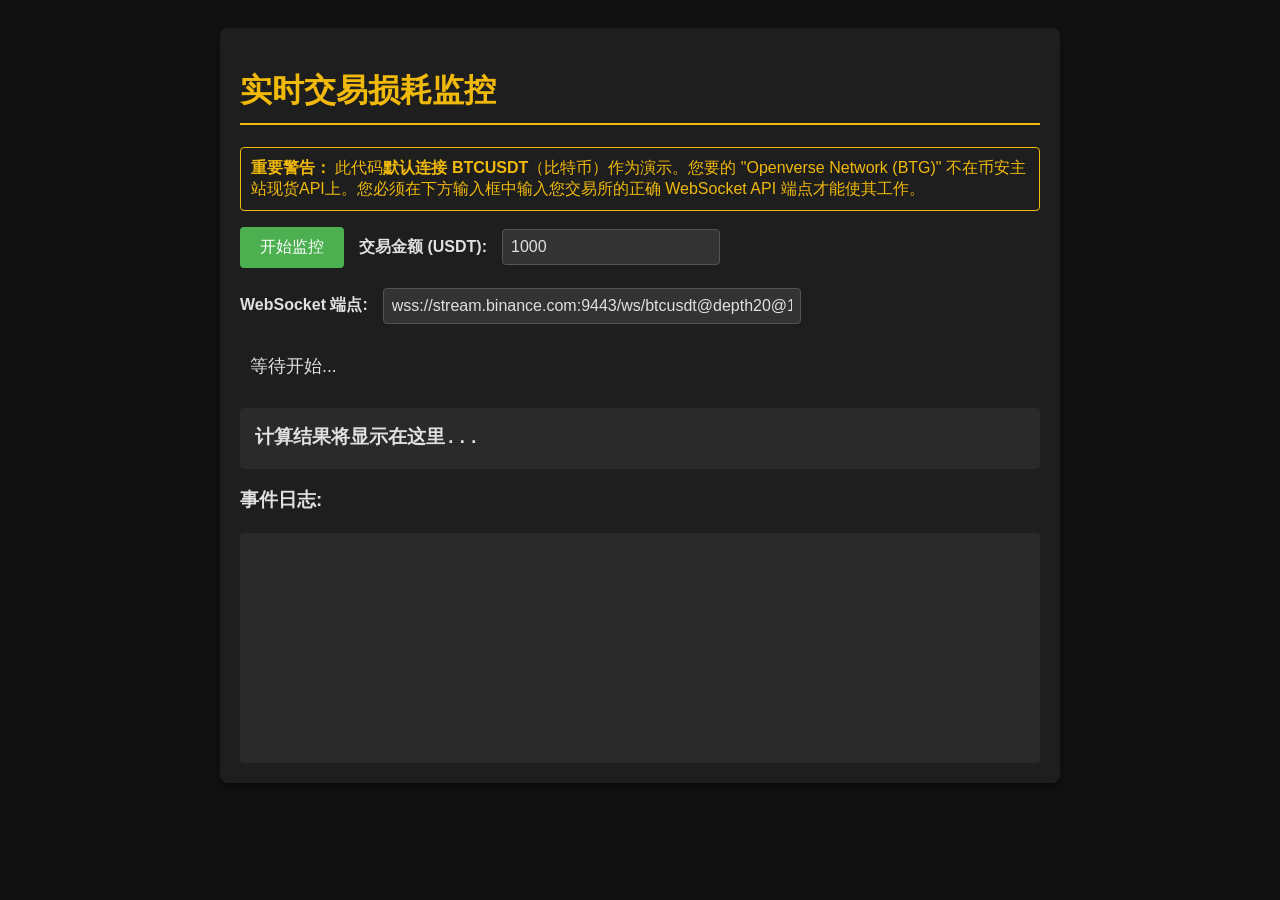
<file: Slippage_Monitor.html>
<!DOCTYPE html>
<html lang="zh-CN">
<head>
    <meta charset="UTF-8">
    <title>币安实时交易损耗监控</title>
    <style>
        body {
            font-family: -apple-system, BlinkMacSystemFont, "Segoe UI", Roboto, "Helvetica Neue", Arial, sans-serif;
            background-color: #121212;
            color: #e0e0e0;
            padding: 20px;
            font-size: 16px;
        }
        #container {
            max-width: 800px;
            margin: auto;
            background-color: #1e1e1e;
            padding: 20px;
            border-radius: 8px;
            box-shadow: 0 4px 12px rgba(0,0,0,0.5);
        }
        h1 {
            color: #f0b90b; /* Binance Yellow */
            border-bottom: 2px solid #f0b90b;
            padding-bottom: 10px;
        }
        .control-panel {
            display: flex;
            align-items: center;
            gap: 15px;
            margin-bottom: 20px;
        }
        .control-panel label {
            font-weight: bold;
        }
        .control-panel input {
            padding: 8px;
            border-radius: 4px;
            border: 1px solid #555;
            background-color: #333;
            color: #e0e0e0;
            font-size: 16px;
        }
        button {
            padding: 10px 20px;
            font-size: 16px;
            border: none;
            border-radius: 4px;
            cursor: pointer;
            transition: background-color 0.3s;
        }
        #btnStart {
            background-color: #4CAF50; /* Green */
            color: white;
        }
        #btnStart.connected {
            background-color: #f44336; /* Red */
        }
        #status {
            font-size: 1.1em;
            margin-bottom: 20px;
            padding: 10px;
            border-radius: 4px;
        }
        #status.connecting { background-color: #555; }
        #status.connected { background-color: #2a4; }
        #status.error { background-color: #a22; }
        #result {
            background-color: #2a2a2a;
            padding: 15px;
            border-radius: 4px;
            font-family: "Courier New", Courier, monospace;
            font-size: 1.2em;
            line-height: 1.6;
        }
        #log {
            margin-top: 20px;
            background-color: #2a2a2a;
            padding: 15px;
            border-radius: 4px;
            height: 200px;
            overflow-y: scroll;
            font-family: "Courier New", Courier, monospace;
            font-size: 0.9em;
            line-height: 1.5;
        }
        .log-item {
            padding-bottom: 5px;
            border-bottom: 1px solid #444;
        }
        .log-alert { color: #80f080; } /* Light Green */
        .log-warning { color: #f08080; font-weight: bold; } /* Light Red */
        .log-info { color: #80c0f0; } /* Light Blue */
        .log-error { color: #f0b90b; } /* Yellow */
        .price {
            display: inline-block;
            width: 120px; /* Align prices */
        }
    </style>
</head>
<body>

    <div id="container">
        <h1>实时交易损耗监控</h1>
        <p style="color: #f0b90b; border: 1px solid #f0b90b; padding: 10px; border-radius: 4px;">
            <strong>重要警告：</strong> 此代码<strong>默认连接 BTCUSDT</strong>（比特币）作为演示。您要的 "Openverse Network (BTG)" 不在币安主站现货API上。您必须在下方输入框中输入您交易所的正确 WebSocket API 端点才能使其工作。
        </p>

        <div class="control-panel">
            <button id="btnStart">开始监控</button>
            <label for="tradeAmount">交易金额 (USDT):</label>
            <input type="number" id="tradeAmount" value="1000">
        </div>

        <div class="control-panel">
            <label for="wsEndpoint">WebSocket 端点:</label>
            <input type="text" id="wsEndpoint" value="wss://stream.binance.com:9443/ws/btcusdt@depth20@100ms" style="width: 400px;">
        </div>
        
        <div id="status">等待开始...</div>

        <div id="result">
            <strong>计算结果将显示在这里...</strong>
        </div>

        <h3>事件日志:</h3>
        <div id="log"></div>
    </div>

    <script>
        // --- 全局变量 ---
        const btnStart = document.getElementById('btnStart');
        const statusDiv = document.getElementById('status');
        const resultDiv = document.getElementById('result');
        const logDiv = document.getElementById('log');
        const tradeAmountInput = document.getElementById('tradeAmount');
        const wsEndpointInput = document.getElementById('wsEndpoint');

        let socket = null;
        let audioContext = null;

        // --- 阈值 (可修改) ---
        const FEE_RATE = 0.001; // 0.1% Taker费率
        const ALERT_THRESHOLD_LOW = 0.2; // 0.2 USDT 损耗 (低)
        const ALERT_THRESHOLD_HIGH = 0.5; // 0.5 USDT 损耗 (高)

        // --- 音频播放 ---
        function initAudio() {
            if (!audioContext) {
                audioContext = new (window.AudioContext || window.webkitAudioContext)();
            }
        }

        function playSound(type) {
            if (!audioContext) return;

            const oscillator = audioContext.createOscillator();
            const gainNode = audioContext.createGain();
            oscillator.connect(gainNode);
            gainNode.connect(audioContext.destination);

            if (type === 'alert') {
                // "提醒" (低损耗)
                oscillator.type = 'sine'; // 正弦波
                oscillator.frequency.setValueAtTime(880, audioContext.currentTime); // A5
                gainNode.gain.setValueAtTime(0.5, audioContext.currentTime);
                gainNode.gain.exponentialRampToValueAtTime(0.001, audioContext.currentTime + 0.5);
                oscillator.start(audioContext.currentTime);
                oscillator.stop(audioContext.currentTime + 0.5);
            } else if (type === 'warning') {
                // "报警" (高损耗)
                oscillator.type = 'sawtooth'; // 锯齿波
                oscillator.frequency.setValueAtTime(440, audioContext.currentTime); // A4
                gainNode.gain.setValueAtTime(0.7, audioContext.currentTime);
                
                // 警报声 (重复)
                oscillator.frequency.linearRampToValueAtTime(660, audioContext.currentTime + 0.1);
                oscillator.frequency.linearRampToValueAtTime(440, audioContext.currentTime + 0.2);
                
                oscillator.start(audioContext.currentTime);
                oscillator.stop(audioContext.currentTime + 0.2);
            }
        }

        // --- 日志记录 ---
        function logMessage(message, type) {
            const time = new Date().toLocaleTimeString();
            const item = document.createElement('div');
            item.className = `log-item log-${type}`;
            item.innerHTML = `[${time}] ${message}`;
            logDiv.appendChild(item);
            logDiv.scrollTop = logDiv.scrollHeight; // 自动滚动
        }

        // --- 核心计算逻辑 ---
        function calculateRoundTripLoss(bids, asks, amountUSDT, feeRate) {
            try {
                // bids: [[price, qty], ...] (买单, 价格从高到低)
                // asks: [[price, qty], ...] (卖单, 价格从低到高)
                // amountUSDT: 1000

                if (!asks || asks.length === 0 || !bids || bids.length === 0) {
                    return { error: "盘口数据为空" };
                }

                const bestAsk = parseFloat(asks[0][0]);
                const bestBid = parseFloat(bids[0][0]);
                const spread = (bestAsk - bestBid);
                const spreadPercent = (spread / bestAsk) * 100;

                // --- 步骤 1: 模拟买入 (Taker - 吃卖单) ---
                let usdtToSpend = amountUSDT;
                let baseAssetBought = 0;
                let usdtSpent = 0;

                for (const [priceStr, qtyStr] of asks) {
                    const price = parseFloat(priceStr);
                    const qty = parseFloat(qtyStr);
                    const costOfLevel = price * qty;

                    if (usdtSpent + costOfLevel >= usdtToSpend) {
                        // 这一层足够买完
                        const usdtNeeded = usdtToSpend - usdtSpent;
                        const baseFromLevel = usdtNeeded / price;
                        baseAssetBought += baseFromLevel;
                        usdtSpent += usdtNeeded;
                        break; // 买够了
                    } else {
                        // 吃掉这一层
                        baseAssetBought += qty;
                        usdtSpent += costOfLevel;
                    }
                }

                if (usdtSpent < usdtToSpend * 0.99) {
                    return { error: `盘口深度不足, 仅能买入 ${usdtSpent.toFixed(2)} USDT` };
                }

                // 扣除买入手续费 (手续费以你获得的币种支付)
                const buyFee = baseAssetBought * feeRate;
                const netBaseAssetBought = baseAssetBought - buyFee;
                const avgBuyPrice = amountUSDT / baseAssetBought;

                // --- 步骤 2: 模拟卖出 (Taker - 吃买单) ---
                let baseAssetToSell = netBaseAssetBought;
                let usdtReceived = 0;

                for (const [priceStr, qtyStr] of bids) {
                    const price = parseFloat(priceStr);
                    const qty = parseFloat(qtyStr);

                    if (qty >= baseAssetToSell) {
                        // 这一层足够卖完
                        usdtReceived += baseAssetToSell * price;
                        baseAssetToSell = 0;
                        break; // 卖完了
                    } else {
                        // 卖掉这一层
                        usdtReceived += qty * price;
                        baseAssetToSell -= qty;
                    }
                }

                if (baseAssetToSell > 0) {
                    return { error: `盘口深度不足, 无法卖出所有资产 (剩余 ${baseAssetToSell.toFixed(6)})` };
                }

                // 扣除卖出手续费 (手续费以你获得的 USDT 支付)
                const sellFee = usdtReceived * feeRate;
                const netUSDTReceived = usdtReceived - sellFee;
                const avgSellPrice = usdtReceived / netBaseAssetBought;

                // --- 步骤 3: 计算总损耗 ---
                const totalLoss = amountUSDT - netUSDTReceived;

                return {
                    totalLoss: totalLoss,
                    bestAsk: bestAsk,
                    avgBuyPrice: avgBuyPrice,
                    bestBid: bestBid,
                    avgSellPrice: avgSellPrice,
                    spread: spread,
                    spreadPercent: spreadPercent,
                    buyFee: buyFee, // (in Base Asset)
                    sellFee: sellFee // (in USDT)
                };

            } catch (e) {
                return { error: e.message };
            }
        }
        
        // --- WebSocket 连接 ---
        function startMonitoring() {
            initAudio(); // 确保音频已初始化

            if (socket && socket.readyState === WebSocket.OPEN) {
                // 已经在连接，现在是停止
                socket.close();
                return;
            }

            const wsEndpoint = wsEndpointInput.value;
            if (!wsEndpoint) {
                alert("请输入 WebSocket 端点");
                return;
            }

            logMessage(`正在连接到 ${wsEndpoint}...`, 'info');
            statusDiv.textContent = '正在连接...';
            statusDiv.className = 'connecting';
            btnStart.textContent = '停止监控';
            btnStart.className = 'connected';

            socket = new WebSocket(wsEndpoint);

            socket.onopen = () => {
                logMessage('连接成功! 正在等待盘口数据...', 'info');
                statusDiv.textContent = '已连接 - 等待数据...';
                statusDiv.className = 'connected';
            };

            socket.onmessage = (event) => {
                const data = JSON.parse(event.data);
                
                // 我们需要的是 depth20 的数据结构，它有 "bids" 和 "asks"
                if (!data.bids || !data.asks) {
                    // 可能收到了 ping 或其他消息
                    return;
                }
                
                statusDiv.textContent = '已连接 - 正在实时计算...';
                const tradeAmount = parseFloat(tradeAmountInput.value) || 1000;
                
                const result = calculateRoundTripLoss(data.bids, data.asks, tradeAmount, FEE_RATE);

                if (result.error) {
                    resultDiv.innerHTML = `<span style="color: #f08080;">计算错误: ${result.error}</span>`;
                    logMessage(`计算错误: ${result.error}`, 'error');
                } else {
                    // 更新UI显示
                    resultDiv.innerHTML = `
                        <strong>买一价 (Best Bid):</strong> <span class="price">${result.bestBid.toFixed(6)}</span>
                        <strong>卖一价 (Best Ask):</strong> <span class="price">${result.bestAsk.toFixed(6)}</span><br>
                        <strong>价差 (Spread):</strong> <span class="price">${result.spread.toFixed(6)} (${result.spreadPercent.toFixed(4)}%)</span><br>
                        <strong>平均买价 (Avg Buy):</strong> <span class="price" style="color: #f08080;">${result.avgBuyPrice.toFixed(6)}</span>
                        <strong>平均卖价 (Avg Sell):</strong> <span class="price" style="color: #80f080;">${result.avgSellPrice.toFixed(6)}</span><br>
                        <hr style="border-color: #444;">
                        <strong>总损耗 (1000U 来回):</strong> <span style="font-size: 1.5em; color: #f0b90b; font-weight: bold;">${result.totalLoss.toFixed(4)} USDT</span>
                    `;

                    // 检查阈值并播放声音
                    if (result.totalLoss > ALERT_THRESHOLD_HIGH) {
                        playSound('warning');
                        logMessage(`高损耗报警! 损耗: ${result.totalLoss.toFixed(4)} USDT > ${ALERT_THRESHOLD_HIGH} USDT`, 'warning');
                    } else if (result.totalLoss < ALERT_THRESHOLD_LOW) {
                        playSound('alert');
                        logMessage(`低损耗提醒. 损耗: ${result.totalLoss.toFixed(4)} USDT < ${ALERT_THRESHOLD_LOW} USDT`, 'alert');
                    }
                }
            };

            socket.onclose = () => {
                logMessage('连接已断开。', 'error');
                statusDiv.textContent = '已断开';
                statusDiv.className = 'error';
                btnStart.textContent = '开始监控';
                btnStart.className = '';
                socket = null;
            };

            socket.onerror = (error) => {
                logMessage(`WebSocket 错误: ${error.message}`, 'error');
                statusDiv.textContent = '连接错误!';
                statusDiv.className = 'error';
                console.error("WebSocket Error: ", error);
            };
        }

        btnStart.addEventListener('click', startMonitoring);
        
        // 确保在浏览器标签页关闭时断开连接
        window.addEventListener('beforeunload', () => {
            if (socket) {
                socket.close();
            }
        });
    </script>
</body>
</html>
</file>
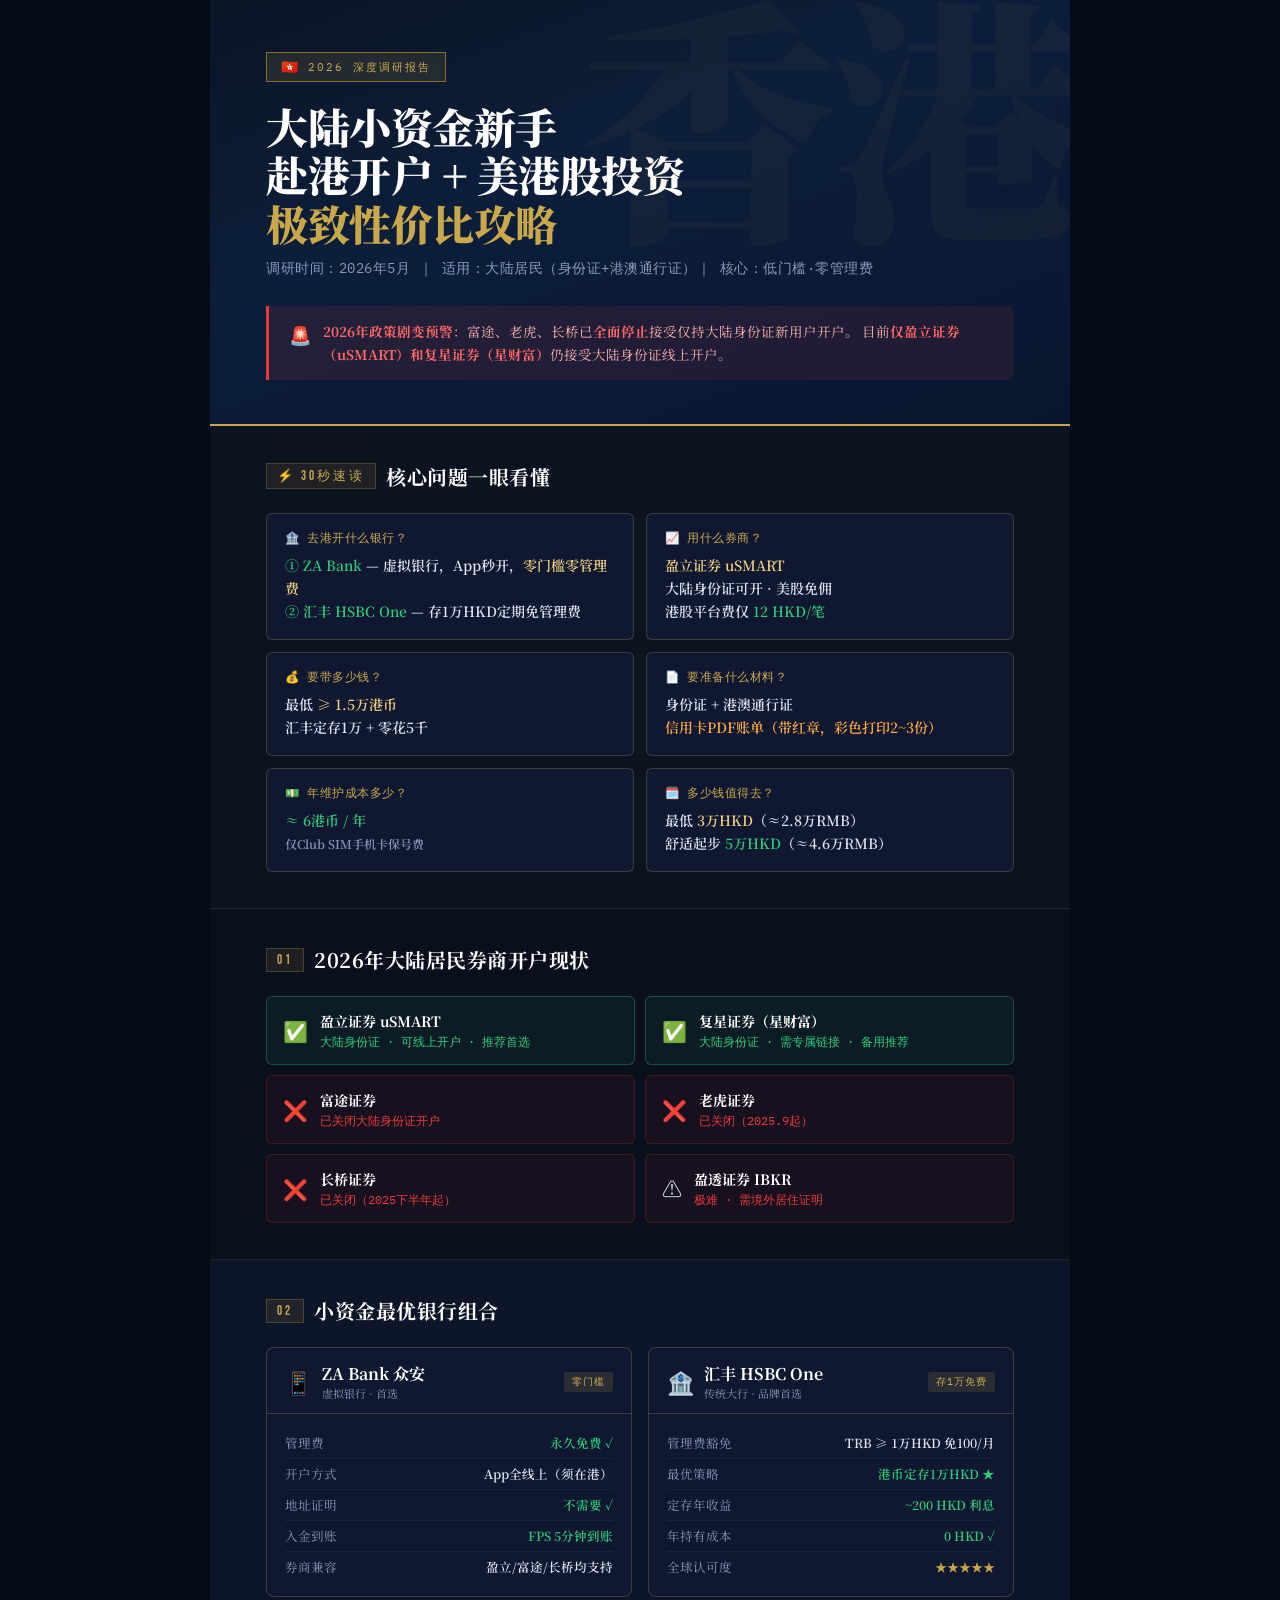
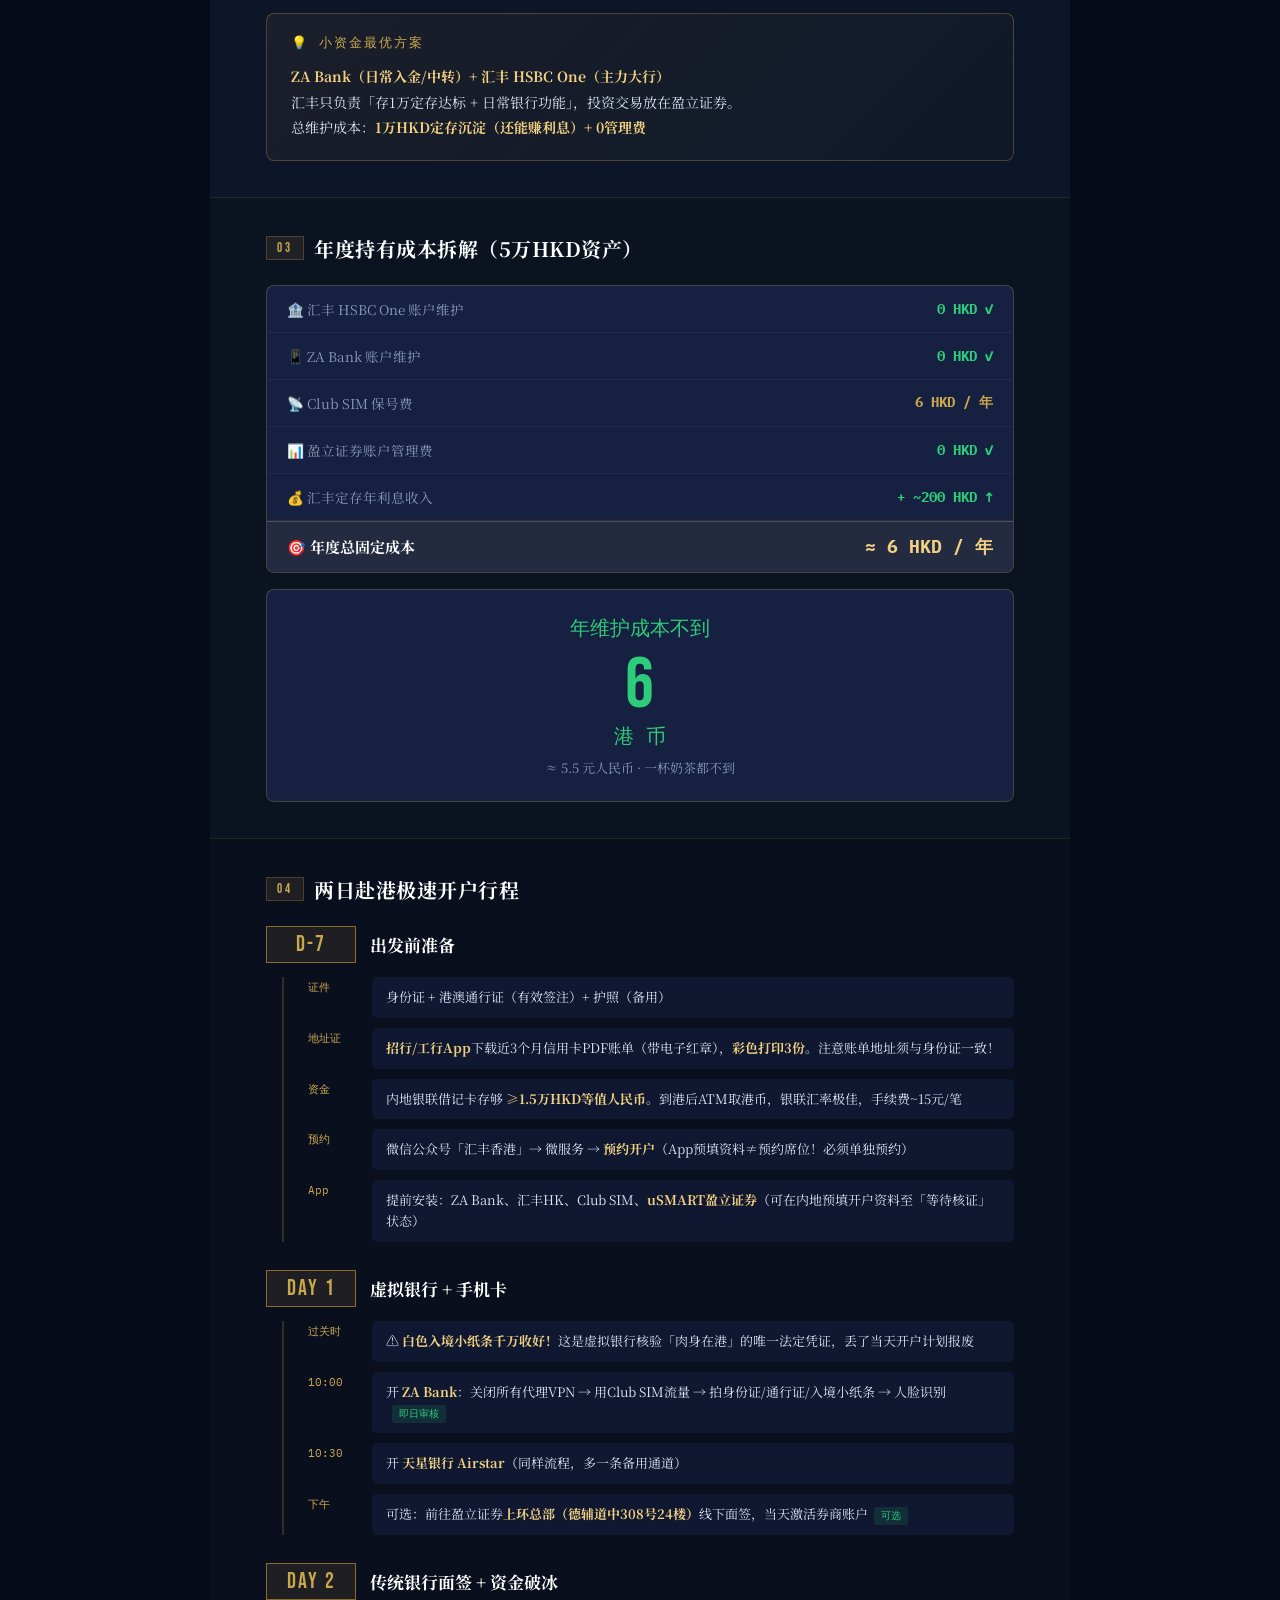
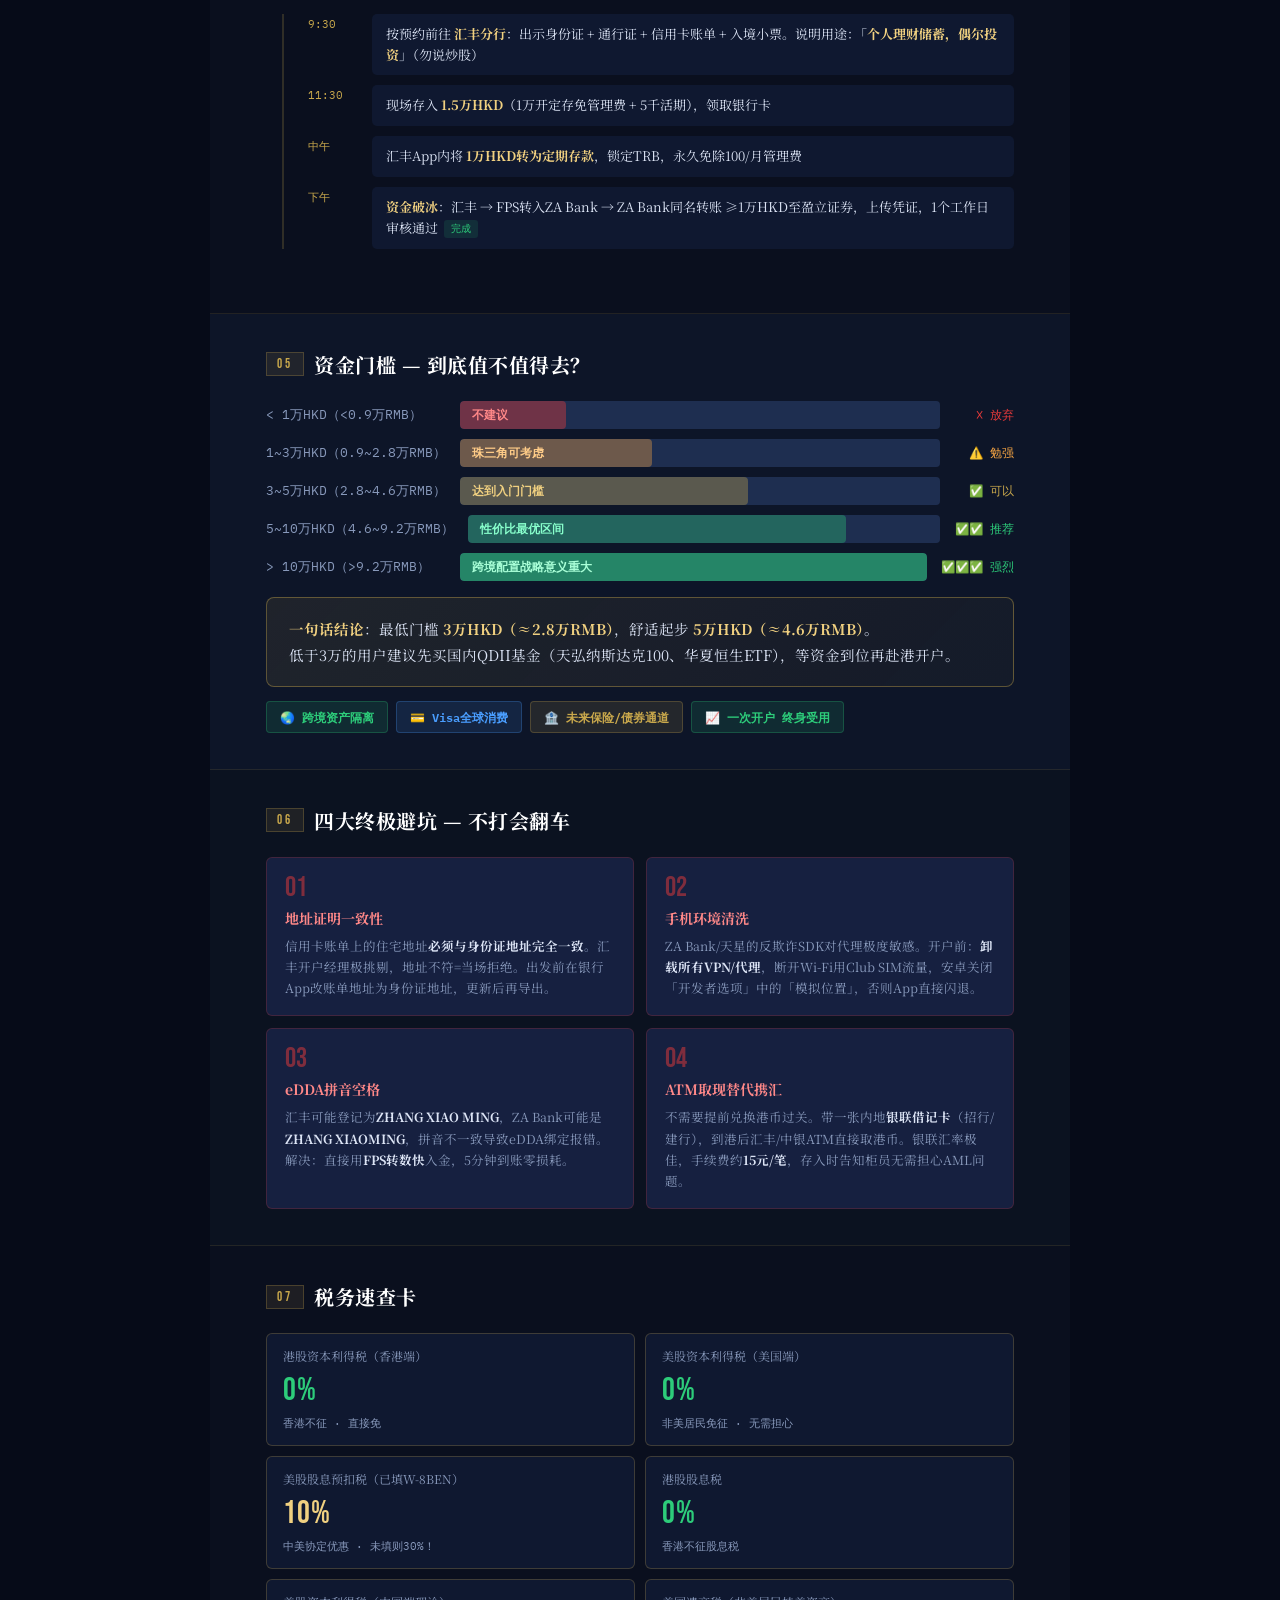
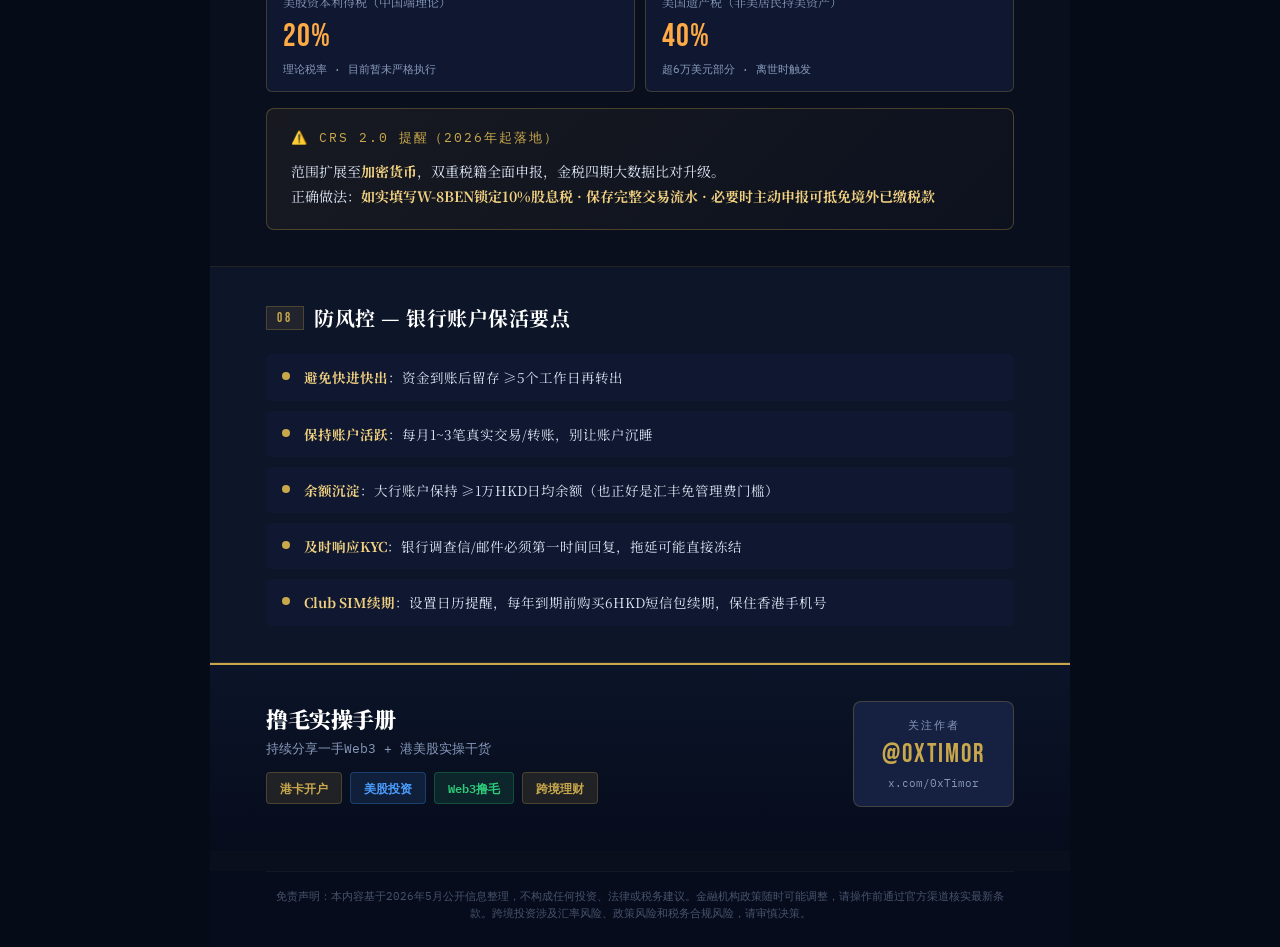
<file: 港卡一图流.html>
<!DOCTYPE html>
<html lang="zh-HK">
<head>
<meta charset="UTF-8">
<meta name="viewport" content="width=device-width, initial-scale=1.0">
<title>🇭🇰 赴港开户实操手册 2026</title>
<link rel="preconnect" href="https://fonts.googleapis.com">
<link href="https://fonts.googleapis.com/css2?family=Noto+Serif+SC:wght@400;600;700;900&family=Bebas+Neue&family=IBM+Plex+Mono:wght@400;600&display=swap" rel="stylesheet">
<style>
  :root {
    --ink: #0a0f1e;
    --gold: #c9a84c;
    --gold-light: #f0d080;
    --gold-dim: #8a6b28;
    --red: #e83a3a;
    --green: #2dcc7a;
    --blue: #4a9eff;
    --surface: #0f1830;
    --surface2: #162040;
    --surface3: #1e2e50;
    --border: rgba(201, 168, 76, 0.25);
    --text: #dce4f5;
    --text-dim: #8899bb;
    --width: 860px;
  }

  * { margin: 0; padding: 0; box-sizing: border-box; }

  body {
    background: #060b18;
    font-family: 'Noto Serif SC', serif;
    color: var(--text);
    display: flex;
    justify-content: center;
    padding: 0;
  }

  .card {
    width: var(--width);
    background: var(--ink);
    position: relative;
    overflow: hidden;
  }

  /* ─── HEADER ─── */
  .header {
    background: linear-gradient(160deg, #0a1525 0%, #0c1e3a 40%, #091630 100%);
    padding: 52px 56px 44px;
    position: relative;
    border-bottom: 2px solid var(--gold);
    overflow: hidden;
  }

  .header::before {
    content: '香港';
    position: absolute;
    right: -10px;
    top: -20px;
    font-size: 260px;
    font-weight: 900;
    color: rgba(201,168,76,0.04);
    line-height: 1;
    letter-spacing: -10px;
  }

  .header-tag {
    display: inline-flex;
    align-items: center;
    gap: 8px;
    background: rgba(201,168,76,0.12);
    border: 1px solid var(--gold-dim);
    color: var(--gold);
    font-family: 'IBM Plex Mono', monospace;
    font-size: 11px;
    padding: 5px 14px;
    letter-spacing: 2px;
    text-transform: uppercase;
    margin-bottom: 20px;
  }

  .header-flag { font-size: 14px; }

  .header h1 {
    font-size: 42px;
    font-weight: 900;
    line-height: 1.15;
    color: #fff;
    letter-spacing: -0.5px;
    margin-bottom: 8px;
  }

  .header h1 span {
    color: var(--gold);
  }

  .header-sub {
    font-size: 14px;
    color: var(--text-dim);
    margin-top: 12px;
    font-family: 'IBM Plex Mono', monospace;
    letter-spacing: 0.5px;
  }

  .warning-banner {
    margin-top: 28px;
    background: rgba(232,58,58,0.10);
    border-left: 3px solid var(--red);
    border-radius: 0 6px 6px 0;
    padding: 14px 20px;
    display: flex;
    gap: 12px;
    align-items: flex-start;
  }

  .warning-icon {
    font-size: 18px;
    flex-shrink: 0;
    margin-top: 1px;
  }

  .warning-text {
    font-size: 13.5px;
    line-height: 1.7;
    color: #ffb3b3;
  }

  .warning-text strong {
    color: #ff6666;
    font-weight: 700;
  }

  /* ─── SECTION ─── */
  .section {
    padding: 36px 56px;
    border-bottom: 1px solid rgba(201,168,76,0.12);
  }

  .section-label {
    display: flex;
    align-items: center;
    gap: 10px;
    margin-bottom: 22px;
  }

  .section-num {
    font-family: 'Bebas Neue', sans-serif;
    font-size: 13px;
    color: var(--gold);
    letter-spacing: 3px;
    background: rgba(201,168,76,0.1);
    border: 1px solid var(--border);
    padding: 3px 10px;
  }

  .section-title {
    font-size: 20px;
    font-weight: 700;
    color: #fff;
    letter-spacing: 0.5px;
  }

  /* ─── QUICK ANSWER GRID ─── */
  .qa-grid {
    display: grid;
    grid-template-columns: 1fr 1fr;
    gap: 12px;
  }

  .qa-item {
    background: var(--surface);
    border: 1px solid var(--border);
    border-radius: 6px;
    padding: 16px 18px;
  }

  .qa-q {
    font-size: 11.5px;
    color: var(--gold);
    font-family: 'IBM Plex Mono', monospace;
    letter-spacing: 0.5px;
    margin-bottom: 8px;
    display: flex;
    align-items: center;
    gap: 6px;
  }

  .qa-a {
    font-size: 14px;
    line-height: 1.65;
    color: var(--text);
    font-weight: 600;
  }

  .qa-a .hi { color: var(--gold-light); }
  .qa-a .ok { color: var(--green); }
  .qa-a .warn { color: #ffaa44; }

  .qa-item.full { grid-column: 1 / -1; }

  /* ─── BROKER STATUS ─── */
  .broker-grid {
    display: grid;
    grid-template-columns: 1fr 1fr;
    gap: 10px;
  }

  .broker-card {
    border-radius: 6px;
    padding: 14px 16px;
    display: flex;
    align-items: center;
    gap: 12px;
    border: 1px solid;
  }

  .broker-card.open {
    background: rgba(45,204,122,0.07);
    border-color: rgba(45,204,122,0.3);
  }

  .broker-card.closed {
    background: rgba(232,58,58,0.06);
    border-color: rgba(232,58,58,0.2);
  }

  .broker-icon {
    font-size: 20px;
    flex-shrink: 0;
  }

  .broker-name {
    font-size: 14px;
    font-weight: 700;
    color: #fff;
    margin-bottom: 3px;
  }

  .broker-status {
    font-size: 11.5px;
    font-family: 'IBM Plex Mono', monospace;
  }

  .open .broker-status { color: var(--green); }
  .closed .broker-status { color: var(--red); }

  /* ─── BANK RECOMMEND ─── */
  .bank-row {
    display: grid;
    grid-template-columns: 1fr 1fr;
    gap: 16px;
  }

  .bank-card {
    background: var(--surface);
    border: 1px solid var(--border);
    border-radius: 8px;
    overflow: hidden;
  }

  .bank-head {
    padding: 14px 18px 12px;
    border-bottom: 1px solid var(--border);
    display: flex;
    align-items: center;
    gap: 10px;
  }

  .bank-emoji { font-size: 22px; }

  .bank-title {
    font-size: 16px;
    font-weight: 700;
    color: #fff;
  }

  .bank-badge {
    margin-left: auto;
    font-size: 10px;
    font-family: 'IBM Plex Mono', monospace;
    background: rgba(201,168,76,0.15);
    color: var(--gold);
    padding: 3px 8px;
    border-radius: 3px;
    letter-spacing: 1px;
  }

  .bank-body {
    padding: 14px 18px;
  }

  .bank-row-item {
    display: flex;
    justify-content: space-between;
    align-items: center;
    padding: 6px 0;
    border-bottom: 1px solid rgba(255,255,255,0.05);
    font-size: 12.5px;
  }

  .bank-row-item:last-child { border-bottom: none; }

  .bank-row-label { color: var(--text-dim); }
  .bank-row-val { color: var(--text); font-weight: 600; text-align: right; }
  .bank-row-val.green { color: var(--green); }

  /* ─── STRATEGY ─── */
  .strategy-box {
    background: linear-gradient(135deg, rgba(201,168,76,0.07), rgba(201,168,76,0.02));
    border: 1px solid rgba(201,168,76,0.3);
    border-radius: 8px;
    padding: 20px 24px;
    margin-top: 16px;
  }

  .strategy-title {
    font-size: 13px;
    color: var(--gold);
    font-family: 'IBM Plex Mono', monospace;
    letter-spacing: 2px;
    margin-bottom: 12px;
  }

  .strategy-text {
    font-size: 14px;
    line-height: 1.8;
    color: var(--text);
  }

  .strategy-text strong { color: var(--gold-light); }

  /* ─── COST BREAKDOWN ─── */
  .cost-box {
    background: var(--surface2);
    border-radius: 8px;
    overflow: hidden;
    border: 1px solid var(--border);
  }

  .cost-row {
    display: flex;
    justify-content: space-between;
    align-items: center;
    padding: 13px 20px;
    border-bottom: 1px solid rgba(255,255,255,0.05);
    font-size: 13.5px;
  }

  .cost-row:last-child { border-bottom: none; }
  .cost-label { color: var(--text-dim); }
  .cost-val { font-weight: 700; color: var(--text); font-family: 'IBM Plex Mono', monospace; }
  .cost-val.zero { color: var(--green); }
  .cost-row.total {
    background: rgba(201,168,76,0.08);
    border-top: 1px solid rgba(201,168,76,0.3);
  }
  .cost-row.total .cost-label { color: #fff; font-weight: 700; font-size: 15px; }
  .cost-row.total .cost-val { color: var(--gold-light); font-size: 18px; }

  /* ─── TIMELINE ─── */
  .timeline {
    position: relative;
  }

  .tl-day {
    margin-bottom: 28px;
    position: relative;
  }

  .tl-day-header {
    display: flex;
    align-items: center;
    gap: 14px;
    margin-bottom: 14px;
  }

  .tl-day-badge {
    font-family: 'Bebas Neue', sans-serif;
    font-size: 22px;
    letter-spacing: 2px;
    color: var(--gold);
    background: rgba(201,168,76,0.1);
    border: 1px solid var(--gold-dim);
    padding: 4px 16px;
    min-width: 90px;
    text-align: center;
  }

  .tl-day-title {
    font-size: 17px;
    font-weight: 700;
    color: #fff;
  }

  .tl-steps {
    margin-left: 16px;
    border-left: 2px solid rgba(201,168,76,0.2);
    padding-left: 24px;
    display: flex;
    flex-direction: column;
    gap: 10px;
  }

  .tl-step {
    display: flex;
    align-items: flex-start;
    gap: 12px;
  }

  .tl-time {
    font-family: 'IBM Plex Mono', monospace;
    font-size: 11px;
    color: var(--gold);
    min-width: 52px;
    padding-top: 3px;
    flex-shrink: 0;
  }

  .tl-content {
    background: var(--surface);
    border-radius: 5px;
    padding: 10px 14px;
    font-size: 13px;
    line-height: 1.6;
    flex: 1;
  }

  .tl-content strong { color: var(--gold-light); }
  .tl-content .tag {
    display: inline-block;
    background: rgba(45,204,122,0.12);
    color: var(--green);
    font-size: 10px;
    padding: 1px 7px;
    border-radius: 3px;
    margin-left: 6px;
    vertical-align: middle;
    font-family: 'IBM Plex Mono', monospace;
  }

  /* ─── FUND THRESHOLD ─── */
  .fund-bars {
    display: flex;
    flex-direction: column;
    gap: 10px;
  }

  .fund-bar {
    display: flex;
    align-items: center;
    gap: 14px;
  }

  .fund-bar-label {
    font-size: 12.5px;
    color: var(--text-dim);
    min-width: 180px;
    font-family: 'IBM Plex Mono', monospace;
    flex-shrink: 0;
  }

  .fund-bar-track {
    flex: 1;
    height: 28px;
    background: var(--surface3);
    border-radius: 4px;
    overflow: hidden;
    position: relative;
  }

  .fund-bar-fill {
    height: 100%;
    border-radius: 4px;
    display: flex;
    align-items: center;
    padding: 0 12px;
    font-size: 11.5px;
    font-weight: 700;
    font-family: 'IBM Plex Mono', monospace;
    transition: width 0.3s;
  }

  .fund-bar-fill.no { background: rgba(232,58,58,0.4); color: #ff8888; width: 22%; }
  .fund-bar-fill.maybe { background: rgba(255,170,68,0.35); color: #ffcc88; width: 40%; }
  .fund-bar-fill.ok { background: rgba(201,168,76,0.35); color: var(--gold-light); width: 60%; }
  .fund-bar-fill.good { background: rgba(45,204,122,0.35); color: #88ffcc; width: 80%; }
  .fund-bar-fill.great { background: rgba(45,204,122,0.55); color: #aaffd8; width: 100%; }

  .fund-verdict {
    font-size: 11.5px;
    min-width: 60px;
    text-align: right;
    font-family: 'IBM Plex Mono', monospace;
    flex-shrink: 0;
  }

  /* ─── PITFALLS ─── */
  .pitfall-grid {
    display: grid;
    grid-template-columns: 1fr 1fr;
    gap: 12px;
  }

  .pitfall-card {
    background: var(--surface2);
    border: 1px solid rgba(232,58,58,0.2);
    border-radius: 6px;
    padding: 16px 18px;
  }

  .pitfall-num {
    font-family: 'Bebas Neue', sans-serif;
    font-size: 28px;
    color: rgba(232,58,58,0.5);
    line-height: 1;
    margin-bottom: 6px;
  }

  .pitfall-title {
    font-size: 14px;
    font-weight: 700;
    color: #ff8888;
    margin-bottom: 8px;
  }

  .pitfall-body {
    font-size: 12.5px;
    line-height: 1.7;
    color: var(--text-dim);
  }

  .pitfall-body strong { color: var(--text); }

  /* ─── TAX ─── */
  .tax-row-grid {
    display: grid;
    grid-template-columns: 1fr 1fr;
    gap: 10px;
  }

  .tax-item {
    background: var(--surface);
    border: 1px solid var(--border);
    border-radius: 6px;
    padding: 14px 16px;
    display: flex;
    flex-direction: column;
    gap: 6px;
  }

  .tax-label {
    font-size: 12px;
    color: var(--text-dim);
    line-height: 1.4;
  }

  .tax-rate {
    font-family: 'Bebas Neue', sans-serif;
    font-size: 32px;
    letter-spacing: 1px;
  }

  .tax-rate.zero { color: var(--green); }
  .tax-rate.low { color: var(--gold-light); }
  .tax-rate.mid { color: #ffaa44; }

  .tax-note {
    font-size: 11px;
    color: var(--text-dim);
    font-family: 'IBM Plex Mono', monospace;
  }

  /* ─── RISK CONTROL ─── */
  .risk-list {
    display: flex;
    flex-direction: column;
    gap: 10px;
  }

  .risk-item {
    display: flex;
    gap: 14px;
    align-items: flex-start;
    background: var(--surface);
    border-radius: 5px;
    padding: 12px 16px;
  }

  .risk-dot {
    width: 8px;
    height: 8px;
    border-radius: 50%;
    background: var(--gold);
    flex-shrink: 0;
    margin-top: 6px;
  }

  .risk-content {
    font-size: 13.5px;
    line-height: 1.65;
    color: var(--text);
  }

  .risk-content strong { color: var(--gold-light); }

  /* ─── DIVIDER ─── */
  .divider {
    height: 1px;
    background: linear-gradient(90deg, transparent, rgba(201,168,76,0.3), transparent);
    margin: 4px 0;
  }

  /* ─── FOOTER ─── */
  .footer {
    background: linear-gradient(180deg, #0b1428 0%, #060c1c 100%);
    padding: 36px 56px 44px;
    border-top: 2px solid var(--gold);
    display: flex;
    align-items: center;
    justify-content: space-between;
    gap: 20px;
  }

  .footer-author {
    display: flex;
    flex-direction: column;
    gap: 6px;
  }

  .footer-handle {
    font-size: 22px;
    font-weight: 900;
    color: #fff;
    letter-spacing: -0.5px;
  }

  .footer-handle span { color: var(--gold); }

  .footer-desc {
    font-size: 13px;
    color: var(--text-dim);
    font-family: 'IBM Plex Mono', monospace;
  }

  .footer-x {
    background: var(--surface2);
    border: 1.5px solid var(--border);
    border-radius: 8px;
    padding: 16px 28px;
    text-align: center;
  }

  .footer-x-label {
    font-size: 11px;
    color: var(--text-dim);
    font-family: 'IBM Plex Mono', monospace;
    letter-spacing: 2px;
    text-transform: uppercase;
    margin-bottom: 6px;
  }

  .footer-x-handle {
    font-family: 'Bebas Neue', sans-serif;
    font-size: 26px;
    color: var(--gold);
    letter-spacing: 2px;
  }

  .footer-disclaimer {
    margin-top: 20px;
    font-size: 10.5px;
    color: rgba(136,153,187,0.5);
    font-family: 'IBM Plex Mono', monospace;
    line-height: 1.7;
    border-top: 1px solid rgba(255,255,255,0.05);
    padding-top: 16px;
    text-align: center;
  }

  /* ─── HIGHLIGHT BOX ─── */
  .highlight {
    background: linear-gradient(135deg, rgba(201,168,76,0.1), rgba(201,168,76,0.04));
    border: 1.5px solid rgba(201,168,76,0.4);
    border-radius: 8px;
    padding: 18px 22px;
    margin-top: 16px;
    font-size: 14.5px;
    line-height: 1.8;
    color: var(--text);
  }

  .highlight strong { color: var(--gold-light); font-weight: 700; }

  /* ─── CHIP ROW ─── */
  .chip-row {
    display: flex;
    flex-wrap: wrap;
    gap: 8px;
    margin-top: 14px;
  }

  .chip {
    font-size: 12px;
    padding: 5px 13px;
    border-radius: 4px;
    font-family: 'IBM Plex Mono', monospace;
    font-weight: 600;
  }

  .chip.green { background: rgba(45,204,122,0.12); color: var(--green); border: 1px solid rgba(45,204,122,0.25); }
  .chip.gold { background: rgba(201,168,76,0.12); color: var(--gold); border: 1px solid rgba(201,168,76,0.25); }
  .chip.blue { background: rgba(74,158,255,0.12); color: var(--blue); border: 1px solid rgba(74,158,255,0.25); }
  .chip.red { background: rgba(232,58,58,0.12); color: #ff8888; border: 1px solid rgba(232,58,58,0.25); }

  /* ─── STAR RATING ─── */
  .star { color: var(--gold); font-size: 12px; }
  .star-dim { color: var(--surface3); font-size: 12px; }

  /* ─── SECTION BG VARIANTS ─── */
  .section.dark { background: #0b1220; }
  .section.mid { background: #0d1528; }

  .money-highlight {
    text-align: center;
    padding: 24px;
    background: var(--surface2);
    border-radius: 8px;
    border: 1px solid var(--border);
    margin-top: 16px;
  }

  .money-big {
    font-family: 'Bebas Neue', sans-serif;
    font-size: 72px;
    color: var(--green);
    line-height: 1;
    letter-spacing: 2px;
  }

  .money-unit {
    font-size: 20px;
    color: var(--green);
    font-family: 'IBM Plex Mono', monospace;
    margin-bottom: 8px;
  }

  .money-desc {
    font-size: 13px;
    color: var(--text-dim);
  }

</style>
</head>
<body>
<div class="card">

  <!-- ═══ HEADER ═══ -->
  <div class="header">
    <div class="header-tag">
      <span class="header-flag">🇭🇰</span>
      2026 深度调研报告
    </div>
    <h1>大陆小资金新手<br>赴港开户 + 美港股投资<br><span>极致性价比攻略</span></h1>
    <div class="header-sub">调研时间：2026年5月 ｜ 适用：大陆居民（身份证+港澳通行证）｜ 核心：低门槛·零管理费</div>
    <div class="warning-banner">
      <div class="warning-icon">🚨</div>
      <div class="warning-text">
        <strong>2026年政策剧变预警</strong>：富途、老虎、长桥已<strong>全面停止</strong>接受仅持大陆身份证新用户开户。
        目前<strong>仅盈立证券（uSMART）和复星证券（星财富）</strong>仍接受大陆身份证线上开户。
      </div>
    </div>
  </div>

  <!-- ═══ SECTION 1: 30秒速读 ═══ -->
  <div class="section dark">
    <div class="section-label">
      <div class="section-num">⚡ 30秒速读</div>
      <div class="section-title">核心问题一眼看懂</div>
    </div>
    <div class="qa-grid">
      <div class="qa-item">
        <div class="qa-q">🏦 去港开什么银行？</div>
        <div class="qa-a">
          <span class="ok">① ZA Bank</span> — 虚拟银行，App秒开，<span class="hi">零门槛零管理费</span><br>
          <span class="ok">② 汇丰 HSBC One</span> — 存1万HKD定期免管理费
        </div>
      </div>
      <div class="qa-item">
        <div class="qa-q">📈 用什么券商？</div>
        <div class="qa-a">
          <span class="hi">盈立证券 uSMART</span><br>
          大陆身份证可开 · 美股免佣<br>
          港股平台费仅 <span class="ok">12 HKD/笔</span>
        </div>
      </div>
      <div class="qa-item">
        <div class="qa-q">💰 要带多少钱？</div>
        <div class="qa-a">最低 <span class="hi">≥ 1.5万港币</span><br>汇丰定存1万 + 零花5千</div>
      </div>
      <div class="qa-item">
        <div class="qa-q">📄 要准备什么材料？</div>
        <div class="qa-a">
          身份证 + 港澳通行证<br>
          <span class="warn">信用卡PDF账单（带红章，彩色打印2~3份）</span>
        </div>
      </div>
      <div class="qa-item">
        <div class="qa-q">💵 年维护成本多少？</div>
        <div class="qa-a">
          <span class="ok">≈ 6港币 / 年</span><br>
          <span style="color:var(--text-dim);font-size:12px;">仅Club SIM手机卡保号费</span>
        </div>
      </div>
      <div class="qa-item">
        <div class="qa-q">🗓️ 多少钱值得去？</div>
        <div class="qa-a">
          最低 <span class="hi">3万HKD</span>（≈2.8万RMB）<br>
          舒适起步 <span class="ok">5万HKD</span>（≈4.6万RMB）
        </div>
      </div>
    </div>
  </div>

  <!-- ═══ SECTION 2: 券商现状 ═══ -->
  <div class="section">
    <div class="section-label">
      <div class="section-num">01</div>
      <div class="section-title">2026年大陆居民券商开户现状</div>
    </div>
    <div class="broker-grid">
      <div class="broker-card open">
        <div class="broker-icon">✅</div>
        <div>
          <div class="broker-name">盈立证券 uSMART</div>
          <div class="broker-status">大陆身份证 · 可线上开户 · 推荐首选</div>
        </div>
      </div>
      <div class="broker-card open">
        <div class="broker-icon">✅</div>
        <div>
          <div class="broker-name">复星证券（星财富）</div>
          <div class="broker-status">大陆身份证 · 需专属链接 · 备用推荐</div>
        </div>
      </div>
      <div class="broker-card closed">
        <div class="broker-icon">❌</div>
        <div>
          <div class="broker-name">富途证券</div>
          <div class="broker-status">已关闭大陆身份证开户</div>
        </div>
      </div>
      <div class="broker-card closed">
        <div class="broker-icon">❌</div>
        <div>
          <div class="broker-name">老虎证券</div>
          <div class="broker-status">已关闭（2025.9起）</div>
        </div>
      </div>
      <div class="broker-card closed">
        <div class="broker-icon">❌</div>
        <div>
          <div class="broker-name">长桥证券</div>
          <div class="broker-status">已关闭（2025下半年起）</div>
        </div>
      </div>
      <div class="broker-card closed">
        <div class="broker-icon">⚠️</div>
        <div>
          <div class="broker-name">盈透证券 IBKR</div>
          <div class="broker-status">极难 · 需境外居住证明</div>
        </div>
      </div>
    </div>
  </div>

  <!-- ═══ SECTION 3: 银行推荐 ═══ -->
  <div class="section mid">
    <div class="section-label">
      <div class="section-num">02</div>
      <div class="section-title">小资金最优银行组合</div>
    </div>
    <div class="bank-row">
      <div class="bank-card">
        <div class="bank-head">
          <div class="bank-emoji">📱</div>
          <div>
            <div class="bank-title">ZA Bank 众安</div>
            <div style="font-size:11px;color:var(--text-dim);">虚拟银行 · 首选</div>
          </div>
          <div class="bank-badge">零门槛</div>
        </div>
        <div class="bank-body">
          <div class="bank-row-item">
            <span class="bank-row-label">管理费</span>
            <span class="bank-row-val green">永久免费 ✓</span>
          </div>
          <div class="bank-row-item">
            <span class="bank-row-label">开户方式</span>
            <span class="bank-row-val">App全线上（须在港）</span>
          </div>
          <div class="bank-row-item">
            <span class="bank-row-label">地址证明</span>
            <span class="bank-row-val green">不需要 ✓</span>
          </div>
          <div class="bank-row-item">
            <span class="bank-row-label">入金到账</span>
            <span class="bank-row-val green">FPS 5分钟到账</span>
          </div>
          <div class="bank-row-item">
            <span class="bank-row-label">券商兼容</span>
            <span class="bank-row-val">盈立/富途/长桥均支持</span>
          </div>
        </div>
      </div>
      <div class="bank-card">
        <div class="bank-head">
          <div class="bank-emoji">🏦</div>
          <div>
            <div class="bank-title">汇丰 HSBC One</div>
            <div style="font-size:11px;color:var(--text-dim);">传统大行 · 品牌首选</div>
          </div>
          <div class="bank-badge">存1万免费</div>
        </div>
        <div class="bank-body">
          <div class="bank-row-item">
            <span class="bank-row-label">管理费豁免</span>
            <span class="bank-row-val">TRB ≥ 1万HKD 免100/月</span>
          </div>
          <div class="bank-row-item">
            <span class="bank-row-label">最优策略</span>
            <span class="bank-row-val green">港币定存1万HKD ★</span>
          </div>
          <div class="bank-row-item">
            <span class="bank-row-label">定存年收益</span>
            <span class="bank-row-val green">~200 HKD 利息</span>
          </div>
          <div class="bank-row-item">
            <span class="bank-row-label">年持有成本</span>
            <span class="bank-row-val green">0 HKD ✓</span>
          </div>
          <div class="bank-row-item">
            <span class="bank-row-label">全球认可度</span>
            <span class="bank-row-val"><span class="star">★★★★★</span></span>
          </div>
        </div>
      </div>
    </div>
    <div class="strategy-box">
      <div class="strategy-title">💡 小资金最优方案</div>
      <div class="strategy-text">
        <strong>ZA Bank（日常入金/中转）+ 汇丰 HSBC One（主力大行）</strong><br>
        汇丰只负责「存1万定存达标 + 日常银行功能」，投资交易放在盈立证券。<br>
        总维护成本：<strong>1万HKD定存沉淀（还能赚利息）+ 0管理费</strong>
      </div>
    </div>
  </div>

  <!-- ═══ SECTION 4: 年度成本 ═══ -->
  <div class="section dark">
    <div class="section-label">
      <div class="section-num">03</div>
      <div class="section-title">年度持有成本拆解（5万HKD资产）</div>
    </div>
    <div class="cost-box">
      <div class="cost-row">
        <span class="cost-label">🏦 汇丰 HSBC One 账户维护</span>
        <span class="cost-val zero">0 HKD ✓</span>
      </div>
      <div class="cost-row">
        <span class="cost-label">📱 ZA Bank 账户维护</span>
        <span class="cost-val zero">0 HKD ✓</span>
      </div>
      <div class="cost-row">
        <span class="cost-label">📡 Club SIM 保号费</span>
        <span class="cost-val" style="color:var(--gold)">6 HKD / 年</span>
      </div>
      <div class="cost-row">
        <span class="cost-label">📊 盈立证券账户管理费</span>
        <span class="cost-val zero">0 HKD ✓</span>
      </div>
      <div class="cost-row">
        <span class="cost-label">💰 汇丰定存年利息收入</span>
        <span class="cost-val zero">+ ~200 HKD ↑</span>
      </div>
      <div class="cost-row total">
        <span class="cost-label">🎯 年度总固定成本</span>
        <span class="cost-val">≈ 6 HKD / 年</span>
      </div>
    </div>
    <div class="money-highlight">
      <div class="money-unit">年维护成本不到</div>
      <div class="money-big">6</div>
      <div class="money-unit">港 币</div>
      <div class="money-desc">≈ 5.5 元人民币 · 一杯奶茶都不到</div>
    </div>
  </div>

  <!-- ═══ SECTION 5: 两日行程 ═══ -->
  <div class="section">
    <div class="section-label">
      <div class="section-num">04</div>
      <div class="section-title">两日赴港极速开户行程</div>
    </div>
    <div class="timeline">
      <!-- 出发前 -->
      <div class="tl-day">
        <div class="tl-day-header">
          <div class="tl-day-badge">D-7</div>
          <div class="tl-day-title">出发前准备</div>
        </div>
        <div class="tl-steps">
          <div class="tl-step">
            <div class="tl-time">证件</div>
            <div class="tl-content">身份证 + 港澳通行证（有效签注）+ 护照（备用）</div>
          </div>
          <div class="tl-step">
            <div class="tl-time">地址证</div>
            <div class="tl-content"><strong>招行/工行App</strong>下载近3个月信用卡PDF账单（带电子红章），<strong>彩色打印3份</strong>。注意账单地址须与身份证一致！</div>
          </div>
          <div class="tl-step">
            <div class="tl-time">资金</div>
            <div class="tl-content">内地银联借记卡存够 <strong>≥1.5万HKD等值人民币</strong>。到港后ATM取港币，银联汇率极佳，手续费~15元/笔</div>
          </div>
          <div class="tl-step">
            <div class="tl-time">预约</div>
            <div class="tl-content">微信公众号「汇丰香港」→ 微服务 → <strong>预约开户</strong>（App预填资料≠预约席位！必须单独预约）</div>
          </div>
          <div class="tl-step">
            <div class="tl-time">App</div>
            <div class="tl-content">提前安装：ZA Bank、汇丰HK、Club SIM、<strong>uSMART盈立证券</strong>（可在内地预填开户资料至「等待核证」状态）</div>
          </div>
        </div>
      </div>

      <!-- Day 1 -->
      <div class="tl-day">
        <div class="tl-day-header">
          <div class="tl-day-badge">DAY 1</div>
          <div class="tl-day-title">虚拟银行 + 手机卡</div>
        </div>
        <div class="tl-steps">
          <div class="tl-step">
            <div class="tl-time">过关时</div>
            <div class="tl-content">⚠️ <strong>白色入境小纸条千万收好！</strong>这是虚拟银行核验「肉身在港」的唯一法定凭证，丢了当天开户计划报废</div>
          </div>
          <div class="tl-step">
            <div class="tl-time">10:00</div>
            <div class="tl-content">开 <strong>ZA Bank</strong>：关闭所有代理VPN → 用Club SIM流量 → 拍身份证/通行证/入境小纸条 → 人脸识别<span class="tag">即日审核</span></div>
          </div>
          <div class="tl-step">
            <div class="tl-time">10:30</div>
            <div class="tl-content">开 <strong>天星银行 Airstar</strong>（同样流程，多一条备用通道）</div>
          </div>
          <div class="tl-step">
            <div class="tl-time">下午</div>
            <div class="tl-content">可选：前往盈立证券<strong>上环总部（德辅道中308号24楼）</strong>线下面签，当天激活券商账户<span class="tag">可选</span></div>
          </div>
        </div>
      </div>

      <!-- Day 2 -->
      <div class="tl-day">
        <div class="tl-day-header">
          <div class="tl-day-badge">DAY 2</div>
          <div class="tl-day-title">传统银行面签 + 资金破冰</div>
        </div>
        <div class="tl-steps">
          <div class="tl-step">
            <div class="tl-time">9:30</div>
            <div class="tl-content">按预约前往 <strong>汇丰分行</strong>：出示身份证 + 通行证 + 信用卡账单 + 入境小票。说明用途：「<strong>个人理财储蓄，偶尔投资</strong>」（勿说炒股）</div>
          </div>
          <div class="tl-step">
            <div class="tl-time">11:30</div>
            <div class="tl-content">现场存入 <strong>1.5万HKD</strong>（1万开定存免管理费 + 5千活期），领取银行卡</div>
          </div>
          <div class="tl-step">
            <div class="tl-time">中午</div>
            <div class="tl-content">汇丰App内将 <strong>1万HKD转为定期存款</strong>，锁定TRB，永久免除100/月管理费</div>
          </div>
          <div class="tl-step">
            <div class="tl-time">下午</div>
            <div class="tl-content"><strong>资金破冰</strong>：汇丰 → FPS转入ZA Bank → ZA Bank同名转账 ≥1万HKD至盈立证券，上传凭证，1个工作日审核通过<span class="tag">完成</span></div>
          </div>
        </div>
      </div>
    </div>
  </div>

  <!-- ═══ SECTION 6: 资金门槛 ═══ -->
  <div class="section mid">
    <div class="section-label">
      <div class="section-num">05</div>
      <div class="section-title">资金门槛 — 到底值不值得去？</div>
    </div>
    <div class="fund-bars">
      <div class="fund-bar">
        <div class="fund-bar-label">&lt; 1万HKD（&lt;0.9万RMB）</div>
        <div class="fund-bar-track">
          <div class="fund-bar-fill no">不建议</div>
        </div>
        <div class="fund-verdict" style="color:var(--red)">❌ 放弃</div>
      </div>
      <div class="fund-bar">
        <div class="fund-bar-label">1~3万HKD（0.9~2.8万RMB）</div>
        <div class="fund-bar-track">
          <div class="fund-bar-fill maybe">珠三角可考虑</div>
        </div>
        <div class="fund-verdict" style="color:#ffaa44">⚠️ 勉强</div>
      </div>
      <div class="fund-bar">
        <div class="fund-bar-label">3~5万HKD（2.8~4.6万RMB）</div>
        <div class="fund-bar-track">
          <div class="fund-bar-fill ok">达到入门门槛</div>
        </div>
        <div class="fund-verdict" style="color:var(--gold)">✅ 可以</div>
      </div>
      <div class="fund-bar">
        <div class="fund-bar-label">5~10万HKD（4.6~9.2万RMB）</div>
        <div class="fund-bar-track">
          <div class="fund-bar-fill good">性价比最优区间</div>
        </div>
        <div class="fund-verdict" style="color:var(--green)">✅✅ 推荐</div>
      </div>
      <div class="fund-bar">
        <div class="fund-bar-label">&gt; 10万HKD（&gt;9.2万RMB）</div>
        <div class="fund-bar-track">
          <div class="fund-bar-fill great">跨境配置战略意义重大</div>
        </div>
        <div class="fund-verdict" style="color:var(--green)">✅✅✅ 强烈</div>
      </div>
    </div>
    <div class="highlight">
      <strong>一句话结论</strong>：最低门槛 <strong>3万HKD（≈2.8万RMB）</strong>，舒适起步 <strong>5万HKD（≈4.6万RMB）</strong>。<br>
      低于3万的用户建议先买国内QDII基金（天弘纳斯达克100、华夏恒生ETF），等资金到位再赴港开户。
    </div>
    <div class="chip-row">
      <span class="chip green">🌏 跨境资产隔离</span>
      <span class="chip blue">💳 Visa全球消费</span>
      <span class="chip gold">🏦 未来保险/债券通道</span>
      <span class="chip green">📈 一次开户 终身受用</span>
    </div>
  </div>

  <!-- ═══ SECTION 7: 四大避坑 ═══ -->
  <div class="section dark">
    <div class="section-label">
      <div class="section-num">06</div>
      <div class="section-title">四大终极避坑 — 不打会翻车</div>
    </div>
    <div class="pitfall-grid">
      <div class="pitfall-card">
        <div class="pitfall-num">01</div>
        <div class="pitfall-title">地址证明一致性</div>
        <div class="pitfall-body">信用卡账单上的住宅地址<strong>必须与身份证地址完全一致</strong>。汇丰开户经理极挑剔，地址不符=当场拒绝。出发前在银行App改账单地址为身份证地址，更新后再导出。</div>
      </div>
      <div class="pitfall-card">
        <div class="pitfall-num">02</div>
        <div class="pitfall-title">手机环境清洗</div>
        <div class="pitfall-body">ZA Bank/天星的反欺诈SDK对代理极度敏感。开户前：<strong>卸载所有VPN/代理</strong>，断开Wi-Fi用Club SIM流量，安卓关闭「开发者选项」中的「模拟位置」，否则App直接闪退。</div>
      </div>
      <div class="pitfall-card">
        <div class="pitfall-num">03</div>
        <div class="pitfall-title">eDDA拼音空格</div>
        <div class="pitfall-body">汇丰可能登记为<strong>ZHANG XIAO MING</strong>，ZA Bank可能是<strong>ZHANG XIAOMING</strong>，拼音不一致导致eDDA绑定报错。解决：直接用<strong>FPS转数快</strong>入金，5分钟到账零损耗。</div>
      </div>
      <div class="pitfall-card">
        <div class="pitfall-num">04</div>
        <div class="pitfall-title">ATM取现替代携汇</div>
        <div class="pitfall-body">不需要提前兑换港币过关。带一张内地<strong>银联借记卡</strong>（招行/建行），到港后汇丰/中银ATM直接取港币。银联汇率极佳，手续费约<strong>15元/笔</strong>，存入时告知柜员无需担心AML问题。</div>
      </div>
    </div>
  </div>

  <!-- ═══ SECTION 8: 税务速查 ═══ -->
  <div class="section">
    <div class="section-label">
      <div class="section-num">07</div>
      <div class="section-title">税务速查卡</div>
    </div>
    <div class="tax-row-grid">
      <div class="tax-item">
        <div class="tax-label">港股资本利得税（香港端）</div>
        <div class="tax-rate zero">0%</div>
        <div class="tax-note">香港不征 · 直接免</div>
      </div>
      <div class="tax-item">
        <div class="tax-label">美股资本利得税（美国端）</div>
        <div class="tax-rate zero">0%</div>
        <div class="tax-note">非美居民免征 · 无需担心</div>
      </div>
      <div class="tax-item">
        <div class="tax-label">美股股息预扣税（已填W-8BEN）</div>
        <div class="tax-rate low">10%</div>
        <div class="tax-note">中美协定优惠 · 未填则30%！</div>
      </div>
      <div class="tax-item">
        <div class="tax-label">港股股息税</div>
        <div class="tax-rate zero">0%</div>
        <div class="tax-note">香港不征股息税</div>
      </div>
      <div class="tax-item">
        <div class="tax-label">美股资本利得税（中国端理论）</div>
        <div class="tax-rate mid">20%</div>
        <div class="tax-note">理论税率 · 目前暂未严格执行</div>
      </div>
      <div class="tax-item">
        <div class="tax-label">美国遗产税（非美居民持美资产）</div>
        <div class="tax-rate mid">40%</div>
        <div class="tax-note">超6万美元部分 · 离世时触发</div>
      </div>
    </div>
    <div class="strategy-box" style="margin-top:16px;">
      <div class="strategy-title">⚠️ CRS 2.0 提醒（2026年起落地）</div>
      <div class="strategy-text">
        范围扩展至<strong>加密货币</strong>，双重税籍全面申报，金税四期大数据比对升级。<br>
        正确做法：<strong>如实填写W-8BEN锁定10%股息税 · 保存完整交易流水 · 必要时主动申报可抵免境外已缴税款</strong>
      </div>
    </div>
  </div>

  <!-- ═══ SECTION 9: 防风控 ═══ -->
  <div class="section mid">
    <div class="section-label">
      <div class="section-num">08</div>
      <div class="section-title">防风控 — 银行账户保活要点</div>
    </div>
    <div class="risk-list">
      <div class="risk-item">
        <div class="risk-dot"></div>
        <div class="risk-content"><strong>避免快进快出</strong>：资金到账后留存 ≥5个工作日再转出</div>
      </div>
      <div class="risk-item">
        <div class="risk-dot"></div>
        <div class="risk-content"><strong>保持账户活跃</strong>：每月1~3笔真实交易/转账，别让账户沉睡</div>
      </div>
      <div class="risk-item">
        <div class="risk-dot"></div>
        <div class="risk-content"><strong>余额沉淀</strong>：大行账户保持 ≥1万HKD日均余额（也正好是汇丰免管理费门槛）</div>
      </div>
      <div class="risk-item">
        <div class="risk-dot"></div>
        <div class="risk-content"><strong>及时响应KYC</strong>：银行调查信/邮件必须第一时间回复，拖延可能直接冻结</div>
      </div>
      <div class="risk-item">
        <div class="risk-dot"></div>
        <div class="risk-content"><strong>Club SIM续期</strong>：设置日历提醒，每年到期前购买6HKD短信包续期，保住香港手机号</div>
      </div>
    </div>
  </div>

  <!-- ═══ FOOTER ═══ -->
  <div class="footer">
    <div style="flex:1;">
      <div class="footer-author">
        <div class="footer-handle">撸毛实操手册</div>
        <div class="footer-desc">持续分享一手Web3 + 港美股实操干货</div>
      </div>
      <div class="chip-row" style="margin-top:14px;">
        <span class="chip gold">港卡开户</span>
        <span class="chip blue">美股投资</span>
        <span class="chip green">Web3撸毛</span>
        <span class="chip gold">跨境理财</span>
      </div>
    </div>
    <div class="footer-x">
      <div class="footer-x-label">关注作者</div>
      <div class="footer-x-handle">@0xTimor</div>
      <div style="font-size:11px;color:var(--text-dim);margin-top:6px;font-family:'IBM Plex Mono',monospace;">x.com/0xTimor</div>
    </div>
  </div>
  <div style="padding: 0 56px 24px; background:#060c1c;">
    <div class="footer-disclaimer">
      免责声明：本内容基于2026年5月公开信息整理，不构成任何投资、法律或税务建议。金融机构政策随时可能调整，请操作前通过官方渠道核实最新条款。跨境投资涉及汇率风险、政策风险和税务合规风险，请审慎决策。
    </div>
  </div>

</div>
</body>
</html>
</file>
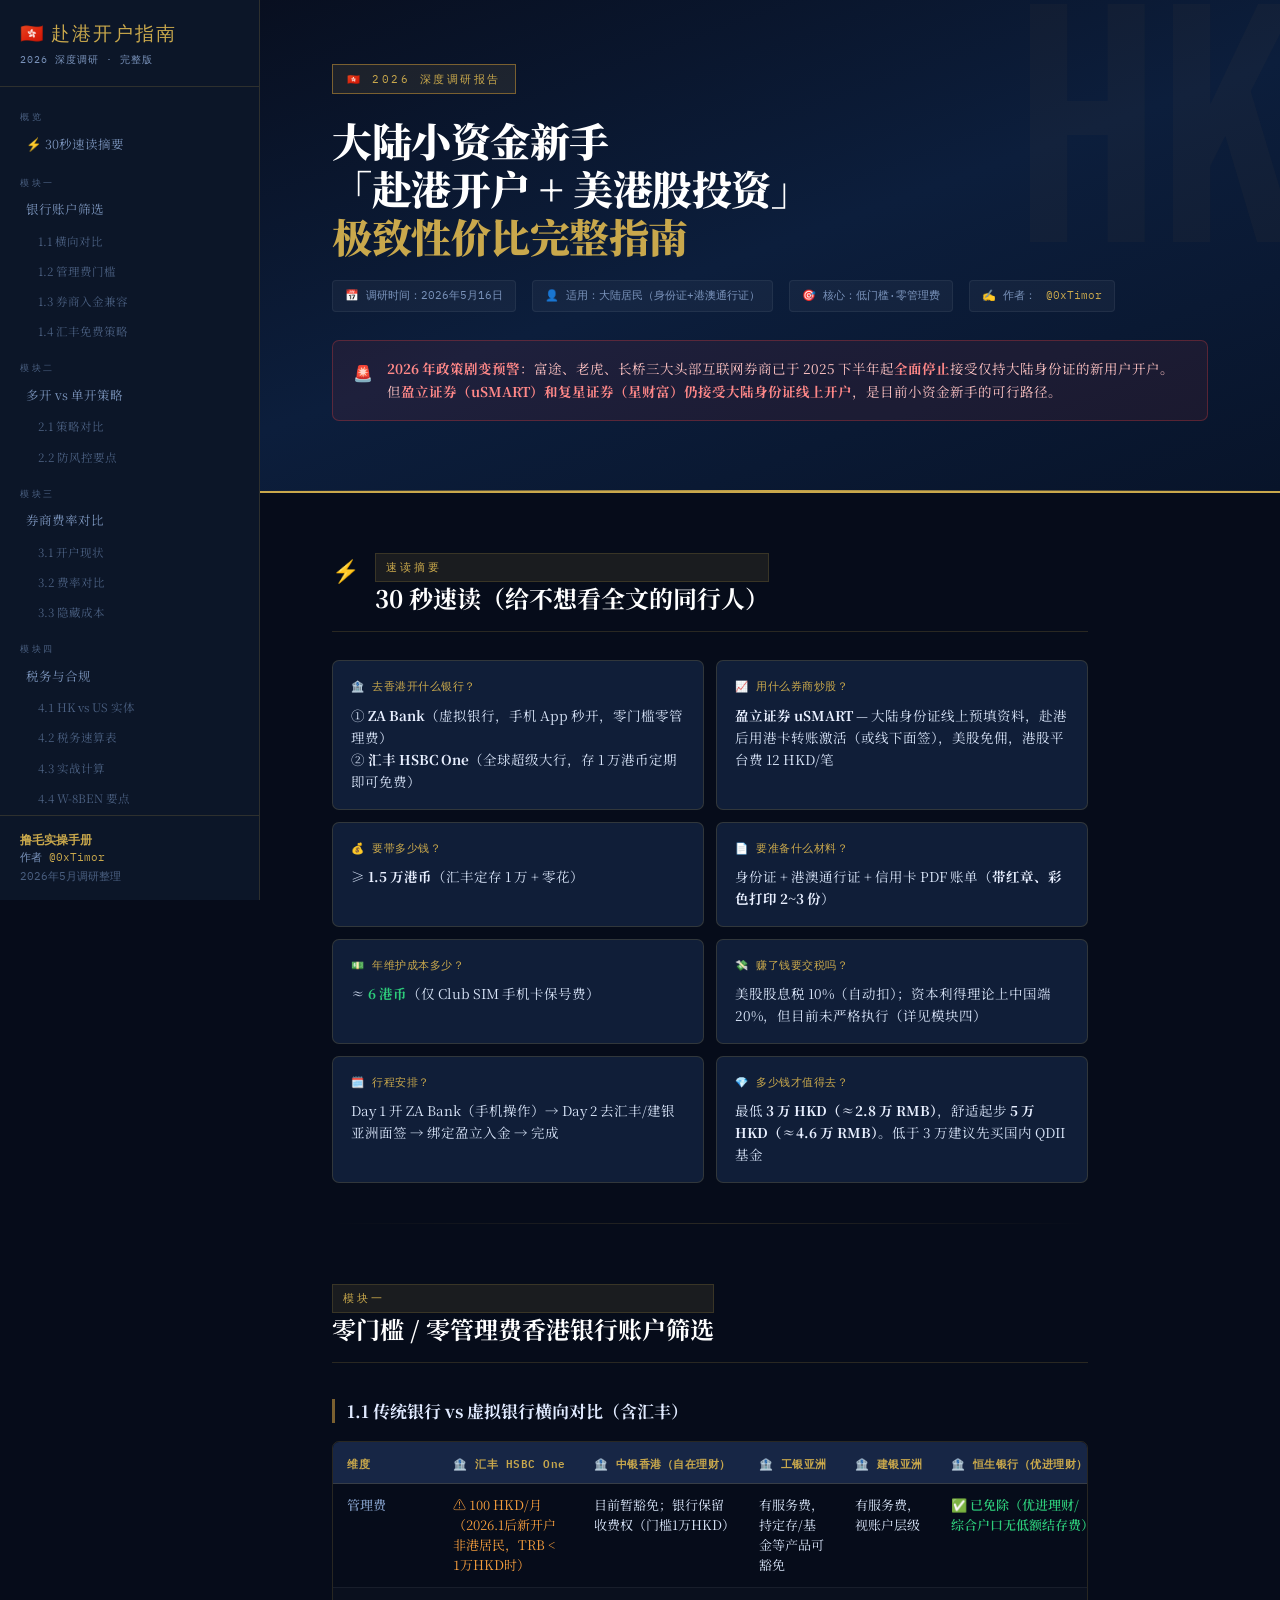
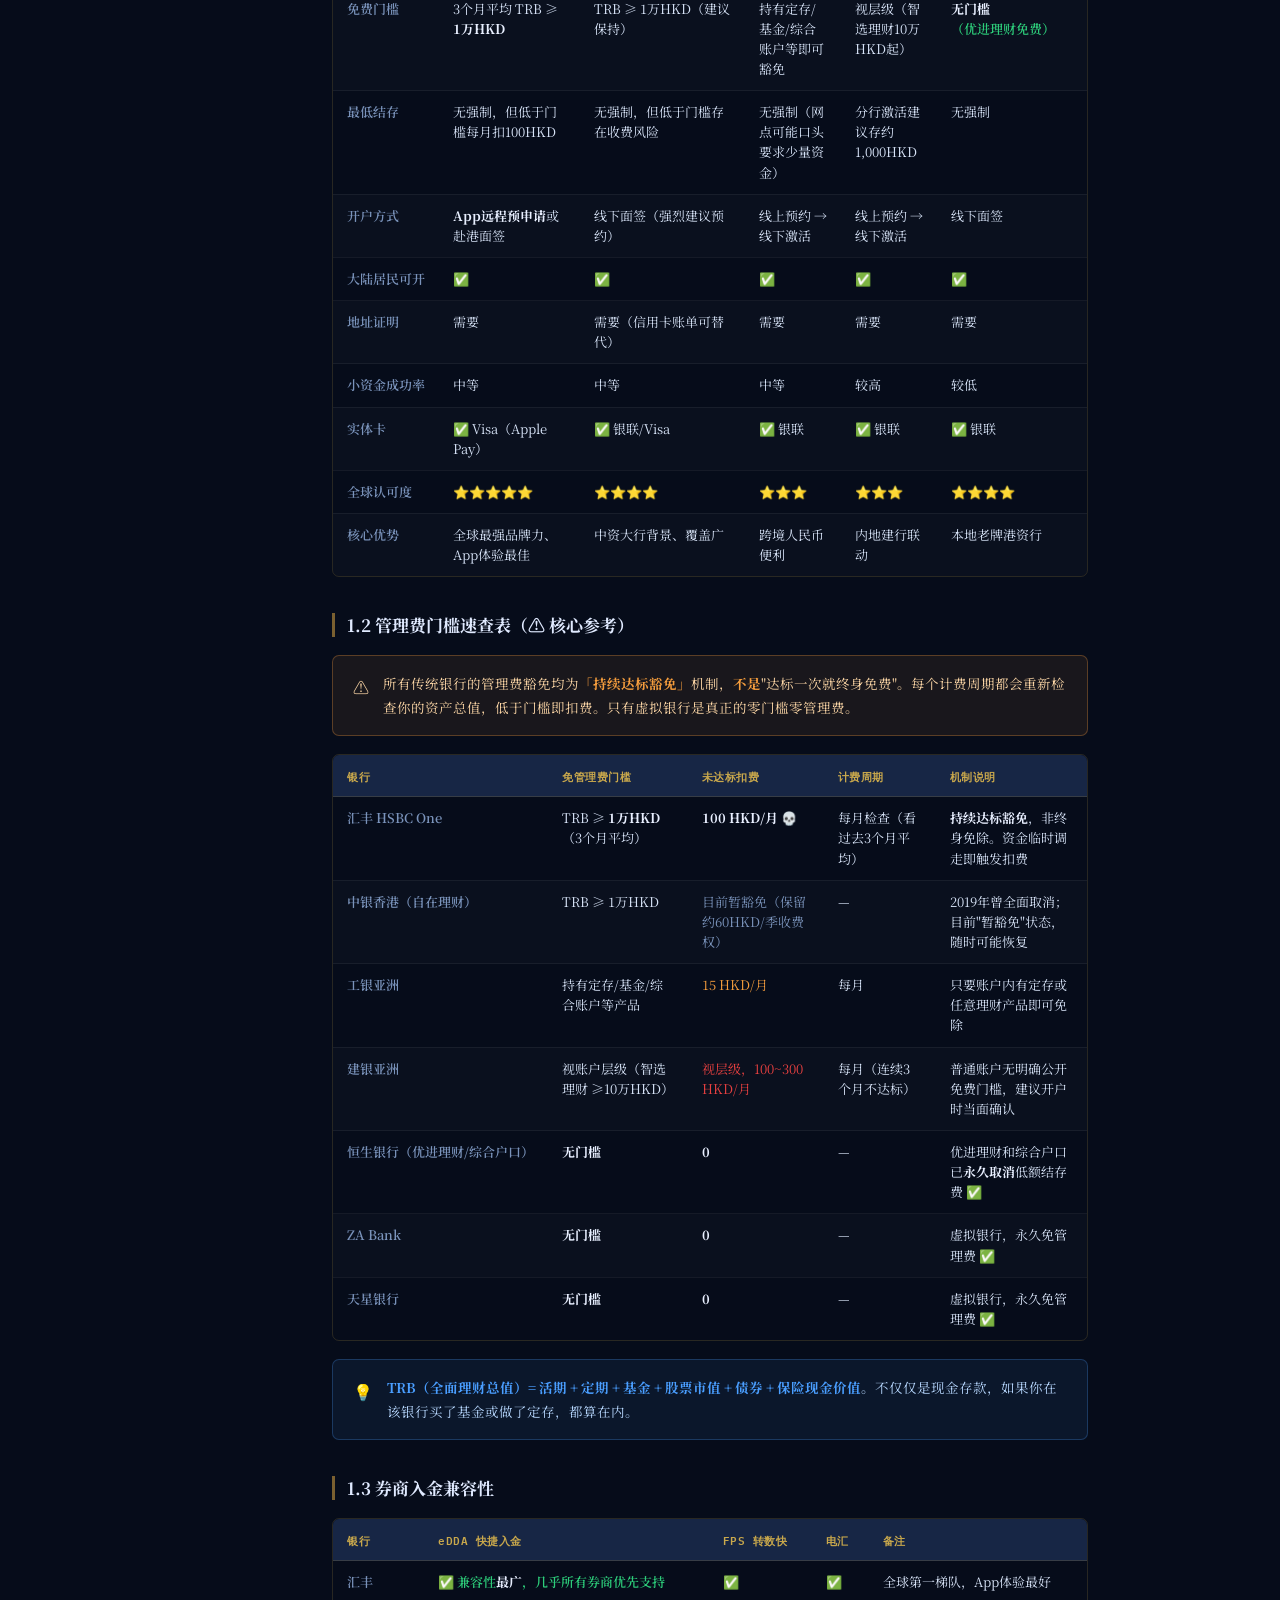
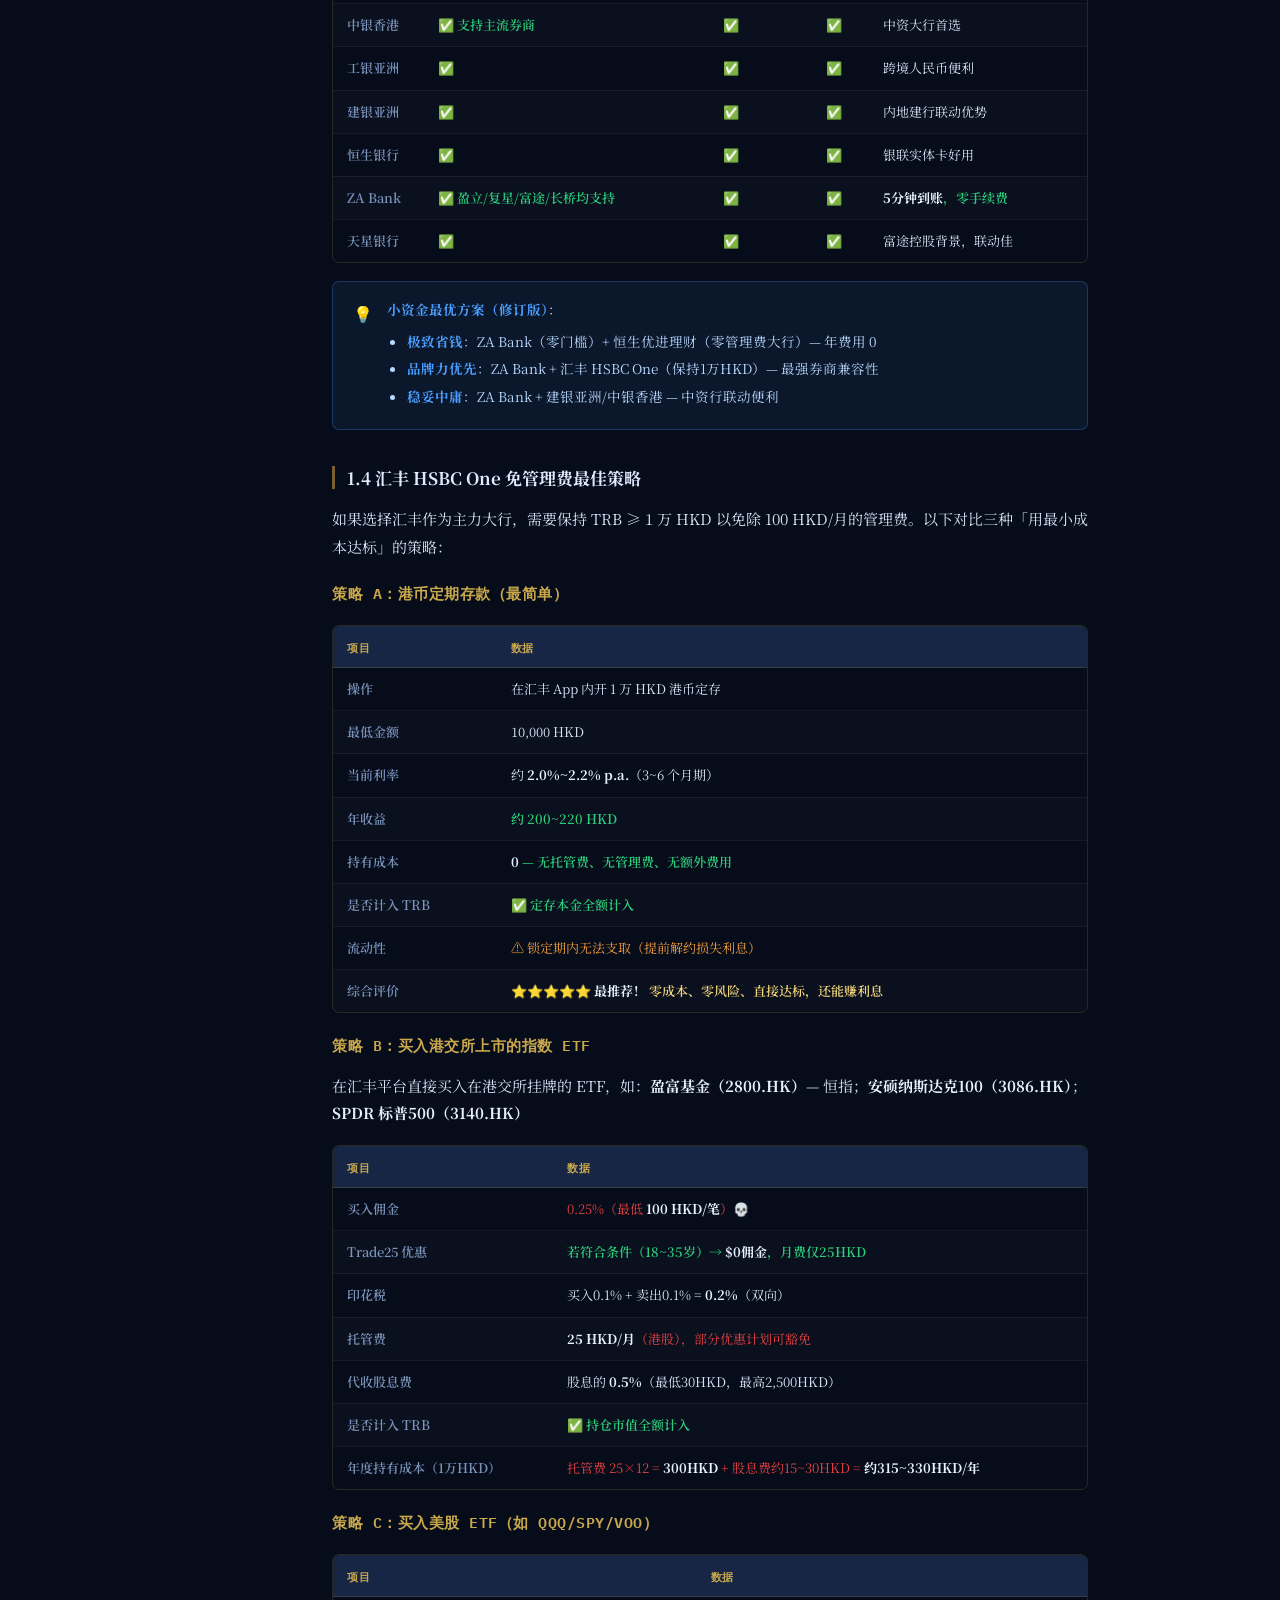
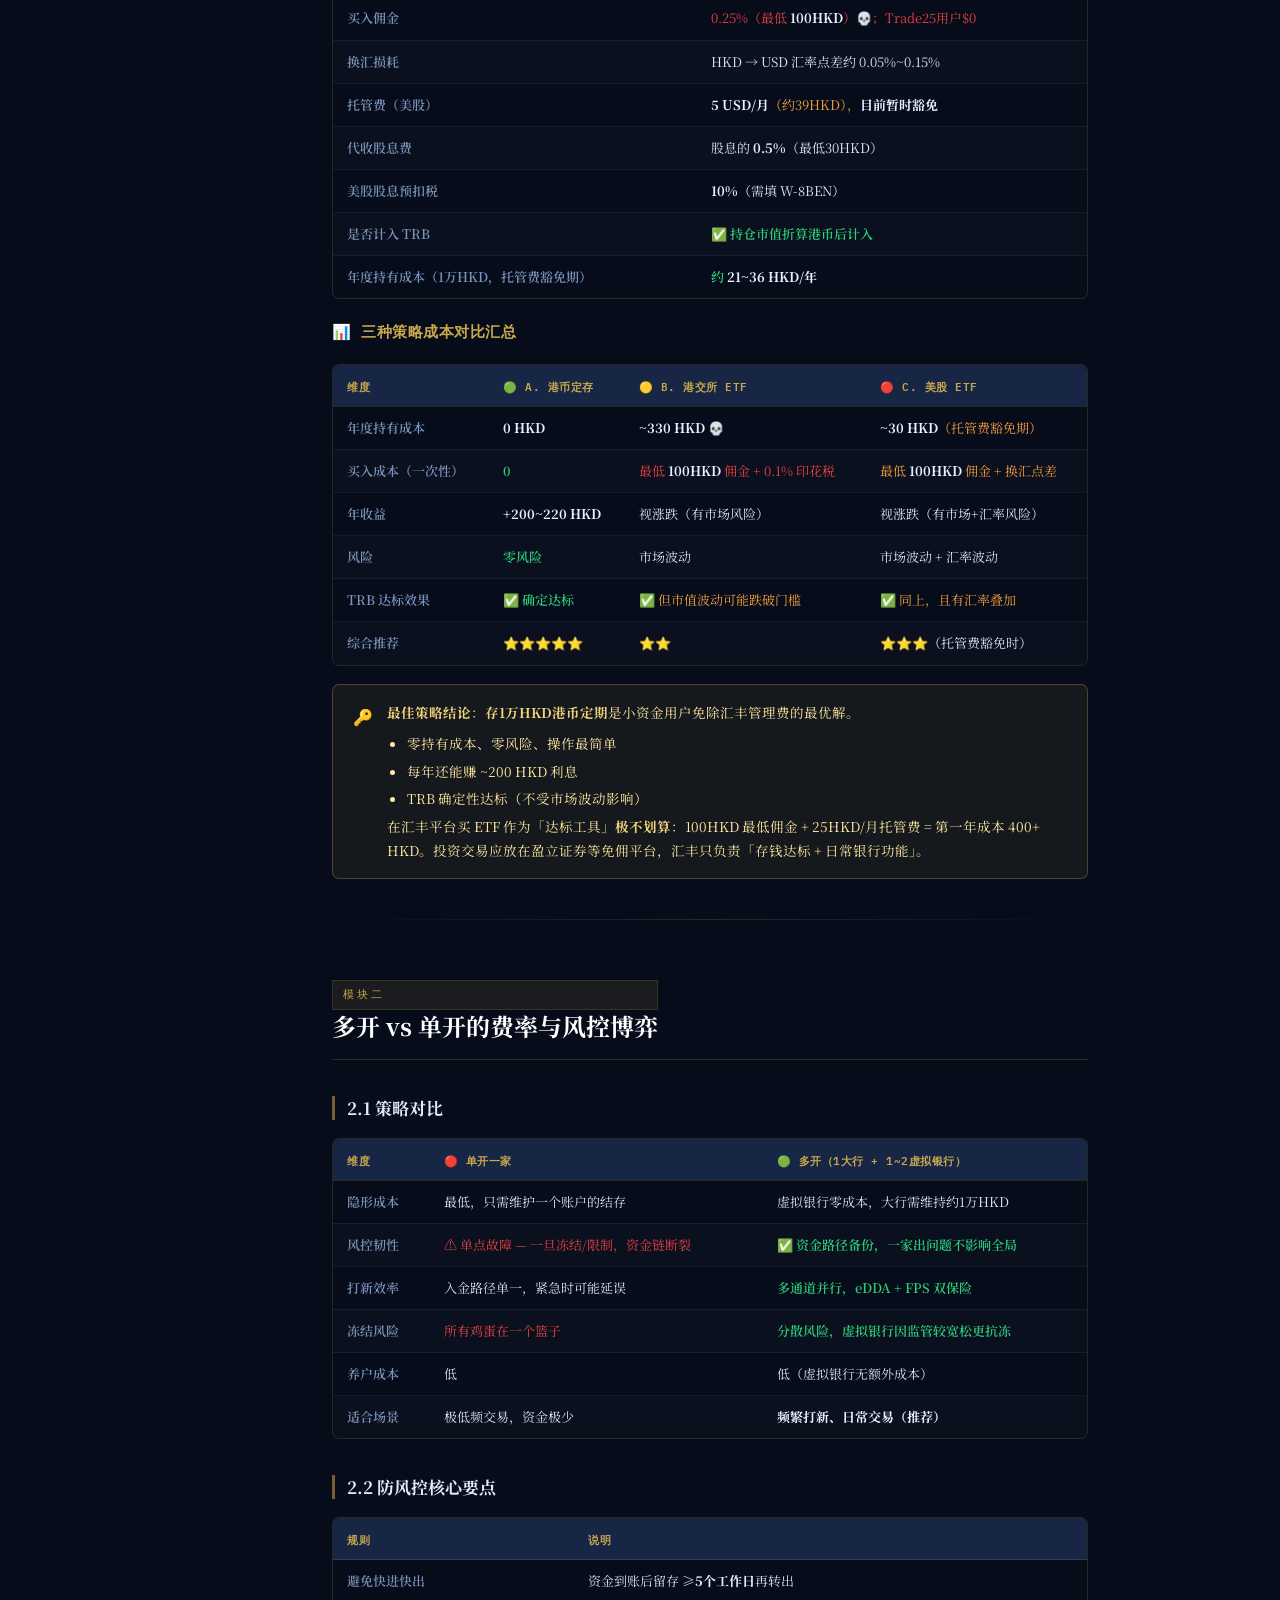
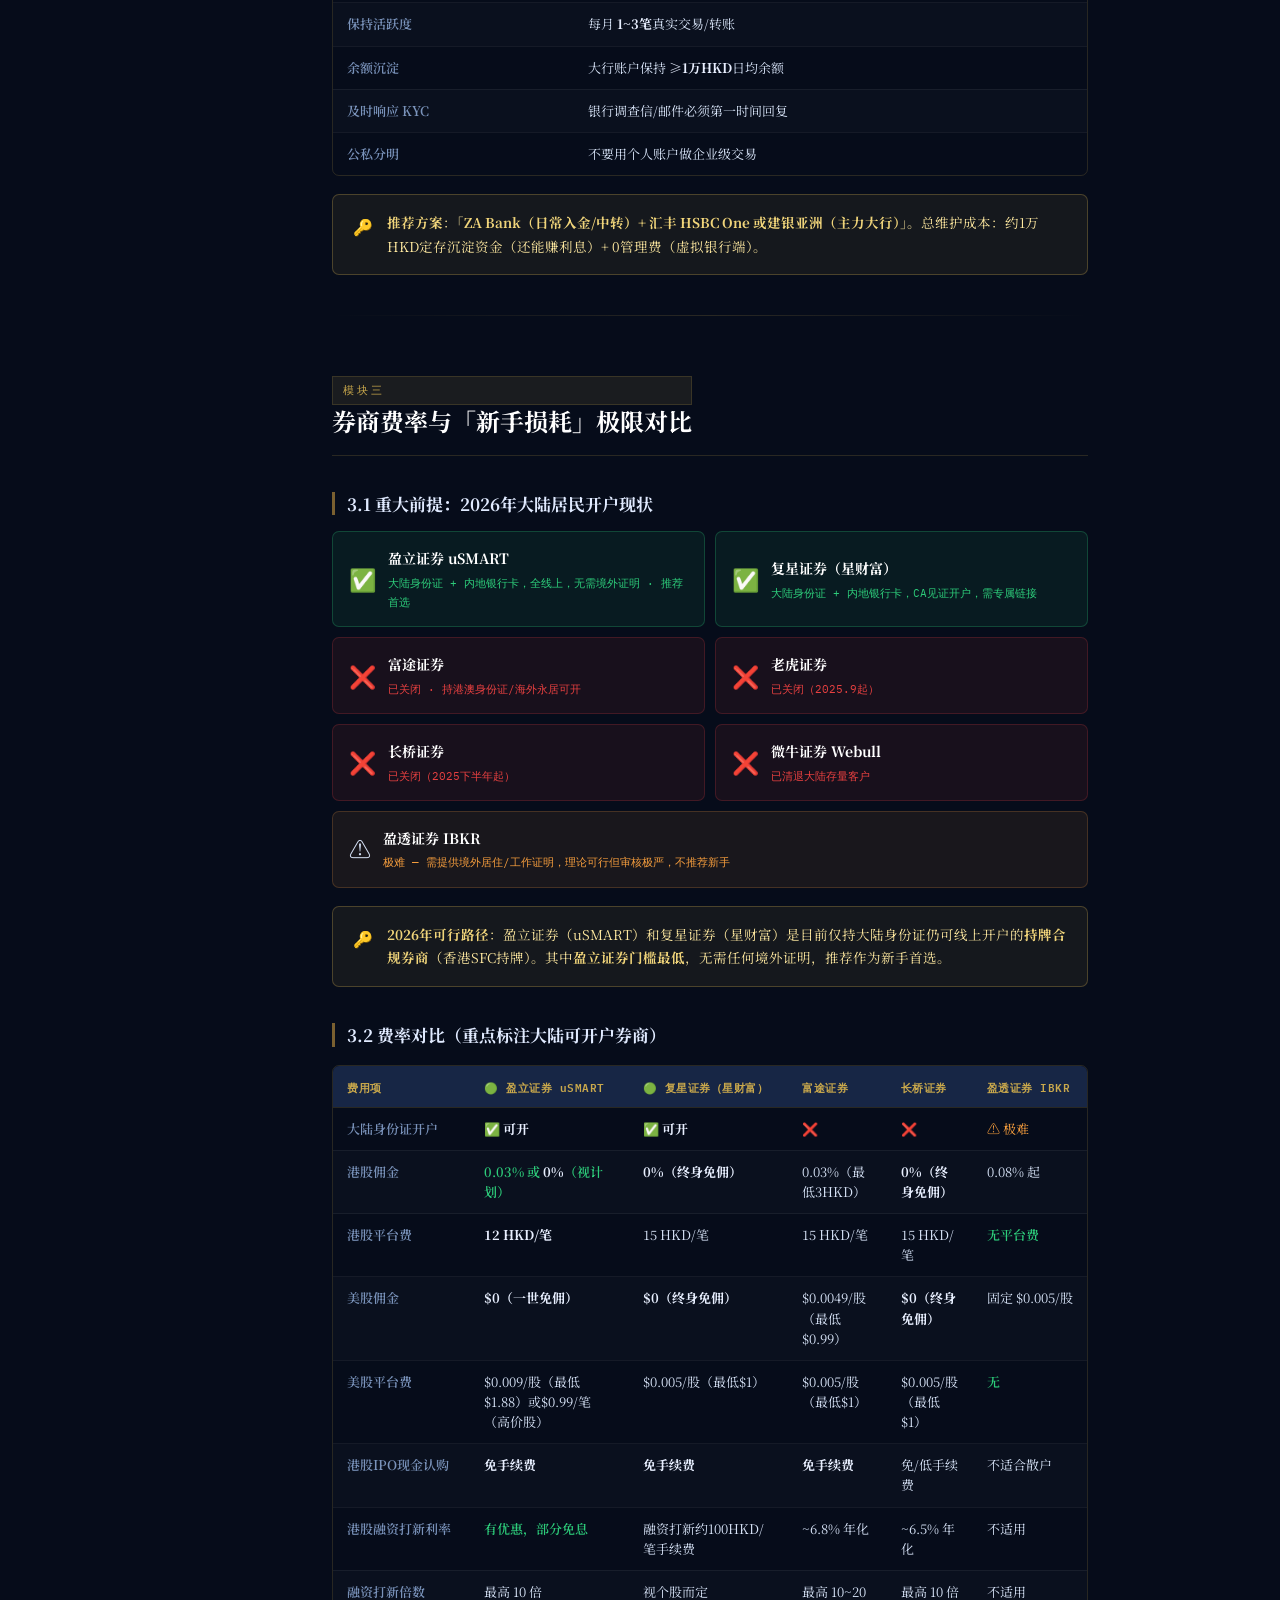
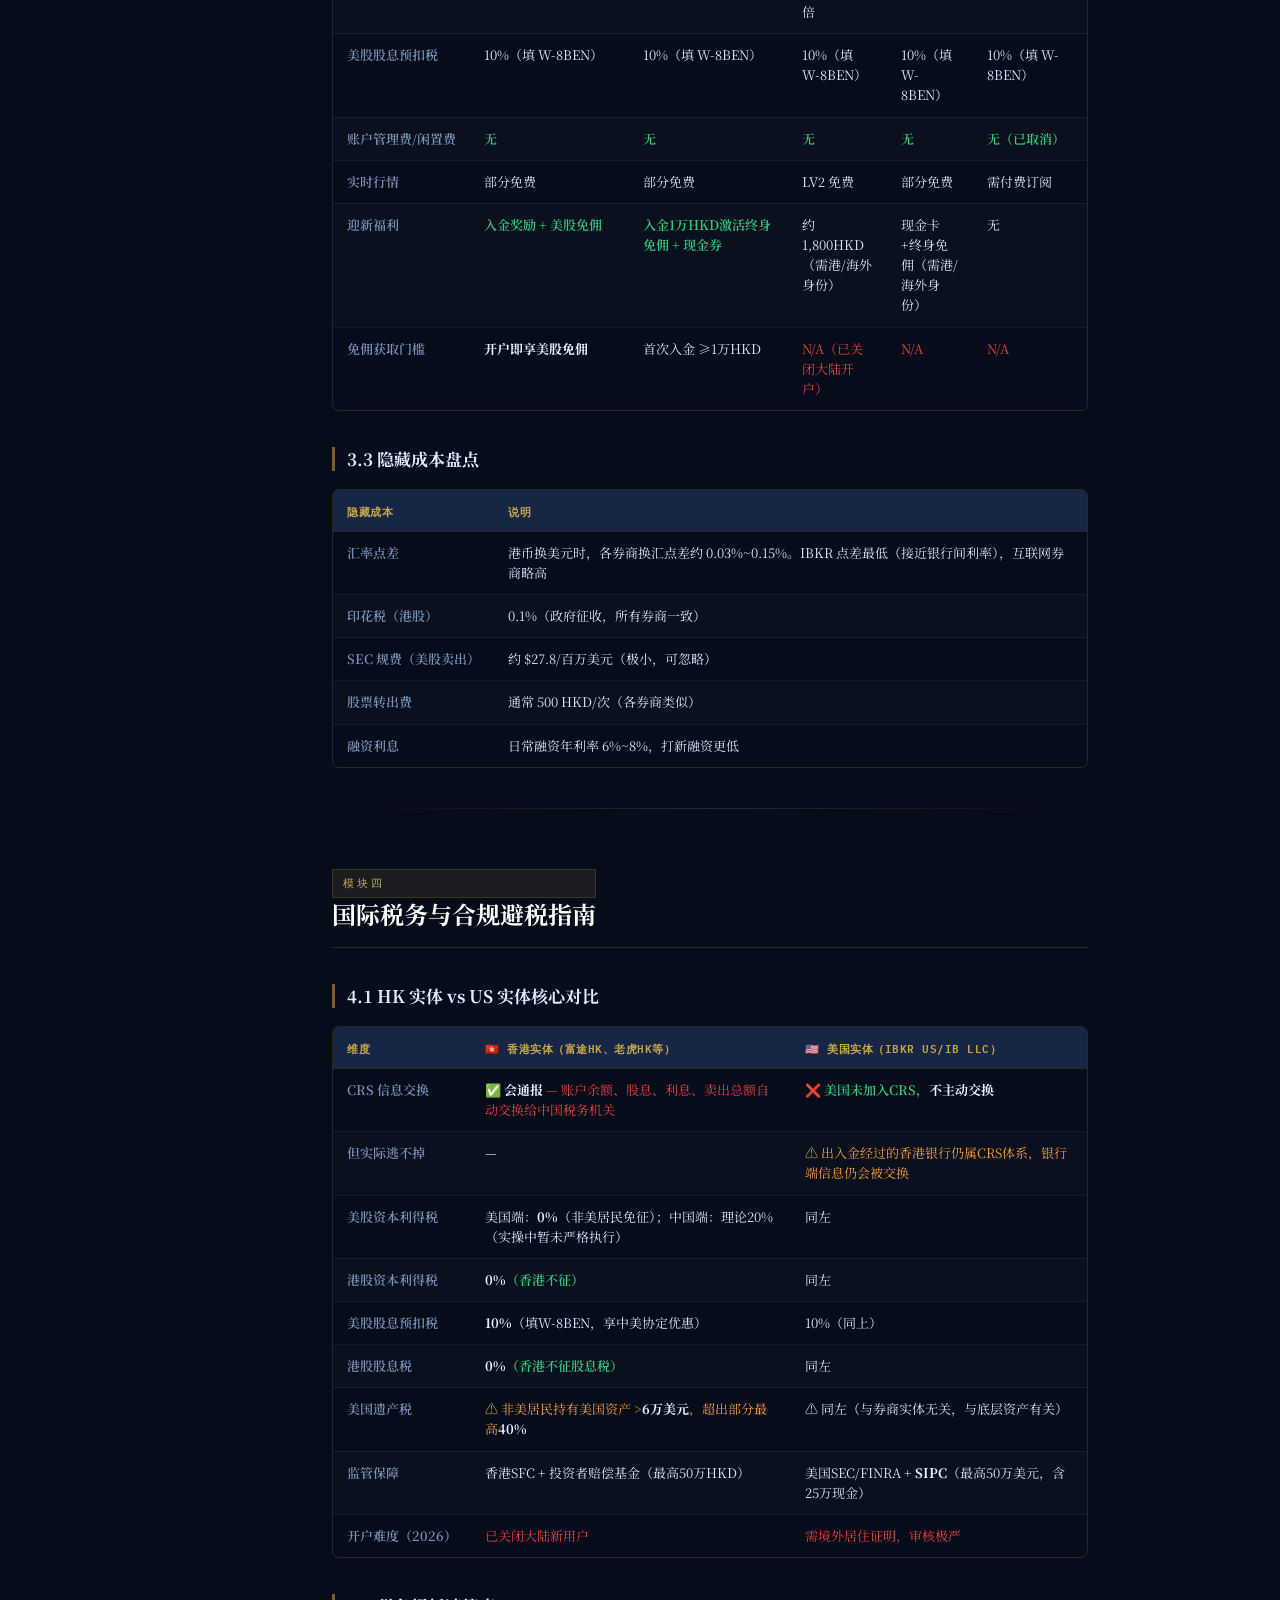
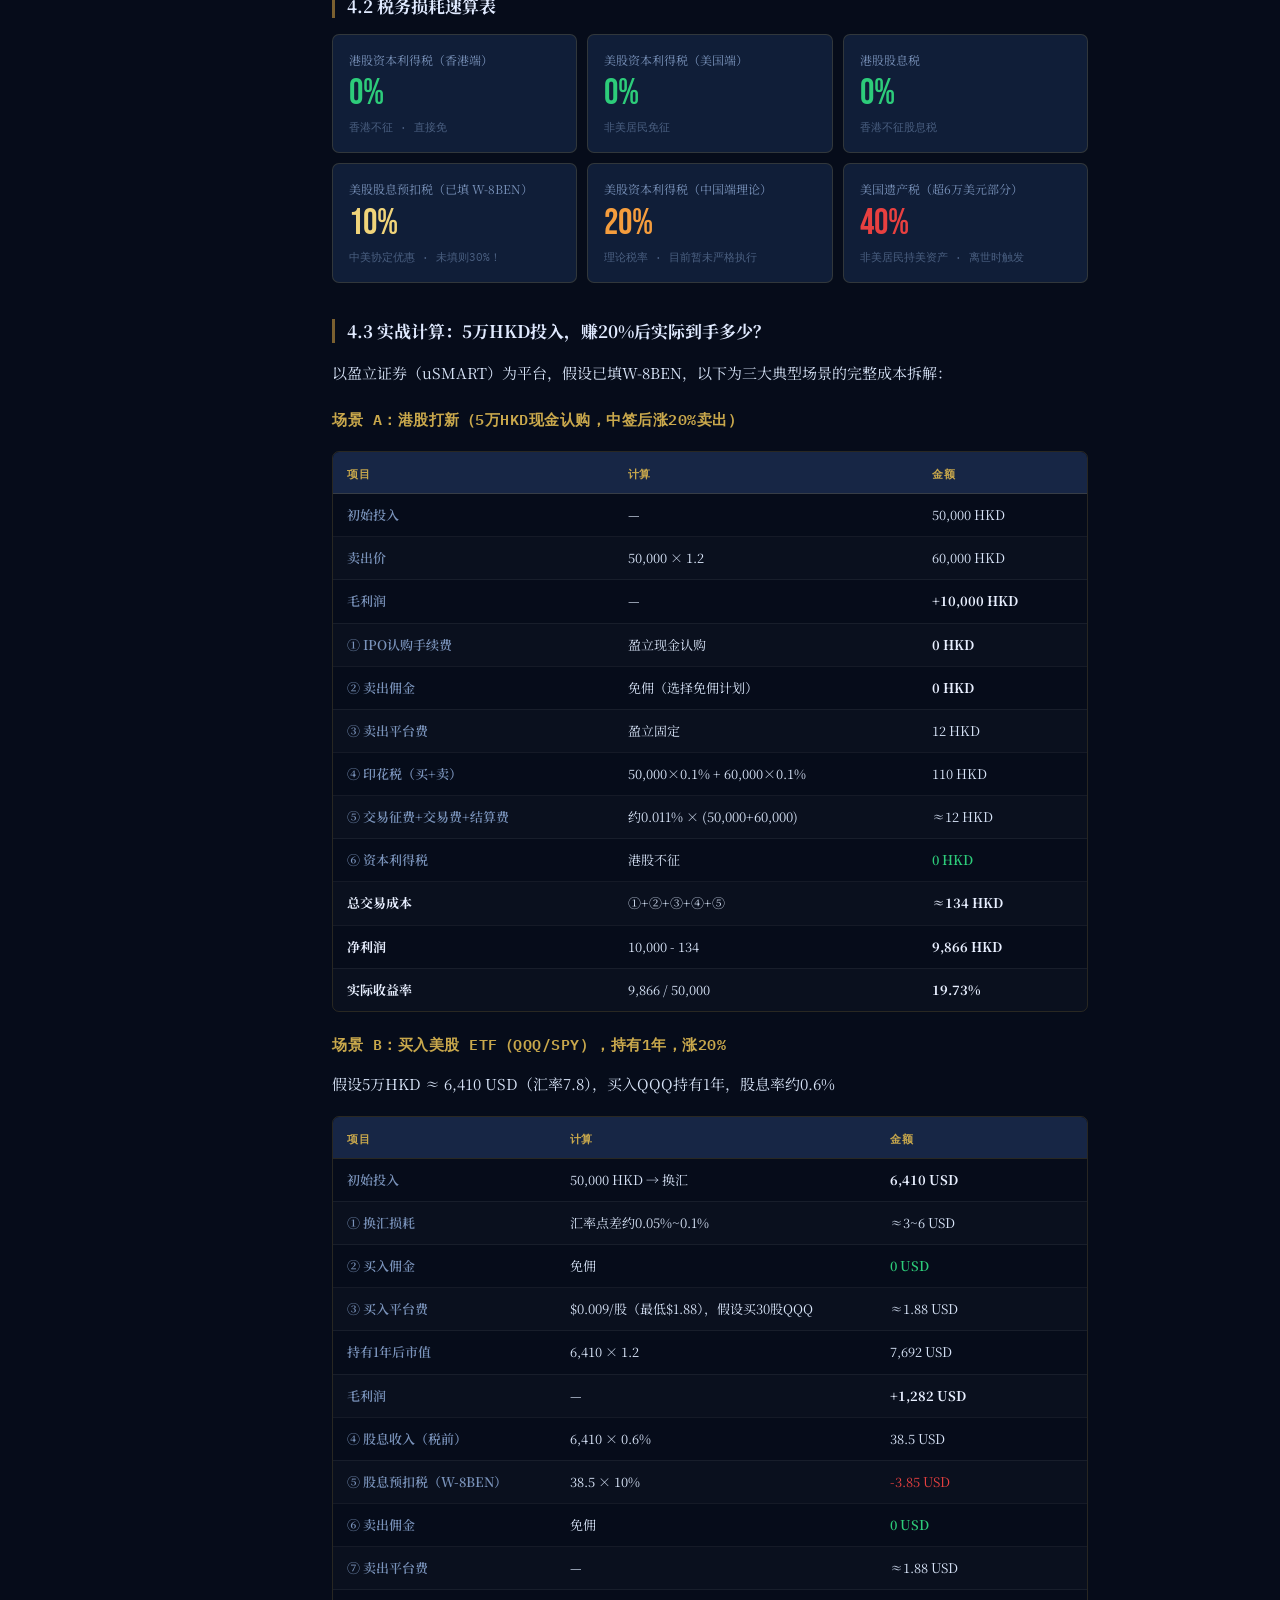
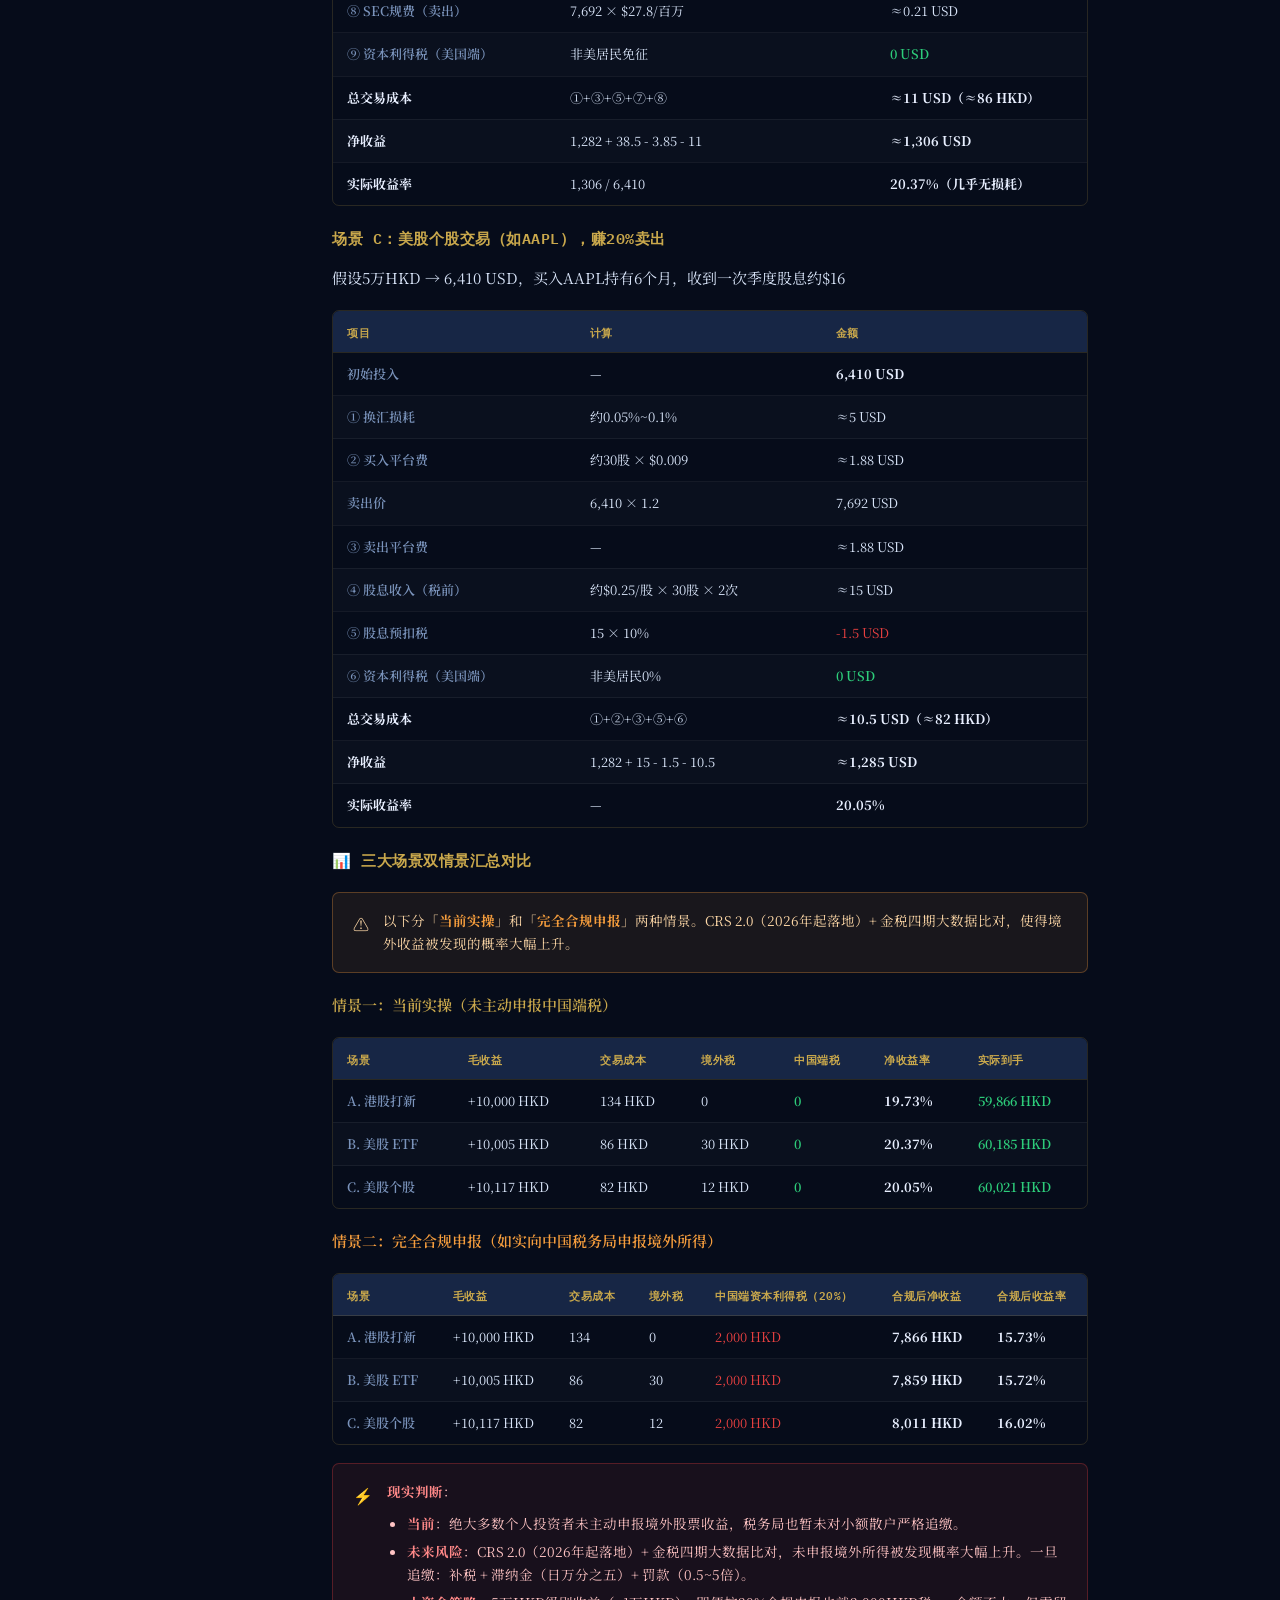
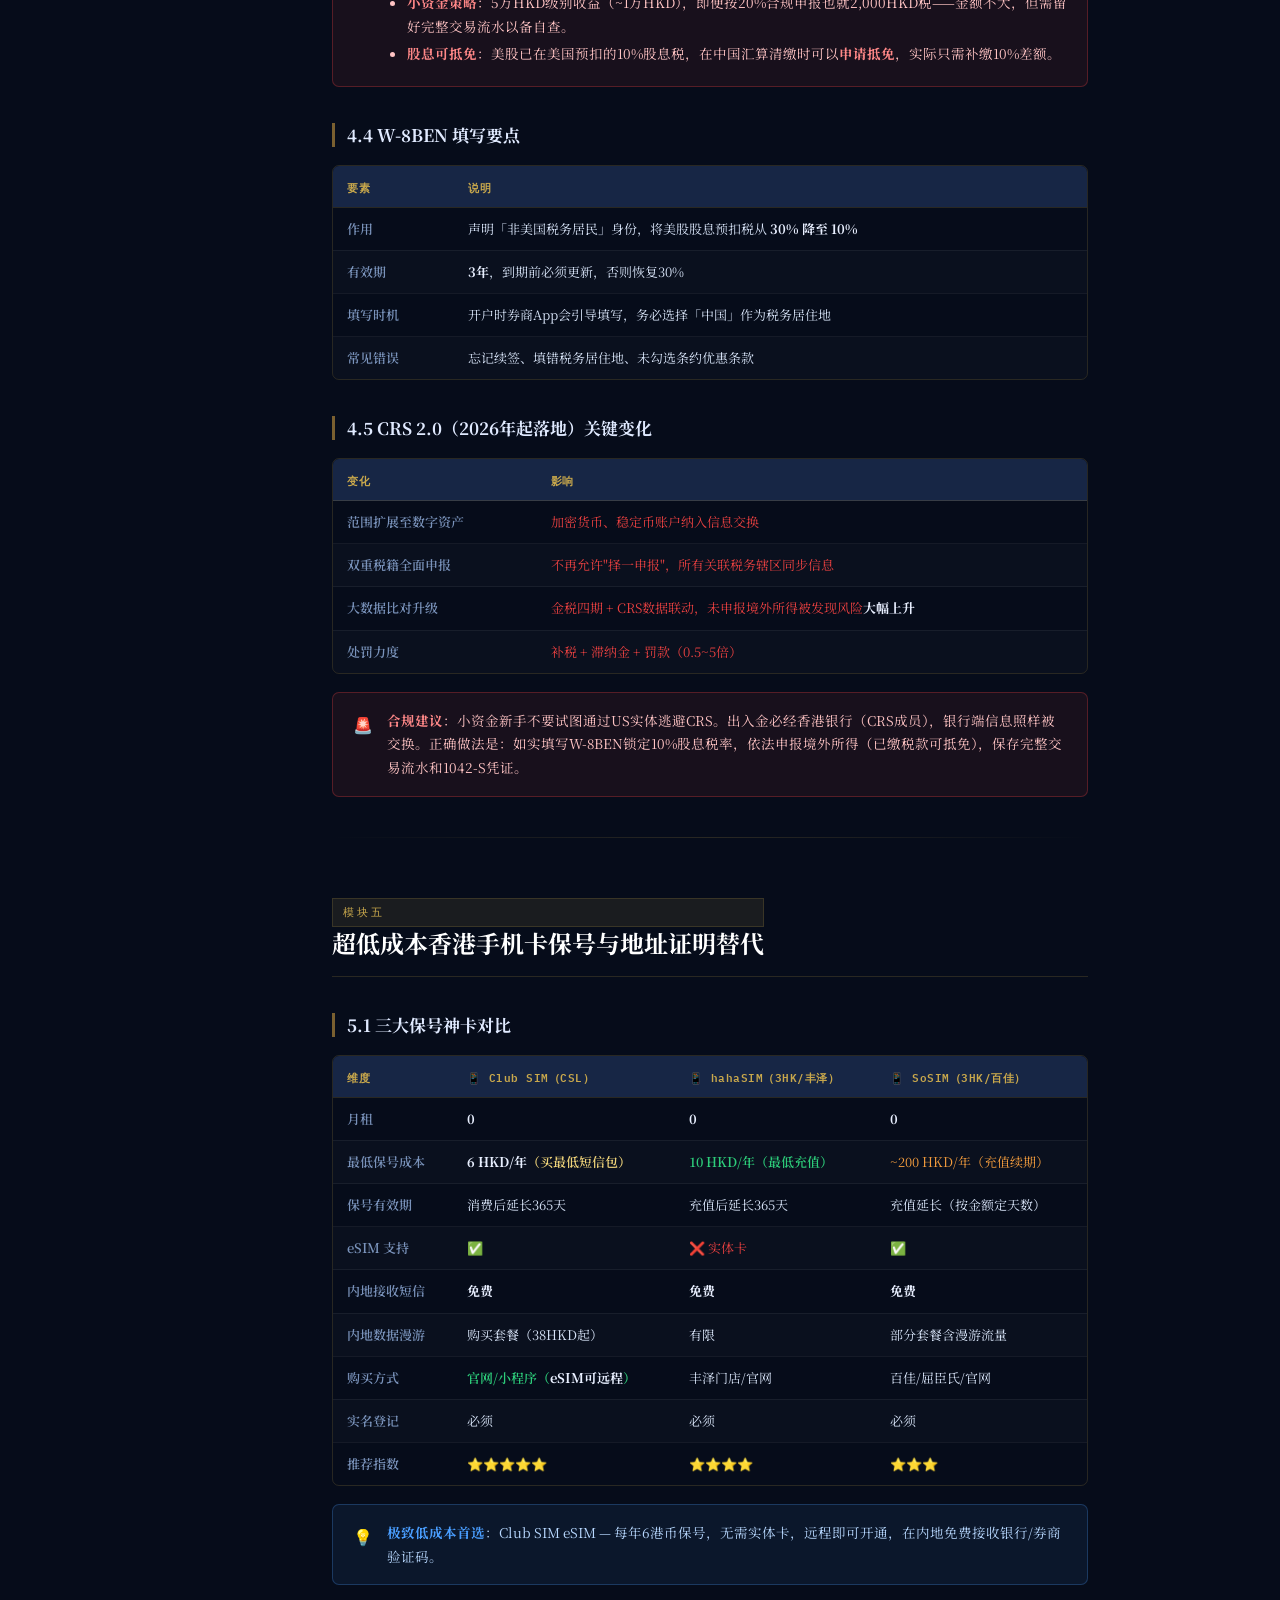
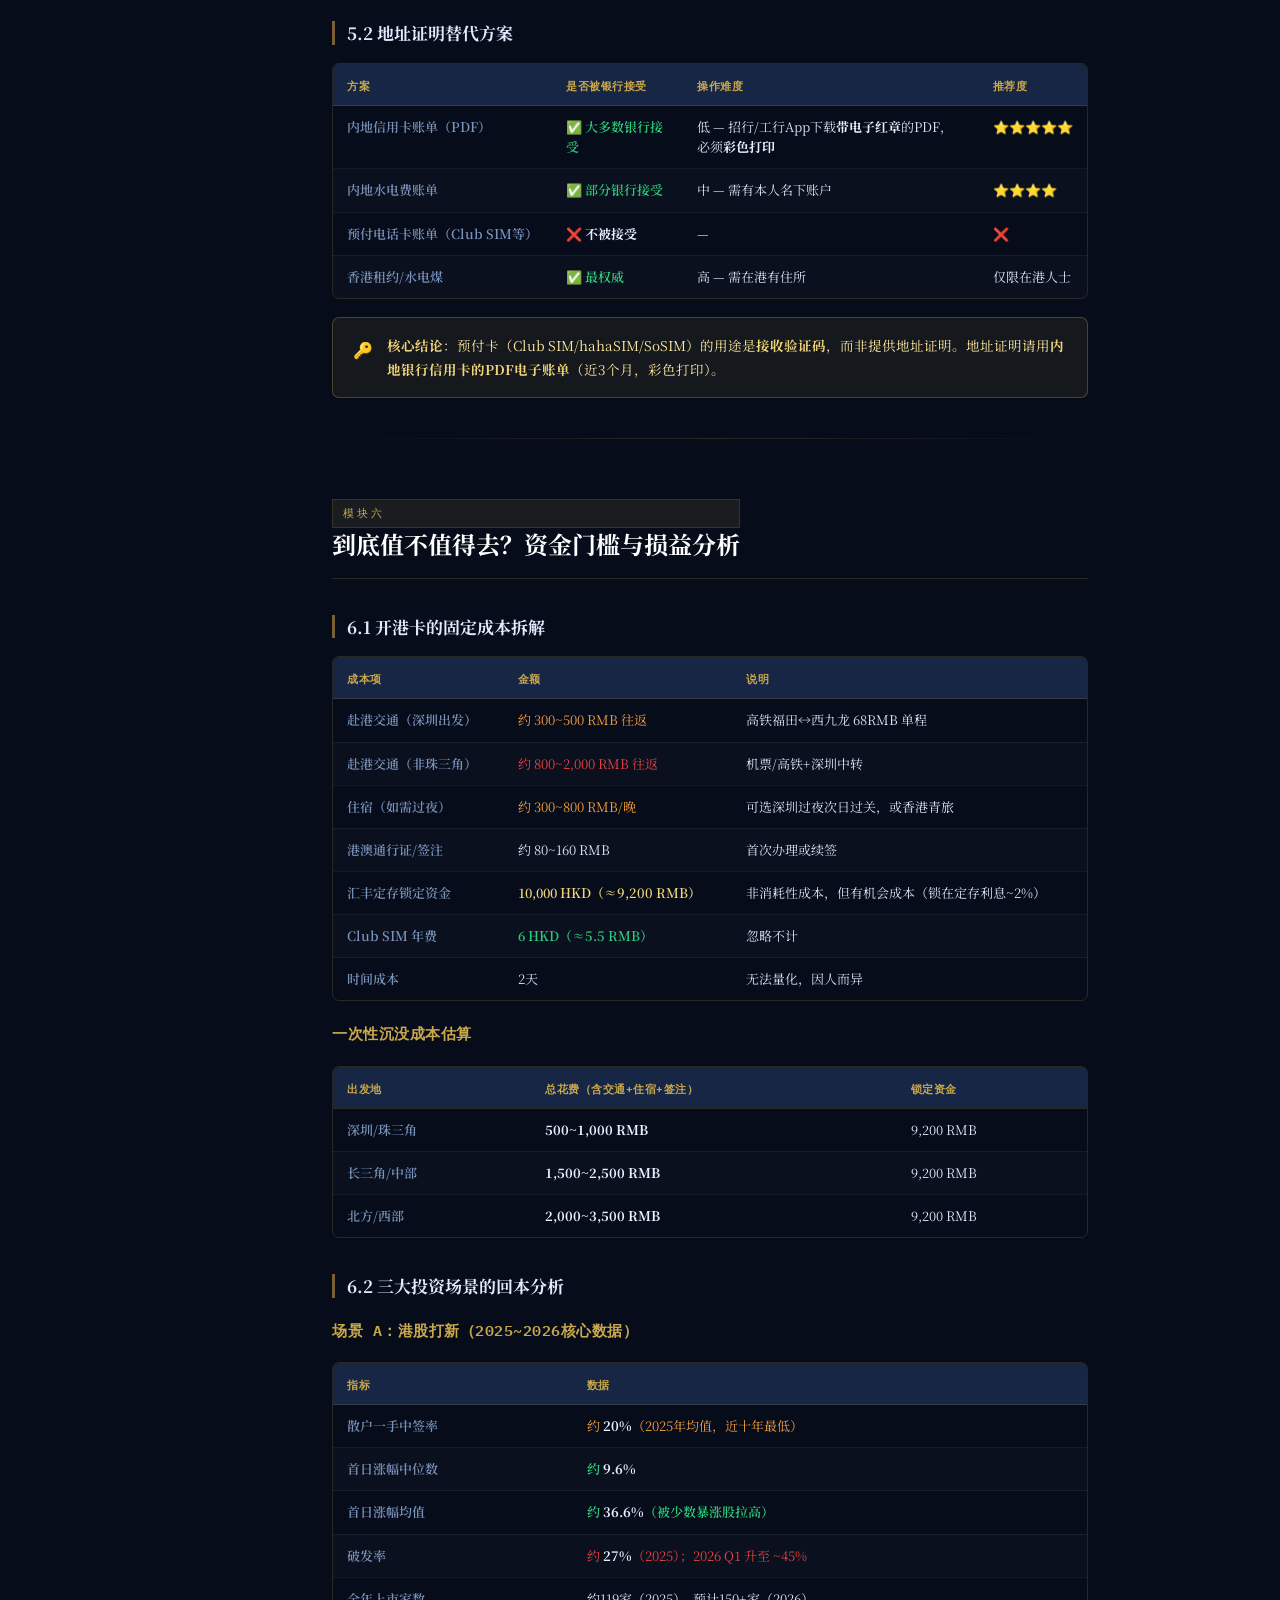
<file: 港卡开户完整指南.html>
<!DOCTYPE html>
<html lang="zh-HK">
<head>
<meta charset="UTF-8">
<meta name="viewport" content="width=device-width, initial-scale=1.0">
<title>🇭🇰 赴港开户 + 美港股投资深度指南 2026 | @0xTimor</title>
<link rel="preconnect" href="https://fonts.googleapis.com">
<link href="https://fonts.googleapis.com/css2?family=Noto+Serif+SC:wght@300;400;500;600;700;900&family=Bebas+Neue&family=IBM+Plex+Mono:wght@300;400;500;600&display=swap" rel="stylesheet">
<style>
/* ═══════════════════════════════
   DESIGN TOKENS
═══════════════════════════════ */
:root {
  --ink:       #060c1a;
  --surface:   #0c1628;
  --surface2:  #101e38;
  --surface3:  #172645;
  --surface4:  #1e2f52;
  --gold:      #c9a84c;
  --gold-lt:   #f0d47a;
  --gold-dim:  #7a6030;
  --gold-bg:   rgba(201,168,76,0.08);
  --red:       #e84040;
  --red-bg:    rgba(232,64,64,0.08);
  --green:     #2dcc7a;
  --green-bg:  rgba(45,204,122,0.08);
  --blue:      #4a9eff;
  --blue-bg:   rgba(74,158,255,0.08);
  --orange:    #f59d3d;
  --orange-bg: rgba(245,157,61,0.08);
  --border:    rgba(201,168,76,0.18);
  --border2:   rgba(255,255,255,0.06);
  --text:      #d8e4f8;
  --text-dim:  #7a93bb;
  --text-muted:#4a5f80;
  --nav-w:     260px;
  --radius:    7px;
}

/* ═══════════════════════════════
   RESET & BASE
═══════════════════════════════ */
*, *::before, *::after { box-sizing: border-box; margin: 0; padding: 0; }

html { scroll-behavior: smooth; }

body {
  background: var(--ink);
  color: var(--text);
  font-family: 'Noto Serif SC', serif;
  font-size: 15px;
  line-height: 1.75;
  display: flex;
  min-height: 100vh;
}

a { color: var(--gold); text-decoration: none; }
a:hover { color: var(--gold-lt); text-decoration: underline; }

strong { font-weight: 700; color: #e8efff; }

/* ═══════════════════════════════
   SIDEBAR NAVIGATION
═══════════════════════════════ */
.nav-sidebar {
  position: fixed;
  top: 0; left: 0;
  width: var(--nav-w);
  height: 100vh;
  background: var(--surface);
  border-right: 1px solid var(--border);
  display: flex;
  flex-direction: column;
  overflow: hidden;
  z-index: 100;
}

.nav-logo {
  padding: 24px 20px 18px;
  border-bottom: 1px solid var(--border);
  flex-shrink: 0;
}

.nav-logo-title {
  font-family: 'Bebas Neue', sans-serif;
  font-size: 19px;
  letter-spacing: 2px;
  color: var(--gold);
  line-height: 1.2;
}

.nav-logo-sub {
  font-family: 'IBM Plex Mono', monospace;
  font-size: 10px;
  color: var(--text-dim);
  margin-top: 4px;
  letter-spacing: 1px;
}

.nav-scroll {
  flex: 1;
  overflow-y: auto;
  padding: 12px 0 24px;
}

.nav-scroll::-webkit-scrollbar { width: 3px; }
.nav-scroll::-webkit-scrollbar-track { background: transparent; }
.nav-scroll::-webkit-scrollbar-thumb { background: var(--gold-dim); border-radius: 2px; }

.nav-group { margin-bottom: 4px; }

.nav-group-label {
  font-family: 'IBM Plex Mono', monospace;
  font-size: 9px;
  letter-spacing: 2.5px;
  color: var(--text-muted);
  text-transform: uppercase;
  padding: 10px 20px 4px;
}

.nav-item {
  display: block;
  padding: 7px 20px 7px 24px;
  font-size: 12.5px;
  color: var(--text-dim);
  border-left: 2px solid transparent;
  transition: all 0.15s;
  line-height: 1.4;
  cursor: pointer;
}

.nav-item:hover {
  color: var(--text);
  background: rgba(255,255,255,0.03);
  border-left-color: var(--gold-dim);
  text-decoration: none;
}

.nav-item.active {
  color: var(--gold-lt);
  background: rgba(201,168,76,0.06);
  border-left-color: var(--gold);
  font-weight: 600;
}

.nav-item.sub {
  padding-left: 36px;
  font-size: 11.5px;
  color: var(--text-muted);
}

.nav-item.sub:hover { color: var(--text-dim); }
.nav-item.sub.active { color: var(--gold); }

.nav-footer {
  padding: 14px 20px;
  border-top: 1px solid var(--border);
  flex-shrink: 0;
}

.nav-author {
  font-family: 'IBM Plex Mono', monospace;
  font-size: 11px;
  color: var(--text-dim);
  line-height: 1.6;
}

.nav-author .handle {
  color: var(--gold);
  font-weight: 600;
  font-size: 12px;
}

/* ═══════════════════════════════
   MAIN CONTENT
═══════════════════════════════ */
.main {
  margin-left: var(--nav-w);
  flex: 1;
  min-width: 0;
}

/* ═══════════════════════════════
   PAGE HEADER
═══════════════════════════════ */
.page-header {
  background: linear-gradient(160deg, #080f20 0%, #0c1e3c 50%, #08142a 100%);
  padding: 64px 72px 52px;
  border-bottom: 2px solid var(--gold);
  position: relative;
  overflow: hidden;
}

.page-header::before {
  content: 'HK';
  position: absolute;
  right: -20px; top: -30px;
  font-family: 'Bebas Neue', sans-serif;
  font-size: 340px;
  color: rgba(201,168,76,0.03);
  line-height: 1;
  pointer-events: none;
}

.page-header::after {
  content: '';
  position: absolute;
  bottom: 0; left: 0; right: 0;
  height: 1px;
  background: linear-gradient(90deg, transparent, var(--gold), transparent);
}

.header-eyebrow {
  display: inline-flex;
  align-items: center;
  gap: 8px;
  background: rgba(201,168,76,0.1);
  border: 1px solid var(--gold-dim);
  color: var(--gold);
  font-family: 'IBM Plex Mono', monospace;
  font-size: 10.5px;
  letter-spacing: 2.5px;
  text-transform: uppercase;
  padding: 5px 14px;
  margin-bottom: 22px;
}

.page-title {
  font-size: 40px;
  font-weight: 900;
  line-height: 1.2;
  color: #fff;
  letter-spacing: -0.5px;
  margin-bottom: 12px;
}

.page-title .accent { color: var(--gold); }

.page-meta {
  display: flex;
  flex-wrap: wrap;
  gap: 16px;
  margin-top: 20px;
}

.meta-chip {
  display: flex;
  align-items: center;
  gap: 6px;
  font-family: 'IBM Plex Mono', monospace;
  font-size: 11px;
  color: var(--text-dim);
  background: rgba(255,255,255,0.04);
  border: 1px solid var(--border2);
  padding: 5px 12px;
  border-radius: 4px;
}

/* ═══════════════════════════════
   CONTENT SECTIONS
═══════════════════════════════ */
.content-body {
  max-width: 900px;
  padding: 0 72px 100px;
}

.section-block {
  padding-top: 56px;
}

.section-header {
  display: flex;
  align-items: flex-start;
  gap: 16px;
  margin-bottom: 28px;
  padding-bottom: 18px;
  border-bottom: 1px solid var(--border);
}

.section-num {
  font-family: 'Bebas Neue', sans-serif;
  font-size: 11px;
  letter-spacing: 3px;
  color: var(--gold);
  background: rgba(201,168,76,0.1);
  border: 1px solid var(--border);
  padding: 4px 10px;
  flex-shrink: 0;
  margin-top: 4px;
}

.section-title {
  font-size: 24px;
  font-weight: 700;
  color: #fff;
  line-height: 1.3;
}

.section-emoji { font-size: 22px; flex-shrink: 0; margin-top: 2px; }

.sub-section { margin-top: 36px; }

.sub-title {
  font-size: 17px;
  font-weight: 700;
  color: #e0eaff;
  margin-bottom: 16px;
  padding-left: 12px;
  border-left: 3px solid var(--gold-dim);
  line-height: 1.4;
}

.sub-sub-title {
  font-size: 15px;
  font-weight: 600;
  color: var(--gold);
  margin: 20px 0 12px;
  font-family: 'IBM Plex Mono', monospace;
  letter-spacing: 0.5px;
}

.prose {
  color: var(--text);
  line-height: 1.85;
  margin-bottom: 16px;
}

.prose + .prose { margin-top: -4px; }

/* ═══════════════════════════════
   TABLES
═══════════════════════════════ */
.table-wrap {
  overflow-x: auto;
  margin: 18px 0;
  border-radius: var(--radius);
  border: 1px solid var(--border);
}

.table-wrap::-webkit-scrollbar { height: 4px; }
.table-wrap::-webkit-scrollbar-track { background: var(--surface2); }
.table-wrap::-webkit-scrollbar-thumb { background: var(--gold-dim); border-radius: 2px; }

table {
  width: 100%;
  border-collapse: collapse;
  font-size: 13px;
  line-height: 1.55;
}

thead tr {
  background: var(--surface3);
}

thead th {
  padding: 12px 14px;
  text-align: left;
  color: var(--gold);
  font-family: 'IBM Plex Mono', monospace;
  font-size: 11px;
  font-weight: 600;
  letter-spacing: 0.5px;
  border-bottom: 1px solid var(--border);
  white-space: nowrap;
}

tbody tr {
  border-bottom: 1px solid var(--border2);
  transition: background 0.1s;
}

tbody tr:hover { background: rgba(255,255,255,0.02); }
tbody tr:last-child { border-bottom: none; }

tbody td {
  padding: 11px 14px;
  color: var(--text);
  vertical-align: top;
}

tbody td:first-child {
  color: var(--text-dim);
  font-weight: 600;
  white-space: nowrap;
}

tbody tr:nth-child(even) { background: rgba(255,255,255,0.015); }
tbody tr:nth-child(even):hover { background: rgba(255,255,255,0.025); }

.t-green { color: var(--green) !important; font-weight: 600; }
.t-red { color: var(--red) !important; }
.t-gold { color: var(--gold-lt) !important; font-weight: 600; }
.t-orange { color: var(--orange) !important; }
.t-dim { color: var(--text-dim) !important; }
.t-white { color: #fff !important; font-weight: 700; }
.t-center { text-align: center !important; }
.t-mono { font-family: 'IBM Plex Mono', monospace; font-size: 12px; }

/* ═══════════════════════════════
   CALLOUT BOXES
═══════════════════════════════ */
.callout {
  display: flex;
  gap: 14px;
  border-radius: var(--radius);
  padding: 16px 20px;
  margin: 18px 0;
  border: 1px solid;
  line-height: 1.75;
  font-size: 13.5px;
}

.callout-icon { font-size: 16px; flex-shrink: 0; margin-top: 2px; }

.callout-body { flex: 1; }

.callout-body p { margin-bottom: 8px; }
.callout-body p:last-child { margin-bottom: 0; }

.callout-body ul { padding-left: 20px; }
.callout-body li { margin-bottom: 4px; }

.callout.caution {
  background: var(--red-bg);
  border-color: rgba(232,64,64,0.3);
  color: #ffc4c4;
}
.callout.caution strong { color: #ff8888; }
.callout.caution .callout-icon { color: var(--red); }

.callout.warning {
  background: var(--orange-bg);
  border-color: rgba(245,157,61,0.3);
  color: #ffd9a8;
}
.callout.warning strong { color: var(--orange); }

.callout.tip {
  background: var(--blue-bg);
  border-color: rgba(74,158,255,0.25);
  color: #b8d8ff;
}
.callout.tip strong { color: var(--blue); }

.callout.important {
  background: var(--gold-bg);
  border-color: rgba(201,168,76,0.3);
  color: #ffe9a0;
}
.callout.important strong { color: var(--gold-lt); }

.callout.note {
  background: rgba(255,255,255,0.03);
  border-color: var(--border2);
  color: var(--text-dim);
}
.callout.note strong { color: var(--text); }

/* ═══════════════════════════════
   QUICK ANSWER GRID
═══════════════════════════════ */
.qa-grid {
  display: grid;
  grid-template-columns: 1fr 1fr;
  gap: 12px;
  margin: 18px 0;
}

.qa-card {
  background: var(--surface2);
  border: 1px solid var(--border);
  border-radius: var(--radius);
  padding: 16px 18px;
}

.qa-q {
  font-family: 'IBM Plex Mono', monospace;
  font-size: 10.5px;
  color: var(--gold);
  letter-spacing: 0.5px;
  margin-bottom: 8px;
  display: flex;
  align-items: center;
  gap: 6px;
}

.qa-a {
  font-size: 13.5px;
  line-height: 1.65;
  color: var(--text);
}

/* ═══════════════════════════════
   STRATEGY CARDS
═══════════════════════════════ */
.strategy-grid {
  display: grid;
  grid-template-columns: repeat(3, 1fr);
  gap: 12px;
  margin: 16px 0;
}

.strategy-card {
  background: var(--surface2);
  border: 1px solid var(--border);
  border-radius: var(--radius);
  padding: 16px;
}

.strategy-label {
  font-family: 'IBM Plex Mono', monospace;
  font-size: 10px;
  letter-spacing: 2px;
  color: var(--gold);
  text-transform: uppercase;
  margin-bottom: 8px;
}

.strategy-title {
  font-size: 13.5px;
  font-weight: 700;
  color: #fff;
  margin-bottom: 8px;
}

.strategy-body {
  font-size: 12.5px;
  color: var(--text-dim);
  line-height: 1.65;
}

/* ═══════════════════════════════
   BROKER CARDS
═══════════════════════════════ */
.broker-grid {
  display: grid;
  grid-template-columns: 1fr 1fr;
  gap: 10px;
  margin: 16px 0;
}

.broker-card {
  border-radius: var(--radius);
  padding: 14px 16px;
  display: flex;
  align-items: center;
  gap: 12px;
  border: 1px solid;
}

.broker-card.open { background: var(--green-bg); border-color: rgba(45,204,122,0.25); }
.broker-card.closed { background: var(--red-bg); border-color: rgba(232,64,64,0.2); }
.broker-card.warn { background: var(--orange-bg); border-color: rgba(245,157,61,0.2); }

.broker-status { font-size: 11px; font-family: 'IBM Plex Mono', monospace; margin-top: 3px; }
.broker-card.open .broker-status { color: var(--green); }
.broker-card.closed .broker-status { color: var(--red); }
.broker-card.warn .broker-status { color: var(--orange); }
.broker-name { font-size: 14px; font-weight: 700; color: #fff; }

/* ═══════════════════════════════
   COST SUMMARY
═══════════════════════════════ */
.cost-summary {
  background: var(--surface2);
  border: 1px solid var(--border);
  border-radius: var(--radius);
  overflow: hidden;
  margin: 16px 0;
}

.cost-row {
  display: flex;
  justify-content: space-between;
  align-items: center;
  padding: 12px 18px;
  border-bottom: 1px solid var(--border2);
  font-size: 13.5px;
}

.cost-row:last-child { border-bottom: none; }
.cost-label { color: var(--text-dim); }
.cost-val { font-family: 'IBM Plex Mono', monospace; font-weight: 700; }
.cost-val.zero { color: var(--green); }
.cost-val.gold { color: var(--gold-lt); }

.cost-row.total {
  background: rgba(201,168,76,0.07);
  border-top: 1px solid rgba(201,168,76,0.25);
}

.cost-row.total .cost-label { color: #fff; font-weight: 700; font-size: 15px; }
.cost-row.total .cost-val { color: var(--gold-lt); font-size: 20px; }

/* ═══════════════════════════════
   FUND THRESHOLD BARS
═══════════════════════════════ */
.fund-bars { display: flex; flex-direction: column; gap: 10px; margin: 18px 0; }

.fund-bar { display: flex; align-items: center; gap: 14px; }

.fund-bar-label {
  font-family: 'IBM Plex Mono', monospace;
  font-size: 11px;
  color: var(--text-dim);
  min-width: 210px;
  flex-shrink: 0;
}

.fund-bar-track {
  flex: 1;
  height: 30px;
  background: var(--surface3);
  border-radius: 4px;
  overflow: hidden;
}

.fund-bar-fill {
  height: 100%;
  border-radius: 4px;
  display: flex;
  align-items: center;
  padding: 0 12px;
  font-size: 11.5px;
  font-weight: 700;
  font-family: 'IBM Plex Mono', monospace;
}

.fund-bar-fill.no { background: rgba(232,64,64,0.35); color: #ff9999; width: 20%; }
.fund-bar-fill.maybe { background: rgba(245,157,61,0.35); color: #ffc47a; width: 38%; }
.fund-bar-fill.ok { background: rgba(201,168,76,0.35); color: var(--gold-lt); width: 56%; }
.fund-bar-fill.good { background: rgba(45,204,122,0.35); color: #88ffcc; width: 78%; }
.fund-bar-fill.great { background: rgba(45,204,122,0.5); color: #aaffd8; width: 100%; }

.fund-verdict {
  font-family: 'IBM Plex Mono', monospace;
  font-size: 12px;
  min-width: 70px;
  text-align: right;
  flex-shrink: 0;
}

/* ═══════════════════════════════
   TIMELINE
═══════════════════════════════ */
.timeline { margin: 16px 0; }

.tl-phase { margin-bottom: 32px; }

.tl-phase-header {
  display: flex;
  align-items: center;
  gap: 14px;
  margin-bottom: 16px;
}

.tl-badge {
  font-family: 'Bebas Neue', sans-serif;
  font-size: 20px;
  letter-spacing: 2px;
  color: var(--gold);
  background: rgba(201,168,76,0.1);
  border: 1px solid var(--gold-dim);
  padding: 5px 18px;
  min-width: 100px;
  text-align: center;
  flex-shrink: 0;
}

.tl-phase-title { font-size: 16px; font-weight: 700; color: #fff; }

.tl-steps {
  margin-left: 18px;
  border-left: 2px solid rgba(201,168,76,0.2);
  padding-left: 26px;
  display: flex;
  flex-direction: column;
  gap: 10px;
}

.tl-step { display: flex; align-items: flex-start; gap: 12px; }

.tl-time {
  font-family: 'IBM Plex Mono', monospace;
  font-size: 10.5px;
  color: var(--gold);
  min-width: 56px;
  padding-top: 11px;
  flex-shrink: 0;
  line-height: 1.3;
}

.tl-content {
  background: var(--surface2);
  border: 1px solid var(--border2);
  border-radius: 5px;
  padding: 10px 14px;
  font-size: 13px;
  line-height: 1.65;
  flex: 1;
  color: var(--text);
}

.tl-content strong { color: var(--gold-lt); }

.tag-inline {
  display: inline-flex;
  align-items: center;
  background: rgba(45,204,122,0.12);
  color: var(--green);
  font-size: 10px;
  padding: 1px 7px;
  border-radius: 3px;
  margin-left: 6px;
  font-family: 'IBM Plex Mono', monospace;
  vertical-align: middle;
}

.tag-warn {
  background: rgba(245,157,61,0.12);
  color: var(--orange);
}

/* ═══════════════════════════════
   TAX CARDS
═══════════════════════════════ */
.tax-grid {
  display: grid;
  grid-template-columns: repeat(3, 1fr);
  gap: 10px;
  margin: 16px 0;
}

.tax-card {
  background: var(--surface2);
  border: 1px solid var(--border);
  border-radius: var(--radius);
  padding: 16px;
}

.tax-card-label { font-size: 12px; color: var(--text-dim); line-height: 1.45; margin-bottom: 8px; }

.tax-rate {
  font-family: 'Bebas Neue', sans-serif;
  font-size: 36px;
  line-height: 1;
  margin-bottom: 6px;
}

.tax-rate.zero { color: var(--green); }
.tax-rate.low { color: var(--gold-lt); }
.tax-rate.mid { color: var(--orange); }
.tax-rate.high { color: var(--red); }

.tax-note { font-family: 'IBM Plex Mono', monospace; font-size: 10.5px; color: var(--text-muted); }

/* ═══════════════════════════════
   HIGHLIGHT / KEY BOXES
═══════════════════════════════ */
.key-box {
  background: linear-gradient(135deg, rgba(201,168,76,0.08), rgba(201,168,76,0.03));
  border: 1.5px solid rgba(201,168,76,0.3);
  border-radius: var(--radius);
  padding: 20px 24px;
  margin: 18px 0;
}

.key-box-title {
  font-family: 'IBM Plex Mono', monospace;
  font-size: 10.5px;
  color: var(--gold);
  letter-spacing: 2px;
  text-transform: uppercase;
  margin-bottom: 10px;
}

.key-box-body {
  font-size: 14px;
  line-height: 1.8;
  color: var(--text);
}

.key-box-body strong { color: var(--gold-lt); }

/* ═══════════════════════════════
   BIG STAT
═══════════════════════════════ */
.big-stat {
  text-align: center;
  background: var(--surface2);
  border: 1px solid var(--border);
  border-radius: var(--radius);
  padding: 32px 24px;
  margin: 18px 0;
}

.big-stat-label { font-family: 'IBM Plex Mono', monospace; font-size: 11px; color: var(--text-dim); letter-spacing: 2px; text-transform: uppercase; margin-bottom: 8px; }
.big-stat-num { font-family: 'Bebas Neue', sans-serif; font-size: 80px; color: var(--green); line-height: 1; letter-spacing: 4px; }
.big-stat-unit { font-family: 'IBM Plex Mono', monospace; font-size: 20px; color: var(--green); margin-bottom: 10px; }
.big-stat-desc { font-size: 13px; color: var(--text-dim); }

/* ═══════════════════════════════
   LIST STYLES
═══════════════════════════════ */
.styled-list {
  list-style: none;
  padding: 0;
  margin: 12px 0;
  display: flex;
  flex-direction: column;
  gap: 8px;
}

.styled-list li {
  display: flex;
  gap: 10px;
  align-items: flex-start;
  padding: 10px 14px;
  background: var(--surface2);
  border-radius: 5px;
  font-size: 13.5px;
  line-height: 1.65;
}

.styled-list li::before {
  content: '▸';
  color: var(--gold);
  flex-shrink: 0;
  margin-top: 2px;
  font-size: 12px;
}

/* ═══════════════════════════════
   DIVIDER
═══════════════════════════════ */
.divider {
  height: 1px;
  background: linear-gradient(90deg, transparent, var(--border), transparent);
  margin: 40px 0 0;
}

/* ═══════════════════════════════
   SITE OFFICE TABLE (location)
═══════════════════════════════ */
.office-card {
  background: var(--surface2);
  border: 1px solid var(--border);
  border-radius: var(--radius);
  padding: 18px 20px;
  margin: 10px 0;
}

.office-name { font-size: 15px; font-weight: 700; color: #fff; margin-bottom: 8px; }
.office-row { display: flex; gap: 10px; font-size: 13px; margin-bottom: 5px; color: var(--text); }
.office-key { color: var(--text-dim); min-width: 56px; flex-shrink: 0; }
.office-phone { font-family: 'IBM Plex Mono', monospace; color: var(--blue); }

/* ═══════════════════════════════
   CHIPS
═══════════════════════════════ */
.chip-row { display: flex; flex-wrap: wrap; gap: 8px; margin: 12px 0; }

.chip {
  font-size: 11.5px;
  padding: 4px 12px;
  border-radius: 4px;
  font-family: 'IBM Plex Mono', monospace;
  font-weight: 600;
  border: 1px solid;
}

.chip.green { background: var(--green-bg); color: var(--green); border-color: rgba(45,204,122,0.25); }
.chip.gold { background: var(--gold-bg); color: var(--gold); border-color: rgba(201,168,76,0.25); }
.chip.blue { background: var(--blue-bg); color: var(--blue); border-color: rgba(74,158,255,0.25); }
.chip.red { background: var(--red-bg); color: #ff8888; border-color: rgba(232,64,64,0.25); }
.chip.orange { background: var(--orange-bg); color: var(--orange); border-color: rgba(245,157,61,0.25); }

/* ═══════════════════════════════
   FOOTER
═══════════════════════════════ */
.page-footer {
  background: var(--surface);
  border-top: 2px solid var(--gold);
  padding: 48px 72px 56px;
  display: flex;
  align-items: center;
  justify-content: space-between;
  gap: 32px;
}

.footer-left {}
.footer-author-name {
  font-size: 26px;
  font-weight: 900;
  color: #fff;
  margin-bottom: 6px;
}
.footer-author-name span { color: var(--gold); }

.footer-desc {
  font-family: 'IBM Plex Mono', monospace;
  font-size: 12px;
  color: var(--text-dim);
  margin-bottom: 16px;
}

.footer-x-box {
  background: var(--surface2);
  border: 1.5px solid var(--border);
  border-radius: var(--radius);
  padding: 20px 32px;
  text-align: center;
}

.footer-x-label {
  font-family: 'IBM Plex Mono', monospace;
  font-size: 10px;
  color: var(--text-dim);
  letter-spacing: 3px;
  text-transform: uppercase;
  margin-bottom: 6px;
}

.footer-x-handle {
  font-family: 'Bebas Neue', sans-serif;
  font-size: 28px;
  color: var(--gold);
  letter-spacing: 2px;
}

.footer-x-url {
  font-family: 'IBM Plex Mono', monospace;
  font-size: 11px;
  color: var(--blue);
  margin-top: 4px;
}

.footer-disclaimer {
  padding: 16px 72px 28px;
  background: var(--ink);
  font-family: 'IBM Plex Mono', monospace;
  font-size: 10px;
  color: var(--text-muted);
  line-height: 1.8;
  border-top: 1px solid var(--border2);
  text-align: center;
}

/* ═══════════════════════════════
   SCROLL PROGRESS
═══════════════════════════════ */
.progress-bar {
  position: fixed;
  top: 0; left: var(--nav-w);
  right: 0;
  height: 2px;
  background: linear-gradient(90deg, var(--gold), var(--green));
  transform-origin: left;
  transform: scaleX(0);
  z-index: 200;
  transition: transform 0.1s;
}

/* ═══════════════════════════════
   MOBILE TOGGLE
═══════════════════════════════ */
.nav-toggle {
  display: none;
  position: fixed;
  bottom: 20px; right: 20px;
  width: 48px; height: 48px;
  background: var(--gold);
  color: var(--ink);
  border: none;
  border-radius: 50%;
  font-size: 20px;
  cursor: pointer;
  z-index: 300;
  align-items: center;
  justify-content: center;
}

/* ═══════════════════════════════
   RESPONSIVE
═══════════════════════════════ */
@media (max-width: 900px) {
  :root { --nav-w: 0px; }
  .nav-sidebar {
    width: 260px;
    transform: translateX(-100%);
    transition: transform 0.25s;
    --nav-w: 260px;
  }
  .nav-sidebar.open { transform: translateX(0); }
  .nav-toggle { display: flex; }
  .main { margin-left: 0; }
  .progress-bar { left: 0; }
  .page-header { padding: 40px 28px 36px; }
  .content-body { padding: 0 28px 80px; }
  .page-footer { padding: 36px 28px; flex-direction: column; }
  .page-title { font-size: 28px; }
  .qa-grid { grid-template-columns: 1fr; }
  .strategy-grid { grid-template-columns: 1fr; }
  .tax-grid { grid-template-columns: 1fr 1fr; }
  .broker-grid { grid-template-columns: 1fr; }
  .footer-disclaimer { padding: 16px 28px 28px; }
}
</style>
</head>
<body>

<!-- ══════ PROGRESS BAR ══════ -->
<div class="progress-bar" id="progressBar"></div>

<!-- ══════ SIDEBAR NAV ══════ -->
<nav class="nav-sidebar" id="navSidebar">
  <div class="nav-logo">
    <div class="nav-logo-title">🇭🇰 赴港开户指南</div>
    <div class="nav-logo-sub">2026 深度调研 · 完整版</div>
  </div>

  <div class="nav-scroll">
    <div class="nav-group">
      <div class="nav-group-label">概览</div>
      <a class="nav-item active" href="#summary">⚡ 30秒速读摘要</a>
    </div>

    <div class="nav-group">
      <div class="nav-group-label">模块一</div>
      <a class="nav-item" href="#mod1">银行账户筛选</a>
      <a class="nav-item sub" href="#mod1-1">1.1 横向对比</a>
      <a class="nav-item sub" href="#mod1-2">1.2 管理费门槛</a>
      <a class="nav-item sub" href="#mod1-3">1.3 券商入金兼容</a>
      <a class="nav-item sub" href="#mod1-4">1.4 汇丰免费策略</a>
    </div>

    <div class="nav-group">
      <div class="nav-group-label">模块二</div>
      <a class="nav-item" href="#mod2">多开 vs 单开策略</a>
      <a class="nav-item sub" href="#mod2-1">2.1 策略对比</a>
      <a class="nav-item sub" href="#mod2-2">2.2 防风控要点</a>
    </div>

    <div class="nav-group">
      <div class="nav-group-label">模块三</div>
      <a class="nav-item" href="#mod3">券商费率对比</a>
      <a class="nav-item sub" href="#mod3-1">3.1 开户现状</a>
      <a class="nav-item sub" href="#mod3-2">3.2 费率对比</a>
      <a class="nav-item sub" href="#mod3-3">3.3 隐藏成本</a>
    </div>

    <div class="nav-group">
      <div class="nav-group-label">模块四</div>
      <a class="nav-item" href="#mod4">税务与合规</a>
      <a class="nav-item sub" href="#mod4-1">4.1 HK vs US 实体</a>
      <a class="nav-item sub" href="#mod4-2">4.2 税务速算表</a>
      <a class="nav-item sub" href="#mod4-3">4.3 实战计算</a>
      <a class="nav-item sub" href="#mod4-4">4.4 W-8BEN 要点</a>
      <a class="nav-item sub" href="#mod4-5">4.5 CRS 2.0 预警</a>
    </div>

    <div class="nav-group">
      <div class="nav-group-label">模块五</div>
      <a class="nav-item" href="#mod5">手机卡 & 地址证明</a>
      <a class="nav-item sub" href="#mod5-1">5.1 保号神卡对比</a>
      <a class="nav-item sub" href="#mod5-2">5.2 地址证明方案</a>
    </div>

    <div class="nav-group">
      <div class="nav-group-label">模块六</div>
      <a class="nav-item" href="#mod6">值不值得去？</a>
      <a class="nav-item sub" href="#mod6-1">6.1 固定成本拆解</a>
      <a class="nav-item sub" href="#mod6-2">6.2 三大场景分析</a>
      <a class="nav-item sub" href="#mod6-3">6.3 资金门槛建议</a>
    </div>

    <div class="nav-group">
      <div class="nav-group-label">行动清单</div>
      <a class="nav-item" href="#action">两日开户行程</a>
      <a class="nav-item sub" href="#action-pre">出发前 D-7</a>
      <a class="nav-item sub" href="#action-usmart">盈立证券开户</a>
      <a class="nav-item sub" href="#action-day1">Day 1</a>
      <a class="nav-item sub" href="#action-day2">Day 2</a>
      <a class="nav-item sub" href="#action-back">回国后</a>
    </div>

    <div class="nav-group">
      <div class="nav-group-label">附录</div>
      <a class="nav-item" href="#appendix">费用速查卡</a>
    </div>
  </div>

  <div class="nav-footer">
    <div class="nav-author">
      <div class="handle">撸毛实操手册</div>
      <div>作者 <a href="https://x.com/0xTimor" target="_blank">@0xTimor</a></div>
      <div style="margin-top:2px;color:var(--text-muted);">2026年5月调研整理</div>
    </div>
  </div>
</nav>

<!-- ══════ MOBILE TOGGLE ══════ -->
<button class="nav-toggle" id="navToggle" onclick="toggleNav()" title="打开导航">☰</button>

<!-- ══════ MAIN CONTENT ══════ -->
<main class="main">

  <!-- ═══ PAGE HEADER ═══ -->
  <header class="page-header">
    <div class="header-eyebrow">🇭🇰 2026 深度调研报告</div>
    <h1 class="page-title">大陆小资金新手<br>「赴港开户 + 美港股投资」<br><span class="accent">极致性价比完整指南</span></h1>
    <div class="page-meta">
      <div class="meta-chip">📅 调研时间：2026年5月16日</div>
      <div class="meta-chip">👤 适用：大陆居民（身份证+港澳通行证）</div>
      <div class="meta-chip">🎯 核心：低门槛·零管理费</div>
      <div class="meta-chip">✍️ 作者：<a href="https://x.com/0xTimor" target="_blank" style="color:var(--gold);margin-left:4px;">@0xTimor</a></div>
    </div>

    <div style="margin-top:28px;">
      <div class="callout caution">
        <span class="callout-icon">🚨</span>
        <div class="callout-body">
          <p><strong>2026 年政策剧变预警</strong>：富途、老虎、长桥三大头部互联网券商已于 2025 下半年起<strong>全面停止</strong>接受仅持大陆身份证的新用户开户。但<strong>盈立证券（uSMART）和复星证券（星财富）仍接受大陆身份证线上开户</strong>，是目前小资金新手的可行路径。</p>
        </div>
      </div>
    </div>
  </header>

  <div class="content-body">

  <!-- ════════════════════════════
       SECTION: 30秒速读
  ════════════════════════════ -->
  <section class="section-block" id="summary">
    <div class="section-header">
      <span class="section-emoji">⚡</span>
      <div>
        <div class="section-num">速读摘要</div>
        <h2 class="section-title">30 秒速读（给不想看全文的同行人）</h2>
      </div>
    </div>

    <div class="qa-grid">
      <div class="qa-card">
        <div class="qa-q">🏦 去香港开什么银行？</div>
        <div class="qa-a">① <strong>ZA Bank</strong>（虚拟银行，手机 App 秒开，零门槛零管理费）<br>② <strong>汇丰 HSBC One</strong>（全球超级大行，存 1 万港币定期即可免费）</div>
      </div>
      <div class="qa-card">
        <div class="qa-q">📈 用什么券商炒股？</div>
        <div class="qa-a"><strong>盈立证券 uSMART</strong> — 大陆身份证线上预填资料，赴港后用港卡转账激活（或线下面签），美股免佣，港股平台费 12 HKD/笔</div>
      </div>
      <div class="qa-card">
        <div class="qa-q">💰 要带多少钱？</div>
        <div class="qa-a">≥ <strong>1.5 万港币</strong>（汇丰定存 1 万 + 零花）</div>
      </div>
      <div class="qa-card">
        <div class="qa-q">📄 要准备什么材料？</div>
        <div class="qa-a">身份证 + 港澳通行证 + 信用卡 PDF 账单（<strong>带红章、彩色打印 2~3 份</strong>）</div>
      </div>
      <div class="qa-card">
        <div class="qa-q">💵 年维护成本多少？</div>
        <div class="qa-a">≈ <strong style="color:var(--green)">6 港币</strong>（仅 Club SIM 手机卡保号费）</div>
      </div>
      <div class="qa-card">
        <div class="qa-q">💸 赚了钱要交税吗？</div>
        <div class="qa-a">美股股息税 10%（自动扣）；资本利得理论上中国端 20%，但目前未严格执行（详见模块四）</div>
      </div>
      <div class="qa-card">
        <div class="qa-q">🗓️ 行程安排？</div>
        <div class="qa-a">Day 1 开 ZA Bank（手机操作）→ Day 2 去汇丰/建银亚洲面签 → 绑定盈立入金 → 完成</div>
      </div>
      <div class="qa-card">
        <div class="qa-q">💎 多少钱才值得去？</div>
        <div class="qa-a">最低 <strong>3 万 HKD（≈2.8 万 RMB）</strong>，舒适起步 <strong>5 万 HKD（≈4.6 万 RMB）</strong>。低于 3 万建议先买国内 QDII 基金</div>
      </div>
    </div>
  </section>

  <div class="divider"></div>

  <!-- ════════════════════════════
       MODULE 1: 银行筛选
  ════════════════════════════ -->
  <section class="section-block" id="mod1">
    <div class="section-header">
      <div>
        <div class="section-num">模块一</div>
        <h2 class="section-title">零门槛 / 零管理费香港银行账户筛选</h2>
      </div>
    </div>

    <!-- 1.1 -->
    <div class="sub-section" id="mod1-1">
      <h3 class="sub-title">1.1 传统银行 vs 虚拟银行横向对比（含汇丰）</h3>
      <div class="table-wrap">
        <table>
          <thead>
            <tr>
              <th>维度</th>
              <th>🏦 汇丰 HSBC One</th>
              <th>🏦 中银香港（自在理财）</th>
              <th>🏦 工银亚洲</th>
              <th>🏦 建银亚洲</th>
              <th>🏦 恒生银行（优进理财）</th>
              <th>📱 ZA Bank 众安</th>
              <th>📱 天星银行 Airstar</th>
            </tr>
          </thead>
          <tbody>
            <tr>
              <td>管理费</td>
              <td class="t-orange">⚠️ 100 HKD/月（2026.1后新开户非港居民，TRB &lt; 1万HKD时）</td>
              <td>目前暂豁免；银行保留收费权（门槛1万HKD）</td>
              <td>有服务费，持定存/基金等产品可豁免</td>
              <td>有服务费，视账户层级</td>
              <td class="t-green">✅ 已免除（优进理财/综合户口无低额结存费）</td>
              <td class="t-green">✅ 完全免除</td>
              <td class="t-green">✅ 完全免除</td>
            </tr>
            <tr>
              <td>免费门槛</td>
              <td>3个月平均 TRB ≥ <strong>1万HKD</strong></td>
              <td>TRB ≥ 1万HKD（建议保持）</td>
              <td>持有定存/基金/综合账户等即可豁免</td>
              <td>视层级（智选理财10万HKD起）</td>
              <td class="t-green"><strong>无门槛</strong>（优进理财免费）</td>
              <td class="t-green"><strong>无门槛</strong></td>
              <td class="t-green"><strong>无门槛</strong></td>
            </tr>
            <tr>
              <td>最低结存</td>
              <td>无强制，但低于门槛每月扣100HKD</td>
              <td>无强制，但低于门槛存在收费风险</td>
              <td>无强制（网点可能口头要求少量资金）</td>
              <td>分行激活建议存约1,000HKD</td>
              <td>无强制</td>
              <td class="t-green"><strong>无要求</strong></td>
              <td class="t-green"><strong>无要求</strong></td>
            </tr>
            <tr>
              <td>开户方式</td>
              <td><strong>App远程预申请</strong>或赴港面签</td>
              <td>线下面签（强烈建议预约）</td>
              <td>线上预约 → 线下激活</td>
              <td>线上预约 → 线下激活</td>
              <td>线下面签</td>
              <td class="t-green"><strong>App全线上</strong>（须在港）</td>
              <td class="t-green"><strong>App全线上</strong>（须在港）</td>
            </tr>
            <tr>
              <td>大陆居民可开</td>
              <td class="t-green">✅</td>
              <td class="t-green">✅</td>
              <td class="t-green">✅</td>
              <td class="t-green">✅</td>
              <td class="t-green">✅</td>
              <td class="t-green">✅ 访港旅客可开</td>
              <td class="t-green">✅ 访港旅客可开</td>
            </tr>
            <tr>
              <td>地址证明</td>
              <td>需要</td>
              <td>需要（信用卡账单可替代）</td>
              <td>需要</td>
              <td>需要</td>
              <td>需要</td>
              <td class="t-green"><strong>不需要</strong></td>
              <td class="t-green"><strong>不需要</strong></td>
            </tr>
            <tr>
              <td>小资金成功率</td>
              <td>中等</td>
              <td>中等</td>
              <td>中等</td>
              <td>较高</td>
              <td>较低</td>
              <td class="t-green"><strong>极高</strong></td>
              <td class="t-green"><strong>极高</strong></td>
            </tr>
            <tr>
              <td>实体卡</td>
              <td>✅ Visa（Apple Pay）</td>
              <td>✅ 银联/Visa</td>
              <td>✅ 银联</td>
              <td>✅ 银联</td>
              <td>✅ 银联</td>
              <td>✅ Visa</td>
              <td>✅ Visa</td>
            </tr>
            <tr>
              <td>全球认可度</td>
              <td class="t-gold">⭐⭐⭐⭐⭐</td>
              <td>⭐⭐⭐⭐</td>
              <td>⭐⭐⭐</td>
              <td>⭐⭐⭐</td>
              <td>⭐⭐⭐⭐</td>
              <td>⭐⭐⭐</td>
              <td>⭐⭐⭐</td>
            </tr>
            <tr>
              <td>核心优势</td>
              <td>全球最强品牌力、App体验最佳</td>
              <td>中资大行背景、覆盖广</td>
              <td>跨境人民币便利</td>
              <td>内地建行联动</td>
              <td>本地老牌港资行</td>
              <td class="t-green">零门槛、秒开户</td>
              <td>富途控股联动</td>
            </tr>
          </tbody>
        </table>
      </div>
    </div>

    <!-- 1.2 -->
    <div class="sub-section" id="mod1-2">
      <h3 class="sub-title">1.2 管理费门槛速查表（⚠️ 核心参考）</h3>

      <div class="callout warning">
        <span class="callout-icon">⚠️</span>
        <div class="callout-body">
          <p>所有传统银行的管理费豁免均为<strong>「持续达标豁免」</strong>机制，<strong>不是</strong>"达标一次就终身免费"。每个计费周期都会重新检查你的资产总值，低于门槛即扣费。只有虚拟银行是真正的零门槛零管理费。</p>
        </div>
      </div>

      <div class="table-wrap">
        <table>
          <thead>
            <tr>
              <th>银行</th>
              <th>免管理费门槛</th>
              <th>未达标扣费</th>
              <th>计费周期</th>
              <th>机制说明</th>
            </tr>
          </thead>
          <tbody>
            <tr>
              <td>汇丰 HSBC One</td>
              <td>TRB ≥ <strong>1万HKD</strong>（3个月平均）</td>
              <td class="t-red"><strong>100 HKD/月 💀</strong></td>
              <td>每月检查（看过去3个月平均）</td>
              <td><strong>持续达标豁免</strong>，非终身免除。资金临时调走即触发扣费</td>
            </tr>
            <tr>
              <td>中银香港（自在理财）</td>
              <td>TRB ≥ 1万HKD</td>
              <td class="t-dim">目前暂豁免（保留约60HKD/季收费权）</td>
              <td>—</td>
              <td>2019年曾全面取消；目前"暂豁免"状态，随时可能恢复</td>
            </tr>
            <tr>
              <td>工银亚洲</td>
              <td>持有定存/基金/综合账户等产品</td>
              <td class="t-orange">15 HKD/月</td>
              <td>每月</td>
              <td>只要账户内有定存或任意理财产品即可免除</td>
            </tr>
            <tr>
              <td>建银亚洲</td>
              <td>视账户层级（智选理财 ≥10万HKD）</td>
              <td class="t-red">视层级，100~300 HKD/月</td>
              <td>每月（连续3个月不达标）</td>
              <td>普通账户无明确公开免费门槛，建议开户时当面确认</td>
            </tr>
            <tr>
              <td>恒生银行（优进理财/综合户口）</td>
              <td class="t-green"><strong>无门槛</strong></td>
              <td class="t-green"><strong>0</strong></td>
              <td>—</td>
              <td>优进理财和综合户口已<strong>永久取消</strong>低额结存费 ✅</td>
            </tr>
            <tr>
              <td>ZA Bank</td>
              <td class="t-green"><strong>无门槛</strong></td>
              <td class="t-green"><strong>0</strong></td>
              <td>—</td>
              <td>虚拟银行，永久免管理费 ✅</td>
            </tr>
            <tr>
              <td>天星银行</td>
              <td class="t-green"><strong>无门槛</strong></td>
              <td class="t-green"><strong>0</strong></td>
              <td>—</td>
              <td>虚拟银行，永久免管理费 ✅</td>
            </tr>
          </tbody>
        </table>
      </div>

      <div class="callout tip">
        <span class="callout-icon">💡</span>
        <div class="callout-body">
          <p><strong>TRB（全面理财总值）= 活期 + 定期 + 基金 + 股票市值 + 债券 + 保险现金价值</strong>。不仅仅是现金存款，如果你在该银行买了基金或做了定存，都算在内。</p>
        </div>
      </div>
    </div>

    <!-- 1.3 -->
    <div class="sub-section" id="mod1-3">
      <h3 class="sub-title">1.3 券商入金兼容性</h3>
      <div class="table-wrap">
        <table>
          <thead>
            <tr><th>银行</th><th>eDDA 快捷入金</th><th>FPS 转数快</th><th>电汇</th><th>备注</th></tr>
          </thead>
          <tbody>
            <tr><td>汇丰</td><td class="t-green">✅ 兼容性<strong>最广</strong>，几乎所有券商优先支持</td><td class="t-green">✅</td><td class="t-green">✅</td><td>全球第一梯队，App体验最好</td></tr>
            <tr><td>中银香港</td><td class="t-green">✅ 支持主流券商</td><td class="t-green">✅</td><td class="t-green">✅</td><td>中资大行首选</td></tr>
            <tr><td>工银亚洲</td><td class="t-green">✅</td><td class="t-green">✅</td><td class="t-green">✅</td><td>跨境人民币便利</td></tr>
            <tr><td>建银亚洲</td><td class="t-green">✅</td><td class="t-green">✅</td><td class="t-green">✅</td><td>内地建行联动优势</td></tr>
            <tr><td>恒生银行</td><td class="t-green">✅</td><td class="t-green">✅</td><td class="t-green">✅</td><td>银联实体卡好用</td></tr>
            <tr><td>ZA Bank</td><td class="t-green">✅ 盈立/复星/富途/长桥均支持</td><td class="t-green">✅</td><td class="t-green">✅</td><td class="t-green"><strong>5分钟到账</strong>，零手续费</td></tr>
            <tr><td>天星银行</td><td class="t-green">✅</td><td class="t-green">✅</td><td class="t-green">✅</td><td>富途控股背景，联动佳</td></tr>
          </tbody>
        </table>
      </div>

      <div class="callout tip">
        <span class="callout-icon">💡</span>
        <div class="callout-body">
          <p><strong>小资金最优方案（修订版）</strong>：</p>
          <ul>
            <li><strong>极致省钱</strong>：ZA Bank（零门槛）+ 恒生优进理财（零管理费大行）— 年费用 0</li>
            <li><strong>品牌力优先</strong>：ZA Bank + 汇丰 HSBC One（保持1万HKD）— 最强券商兼容性</li>
            <li><strong>稳妥中庸</strong>：ZA Bank + 建银亚洲/中银香港 — 中资行联动便利</li>
          </ul>
        </div>
      </div>
    </div>

    <!-- 1.4 -->
    <div class="sub-section" id="mod1-4">
      <h3 class="sub-title">1.4 汇丰 HSBC One 免管理费最佳策略</h3>
      <p class="prose">如果选择汇丰作为主力大行，需要保持 TRB ≥ 1 万 HKD 以免除 100 HKD/月的管理费。以下对比三种「用最小成本达标」的策略：</p>

      <div class="sub-sub-title">策略 A：港币定期存款（最简单）</div>
      <div class="table-wrap">
        <table>
          <thead><tr><th>项目</th><th>数据</th></tr></thead>
          <tbody>
            <tr><td>操作</td><td>在汇丰 App 内开 1 万 HKD 港币定存</td></tr>
            <tr><td>最低金额</td><td>10,000 HKD</td></tr>
            <tr><td>当前利率</td><td>约 <strong>2.0%~2.2% p.a.</strong>（3~6 个月期）</td></tr>
            <tr><td>年收益</td><td class="t-green">约 200~220 HKD</td></tr>
            <tr><td>持有成本</td><td class="t-green"><strong>0</strong> — 无托管费、无管理费、无额外费用</td></tr>
            <tr><td>是否计入 TRB</td><td class="t-green">✅ 定存本金全额计入</td></tr>
            <tr><td>流动性</td><td class="t-orange">⚠️ 锁定期内无法支取（提前解约损失利息）</td></tr>
            <tr><td>综合评价</td><td class="t-gold">⭐⭐⭐⭐⭐ <strong>最推荐！</strong> 零成本、零风险、直接达标，还能赚利息</td></tr>
          </tbody>
        </table>
      </div>

      <div class="sub-sub-title">策略 B：买入港交所上市的指数 ETF</div>
      <p class="prose">在汇丰平台直接买入在港交所挂牌的 ETF，如：<strong>盈富基金（2800.HK）</strong>— 恒指；<strong>安硕纳斯达克100（3086.HK）</strong>；<strong>SPDR 标普500（3140.HK）</strong></p>
      <div class="table-wrap">
        <table>
          <thead><tr><th>项目</th><th>数据</th></tr></thead>
          <tbody>
            <tr><td>买入佣金</td><td class="t-red">0.25%（最低 <strong>100 HKD/笔</strong>）💀</td></tr>
            <tr><td>Trade25 优惠</td><td class="t-green">若符合条件（18~35岁）→ <strong>$0佣金</strong>，月费仅25HKD</td></tr>
            <tr><td>印花税</td><td>买入0.1% + 卖出0.1% = <strong>0.2%</strong>（双向）</td></tr>
            <tr><td>托管费</td><td class="t-red"><strong>25 HKD/月</strong>（港股），部分优惠计划可豁免</td></tr>
            <tr><td>代收股息费</td><td>股息的 <strong>0.5%</strong>（最低30HKD，最高2,500HKD）</td></tr>
            <tr><td>是否计入 TRB</td><td class="t-green">✅ 持仓市值全额计入</td></tr>
            <tr><td>年度持有成本（1万HKD）</td><td class="t-red">托管费 25×12 = <strong>300HKD</strong> + 股息费约15~30HKD = <strong>约315~330HKD/年</strong></td></tr>
          </tbody>
        </table>
      </div>

      <div class="sub-sub-title">策略 C：买入美股 ETF（如 QQQ/SPY/VOO）</div>
      <div class="table-wrap">
        <table>
          <thead><tr><th>项目</th><th>数据</th></tr></thead>
          <tbody>
            <tr><td>买入佣金</td><td class="t-red">0.25%（最低 <strong>100HKD</strong>）💀；Trade25用户$0</td></tr>
            <tr><td>换汇损耗</td><td>HKD → USD 汇率点差约 0.05%~0.15%</td></tr>
            <tr><td>托管费（美股）</td><td class="t-orange"><strong>5 USD/月</strong>（约39HKD），<strong>目前暂时豁免</strong></td></tr>
            <tr><td>代收股息费</td><td>股息的 <strong>0.5%</strong>（最低30HKD）</td></tr>
            <tr><td>美股股息预扣税</td><td><strong>10%</strong>（需填 W-8BEN）</td></tr>
            <tr><td>是否计入 TRB</td><td class="t-green">✅ 持仓市值折算港币后计入</td></tr>
            <tr><td>年度持有成本（1万HKD，托管费豁免期）</td><td class="t-green">约 <strong>21~36 HKD/年</strong></td></tr>
          </tbody>
        </table>
      </div>

      <div class="sub-sub-title">📊 三种策略成本对比汇总</div>
      <div class="table-wrap">
        <table>
          <thead><tr><th>维度</th><th>🟢 A. 港币定存</th><th>🟡 B. 港交所 ETF</th><th>🔴 C. 美股 ETF</th></tr></thead>
          <tbody>
            <tr><td>年度持有成本</td><td class="t-green"><strong>0 HKD</strong></td><td class="t-red"><strong>~330 HKD 💀</strong></td><td class="t-orange"><strong>~30 HKD</strong>（托管费豁免期）</td></tr>
            <tr><td>买入成本（一次性）</td><td class="t-green">0</td><td class="t-red">最低 <strong>100HKD</strong> 佣金 + 0.1% 印花税</td><td class="t-orange">最低 <strong>100HKD</strong> 佣金 + 换汇点差</td></tr>
            <tr><td>年收益</td><td class="t-green"><strong>+200~220 HKD</strong></td><td>视涨跌（有市场风险）</td><td>视涨跌（有市场+汇率风险）</td></tr>
            <tr><td>风险</td><td class="t-green">零风险</td><td>市场波动</td><td>市场波动 + 汇率波动</td></tr>
            <tr><td>TRB 达标效果</td><td class="t-green">✅ 确定达标</td><td class="t-orange">✅ 但市值波动可能跌破门槛</td><td class="t-orange">✅ 同上，且有汇率叠加</td></tr>
            <tr><td>综合推荐</td><td class="t-gold">⭐⭐⭐⭐⭐</td><td>⭐⭐</td><td>⭐⭐⭐（托管费豁免时）</td></tr>
          </tbody>
        </table>
      </div>

      <div class="callout important">
        <span class="callout-icon">🔑</span>
        <div class="callout-body">
          <p><strong>最佳策略结论</strong>：<strong>存1万HKD港币定期</strong>是小资金用户免除汇丰管理费的最优解。</p>
          <ul>
            <li>零持有成本、零风险、操作最简单</li>
            <li>每年还能赚 ~200 HKD 利息</li>
            <li>TRB 确定性达标（不受市场波动影响）</li>
          </ul>
          <p>在汇丰平台买 ETF 作为「达标工具」<strong>极不划算</strong>：100HKD 最低佣金 + 25HKD/月托管费 = 第一年成本 400+ HKD。投资交易应放在盈立证券等免佣平台，汇丰只负责「存钱达标 + 日常银行功能」。</p>
        </div>
      </div>
    </div>
  </section>

  <div class="divider"></div>

  <!-- ════════════════════════════
       MODULE 2: 多开 vs 单开
  ════════════════════════════ -->
  <section class="section-block" id="mod2">
    <div class="section-header">
      <div>
        <div class="section-num">模块二</div>
        <h2 class="section-title">多开 vs 单开的费率与风控博弈</h2>
      </div>
    </div>

    <div class="sub-section" id="mod2-1">
      <h3 class="sub-title">2.1 策略对比</h3>
      <div class="table-wrap">
        <table>
          <thead><tr><th>维度</th><th>🔴 单开一家</th><th>🟢 多开（1大行 + 1~2虚拟银行）</th></tr></thead>
          <tbody>
            <tr><td>隐形成本</td><td>最低，只需维护一个账户的结存</td><td>虚拟银行零成本，大行需维持约1万HKD</td></tr>
            <tr><td>风控韧性</td><td class="t-red">⚠️ 单点故障 — 一旦冻结/限制，资金链断裂</td><td class="t-green">✅ 资金路径备份，一家出问题不影响全局</td></tr>
            <tr><td>打新效率</td><td>入金路径单一，紧急时可能延误</td><td class="t-green">多通道并行，eDDA + FPS 双保险</td></tr>
            <tr><td>冻结风险</td><td class="t-red">所有鸡蛋在一个篮子</td><td class="t-green">分散风险，虚拟银行因监管较宽松更抗冻</td></tr>
            <tr><td>养户成本</td><td>低</td><td>低（虚拟银行无额外成本）</td></tr>
            <tr><td>适合场景</td><td>极低频交易，资金极少</td><td class="t-green"><strong>频繁打新、日常交易（推荐）</strong></td></tr>
          </tbody>
        </table>
      </div>
    </div>

    <div class="sub-section" id="mod2-2">
      <h3 class="sub-title">2.2 防风控核心要点</h3>
      <div class="table-wrap">
        <table>
          <thead><tr><th>规则</th><th>说明</th></tr></thead>
          <tbody>
            <tr><td>避免快进快出</td><td>资金到账后留存 <strong>≥5个工作日</strong>再转出</td></tr>
            <tr><td>保持活跃度</td><td>每月 <strong>1~3笔</strong>真实交易/转账</td></tr>
            <tr><td>余额沉淀</td><td>大行账户保持 <strong>≥1万HKD</strong>日均余额</td></tr>
            <tr><td>及时响应 KYC</td><td>银行调查信/邮件必须第一时间回复</td></tr>
            <tr><td>公私分明</td><td>不要用个人账户做企业级交易</td></tr>
          </tbody>
        </table>
      </div>

      <div class="callout important">
        <span class="callout-icon">🔑</span>
        <div class="callout-body">
          <p><strong>推荐方案</strong>：「<strong>ZA Bank（日常入金/中转）+ 汇丰 HSBC One 或建银亚洲（主力大行）</strong>」。总维护成本：约1万HKD定存沉淀资金（还能赚利息）+ 0管理费（虚拟银行端）。</p>
        </div>
      </div>
    </div>
  </section>

  <div class="divider"></div>

  <!-- ════════════════════════════
       MODULE 3: 券商费率
  ════════════════════════════ -->
  <section class="section-block" id="mod3">
    <div class="section-header">
      <div>
        <div class="section-num">模块三</div>
        <h2 class="section-title">券商费率与「新手损耗」极限对比</h2>
      </div>
    </div>

    <div class="sub-section" id="mod3-1">
      <h3 class="sub-title">3.1 重大前提：2026年大陆居民开户现状</h3>

      <div class="broker-grid">
        <div class="broker-card open">
          <span style="font-size:22px;">✅</span>
          <div>
            <div class="broker-name">盈立证券 uSMART</div>
            <div class="broker-status">大陆身份证 + 内地银行卡，全线上，无需境外证明 · 推荐首选</div>
          </div>
        </div>
        <div class="broker-card open">
          <span style="font-size:22px;">✅</span>
          <div>
            <div class="broker-name">复星证券（星财富）</div>
            <div class="broker-status">大陆身份证 + 内地银行卡，CA见证开户，需专属链接</div>
          </div>
        </div>
        <div class="broker-card closed">
          <span style="font-size:22px;">❌</span>
          <div>
            <div class="broker-name">富途证券</div>
            <div class="broker-status">已关闭 · 持港澳身份证/海外永居可开</div>
          </div>
        </div>
        <div class="broker-card closed">
          <span style="font-size:22px;">❌</span>
          <div>
            <div class="broker-name">老虎证券</div>
            <div class="broker-status">已关闭（2025.9起）</div>
          </div>
        </div>
        <div class="broker-card closed">
          <span style="font-size:22px;">❌</span>
          <div>
            <div class="broker-name">长桥证券</div>
            <div class="broker-status">已关闭（2025下半年起）</div>
          </div>
        </div>
        <div class="broker-card closed">
          <span style="font-size:22px;">❌</span>
          <div>
            <div class="broker-name">微牛证券 Webull</div>
            <div class="broker-status">已清退大陆存量客户</div>
          </div>
        </div>
        <div class="broker-card warn" style="grid-column:1/-1;">
          <span style="font-size:22px;">⚠️</span>
          <div>
            <div class="broker-name">盈透证券 IBKR</div>
            <div class="broker-status">极难 — 需提供境外居住/工作证明，理论可行但审核极严，不推荐新手</div>
          </div>
        </div>
      </div>

      <div class="callout important">
        <span class="callout-icon">🔑</span>
        <div class="callout-body">
          <p><strong>2026年可行路径</strong>：盈立证券（uSMART）和复星证券（星财富）是目前仅持大陆身份证仍可线上开户的<strong>持牌合规券商</strong>（香港SFC持牌）。其中<strong>盈立证券门槛最低</strong>，无需任何境外证明，推荐作为新手首选。</p>
        </div>
      </div>
    </div>

    <div class="sub-section" id="mod3-2">
      <h3 class="sub-title">3.2 费率对比（重点标注大陆可开户券商）</h3>
      <div class="table-wrap">
        <table>
          <thead>
            <tr>
              <th>费用项</th>
              <th>🟢 盈立证券 uSMART</th>
              <th>🟢 复星证券（星财富）</th>
              <th>富途证券</th>
              <th>长桥证券</th>
              <th>盈透证券 IBKR</th>
            </tr>
          </thead>
          <tbody>
            <tr>
              <td>大陆身份证开户</td>
              <td class="t-green"><strong>✅ 可开</strong></td>
              <td class="t-green"><strong>✅ 可开</strong></td>
              <td class="t-red">❌</td>
              <td class="t-red">❌</td>
              <td class="t-orange">⚠️ 极难</td>
            </tr>
            <tr>
              <td>港股佣金</td>
              <td class="t-green">0.03% 或 <strong>0%</strong>（视计划）</td>
              <td class="t-green"><strong>0%（终身免佣）</strong></td>
              <td>0.03%（最低3HKD）</td>
              <td class="t-green"><strong>0%（终身免佣）</strong></td>
              <td>0.08% 起</td>
            </tr>
            <tr>
              <td>港股平台费</td>
              <td class="t-gold"><strong>12 HKD/笔</strong></td>
              <td>15 HKD/笔</td>
              <td>15 HKD/笔</td>
              <td>15 HKD/笔</td>
              <td class="t-green">无平台费</td>
            </tr>
            <tr>
              <td>美股佣金</td>
              <td class="t-green"><strong>$0（一世免佣）</strong></td>
              <td class="t-green"><strong>$0（终身免佣）</strong></td>
              <td>$0.0049/股（最低$0.99）</td>
              <td class="t-green"><strong>$0（终身免佣）</strong></td>
              <td>固定 $0.005/股</td>
            </tr>
            <tr>
              <td>美股平台费</td>
              <td>$0.009/股（最低$1.88）或$0.99/笔（高价股）</td>
              <td>$0.005/股（最低$1）</td>
              <td>$0.005/股（最低$1）</td>
              <td>$0.005/股（最低$1）</td>
              <td class="t-green">无</td>
            </tr>
            <tr>
              <td>港股IPO现金认购</td>
              <td class="t-green"><strong>免手续费</strong></td>
              <td class="t-green"><strong>免手续费</strong></td>
              <td class="t-green"><strong>免手续费</strong></td>
              <td>免/低手续费</td>
              <td>不适合散户</td>
            </tr>
            <tr>
              <td>港股融资打新利率</td>
              <td class="t-green">有优惠，部分免息</td>
              <td>融资打新约100HKD/笔手续费</td>
              <td>~6.8% 年化</td>
              <td>~6.5% 年化</td>
              <td>不适用</td>
            </tr>
            <tr>
              <td>融资打新倍数</td>
              <td>最高 10 倍</td>
              <td>视个股而定</td>
              <td>最高 10~20 倍</td>
              <td>最高 10 倍</td>
              <td>不适用</td>
            </tr>
            <tr>
              <td>美股股息预扣税</td>
              <td>10%（填 W-8BEN）</td>
              <td>10%（填 W-8BEN）</td>
              <td>10%（填 W-8BEN）</td>
              <td>10%（填 W-8BEN）</td>
              <td>10%（填 W-8BEN）</td>
            </tr>
            <tr>
              <td>账户管理费/闲置费</td>
              <td class="t-green">无</td>
              <td class="t-green">无</td>
              <td class="t-green">无</td>
              <td class="t-green">无</td>
              <td class="t-green">无（已取消）</td>
            </tr>
            <tr>
              <td>实时行情</td>
              <td>部分免费</td>
              <td>部分免费</td>
              <td>LV2 免费</td>
              <td>部分免费</td>
              <td>需付费订阅</td>
            </tr>
            <tr>
              <td>迎新福利</td>
              <td class="t-green">入金奖励 + 美股免佣</td>
              <td class="t-green">入金1万HKD激活终身免佣 + 现金券</td>
              <td>约1,800HKD（需港/海外身份）</td>
              <td>现金卡+终身免佣（需港/海外身份）</td>
              <td>无</td>
            </tr>
            <tr>
              <td>免佣获取门槛</td>
              <td class="t-green"><strong>开户即享美股免佣</strong></td>
              <td>首次入金 ≥1万HKD</td>
              <td class="t-red">N/A（已关闭大陆开户）</td>
              <td class="t-red">N/A</td>
              <td class="t-red">N/A</td>
            </tr>
          </tbody>
        </table>
      </div>
    </div>

    <div class="sub-section" id="mod3-3">
      <h3 class="sub-title">3.3 隐藏成本盘点</h3>
      <div class="table-wrap">
        <table>
          <thead><tr><th>隐藏成本</th><th>说明</th></tr></thead>
          <tbody>
            <tr><td>汇率点差</td><td>港币换美元时，各券商换汇点差约 0.03%~0.15%。IBKR 点差最低（接近银行间利率），互联网券商略高</td></tr>
            <tr><td>印花税（港股）</td><td>0.1%（政府征收，所有券商一致）</td></tr>
            <tr><td>SEC 规费（美股卖出）</td><td>约 $27.8/百万美元（极小，可忽略）</td></tr>
            <tr><td>股票转出费</td><td>通常 500 HKD/次（各券商类似）</td></tr>
            <tr><td>融资利息</td><td>日常融资年利率 6%~8%，打新融资更低</td></tr>
          </tbody>
        </table>
      </div>
    </div>
  </section>

  <div class="divider"></div>

  <!-- ════════════════════════════
       MODULE 4: 税务
  ════════════════════════════ -->
  <section class="section-block" id="mod4">
    <div class="section-header">
      <div>
        <div class="section-num">模块四</div>
        <h2 class="section-title">国际税务与合规避税指南</h2>
      </div>
    </div>

    <div class="sub-section" id="mod4-1">
      <h3 class="sub-title">4.1 HK 实体 vs US 实体核心对比</h3>
      <div class="table-wrap">
        <table>
          <thead><tr><th>维度</th><th>🇭🇰 香港实体（富途HK、老虎HK等）</th><th>🇺🇸 美国实体（IBKR US/IB LLC）</th></tr></thead>
          <tbody>
            <tr><td>CRS 信息交换</td><td class="t-red">✅ <strong>会通报</strong> — 账户余额、股息、利息、卖出总额自动交换给中国税务机关</td><td class="t-green">❌ 美国未加入CRS，<strong>不主动交换</strong></td></tr>
            <tr><td>但实际逃不掉</td><td>—</td><td class="t-orange">⚠️ 出入金经过的香港银行仍属CRS体系，银行端信息仍会被交换</td></tr>
            <tr><td>美股资本利得税</td><td>美国端：<strong>0%</strong>（非美居民免征）；中国端：理论20%（实操中暂未严格执行）</td><td>同左</td></tr>
            <tr><td>港股资本利得税</td><td class="t-green"><strong>0%</strong>（香港不征）</td><td>同左</td></tr>
            <tr><td>美股股息预扣税</td><td><strong>10%</strong>（填W-8BEN，享中美协定优惠）</td><td>10%（同上）</td></tr>
            <tr><td>港股股息税</td><td class="t-green"><strong>0%</strong>（香港不征股息税）</td><td>同左</td></tr>
            <tr><td>美国遗产税</td><td class="t-orange">⚠️ 非美居民持有美国资产 &gt;<strong>6万美元</strong>，超出部分最高<strong>40%</strong></td><td>⚠️ 同左（与券商实体无关，与底层资产有关）</td></tr>
            <tr><td>监管保障</td><td>香港SFC + 投资者赔偿基金（最高50万HKD）</td><td>美国SEC/FINRA + <strong>SIPC</strong>（最高50万美元，含25万现金）</td></tr>
            <tr><td>开户难度（2026）</td><td class="t-red">已关闭大陆新用户</td><td class="t-red">需境外居住证明，审核极严</td></tr>
          </tbody>
        </table>
      </div>
    </div>

    <div class="sub-section" id="mod4-2">
      <h3 class="sub-title">4.2 税务损耗速算表</h3>
      <div class="tax-grid">
        <div class="tax-card">
          <div class="tax-card-label">港股资本利得税（香港端）</div>
          <div class="tax-rate zero">0%</div>
          <div class="tax-note">香港不征 · 直接免</div>
        </div>
        <div class="tax-card">
          <div class="tax-card-label">美股资本利得税（美国端）</div>
          <div class="tax-rate zero">0%</div>
          <div class="tax-note">非美居民免征</div>
        </div>
        <div class="tax-card">
          <div class="tax-card-label">港股股息税</div>
          <div class="tax-rate zero">0%</div>
          <div class="tax-note">香港不征股息税</div>
        </div>
        <div class="tax-card">
          <div class="tax-card-label">美股股息预扣税（已填 W-8BEN）</div>
          <div class="tax-rate low">10%</div>
          <div class="tax-note">中美协定优惠 · 未填则30%！</div>
        </div>
        <div class="tax-card">
          <div class="tax-card-label">美股资本利得税（中国端理论）</div>
          <div class="tax-rate mid">20%</div>
          <div class="tax-note">理论税率 · 目前暂未严格执行</div>
        </div>
        <div class="tax-card">
          <div class="tax-card-label">美国遗产税（超6万美元部分）</div>
          <div class="tax-rate high">40%</div>
          <div class="tax-note">非美居民持美资产 · 离世时触发</div>
        </div>
      </div>
    </div>

    <div class="sub-section" id="mod4-3">
      <h3 class="sub-title">4.3 实战计算：5万HKD投入，赚20%后实际到手多少？</h3>
      <p class="prose">以盈立证券（uSMART）为平台，假设已填W-8BEN，以下为三大典型场景的完整成本拆解：</p>

      <div class="sub-sub-title">场景 A：港股打新（5万HKD现金认购，中签后涨20%卖出）</div>
      <div class="table-wrap">
        <table>
          <thead><tr><th>项目</th><th>计算</th><th>金额</th></tr></thead>
          <tbody>
            <tr><td>初始投入</td><td>—</td><td>50,000 HKD</td></tr>
            <tr><td>卖出价</td><td>50,000 × 1.2</td><td>60,000 HKD</td></tr>
            <tr><td>毛利润</td><td>—</td><td class="t-green"><strong>+10,000 HKD</strong></td></tr>
            <tr><td>① IPO认购手续费</td><td>盈立现金认购</td><td class="t-green"><strong>0 HKD</strong></td></tr>
            <tr><td>② 卖出佣金</td><td>免佣（选择免佣计划）</td><td class="t-green"><strong>0 HKD</strong></td></tr>
            <tr><td>③ 卖出平台费</td><td>盈立固定</td><td>12 HKD</td></tr>
            <tr><td>④ 印花税（买+卖）</td><td>50,000×0.1% + 60,000×0.1%</td><td>110 HKD</td></tr>
            <tr><td>⑤ 交易征费+交易费+结算费</td><td>约0.011% × (50,000+60,000)</td><td>≈12 HKD</td></tr>
            <tr><td>⑥ 资本利得税</td><td>港股不征</td><td class="t-green">0 HKD</td></tr>
            <tr><td><strong>总交易成本</strong></td><td>①+②+③+④+⑤</td><td class="t-gold"><strong>≈134 HKD</strong></td></tr>
            <tr><td><strong>净利润</strong></td><td>10,000 - 134</td><td class="t-green"><strong>9,866 HKD</strong></td></tr>
            <tr><td><strong>实际收益率</strong></td><td>9,866 / 50,000</td><td class="t-green"><strong>19.73%</strong></td></tr>
          </tbody>
        </table>
      </div>

      <div class="sub-sub-title">场景 B：买入美股 ETF（QQQ/SPY），持有1年，涨20%</div>
      <p class="prose">假设5万HKD ≈ 6,410 USD（汇率7.8），买入QQQ持有1年，股息率约0.6%</p>
      <div class="table-wrap">
        <table>
          <thead><tr><th>项目</th><th>计算</th><th>金额</th></tr></thead>
          <tbody>
            <tr><td>初始投入</td><td>50,000 HKD → 换汇</td><td><strong>6,410 USD</strong></td></tr>
            <tr><td>① 换汇损耗</td><td>汇率点差约0.05%~0.1%</td><td>≈3~6 USD</td></tr>
            <tr><td>② 买入佣金</td><td>免佣</td><td class="t-green">0 USD</td></tr>
            <tr><td>③ 买入平台费</td><td>$0.009/股（最低$1.88），假设买30股QQQ</td><td>≈1.88 USD</td></tr>
            <tr><td>持有1年后市值</td><td>6,410 × 1.2</td><td>7,692 USD</td></tr>
            <tr><td>毛利润</td><td>—</td><td class="t-green"><strong>+1,282 USD</strong></td></tr>
            <tr><td>④ 股息收入（税前）</td><td>6,410 × 0.6%</td><td>38.5 USD</td></tr>
            <tr><td>⑤ 股息预扣税（W-8BEN）</td><td>38.5 × 10%</td><td class="t-red">-3.85 USD</td></tr>
            <tr><td>⑥ 卖出佣金</td><td>免佣</td><td class="t-green">0 USD</td></tr>
            <tr><td>⑦ 卖出平台费</td><td>—</td><td>≈1.88 USD</td></tr>
            <tr><td>⑧ SEC规费（卖出）</td><td>7,692 × $27.8/百万</td><td>≈0.21 USD</td></tr>
            <tr><td>⑨ 资本利得税（美国端）</td><td>非美居民免征</td><td class="t-green">0 USD</td></tr>
            <tr><td><strong>总交易成本</strong></td><td>①+③+⑤+⑦+⑧</td><td class="t-gold"><strong>≈11 USD（≈86 HKD）</strong></td></tr>
            <tr><td><strong>净收益</strong></td><td>1,282 + 38.5 - 3.85 - 11</td><td class="t-green"><strong>≈1,306 USD</strong></td></tr>
            <tr><td><strong>实际收益率</strong></td><td>1,306 / 6,410</td><td class="t-green"><strong>20.37%（几乎无损耗）</strong></td></tr>
          </tbody>
        </table>
      </div>

      <div class="sub-sub-title">场景 C：美股个股交易（如AAPL），赚20%卖出</div>
      <p class="prose">假设5万HKD → 6,410 USD，买入AAPL持有6个月，收到一次季度股息约$16</p>
      <div class="table-wrap">
        <table>
          <thead><tr><th>项目</th><th>计算</th><th>金额</th></tr></thead>
          <tbody>
            <tr><td>初始投入</td><td>—</td><td><strong>6,410 USD</strong></td></tr>
            <tr><td>① 换汇损耗</td><td>约0.05%~0.1%</td><td>≈5 USD</td></tr>
            <tr><td>② 买入平台费</td><td>约30股 × $0.009</td><td>≈1.88 USD</td></tr>
            <tr><td>卖出价</td><td>6,410 × 1.2</td><td>7,692 USD</td></tr>
            <tr><td>③ 卖出平台费</td><td>—</td><td>≈1.88 USD</td></tr>
            <tr><td>④ 股息收入（税前）</td><td>约$0.25/股 × 30股 × 2次</td><td>≈15 USD</td></tr>
            <tr><td>⑤ 股息预扣税</td><td>15 × 10%</td><td class="t-red">-1.5 USD</td></tr>
            <tr><td>⑥ 资本利得税（美国端）</td><td>非美居民0%</td><td class="t-green">0 USD</td></tr>
            <tr><td><strong>总交易成本</strong></td><td>①+②+③+⑤+⑥</td><td class="t-gold"><strong>≈10.5 USD（≈82 HKD）</strong></td></tr>
            <tr><td><strong>净收益</strong></td><td>1,282 + 15 - 1.5 - 10.5</td><td class="t-green"><strong>≈1,285 USD</strong></td></tr>
            <tr><td><strong>实际收益率</strong></td><td>—</td><td class="t-green"><strong>20.05%</strong></td></tr>
          </tbody>
        </table>
      </div>

      <div class="sub-sub-title">📊 三大场景双情景汇总对比</div>
      <div class="callout warning">
        <span class="callout-icon">⚠️</span>
        <div class="callout-body"><p>以下分「<strong>当前实操</strong>」和「<strong>完全合规申报</strong>」两种情景。CRS 2.0（2026年起落地）+ 金税四期大数据比对，使得境外收益被发现的概率大幅上升。</p></div>
      </div>
      <p class="prose" style="color:var(--gold);font-weight:600;">情景一：当前实操（未主动申报中国端税）</p>
      <div class="table-wrap">
        <table>
          <thead><tr><th>场景</th><th>毛收益</th><th>交易成本</th><th>境外税</th><th>中国端税</th><th>净收益率</th><th>实际到手</th></tr></thead>
          <tbody>
            <tr><td>A. 港股打新</td><td>+10,000 HKD</td><td>134 HKD</td><td>0</td><td class="t-green">0</td><td class="t-green"><strong>19.73%</strong></td><td class="t-green">59,866 HKD</td></tr>
            <tr><td>B. 美股 ETF</td><td>+10,005 HKD</td><td>86 HKD</td><td>30 HKD</td><td class="t-green">0</td><td class="t-green"><strong>20.37%</strong></td><td class="t-green">60,185 HKD</td></tr>
            <tr><td>C. 美股个股</td><td>+10,117 HKD</td><td>82 HKD</td><td>12 HKD</td><td class="t-green">0</td><td class="t-green"><strong>20.05%</strong></td><td class="t-green">60,021 HKD</td></tr>
          </tbody>
        </table>
      </div>
      <p class="prose" style="color:var(--orange);font-weight:600;margin-top:16px;">情景二：完全合规申报（如实向中国税务局申报境外所得）</p>
      <div class="table-wrap">
        <table>
          <thead><tr><th>场景</th><th>毛收益</th><th>交易成本</th><th>境外税</th><th>中国端资本利得税（20%）</th><th>合规后净收益</th><th>合规后收益率</th></tr></thead>
          <tbody>
            <tr><td>A. 港股打新</td><td>+10,000 HKD</td><td>134</td><td>0</td><td class="t-red">2,000 HKD</td><td class="t-orange"><strong>7,866 HKD</strong></td><td class="t-orange"><strong>15.73%</strong></td></tr>
            <tr><td>B. 美股 ETF</td><td>+10,005 HKD</td><td>86</td><td>30</td><td class="t-red">2,000 HKD</td><td class="t-orange"><strong>7,859 HKD</strong></td><td class="t-orange"><strong>15.72%</strong></td></tr>
            <tr><td>C. 美股个股</td><td>+10,117 HKD</td><td>82</td><td>12</td><td class="t-red">2,000 HKD</td><td class="t-orange"><strong>8,011 HKD</strong></td><td class="t-orange"><strong>16.02%</strong></td></tr>
          </tbody>
        </table>
      </div>

      <div class="callout caution">
        <span class="callout-icon">⚡</span>
        <div class="callout-body">
          <p><strong>现实判断</strong>：</p>
          <ul>
            <li><strong>当前</strong>：绝大多数个人投资者未主动申报境外股票收益，税务局也暂未对小额散户严格追缴。</li>
            <li><strong>未来风险</strong>：CRS 2.0（2026年起落地）+ 金税四期大数据比对，未申报境外所得被发现概率大幅上升。一旦追缴：补税 + 滞纳金（日万分之五）+ 罚款（0.5~5倍）。</li>
            <li><strong>小资金策略</strong>：5万HKD级别收益（~1万HKD），即便按20%合规申报也就2,000HKD税——金额不大，但需留好完整交易流水以备自查。</li>
            <li><strong>股息可抵免</strong>：美股已在美国预扣的10%股息税，在中国汇算清缴时可以<strong>申请抵免</strong>，实际只需补缴10%差额。</li>
          </ul>
        </div>
      </div>
    </div>

    <div class="sub-section" id="mod4-4">
      <h3 class="sub-title">4.4 W-8BEN 填写要点</h3>
      <div class="table-wrap">
        <table>
          <thead><tr><th>要素</th><th>说明</th></tr></thead>
          <tbody>
            <tr><td>作用</td><td>声明「非美国税务居民」身份，将美股股息预扣税从 <strong>30% 降至 10%</strong></td></tr>
            <tr><td>有效期</td><td><strong>3年</strong>，到期前必须更新，否则恢复30%</td></tr>
            <tr><td>填写时机</td><td>开户时券商App会引导填写，务必选择「中国」作为税务居住地</td></tr>
            <tr><td>常见错误</td><td>忘记续签、填错税务居住地、未勾选条约优惠条款</td></tr>
          </tbody>
        </table>
      </div>
    </div>

    <div class="sub-section" id="mod4-5">
      <h3 class="sub-title">4.5 CRS 2.0（2026年起落地）关键变化</h3>
      <div class="table-wrap">
        <table>
          <thead><tr><th>变化</th><th>影响</th></tr></thead>
          <tbody>
            <tr><td>范围扩展至数字资产</td><td class="t-red">加密货币、稳定币账户纳入信息交换</td></tr>
            <tr><td>双重税籍全面申报</td><td class="t-red">不再允许"择一申报"，所有关联税务辖区同步信息</td></tr>
            <tr><td>大数据比对升级</td><td class="t-red">金税四期 + CRS数据联动，未申报境外所得被发现风险<strong>大幅上升</strong></td></tr>
            <tr><td>处罚力度</td><td class="t-red">补税 + 滞纳金 + 罚款（0.5~5倍）</td></tr>
          </tbody>
        </table>
      </div>
      <div class="callout caution">
        <span class="callout-icon">🚨</span>
        <div class="callout-body"><p><strong>合规建议</strong>：小资金新手不要试图通过US实体逃避CRS。出入金必经香港银行（CRS成员），银行端信息照样被交换。正确做法是：如实填写W-8BEN锁定10%股息税率，依法申报境外所得（已缴税款可抵免），保存完整交易流水和1042-S凭证。</p></div>
      </div>
    </div>
  </section>

  <div class="divider"></div>

  <!-- ════════════════════════════
       MODULE 5: 手机卡
  ════════════════════════════ -->
  <section class="section-block" id="mod5">
    <div class="section-header">
      <div>
        <div class="section-num">模块五</div>
        <h2 class="section-title">超低成本香港手机卡保号与地址证明替代</h2>
      </div>
    </div>

    <div class="sub-section" id="mod5-1">
      <h3 class="sub-title">5.1 三大保号神卡对比</h3>
      <div class="table-wrap">
        <table>
          <thead><tr><th>维度</th><th>📱 Club SIM（CSL）</th><th>📱 hahaSIM（3HK/丰泽）</th><th>📱 SoSIM（3HK/百佳）</th></tr></thead>
          <tbody>
            <tr><td>月租</td><td class="t-green"><strong>0</strong></td><td class="t-green"><strong>0</strong></td><td class="t-green"><strong>0</strong></td></tr>
            <tr><td>最低保号成本</td><td class="t-gold"><strong>6 HKD/年</strong>（买最低短信包）</td><td class="t-green">10 HKD/年（最低充值）</td><td class="t-orange">~200 HKD/年（充值续期）</td></tr>
            <tr><td>保号有效期</td><td>消费后延长365天</td><td>充值后延长365天</td><td>充值延长（按金额定天数）</td></tr>
            <tr><td>eSIM 支持</td><td class="t-green">✅</td><td class="t-red">❌ 实体卡</td><td class="t-green">✅</td></tr>
            <tr><td>内地接收短信</td><td class="t-green"><strong>免费</strong></td><td class="t-green"><strong>免费</strong></td><td class="t-green"><strong>免费</strong></td></tr>
            <tr><td>内地数据漫游</td><td>购买套餐（38HKD起）</td><td>有限</td><td>部分套餐含漫游流量</td></tr>
            <tr><td>购买方式</td><td class="t-green">官网/小程序（<strong>eSIM可远程</strong>）</td><td>丰泽门店/官网</td><td>百佳/屈臣氏/官网</td></tr>
            <tr><td>实名登记</td><td>必须</td><td>必须</td><td>必须</td></tr>
            <tr><td>推荐指数</td><td class="t-gold">⭐⭐⭐⭐⭐</td><td>⭐⭐⭐⭐</td><td>⭐⭐⭐</td></tr>
          </tbody>
        </table>
      </div>
      <div class="callout tip">
        <span class="callout-icon">💡</span>
        <div class="callout-body"><p><strong>极致低成本首选</strong>：Club SIM eSIM — 每年6港币保号，无需实体卡，远程即可开通，在内地免费接收银行/券商验证码。</p></div>
      </div>
    </div>

    <div class="sub-section" id="mod5-2">
      <h3 class="sub-title">5.2 地址证明替代方案</h3>
      <div class="table-wrap">
        <table>
          <thead><tr><th>方案</th><th>是否被银行接受</th><th>操作难度</th><th>推荐度</th></tr></thead>
          <tbody>
            <tr><td>内地信用卡账单（PDF）</td><td class="t-green">✅ 大多数银行接受</td><td>低 — 招行/工行App下载<strong>带电子红章</strong>的PDF，必须<strong>彩色打印</strong></td><td class="t-gold">⭐⭐⭐⭐⭐</td></tr>
            <tr><td>内地水电费账单</td><td class="t-green">✅ 部分银行接受</td><td>中 — 需有本人名下账户</td><td>⭐⭐⭐⭐</td></tr>
            <tr><td>预付电话卡账单（Club SIM等）</td><td class="t-red">❌ <strong>不被接受</strong></td><td>—</td><td class="t-red">❌</td></tr>
            <tr><td>香港租约/水电煤</td><td class="t-green">✅ 最权威</td><td>高 — 需在港有住所</td><td>仅限在港人士</td></tr>
          </tbody>
        </table>
      </div>
      <div class="callout important">
        <span class="callout-icon">🔑</span>
        <div class="callout-body"><p><strong>核心结论</strong>：预付卡（Club SIM/hahaSIM/SoSIM）的用途是<strong>接收验证码</strong>，而非提供地址证明。地址证明请用<strong>内地银行信用卡的PDF电子账单</strong>（近3个月，彩色打印）。</p></div>
      </div>
    </div>
  </section>

  <div class="divider"></div>

  <!-- ════════════════════════════
       MODULE 6: 值不值得去
  ════════════════════════════ -->
  <section class="section-block" id="mod6">
    <div class="section-header">
      <div>
        <div class="section-num">模块六</div>
        <h2 class="section-title">到底值不值得去？资金门槛与损益分析</h2>
      </div>
    </div>

    <div class="sub-section" id="mod6-1">
      <h3 class="sub-title">6.1 开港卡的固定成本拆解</h3>
      <div class="table-wrap">
        <table>
          <thead><tr><th>成本项</th><th>金额</th><th>说明</th></tr></thead>
          <tbody>
            <tr><td>赴港交通（深圳出发）</td><td class="t-orange">约 300~500 RMB 往返</td><td>高铁福田↔西九龙 68RMB 单程</td></tr>
            <tr><td>赴港交通（非珠三角）</td><td class="t-red">约 800~2,000 RMB 往返</td><td>机票/高铁+深圳中转</td></tr>
            <tr><td>住宿（如需过夜）</td><td class="t-orange">约 300~800 RMB/晚</td><td>可选深圳过夜次日过关，或香港青旅</td></tr>
            <tr><td>港澳通行证/签注</td><td>约 80~160 RMB</td><td>首次办理或续签</td></tr>
            <tr><td>汇丰定存锁定资金</td><td class="t-gold">10,000 HKD（≈9,200 RMB）</td><td>非消耗性成本，但有机会成本（锁在定存利息~2%）</td></tr>
            <tr><td>Club SIM 年费</td><td class="t-green">6 HKD（≈5.5 RMB）</td><td>忽略不计</td></tr>
            <tr><td>时间成本</td><td>2天</td><td>无法量化，因人而异</td></tr>
          </tbody>
        </table>
      </div>
      <div class="sub-sub-title">一次性沉没成本估算</div>
      <div class="table-wrap">
        <table>
          <thead><tr><th>出发地</th><th>总花费（含交通+住宿+签注）</th><th>锁定资金</th></tr></thead>
          <tbody>
            <tr><td>深圳/珠三角</td><td class="t-green"><strong>500~1,000 RMB</strong></td><td>9,200 RMB</td></tr>
            <tr><td>长三角/中部</td><td class="t-orange"><strong>1,500~2,500 RMB</strong></td><td>9,200 RMB</td></tr>
            <tr><td>北方/西部</td><td class="t-red"><strong>2,000~3,500 RMB</strong></td><td>9,200 RMB</td></tr>
          </tbody>
        </table>
      </div>
    </div>

    <div class="sub-section" id="mod6-2">
      <h3 class="sub-title">6.2 三大投资场景的回本分析</h3>

      <div class="sub-sub-title">场景 A：港股打新（2025~2026核心数据）</div>
      <div class="table-wrap">
        <table>
          <thead><tr><th>指标</th><th>数据</th></tr></thead>
          <tbody>
            <tr><td>散户一手中签率</td><td class="t-orange">约 <strong>20%</strong>（2025年均值，近十年最低）</td></tr>
            <tr><td>首日涨幅中位数</td><td class="t-green">约 <strong>9.6%</strong></td></tr>
            <tr><td>首日涨幅均值</td><td class="t-green">约 <strong>36.6%</strong>（被少数暴涨股拉高）</td></tr>
            <tr><td>破发率</td><td class="t-red">约 <strong>27%</strong>（2025）；2026 Q1 升至 ~45%</td></tr>
            <tr><td>全年上市家数</td><td>约119家（2025），预计150+家（2026）</td></tr>
          </tbody>
        </table>
      </div>
      <div class="sub-sub-title">打新回本模型（5万HKD现金认购）</div>
      <div class="table-wrap">
        <table>
          <thead><tr><th>假设</th><th>计算</th><th>结果</th></tr></thead>
          <tbody>
            <tr><td>每月参与3~4只新股</td><td>全年约40次申购</td><td>—</td></tr>
            <tr><td>中签率20%</td><td>40 × 20% = 8次中签</td><td>—</td></tr>
            <tr><td>每次中签一手约5,000~10,000HKD</td><td>平均约7,000HKD/手</td><td>—</td></tr>
            <tr><td>首日涨幅中位数9.6%</td><td>7,000 × 9.6% = 672HKD/次</td><td>—</td></tr>
            <tr><td>扣除破发损失（27%概率，平均亏5%）</td><td>8 × 27% × 7,000 × (-5%) = -756HKD</td><td>—</td></tr>
            <tr><td><strong>年度打新净收益估算</strong></td><td>8 × 672 - 756</td><td class="t-green"><strong>≈ 4,620 HKD（≈4,250 RMB）</strong></td></tr>
          </tbody>
        </table>
      </div>

      <div class="sub-sub-title">场景 B：美股/港股 ETF 长期持有</div>
      <div class="table-wrap">
        <table>
          <thead><tr><th>假设</th><th>结果</th></tr></thead>
          <tbody>
            <tr><td>投入5万HKD买 QQQ/SPY</td><td>—</td></tr>
            <tr><td>年化收益10%（历史均值）</td><td class="t-green">+5,000 HKD</td></tr>
            <tr><td>交易成本（盈立免佣体系）</td><td class="t-green">&lt; 100 HKD</td></tr>
            <tr><td><strong>净收益</strong></td><td class="t-green"><strong>≈4,900 HKD（≈4,500 RMB）</strong></td></tr>
            <tr><td>⚠️ 但如果只为买ETF...</td><td class="t-dim">国内通过QDII基金也能实现类似效果，无需港卡</td></tr>
          </tbody>
        </table>
      </div>

      <div class="sub-sub-title">场景 C：美股个股交易（打差价）</div>
      <div class="table-wrap">
        <table>
          <thead><tr><th>假设</th><th>结果</th></tr></thead>
          <tbody>
            <tr><td>频繁交易美股个股</td><td>依赖个人能力，无法给出均值</td></tr>
            <tr><td>港卡的<strong>独特优势</strong></td><td>直接持有美股、T+0交易、无QDII额度限制</td></tr>
            <tr><td>适合人群</td><td>有交易经验、资金≥5万HKD的主动投资者</td></tr>
          </tbody>
        </table>
      </div>
    </div>

    <div class="sub-section" id="mod6-3">
      <h3 class="sub-title">6.3 💰 资金门槛建议（核心结论）</h3>
      <div class="fund-bars">
        <div class="fund-bar">
          <div class="fund-bar-label">&lt; 1万HKD（&lt;0.9万RMB）</div>
          <div class="fund-bar-track"><div class="fund-bar-fill no">❌ 不建议</div></div>
          <div class="fund-verdict" style="color:var(--red)">❌ 放弃</div>
        </div>
        <div class="fund-bar">
          <div class="fund-bar-label">1~3万HKD（0.9~2.8万RMB）</div>
          <div class="fund-bar-track"><div class="fund-bar-fill maybe">⚠️ 珠三角用户勉强</div></div>
          <div class="fund-verdict" style="color:var(--orange)">⚠️ 勉强</div>
        </div>
        <div class="fund-bar">
          <div class="fund-bar-label">3~5万HKD（2.8~4.6万RMB）</div>
          <div class="fund-bar-track"><div class="fund-bar-fill ok">✅ 达到入门门槛</div></div>
          <div class="fund-verdict" style="color:var(--gold)">✅ 可以</div>
        </div>
        <div class="fund-bar">
          <div class="fund-bar-label">5~10万HKD（4.6~9.2万RMB）</div>
          <div class="fund-bar-track"><div class="fund-bar-fill good">✅✅ 性价比最优区间</div></div>
          <div class="fund-verdict" style="color:var(--green)">✅✅ 推荐</div>
        </div>
        <div class="fund-bar">
          <div class="fund-bar-label">&gt; 10万HKD（&gt;9.2万RMB）</div>
          <div class="fund-bar-track"><div class="fund-bar-fill great">✅✅✅ 强烈推荐</div></div>
          <div class="fund-verdict" style="color:var(--green)">✅✅✅ 必去</div>
        </div>
      </div>

      <div class="table-wrap" style="margin-top:16px;">
        <table>
          <thead><tr><th>投资金额</th><th>建议</th><th>理由</th></tr></thead>
          <tbody>
            <tr><td>&lt; 1万HKD（&lt;0.9万RMB）</td><td class="t-red">❌ 不建议去</td><td>光汇丰定存门槛就要1万HKD，剩余可投资金为零</td></tr>
            <tr><td>1~3万HKD（0.9~2.8万RMB）</td><td class="t-orange">⚠️ 珠三角用户勉强可以</td><td>扣除1万定存后，仅0~2万可投资。打新资金不足，中签后利润微薄</td></tr>
            <tr><td>3~5万HKD（2.8~4.6万RMB）</td><td class="t-gold">✅ 达到入门门槛</td><td>1万定存 + 2~4万打新/投资。年打新收益约2,000~4,000HKD，可覆盖赴港成本</td></tr>
            <tr><td>5~10万HKD（4.6~9.2万RMB）</td><td class="t-green">✅✅ 性价比最优区间</td><td>打新+ETF组合年收益可达5,000~10,000HKD。所有地区用户均划算</td></tr>
            <tr><td>&gt; 10万HKD（&gt;9.2万RMB）</td><td class="t-green">✅✅✅ 强烈推荐</td><td>可分散多只新股、融资打新、长期持仓美股。跨境资产配置战略意义重大</td></tr>
          </tbody>
        </table>
      </div>

      <div class="callout important">
        <span class="callout-icon">🔑</span>
        <div class="callout-body">
          <p><strong>一句话结论</strong>：</p>
          <ul>
            <li><strong>最低门槛</strong>：<strong>3万HKD（≈2.8万RMB）</strong>— 1万定存免管理费 + 2万可投资金</li>
            <li><strong>舒适起步</strong>：<strong>5万HKD（≈4.6万RMB）</strong>— 打新+ETF组合，年收益可覆盖所有成本</li>
            <li><strong>低于3万HKD的用户</strong>：建议先在国内通过QDII基金（如天弘纳斯达克100、华夏恒生ETF）间接参与港美股，等资金积累到位后再赴港开户</li>
          </ul>
        </div>
      </div>

      <div class="callout tip">
        <span class="callout-icon">💡</span>
        <div class="callout-body">
          <p><strong>隐藏价值提醒</strong>：港卡的价值不仅是投资收益，还有：</p>
          <ul>
            <li>🌏 <strong>跨境资产隔离</strong>：人民币单一货币风险对冲</li>
            <li>💳 <strong>全球消费</strong>：Visa/Mastercard 实体卡，全球刷卡无障碍</li>
            <li>🏦 <strong>未来扩展性</strong>：保险、债券、海外房产首付等场景的资金通道</li>
            <li>📈 <strong>一次开户，终身受用</strong>：港卡没有使用期限，开一次用一辈子</li>
          </ul>
        </div>
      </div>
    </div>
  </section>

  <div class="divider"></div>

  <!-- ════════════════════════════
       ACTION PLAN
  ════════════════════════════ -->
  <section class="section-block" id="action">
    <div class="section-header">
      <span class="section-emoji">🚀</span>
      <div>
        <div class="section-num">行动清单</div>
        <h2 class="section-title">两日赴港极速开户方案</h2>
      </div>
    </div>

    <!-- 出发前 -->
    <div class="sub-section" id="action-pre">
      <h3 class="sub-title">出发前准备（D-14 至 D-1）</h3>
      <div class="table-wrap">
        <table>
          <thead><tr><th>序号</th><th>事项</th><th>具体操作</th></tr></thead>
          <tbody>
            <tr><td>1</td><td><strong>证件检查</strong></td><td>身份证 + 港澳通行证（有效签注）+ 护照（备用）</td></tr>
            <tr><td>2</td><td><strong>地址证明</strong></td><td>在招行/工行App下载近3个月信用卡PDF账单（确保<strong>带电子红章</strong>），<strong>彩色打印3份</strong></td></tr>
            <tr><td>3</td><td><strong>资金准备</strong></td><td>内地银联借记卡存够 ≥1.5万HKD等值人民币（<strong>到港后ATM直接取港币，免携汇过关</strong>）</td></tr>
            <tr><td>4</td><td><strong>手机卡</strong></td><td>在Club SIM官网购买eSIM（可提前下载App，到港后完成实名登记）</td></tr>
            <tr><td>5</td><td><strong>银行预约</strong></td><td>⚠️ 微信公众号「汇丰香港」→ 微服务 → <strong>预约开户</strong>（App预填资料≠预约席位！）/ 建银亚洲公众号预约</td></tr>
            <tr><td>6</td><td><strong>App预装</strong></td><td>汇丰HSBC HK、建银亚洲、ZA Bank、天星银行、Club SIM、<strong>uSMART盈立证券</strong></td></tr>
            <tr><td>7</td><td><strong>出入境记录</strong></td><td>准备好国家移民管理局小程序，到港后立即导出PDF</td></tr>
            <tr><td>8</td><td><strong>盈立证券预填资料</strong></td><td>在uSMART App中提交开户申请至「<strong>等待核证</strong>」状态（见下方详细流程）</td></tr>
          </tbody>
        </table>
      </div>

      <div class="callout caution">
        <span class="callout-icon">🛡️</span>
        <div class="callout-body">
          <p><strong>四大终极避坑补丁（不打会翻车）</strong></p>
          <p><strong>① 地址证明一致性</strong>：信用卡账单上的「住宅地址」必须与身份证地址<strong>至少一个完全一致</strong>。汇丰开户经理极挑剔，地址不符=当场拒绝。<strong>出发前在银行App改账单地址为身份证地址，等更新后再导出。</strong></p>
          <p><strong>② 手机环境清洗（Day 1开虚拟银行前必做）</strong>：ZA Bank/天星的反欺诈SDK对代理工具极度敏感。开户前务必：a) <strong>关闭并卸载所有代理</strong>（V2Ray/Clash/Mihomo等）b) <strong>断开Wi-Fi，用Club SIM流量或内地卡官方漫游</strong> c) 安卓用户<strong>关闭「开发者选项」</strong>，尤其是「模拟位置」，否则App直接闪退。</p>
          <p><strong>③ eDDA拼音空格容错</strong>：汇丰可能登记为ZHANG XIAO MING，ZA Bank可能是ZHANG XIAOMING，拼音不一致会导致eDDA绑定盈立时报错。<strong>解决方案</strong>：直接用<strong>FPS转数快</strong>转账入金（复制盈立FPS ID，银行App转账，5分钟到账零损耗）。</p>
          <p><strong>④ 银联ATM取现替代携汇</strong>：不需要提前兑换港币现钞过关。带一张内地银联借记卡（招行/建行等），到港后在汇丰/中银ATM直接取港币。银联汇率极佳，手续费约15元/笔。</p>
        </div>
      </div>
    </div>

    <!-- 盈立开户 -->
    <div class="sub-section" id="action-usmart">
      <h3 class="sub-title">盈立证券 uSMART 开户流程（分两阶段完成）</h3>

      <div class="callout caution">
        <span class="callout-icon">⚠️</span>
        <div class="callout-body">
          <p><strong>冷启动提醒</strong>：盈立证券虽然支持大陆身份证线上开户，但根据香港证监会（SFC）远程身份核证（KYC）要求，账户不会仅凭提交资料就直接审核通过。你必须通过以下两种方式之一完成最终激活：</p>
          <ul>
            <li><strong>同名港卡转账</strong>：用本人香港银行账户向盈立转账 ≥ <strong>1万HKD</strong></li>
            <li><strong>线下门店面签</strong>：携带身份证正本前往盈立香港网点当场核证</li>
          </ul>
          <p>因此正确的流程是：<strong>内地预填资料 → 赴港开银行卡 → 用港卡转账激活 或 线下面签激活</strong>。</p>
        </div>
      </div>

      <div class="sub-sub-title">阶段一：内地预填（D-7，约10分钟）</div>
      <div class="table-wrap">
        <table>
          <thead><tr><th>步骤</th><th>操作</th><th>耗时</th></tr></thead>
          <tbody>
            <tr><td>① 注册</td><td>打开uSMART App → 用内地手机号注册</td><td>1分钟</td></tr>
            <tr><td>② 选择开户类型</td><td>点击「开户」→ 选择「<strong>大陆身份证</strong>」</td><td>—</td></tr>
            <tr><td>③ 上传证件</td><td>拍摄身份证正反面（注意光线和清晰度）</td><td>2分钟</td></tr>
            <tr><td>④ 人脸识别</td><td>按提示完成活体检测</td><td>1分钟</td></tr>
            <tr><td>⑤ 填写资料</td><td>职业信息、年收入范围、投资经验、税务居住地选「中国」</td><td>3分钟</td></tr>
            <tr><td>⑥ 电子签名</td><td>在屏幕上手写签名</td><td>1分钟</td></tr>
            <tr><td>⑦ 提交</td><td>系统进入「<strong>等待核证</strong>」状态</td><td>⏸️ 暂停，等赴港后完成</td></tr>
          </tbody>
        </table>
      </div>

      <div class="sub-sub-title">阶段二：赴港后激活（二选一）</div>
      <div class="table-wrap">
        <table>
          <thead><tr><th>方式</th><th>操作</th><th>适合场景</th></tr></thead>
          <tbody>
            <tr><td><strong>方式A：同名港卡转账（推荐）</strong></td><td>Day 2拿到汇丰/ZA Bank卡后 → 通过FPS/eDDA向盈立转账 ≥ <strong>1万HKD</strong> → 上传转账凭证 → 1个工作日内审核通过 → 在App内填写<strong>W-8BEN</strong></td><td>大多数人的选择，无需额外跑腿</td></tr>
            <tr><td><strong>方式B：线下门店面签</strong></td><td>Day 1下午直接去盈立香港网点 → 带身份证正本+过关小票 → 当场完成核证 → 无需等港卡</td><td>想当天就搞定券商的人</td></tr>
          </tbody>
        </table>
      </div>

      <div class="sub-sub-title">盈立证券香港线下网点</div>
      <div class="office-card">
        <div class="office-name">📍 上环总部（首选）</div>
        <div class="office-row"><span class="office-key">地址</span><span>德辅道中 308 号富卫金融中心 24 楼</span></div>
        <div class="office-row"><span class="office-key">交通</span><span>港铁上环站 A2 出口步行 3 分钟</span></div>
        <div class="office-row"><span class="office-key">时间</span><span>交易日 09:00-18:00</span></div>
      </div>
      <div class="office-card">
        <div class="office-name">📍 上水网点（新界用户方便）</div>
        <div class="office-row"><span class="office-key">地址</span><span>龙琛路 39 号上水广场 17 楼</span></div>
        <div class="office-row"><span class="office-key">交通</span><span>港铁上水站 A4 出口步行 5 分钟</span></div>
        <div class="office-row"><span class="office-key">时间</span><span>周一至六 09:00-18:00</span></div>
      </div>
      <div class="office-card">
        <div class="office-name">📞 预约联系方式</div>
        <div class="office-row"><span class="office-key">电话</span><span class="office-phone">+852 3018 4526</span></div>
        <div class="office-row"><span class="office-key">WhatsApp</span><span class="office-phone">+852 5989 2641</span></div>
      </div>
    </div>

    <!-- Day 1 -->
    <div class="sub-section" id="action-day1">
      <h3 class="sub-title">Day 1：虚拟银行 + 手机卡 +（可选）券商面签</h3>

      <div class="callout warning">
        <span class="callout-icon">⚠️</span>
        <div class="callout-body"><p><strong>过关小纸条是生死线！</strong> 过香港海关时闸机吐出的白色「访港旅客入境标签」（Landing Slip），是虚拟银行在线核验你「肉身在港」的唯一法定凭证。<strong>千万不要丢！</strong> 丢了小纸条，Day 1的虚拟银行开户计划直接报废。</p></div>
      </div>

      <div class="timeline">
        <div class="tl-phase">
          <div class="tl-steps">
            <div class="tl-step">
              <div class="tl-time">过关时</div>
              <div class="tl-content">① 收好<strong>白色过关小纸条</strong> ② 连接香港网络（用Club SIM，不要用代理）③ 导出出入境记录PDF</div>
            </div>
            <div class="tl-step">
              <div class="tl-time">10:00</div>
              <div class="tl-content">打开 <strong>ZA Bank</strong> App → 开户 → 身份证/通行证拍照 → <strong>小纸条拍照</strong> → 人脸识别 → 提交 <span class="tag-inline">即日审核</span></div>
            </div>
            <div class="tl-step">
              <div class="tl-time">10:30</div>
              <div class="tl-content">打开 <strong>天星银行 Airstar</strong> App → 同样流程开户 <span class="tag-inline">双保险</span></div>
            </div>
            <div class="tl-step">
              <div class="tl-time">11:00</div>
              <div class="tl-content">Club SIM eSIM <strong>实名登记</strong>（如未完成），激活香港手机号</div>
            </div>
            <div class="tl-step">
              <div class="tl-time">下午（可选）</div>
              <div class="tl-content">如选择<strong>方式B</strong>：前往盈立证券<strong>上环总部或上水网点</strong>线下面签 → 当场核证通过 <span class="tag-inline">券商当天搞定</span></div>
            </div>
            <div class="tl-step">
              <div class="tl-time">晚间</div>
              <div class="tl-content">等待ZA Bank审核结果 → 通过后App内存入少量港币（如500HKD）测试账户功能</div>
            </div>
          </div>
        </div>
      </div>
    </div>

    <!-- Day 2 -->
    <div class="sub-section" id="action-day2">
      <h3 class="sub-title">Day 2：传统银行面签 + 资金破冰</h3>

      <div class="timeline">
        <div class="tl-phase">
          <div class="tl-steps">
            <div class="tl-step">
              <div class="tl-time">9:30</div>
              <div class="tl-content">按预约前往 <strong>汇丰分行</strong> 或 <strong>建银亚洲分行</strong>（二选一）</div>
            </div>
            <div class="tl-step">
              <div class="tl-time">10:00</div>
              <div class="tl-content">面签开户：出示<strong>身份证 + 通行证 + 信用卡账单 + 过关小票</strong><br>说明开户用途：「<strong>个人理财储蓄，偶尔进行投资</strong>」<span class="tag-inline tag-warn">勿说炒股/打新</span></div>
            </div>
            <div class="tl-step">
              <div class="tl-time">面签中</div>
              <div class="tl-content">现场存入 <strong>1.5万HKD</strong>（汇丰：1万开定存免管理费 + 5千活期）激活账户 + TRB达标</div>
            </div>
            <div class="tl-step">
              <div class="tl-time">11:30</div>
              <div class="tl-content">开户完成，领取<strong>银行卡 + 网银权限</strong> <span class="tag-inline">传统大行到手</span></div>
            </div>
            <div class="tl-step">
              <div class="tl-time">中午</div>
              <div class="tl-content">在汇丰App内将 <strong>1万HKD转为定期存款</strong>，锁定TRB，永久免除100/月管理费</div>
            </div>
            <div class="tl-step">
              <div class="tl-time">下午</div>
              <div class="tl-content"><strong>资金破冰</strong>：汇丰5,000HKD活期 → FPS转入ZA Bank → ZA Bank同名转账 ≥1万HKD至盈立证券 → 上传转账凭证 <span class="tag-inline">完成券商KYC</span></div>
            </div>
            <div class="tl-step">
              <div class="tl-time">可选</div>
              <div class="tl-content">Walk-in尝试第二家大行（汇丰/建银亚洲/中银香港）作为备选账户</div>
            </div>
          </div>
        </div>
      </div>

      <div class="sub-sub-title">赴港期间（资金破冰后）</div>
      <div class="table-wrap">
        <table>
          <thead><tr><th>时间</th><th>行动</th><th>预期成果</th></tr></thead>
          <tbody>
            <tr><td>转账后1个工作日</td><td>盈立证券审核通过 → 在App内完成 <strong>W-8BEN表格</strong> → 锁定美股股息10%税率</td><td class="t-green">券商正式开通 ✅</td></tr>
            <tr><td>（可选）</td><td>通过复星证券专属链接开户，入金1万HKD激活终身免佣</td><td>备用券商就位</td></tr>
          </tbody>
        </table>
      </div>
    </div>

    <!-- 回国后 -->
    <div class="sub-section" id="action-back">
      <h3 class="sub-title">回到内地后（D+3 起）</h3>
      <ul class="styled-list">
        <li>汇丰/建银亚洲网银激活，设置转账额度</li>
        <li>ZA Bank绑定eDDA至盈立证券（如未完成）</li>
        <li>盈立证券App确认W-8BEN生效，尝试首笔交易</li>
        <li>每月保持银行账户1~3笔小额交易（<strong>养户</strong>，防风控）</li>
        <li>Club SIM设置日历提醒，每年到期前购买<strong>6 HKD短信包</strong>续期</li>
        <li>（可选）通过复星证券专属链接开户，入金1万HKD激活终身免佣，作为备用券商</li>
      </ul>
    </div>
  </section>

  <div class="divider"></div>

  <!-- ════════════════════════════
       APPENDIX
  ════════════════════════════ -->
  <section class="section-block" id="appendix">
    <div class="section-header">
      <div>
        <div class="section-num">附录</div>
        <h2 class="section-title">关键费用速查卡</h2>
      </div>
    </div>

    <h3 class="sub-title" style="margin-top:0;">年度持有成本估算（小资金场景：5万HKD资产）</h3>
    <div class="cost-summary">
      <div class="cost-row">
        <span class="cost-label">🏦 汇丰 HSBC One 账户维护</span>
        <span class="cost-val zero">0 HKD ✓</span>
      </div>
      <div class="cost-row">
        <span class="cost-label" style="font-size:12px;color:var(--text-muted);">（定存1万HKD达标，还能赚 ~200HKD 利息）</span>
        <span class="cost-val" style="color:var(--green);font-size:12px;">+200 HKD</span>
      </div>
      <div class="cost-row">
        <span class="cost-label">📱 ZA Bank 账户维护</span>
        <span class="cost-val zero">0 HKD ✓</span>
      </div>
      <div class="cost-row">
        <span class="cost-label">📡 Club SIM 保号费</span>
        <span class="cost-val gold">6 HKD / 年</span>
      </div>
      <div class="cost-row">
        <span class="cost-label">📊 盈立证券账户管理费</span>
        <span class="cost-val zero">0 HKD ✓</span>
      </div>
      <div class="cost-row total">
        <span class="cost-label">🎯 年度总固定成本</span>
        <span class="cost-val gold">≈ 6 HKD / 年</span>
      </div>
    </div>

    <div class="big-stat">
      <div class="big-stat-label">年维护成本仅需</div>
      <div class="big-stat-num">6</div>
      <div class="big-stat-unit">港 币</div>
      <div class="big-stat-desc">≈ 人民币 5.5 元 · 不到一杯奶茶</div>
    </div>

    <h3 class="sub-title" style="margin-top:32px;">单次港股打新成本估算（1万HKD现金认购）</h3>
    <div class="cost-summary">
      <div class="cost-row">
        <span class="cost-label">认购手续费</span>
        <span class="cost-val zero">0 HKD（盈立/复星现金认购免费）</span>
      </div>
      <div class="cost-row">
        <span class="cost-label">中签后卖出佣金</span>
        <span class="cost-val zero">0~3 HKD（视免佣政策）</span>
      </div>
      <div class="cost-row">
        <span class="cost-label">平台费</span>
        <span class="cost-val gold">12~15 HKD（盈立12HKD，复星15HKD）</span>
      </div>
      <div class="cost-row">
        <span class="cost-label">印花税</span>
        <span class="cost-val" style="color:var(--text-dim)">卖出金额 × 0.1%</span>
      </div>
      <div class="cost-row total">
        <span class="cost-label">总计（不含印花税）</span>
        <span class="cost-val gold">≈ 12~18 HKD</span>
      </div>
    </div>

    <div class="callout note" style="margin-top:28px;">
      <span class="callout-icon">📌</span>
      <div class="callout-body">
        <p><strong>免责声明</strong>：本报告基于2026年5月公开信息整理，不构成任何投资、法律或税务建议。金融机构政策随时可能调整，请在操作前通过官方渠道核实最新条款。跨境投资涉及汇率风险、政策风险和税务合规风险，请审慎决策。</p>
      </div>
    </div>

    <div class="chip-row" style="margin-top:20px;">
      <span class="chip green">🌏 跨境资产隔离</span>
      <span class="chip blue">💳 Visa全球消费</span>
      <span class="chip gold">🏦 保险/债券/房产通道</span>
      <span class="chip green">📈 一次开户 终身受用</span>
      <span class="chip orange">⚠️ CRS 2.0 合规存证</span>
    </div>
  </section>

  </div><!-- end content-body -->

  <!-- ══════ PAGE FOOTER ══════ -->
  <footer class="page-footer">
    <div class="footer-left">
      <div class="footer-author-name">撸毛实操手册 <span>@0xTimor</span></div>
      <div class="footer-desc">持续分享 Web3 撸毛 + 港美股实操 + 跨境资产配置干货</div>
      <div class="chip-row">
        <span class="chip gold">港卡开户</span>
        <span class="chip blue">美股投资</span>
        <span class="chip green">Web3 撸毛</span>
        <span class="chip orange">跨境资产配置</span>
      </div>
    </div>
    <div class="footer-x-box">
      <div class="footer-x-label">关注作者</div>
      <div class="footer-x-handle">@0xTimor</div>
      <div class="footer-x-url">
        <a href="https://x.com/0xTimor" target="_blank">x.com/0xTimor</a>
      </div>
    </div>
  </footer>
  <div class="footer-disclaimer">
    © 2026 撸毛实操手册 · 调研整理时间：2026年5月16日 · 本内容仅供参考，不构成投资建议 · 金融机构政策随时变更，请以官方最新信息为准
  </div>

</main>

<script>
// ── Active nav tracking
const sections = document.querySelectorAll('[id]');
const navItems = document.querySelectorAll('.nav-item');

function setActive() {
  let current = '';
  sections.forEach(s => {
    const top = s.getBoundingClientRect().top;
    if (top <= 120) current = s.id;
  });
  navItems.forEach(item => {
    item.classList.remove('active');
    const href = item.getAttribute('href');
    if (href === '#' + current) item.classList.add('active');
  });
}

// ── Scroll progress bar
function updateProgress() {
  const bar = document.getElementById('progressBar');
  const docHeight = document.documentElement.scrollHeight - window.innerHeight;
  const progress = window.scrollY / docHeight;
  bar.style.transform = `scaleX(${progress})`;
}

window.addEventListener('scroll', () => {
  setActive();
  updateProgress();
}, { passive: true });

// ── Mobile nav toggle
function toggleNav() {
  const nav = document.getElementById('navSidebar');
  const btn = document.getElementById('navToggle');
  nav.classList.toggle('open');
  btn.textContent = nav.classList.contains('open') ? '✕' : '☰';
}

// Close nav on link click (mobile)
document.querySelectorAll('.nav-item').forEach(item => {
  item.addEventListener('click', () => {
    if (window.innerWidth <= 900) {
      document.getElementById('navSidebar').classList.remove('open');
      document.getElementById('navToggle').textContent = '☰';
    }
  });
});

// Initial
setActive();
</script>
</body>
</html>
</file>
<file: styles.css>
* {
  box-sizing: border-box;
}

body {
  margin: 0;
  font-family: -apple-system, BlinkMacSystemFont, "Segoe UI", Roboto, sans-serif;
  background: #0f1220;
  color: #f5f5f7;
}

.app {
  max-width: 980px;
  margin: 0 auto;
  padding: 32px 20px 40px;
}

.header {
  display: flex;
  justify-content: space-between;
  align-items: flex-end;
  gap: 16px;
  margin-bottom: 24px;
}

h1 {
  margin: 0 0 6px;
  font-size: 24px;
}

.subtitle {
  margin: 0;
  color: #a1a1a6;
  font-size: 14px;
}

.meta {
  color: #a1a1a6;
  font-size: 12px;
}

.tag {
  display: inline-block;
  background: rgba(10, 132, 255, 0.2);
  color: #7cc3ff;
  padding: 2px 8px;
  border-radius: 999px;
  font-size: 12px;
}

.card {
  background: rgba(255, 255, 255, 0.04);
  border: 1px solid rgba(255, 255, 255, 0.08);
  border-radius: 14px;
  padding: 16px 18px;
  margin-bottom: 16px;
}

.label {
  display: block;
  margin-bottom: 8px;
  font-size: 13px;
  color: #c7c7cc;
}

.label-inline {
  font-size: 12px;
  color: #c7c7cc;
  min-width: 90px;
}

.textarea {
  width: 100%;
  min-height: 160px;
  background: rgba(118, 118, 128, 0.18);
  border: 1px solid transparent;
  border-radius: 10px;
  padding: 10px 12px;
  color: #f5f5f7;
  font-size: 13px;
  line-height: 1.5;
  resize: vertical;
}

.textarea:focus {
  outline: none;
  border-color: rgba(10, 132, 255, 0.6);
  background: rgba(118, 118, 128, 0.26);
}

.controls {
  display: flex;
  gap: 10px;
  margin-top: 12px;
  flex-wrap: wrap;
}

.proxy-row {
  display: flex;
  align-items: center;
  gap: 10px;
  margin-top: 10px;
  flex-wrap: wrap;
}

.checkbox {
  display: flex;
  align-items: center;
  gap: 6px;
  font-size: 12px;
  color: #c7c7cc;
}

.input {
  flex: 1;
  min-width: 220px;
  background: rgba(118, 118, 128, 0.18);
  border: 1px solid transparent;
  border-radius: 10px;
  padding: 8px 10px;
  color: #f5f5f7;
  font-size: 12px;
}


.input:focus {
  outline: none;
  border-color: rgba(10, 132, 255, 0.6);
  background: rgba(118, 118, 128, 0.26);
}

.btn {
  padding: 10px 16px;
  border-radius: 10px;
  border: 1px solid rgba(255, 255, 255, 0.08);
  background: rgba(118, 118, 128, 0.24);
  color: #f5f5f7;
  cursor: pointer;
  font-weight: 600;
  transition: transform 0.15s ease, box-shadow 0.15s ease;
}

.btn:disabled {
  opacity: 0.4;
  cursor: not-allowed;
}

.btn.primary {
  background: #30d158;
  color: #0b0b0d;
}

.btn:not(:disabled):active {
  transform: scale(0.98);
}

.status {
  margin-top: 10px;
  font-size: 13px;
  color: #a1a1a6;
  display: flex;
  gap: 10px;
}

.hint {
  color: #ff9f0a;
}

.result-header {
  display: flex;
  justify-content: space-between;
  align-items: center;
  margin-bottom: 10px;
}

.legend {
  font-size: 12px;
  color: #a1a1a6;
  display: flex;
  align-items: center;
  gap: 10px;
}

.dot {
  width: 8px;
  height: 8px;
  border-radius: 50%;
  display: inline-block;
  margin-right: 4px;
}

.dot.ok {
  background: #30d158;
}

.dot.fail {
  background: #ff453a;
}

.table {
  display: grid;
  gap: 6px;
}

.row {
  display: grid;
  grid-template-columns: 2fr 1fr 0.7fr;
  gap: 8px;
  padding: 8px 10px;
  border-radius: 10px;
  background: rgba(255, 255, 255, 0.03);
  font-size: 12px;
  word-break: break-all;
}

.row.header {
  background: rgba(255, 255, 255, 0.08);
  font-weight: 600;
  font-size: 12px;
}

.row.ok {
  border: 1px solid rgba(48, 209, 88, 0.3);
}

.row.fail {
  border: 1px solid rgba(255, 69, 58, 0.3);
}

.footer {
  margin-top: 12px;
  font-size: 12px;
  color: #7d7d82;
}
</file>
<file: meat-burger-recipe/style.css>
/* ==========================================================================
   老李肉夹馍大师 · 全套商业配方助手 核心样式表
   基于 Vanilla CSS 现代美学设计（暖色调/深色玻璃拟态/丝滑微动画）
   ========================================================================== */

/* --- 1. 设计系统变量 --- */
:root {
    --bg-main: #0c0a0a;
    --bg-gradient: radial-gradient(circle at 50% 50%, #201313 0%, #0c0a0a 100%);
    --bg-card: rgba(28, 20, 20, 0.65);
    --bg-card-hover: rgba(38, 28, 28, 0.8);
    
    --accent-red: #d32f2f;
    --accent-red-glow: rgba(211, 47, 47, 0.4);
    --accent-orange: #f57c00;
    --accent-orange-glow: rgba(245, 124, 0, 0.4);
    --accent-gold: #ffb74d;
    
    --text-primary: #f5f2f2;
    --text-secondary: #c0b4b4;
    --text-muted: #8c7f7f;
    
    --border-color: rgba(211, 47, 47, 0.15);
    --border-color-focus: rgba(245, 124, 0, 0.4);
    --glass-blur: blur(12px);
    
    --font-main: 'Outfit', 'Noto Sans SC', -apple-system, BlinkMacSystemFont, "Segoe UI", Roboto, sans-serif;
    --transition-smooth: all 0.3s cubic-bezier(0.25, 0.8, 0.25, 1);
    --shadow-premium: 0 10px 30px rgba(0, 0, 0, 0.5), inset 0 1px 1px rgba(255, 255, 255, 0.05);
}

/* --- 2. 基础重置 & 页面背景 --- */
* {
    margin: 0;
    padding: 0;
    box-sizing: border-box;
}

body {
    font-family: var(--font-main);
    background-color: var(--bg-main);
    color: var(--text-primary);
    min-height: 100vh;
    overflow-x: hidden;
    line-height: 1.6;
}

.app-background {
    position: fixed;
    top: 0;
    left: 0;
    width: 100vw;
    height: 100vh;
    background: var(--bg-gradient);
    z-index: -2;
}

/* 顶部红油烟雾环境氛围灯 */
.app-background::before {
    content: "";
    position: absolute;
    top: -10%;
    left: 50%;
    transform: translateX(-50%);
    width: 80%;
    height: 60%;
    background: radial-gradient(circle, rgba(211, 47, 47, 0.12) 0%, transparent 70%);
    filter: blur(50px);
    pointer-events: none;
    z-index: -1;
}

/* --- 3. 布局容器 --- */
.container {
    width: 100%;
    max-width: 1400px;
    margin: 0 auto;
    padding: 2rem 1.5rem;
}

/* --- 4. 头部 Header 样式 --- */
.app-header {
    display: flex;
    justify-content: space-between;
    align-items: center;
    flex-wrap: wrap;
    gap: 1.5rem;
    padding-bottom: 2rem;
    border-bottom: 1px solid var(--border-color);
    margin-bottom: 2.5rem;
}

.logo-area .badge {
    display: inline-block;
    background: linear-gradient(135deg, var(--accent-red), var(--accent-orange));
    color: #fff;
    font-size: 0.75rem;
    font-weight: 700;
    padding: 0.25rem 0.75rem;
    border-radius: 50px;
    margin-bottom: 0.5rem;
    text-transform: uppercase;
    letter-spacing: 1px;
    box-shadow: 0 4px 10px rgba(211, 47, 47, 0.3);
}

.logo-area h1 {
    font-size: 2.5rem;
    font-weight: 900;
    letter-spacing: -0.5px;
    background: linear-gradient(to right, #ffffff, #ffb74d);
    -webkit-background-clip: text;
    -webkit-text-fill-color: transparent;
    line-height: 1.2;
}

.logo-area .subtitle {
    color: var(--text-secondary);
    font-size: 0.95rem;
    margin-top: 0.25rem;
}

.quick-stats {
    display: flex;
    gap: 1rem;
}

.stat-card {
    background: var(--bg-card);
    border: 1px solid var(--border-color);
    border-radius: 12px;
    padding: 0.75rem 1.25rem;
    min-width: 110px;
    text-align: center;
    backdrop-filter: var(--glass-blur);
    box-shadow: var(--shadow-premium);
}

.stat-card .label {
    display: block;
    font-size: 0.75rem;
    color: var(--text-muted);
    margin-bottom: 0.25rem;
}

.stat-card .value {
    font-size: 1.1rem;
    font-weight: 700;
    color: var(--accent-gold);
}

/* --- 5. 主体布局网络 --- */
.app-main {
    display: grid;
    grid-template-columns: 1.15fr 0.85fr;
    gap: 2rem;
    align-items: start;
}

/* --- 6. 卡片基础与设计系统 --- */
.card {
    background: var(--bg-card);
    border: 1px solid var(--border-color);
    border-radius: 16px;
    padding: 1.5rem;
    margin-bottom: 1.5rem;
    backdrop-filter: var(--glass-blur);
    box-shadow: var(--shadow-premium);
    transition: var(--transition-smooth);
}

.card:hover {
    background: var(--bg-card-hover);
    border-color: rgba(245, 124, 0, 0.25);
}

.card-header {
    display: flex;
    justify-content: space-between;
    align-items: center;
    margin-bottom: 1.25rem;
    padding-bottom: 0.75rem;
    border-bottom: 1px solid rgba(255, 255, 255, 0.05);
}

.card-header h3, .card-header h4 {
    font-size: 1.2rem;
    font-weight: 700;
    color: #fff;
    display: flex;
    align-items: center;
    gap: 0.5rem;
}

.card-header h3 i, .card-header h4 i {
    color: var(--accent-orange);
}

.info-tag {
    font-size: 0.75rem;
    background: rgba(255, 255, 255, 0.08);
    color: var(--text-secondary);
    padding: 0.2rem 0.6rem;
    border-radius: 4px;
}

/* --- 7. 输入控制与预设按钮 --- */
.input-group-wrapper {
    display: flex;
    flex-direction: column;
    gap: 1.25rem;
}

.input-field label {
    display: block;
    font-size: 0.9rem;
    color: var(--text-secondary);
    margin-bottom: 0.5rem;
    font-weight: 500;
}

.input-with-unit {
    position: relative;
    display: flex;
    align-items: center;
}

.input-with-unit input {
    width: 100%;
    background: rgba(0, 0, 0, 0.4);
    border: 1.5px solid var(--border-color);
    border-radius: 12px;
    padding: 0.85rem 3rem 0.85rem 1rem;
    color: #fff;
    font-size: 1.25rem;
    font-weight: 700;
    font-family: var(--font-main);
    transition: var(--transition-smooth);
}

.input-with-unit input:focus {
    outline: none;
    border-color: var(--accent-orange);
    box-shadow: 0 0 15px var(--accent-orange-glow);
    background: rgba(0, 0, 0, 0.6);
}

/* 隐藏 Number 输入框自带的微调按钮 */
.input-with-unit input::-webkit-outer-spin-button,
.input-with-unit input::-webkit-inner-spin-button {
    -webkit-appearance: none;
    margin: 0;
}

.input-with-unit .unit {
    position: absolute;
    right: 1.25rem;
    font-weight: 700;
    color: var(--accent-gold);
    font-size: 1rem;
}

.preset-wrapper label {
    display: block;
    font-size: 0.85rem;
    color: var(--text-muted);
    margin-bottom: 0.5rem;
}

.preset-buttons {
    display: flex;
    gap: 0.5rem;
    flex-wrap: wrap;
}

.btn-preset, .btn-preset-flour, .btn-preset-water {
    background: rgba(255, 255, 255, 0.04);
    border: 1px solid rgba(255, 255, 255, 0.08);
    border-radius: 8px;
    padding: 0.5rem 1rem;
    color: var(--text-secondary);
    font-size: 0.85rem;
    font-weight: 500;
    cursor: pointer;
    transition: var(--transition-smooth);
}

.btn-preset:hover, .btn-preset-flour:hover, .btn-preset-water:hover {
    background: rgba(255, 255, 255, 0.1);
    color: #fff;
}

.btn-preset.active, .btn-preset-flour.active, .btn-preset-water.active {
    background: linear-gradient(135deg, rgba(211, 47, 47, 0.2), rgba(245, 124, 0, 0.2));
    border-color: var(--accent-orange);
    color: var(--accent-gold);
    box-shadow: 0 4px 10px rgba(245, 124, 0, 0.15);
}

/* --- 8. 模式切换 Toggle --- */
.toggle-wrapper {
    margin-top: 1.25rem;
    padding-top: 1.25rem;
    border-top: 1px dashed rgba(255, 255, 255, 0.05);
}

.toggle-wrapper label {
    display: block;
    font-size: 0.85rem;
    color: var(--text-muted);
    margin-bottom: 0.5rem;
}

.toggle-buttons {
    display: grid;
    grid-template-columns: 1fr 1fr;
    gap: 0.75rem;
}

.btn-toggle {
    background: rgba(0, 0, 0, 0.2);
    border: 1px solid var(--border-color);
    border-radius: 10px;
    padding: 0.65rem 0.5rem;
    color: var(--text-secondary);
    font-size: 0.85rem;
    font-weight: 600;
    cursor: pointer;
    transition: var(--transition-smooth);
    display: flex;
    align-items: center;
    justify-content: center;
    gap: 0.5rem;
}

.btn-toggle:hover {
    background: rgba(255, 255, 255, 0.04);
    color: #fff;
}

.btn-toggle.active {
    background: rgba(211, 47, 47, 0.15);
    border-color: var(--accent-red);
    color: #fff;
    box-shadow: 0 0 10px rgba(211, 47, 47, 0.2);
}

/* --- 9. 计算结果展示 (表格/网格) --- */
.results-grid {
    display: grid;
    grid-template-columns: 1fr;
    gap: 1.5rem;
}

@media(min-width: 768px) {
    .results-grid {
        grid-template-columns: 1.1fr 1.4fr;
    }
}

.result-card {
    margin-bottom: 0;
}

.ingredient-list {
    list-style: none;
    display: flex;
    flex-direction: column;
    gap: 0.75rem;
}

.ingredient-list li {
    display: flex;
    justify-content: space-between;
    align-items: center;
    background: rgba(0, 0, 0, 0.25);
    border: 1px solid rgba(255, 255, 255, 0.03);
    border-radius: 10px;
    padding: 0.75rem 1rem;
    transition: var(--transition-smooth);
}

.ingredient-list li:hover {
    background: rgba(0, 0, 0, 0.35);
    border-color: rgba(255, 255, 255, 0.08);
}

.ing-name {
    font-weight: 500;
    color: var(--text-primary);
    display: flex;
    align-items: center;
    gap: 0.5rem;
}

.ing-name i {
    color: var(--text-muted);
    font-size: 0.85rem;
}

.ing-value-wrapper {
    text-align: right;
}

.ing-val {
    font-weight: 700;
    font-size: 1.1rem;
    color: var(--accent-gold);
    font-family: 'Outfit', sans-serif;
}

.ing-note {
    display: block;
    font-size: 0.7rem;
    color: var(--text-muted);
    margin-top: 0.1rem;
}

/* 香料网格布局 */
.total-spice-weight {
    font-size: 0.8rem;
    color: var(--accent-gold);
    font-weight: 600;
}

.spice-grid {
    display: grid;
    grid-template-columns: repeat(auto-fill, minmax(85px, 1fr));
    gap: 0.5rem;
}

.spice-card {
    background: rgba(0, 0, 0, 0.3);
    border: 1px solid rgba(255, 255, 255, 0.03);
    border-radius: 8px;
    padding: 0.5rem 0.35rem;
    text-align: center;
    transition: var(--transition-smooth);
    display: flex;
    flex-direction: column;
    justify-content: center;
}

.spice-card:hover {
    background: rgba(211, 47, 47, 0.08);
    border-color: rgba(211, 47, 47, 0.2);
    transform: translateY(-2px);
}

.spice-name {
    font-size: 0.8rem;
    font-weight: 600;
    color: var(--text-primary);
    margin-bottom: 0.15rem;
}

.spice-val {
    font-family: 'Outfit', sans-serif;
    font-size: 0.95rem;
    font-weight: 700;
    color: var(--accent-orange);
}

/* --- 10. TAB 选项卡控制 --- */
.tabs-nav {
    display: flex;
    background: rgba(0, 0, 0, 0.3);
    border: 1px solid var(--border-color);
    border-radius: 12px;
    padding: 0.25rem;
    margin-bottom: 1.5rem;
    gap: 0.25rem;
}

.tab-btn {
    flex: 1;
    background: transparent;
    border: none;
    border-radius: 9px;
    padding: 0.75rem 0.5rem;
    color: var(--text-secondary);
    font-size: 0.9rem;
    font-weight: 600;
    cursor: pointer;
    transition: var(--transition-smooth);
    display: flex;
    align-items: center;
    justify-content: center;
    gap: 0.5rem;
}

.tab-btn:hover {
    color: #fff;
    background: rgba(255, 255, 255, 0.03);
}

.tab-btn.active {
    background: linear-gradient(135deg, var(--accent-red), var(--accent-orange));
    color: #fff;
    box-shadow: 0 4px 15px rgba(211, 47, 47, 0.3);
}

.tab-content {
    display: none;
}

.tab-content.active {
    display: block;
    animation: fadeIn 0.4s ease-out;
}

/* --- 11. 右侧：时间轴与步骤指南 --- */
.flow-card {
    height: 100%;
}

.progress-bar-container {
    width: 60%;
    height: 6px;
    background: rgba(0, 0, 0, 0.4);
    border-radius: 10px;
    overflow: hidden;
}

.progress-bar-fill {
    height: 100%;
    background: linear-gradient(to right, var(--accent-red), var(--accent-orange));
    transition: width 0.4s cubic-bezier(0.25, 0.8, 0.25, 1);
    box-shadow: 0 0 8px var(--accent-orange-glow);
}

.steps-timeline {
    position: relative;
    padding-left: 2rem;
    margin-top: 1rem;
}

/* 贯穿时间轴的主干线 */
.steps-timeline::before {
    content: "";
    position: absolute;
    top: 5px;
    left: 7px;
    bottom: 5px;
    width: 2px;
    background: rgba(211, 47, 47, 0.15);
    z-index: 0;
}

.step-item {
    position: relative;
    margin-bottom: 2rem;
    transition: var(--transition-smooth);
}

.step-item:last-child {
    margin-bottom: 0;
}

.step-number {
    position: absolute;
    left: -2rem;
    top: 2px;
    width: 16px;
    height: 16px;
    background: var(--bg-main);
    display: flex;
    align-items: center;
    justify-content: center;
    border-radius: 50%;
    z-index: 1;
    transition: var(--transition-smooth);
}

.step-number i {
    font-size: 0.65rem;
    color: var(--text-muted);
    transition: var(--transition-smooth);
}

.step-content {
    background: rgba(0, 0, 0, 0.15);
    border: 1px solid rgba(255, 255, 255, 0.02);
    border-radius: 12px;
    padding: 1.25rem;
    transition: var(--transition-smooth);
}

.step-title {
    display: flex;
    justify-content: space-between;
    align-items: center;
    flex-wrap: wrap;
    gap: 0.5rem;
    margin-bottom: 0.5rem;
}

.step-title h5 {
    font-size: 1.05rem;
    font-weight: 700;
    color: #fff;
}

.btn-complete-step {
    background: rgba(255, 255, 255, 0.04);
    border: 1px solid rgba(255, 255, 255, 0.08);
    color: var(--text-secondary);
    border-radius: 6px;
    padding: 0.25rem 0.6rem;
    font-size: 0.75rem;
    font-weight: 600;
    cursor: pointer;
    display: flex;
    align-items: center;
    gap: 0.25rem;
    transition: var(--transition-smooth);
}

.btn-complete-step:hover {
    background: rgba(255, 255, 255, 0.08);
    color: #fff;
}

.step-desc {
    font-size: 0.85rem;
    color: var(--text-secondary);
    margin-bottom: 0.75rem;
}

.sub-steps {
    display: flex;
    flex-direction: column;
    gap: 0.5rem;
    margin: 0.75rem 0;
}

.sub-step {
    background: rgba(0, 0, 0, 0.2);
    padding: 0.65rem 0.85rem;
    border-radius: 8px;
    border-left: 3px solid var(--accent-orange);
    font-size: 0.8rem;
}

.sub-badge {
    display: inline-block;
    background: rgba(245, 124, 0, 0.15);
    color: var(--accent-orange);
    font-weight: 700;
    font-size: 0.7rem;
    padding: 0.1rem 0.4rem;
    border-radius: 4px;
    margin-bottom: 0.25rem;
}

.order-list {
    padding-left: 1.1rem;
    font-size: 0.85rem;
    color: var(--text-secondary);
    margin: 0.75rem 0;
}

.order-list li {
    margin-bottom: 0.35rem;
}

.step-tips {
    background: rgba(255, 255, 255, 0.03);
    border: 1px solid rgba(255, 255, 255, 0.05);
    padding: 0.75rem;
    border-radius: 8px;
    font-size: 0.8rem;
    color: var(--text-secondary);
    margin-top: 0.5rem;
}

.step-tips i {
    color: var(--accent-orange);
    margin-right: 0.25rem;
}

.important-tip {
    background: rgba(211, 47, 47, 0.05);
    border-color: rgba(211, 47, 47, 0.15);
}

.important-tip i {
    color: var(--accent-red);
}

/* 激活 & 完成步骤的状态变化 */
.step-item.active .step-content {
    border-color: rgba(245, 124, 0, 0.2);
    background: rgba(245, 124, 0, 0.02);
    box-shadow: 0 4px 20px rgba(0,0,0,0.2);
}

.step-item.active .step-number {
    background: var(--accent-orange);
    box-shadow: 0 0 10px var(--accent-orange-glow);
}

.step-item.active .step-number i {
    color: #fff;
}

.step-item.completed .step-content {
    opacity: 0.65;
    border-color: rgba(76, 175, 80, 0.15);
    background: rgba(76, 175, 80, 0.01);
}

.step-item.completed .step-number {
    background: #4caf50;
    box-shadow: 0 0 10px rgba(76, 175, 80, 0.3);
}

.step-item.completed .step-number i {
    color: #fff;
}

.step-item.completed .btn-complete-step {
    background: rgba(76, 175, 80, 0.15);
    border-color: #4caf50;
    color: #81c784;
}

/* --- 12. 计时器部件 Styles --- */
.timer-widget {
    background: rgba(0, 0, 0, 0.35);
    border: 1px solid var(--border-color);
    border-radius: 12px;
    padding: 1rem;
    margin-top: 0.75rem;
    display: flex;
    flex-direction: column;
    align-items: center;
    transition: var(--transition-smooth);
}

.timer-widget:hover {
    border-color: var(--accent-orange);
}

.timer-display {
    font-family: 'Outfit', sans-serif;
    font-size: 2.2rem;
    font-weight: 800;
    color: #fff;
    letter-spacing: 2px;
    margin-bottom: 0.5rem;
    text-shadow: 0 0 10px rgba(255,255,255,0.1);
}

.timer-controls {
    display: flex;
    gap: 0.5rem;
    margin-bottom: 0.5rem;
}

.btn-timer {
    background: rgba(255, 255, 255, 0.05);
    border: 1px solid rgba(255, 255, 255, 0.08);
    color: var(--text-secondary);
    border-radius: 6px;
    padding: 0.4rem 0.75rem;
    font-size: 0.8rem;
    font-weight: 600;
    cursor: pointer;
    transition: var(--transition-smooth);
}

.btn-timer:hover:not(:disabled) {
    background: rgba(255, 255, 255, 0.1);
    color: #fff;
}

.btn-timer:disabled {
    opacity: 0.3;
    cursor: not-allowed;
}

.btn-start {
    border-color: rgba(76, 175, 80, 0.3);
    color: #a5d6a7;
}
.btn-start:hover:not(:disabled) {
    background: rgba(76, 175, 80, 0.15);
}

.btn-pause {
    border-color: rgba(245, 124, 0, 0.3);
    color: #ffcc80;
}
.btn-pause:hover:not(:disabled) {
    background: rgba(245, 124, 0, 0.15);
}

.timer-label {
    font-size: 0.75rem;
    color: var(--text-muted);
}

/* 倒计时运行中呼吸动画 */
.timer-widget.running {
    border-color: var(--accent-red);
    box-shadow: 0 0 15px rgba(211, 47, 47, 0.15);
    animation: pulseBorder 2s infinite ease-in-out;
}

.timer-widget.running .timer-display {
    color: var(--accent-gold);
    animation: pulseText 2s infinite ease-in-out;
}

.timer-widget.finished {
    background: rgba(76, 175, 80, 0.1);
    border-color: #4caf50;
    animation: flashGreen 1s 3;
}

.timer-widget.finished .timer-display {
    color: #81c784;
}

/* --- 13. 科普区 & 底部 --- */
.app-footer {
    margin-top: 3rem;
    padding-top: 2rem;
    border-top: 1px solid var(--border-color);
}

.footer-card {
    background: rgba(28, 20, 20, 0.35);
    border: 1px solid var(--border-color);
    border-radius: 16px;
    padding: 1.5rem 2rem;
    margin-bottom: 2rem;
}

.footer-card h3 {
    text-align: center;
    font-size: 1.3rem;
    margin-bottom: 1.5rem;
    color: var(--accent-gold);
}

.secrets-grid {
    display: grid;
    grid-template-columns: 1fr;
    gap: 1.5rem;
}

@media(min-width: 768px) {
    .secrets-grid {
        grid-template-columns: repeat(3, 1fr);
    }
}

.secret-item {
    text-align: center;
}

.secret-icon {
    font-size: 1.8rem;
    color: var(--accent-orange);
    margin-bottom: 0.75rem;
}

.secret-item h5 {
    font-size: 1rem;
    color: #fff;
    margin-bottom: 0.5rem;
}

.secret-item p {
    font-size: 0.8rem;
    color: var(--text-secondary);
}

.copyright {
    text-align: center;
    color: var(--text-muted);
    font-size: 0.8rem;
    padding-bottom: 1rem;
}

/* --- 14. 炸辣椒与和面补充样式 --- */
.chili-flow {
    display: grid;
    grid-template-columns: 1fr;
    gap: 0.75rem;
    margin-top: 0.75rem;
}

@media(min-width: 576px) {
    .chili-flow {
        grid-template-columns: 1fr 1fr;
    }
}

.chili-step {
    background: rgba(0, 0, 0, 0.2);
    border-radius: 8px;
    padding: 0.75rem 1rem;
    border-top: 3px solid var(--accent-red);
}

.chili-step h6 {
    color: var(--accent-gold);
    font-size: 0.85rem;
    margin-bottom: 0.25rem;
}

.chili-step p {
    font-size: 0.8rem;
    color: var(--text-secondary);
}

.flour-result-list li, .soup-result-list li {
    padding: 0.85rem 1.25rem;
}

/* --- 15. Keyframes 动画库 --- */
@keyframes fadeIn {
    from { opacity: 0; transform: translateY(5px); }
    to { opacity: 1; transform: translateY(0); }
}

@keyframes pulseBorder {
    0% { border-color: rgba(211, 47, 47, 0.2); }
    50% { border-color: rgba(211, 47, 47, 0.6); }
    100% { border-color: rgba(211, 47, 47, 0.2); }
}

@keyframes pulseText {
    0% { text-shadow: 0 0 5px rgba(245, 124, 0, 0.1); }
    50% { text-shadow: 0 0 15px rgba(245, 124, 0, 0.4); }
    100% { text-shadow: 0 0 5px rgba(245, 124, 0, 0.1); }
}

@keyframes flashGreen {
    0%, 100% { background: rgba(76, 175, 80, 0.1); }
    50% { background: rgba(76, 175, 80, 0.3); }
}

/* 动效引入 */
.animate-fade-in {
    animation: fadeIn 0.6s ease-out forwards;
}

.animate-slide-up {
    animation: fadeIn 0.6s cubic-bezier(0.25, 0.8, 0.25, 1) forwards;
}

.animate-slide-up-delay {
    opacity: 0;
    animation: fadeIn 0.6s cubic-bezier(0.25, 0.8, 0.25, 1) 0.15s forwards;
}

/* --- 16. 版本切换按钮样式 --- */
.version-switch {
    margin-top: 0.65rem;
    display: inline-block;
}

.btn-switch-link {
    display: inline-flex;
    align-items: center;
    gap: 0.5rem;
    background: rgba(255, 255, 255, 0.05);
    border: 1px solid rgba(255, 255, 255, 0.08);
    border-radius: 20px;
    padding: 0.35rem 0.85rem;
    font-size: 0.75rem;
    font-weight: 600;
    color: var(--accent-gold);
    text-decoration: none;
    transition: var(--transition-smooth);
}

.btn-switch-link:hover {
    background: rgba(211, 47, 47, 0.1);
    border-color: var(--accent-red);
    color: #fff;
    box-shadow: 0 0 10px var(--accent-red-glow);
    transform: translateY(-1px);
}

.to-family:hover {
    background: rgba(245, 124, 0, 0.1);
    border-color: var(--accent-orange);
    box-shadow: 0 0 10px var(--accent-orange-glow);
}

/* --- 17. 响应式微调 & 移动端深度适配 --- */
@media(max-width: 992px) {
    .app-main {
        grid-template-columns: 1fr;
        gap: 1.5rem;
    }
    
    .quick-stats {
        width: 100%;
        justify-content: space-around;
        gap: 0.5rem;
    }
    
    .stat-card {
        flex: 1;
        min-width: 90px;
        padding: 0.6rem 0.5rem;
    }
}

@media(max-width: 768px) {
    .container {
        padding: 1rem 0.75rem;
    }

    .app-header {
        flex-direction: column;
        align-items: flex-start;
        gap: 1rem;
        margin-bottom: 1.5rem;
        padding-bottom: 1.25rem;
    }

    .logo-area h1 {
        font-size: 2rem;
    }

    /* Tab 滚动适配：防止小屏折行，支持横向手势滑动 */
    .tabs-nav {
        display: flex;
        overflow-x: auto;
        white-space: nowrap;
        -webkit-overflow-scrolling: touch;
        gap: 0.25rem;
        scrollbar-width: none; /* Firefox 隐藏滚动条 */
    }

    .tabs-nav::-webkit-scrollbar {
        display: none; /* Safari & Chrome 隐藏滚动条 */
    }

    .tab-btn {
        flex: 0 0 auto;
        padding: 0.65rem 0.85rem;
        font-size: 0.8rem;
    }

    /* 结果网格在平板/折叠屏上变为单栏布局更舒适 */
    .results-grid {
        grid-template-columns: 1fr;
        gap: 1rem;
    }

    /* 22味大料在手机端采用 3 列排版，极度节省垂直空间 */
    .spice-grid {
        grid-template-columns: repeat(3, 1fr);
        gap: 0.35rem;
    }

    .spice-card {
        padding: 0.4rem 0.2rem;
    }

    .spice-name {
        font-size: 0.7rem;
    }

    .spice-val {
        font-size: 0.8rem;
    }
}

@media(max-width: 480px) {
    .logo-area h1 {
        font-size: 1.75rem;
    }

    /* 输入框适配 */
    .input-with-unit input {
        font-size: 1.1rem;
        padding: 0.75rem 2.5rem 0.75rem 0.75rem;
    }

    .input-with-unit .unit {
        right: 1rem;
        font-size: 0.9rem;
    }

    .btn-toggle {
        font-size: 0.75rem;
        padding: 0.5rem 0.25rem;
    }

    /* 步骤内容收缩 */
    .step-content {
        padding: 0.85rem;
    }

    /* 移动端点击热区规范：按钮扩充 */
    .btn-complete-step {
        width: 100%;
        display: flex;
        justify-content: center;
        align-items: center;
        padding: 0.65rem 0;
        font-size: 0.85rem;
        margin-top: 0.5rem;
        border-radius: 8px;
        min-height: 38px;
    }

    .step-title {
        flex-direction: column;
        align-items: flex-start;
    }

    .step-title h5 {
        width: 100%;
    }

    /* 大料网格超窄屏适配：采用 3 列但字体微缩 */
    .spice-grid {
        grid-template-columns: repeat(3, 1fr);
    }
    
    .chili-flow {
        grid-template-columns: 1fr;
        gap: 0.5rem;
    }

    /* 计时器组件在手机端排版 */
    .timer-widget {
        width: 100%;
        padding: 0.85rem;
    }

    .timer-display {
        font-size: 1.8rem;
    }

    .btn-timer {
        padding: 0.5rem 0.85rem;
        font-size: 0.8rem;
        min-height: 36px;
    }
}

/* --- 18. 超窄屏幕微调 --- */
@media(max-width: 360px) {
    .spice-grid {
        grid-template-columns: repeat(2, 1fr);
    }
}
</file>
